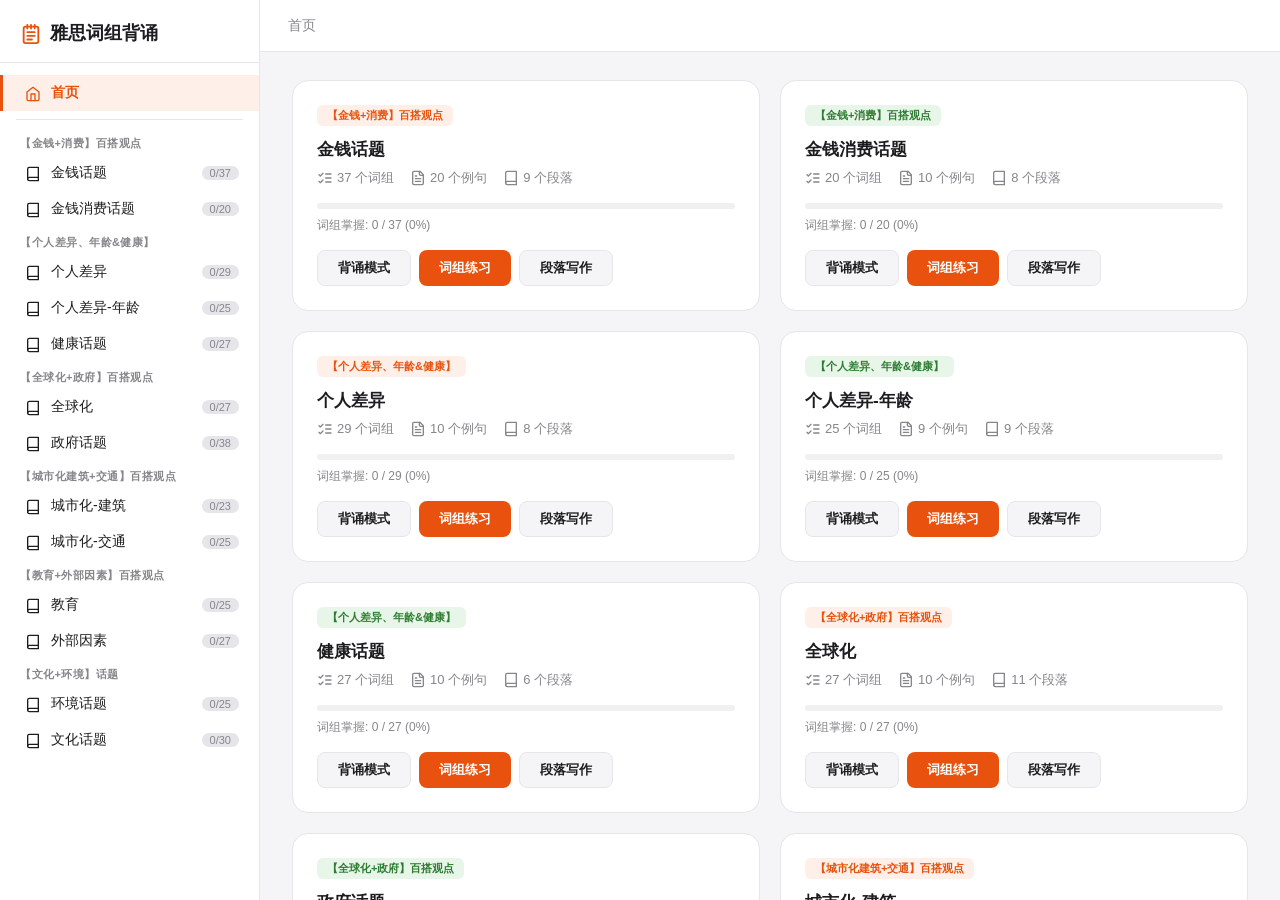
<file: index.html>
<!DOCTYPE html>
<html lang="zh-CN">
<head>
<meta charset="UTF-8">
<meta name="viewport" content="width=device-width, initial-scale=1.0">
<title>雅思词组背诵</title>
<style>
*{margin:0;padding:0;box-sizing:border-box}
html,body{height:100%;font-family:-apple-system,BlinkMacSystemFont,"PingFang SC","Hiragino Sans GB","Microsoft YaHei",sans-serif;background:#f5f5f7;color:#1d1d1f;overflow:hidden}
::selection{background:#e8520e33}
::-webkit-scrollbar{width:6px;height:6px}
::-webkit-scrollbar-track{background:transparent}
::-webkit-scrollbar-thumb{background:#d1d1d6;border-radius:3px}
::-webkit-scrollbar-thumb:hover{background:#a1a1a6}

.app{display:flex;height:100vh}

/* Sidebar */
.sidebar{width:260px;min-width:260px;background:#fff;border-right:1px solid #e5e5ea;display:flex;flex-direction:column;overflow:hidden}
.sidebar-header{padding:20px 20px 16px;border-bottom:1px solid #e5e5ea}
.sidebar-header h1{font-size:18px;font-weight:700;color:#1d1d1f;display:flex;align-items:center;gap:8px}
.sidebar-header h1 .logo{color:#e8520e;font-size:22px}
.sidebar-nav{flex:1;overflow-y:auto;padding:12px 0}
.nav-section{margin-bottom:4px}
.nav-section-title{padding:8px 20px 4px;font-size:11px;font-weight:600;color:#86868b;text-transform:uppercase;letter-spacing:.5px}
.nav-item{display:flex;align-items:center;padding:9px 20px;cursor:pointer;color:#1d1d1f;font-size:14px;transition:all .15s;border-left:3px solid transparent;gap:8px}
.nav-item:hover{background:#f5f5f7}
.nav-item.active{background:#fef0e8;color:#e8520e;border-left-color:#e8520e;font-weight:600}
.nav-item .nav-icon{font-size:16px;width:20px;text-align:center;flex-shrink:0}
.nav-item .nav-label{flex:1;overflow:hidden;text-overflow:ellipsis;white-space:nowrap}
.nav-item .nav-badge{font-size:11px;background:#e5e5ea;color:#86868b;padding:1px 8px;border-radius:10px;font-weight:500}
.nav-item.active .nav-badge{background:#e8520e;color:#fff}
.nav-sub{padding-left:16px}
.nav-sub .nav-item{font-size:13px;padding:7px 20px}
.nav-divider{height:1px;background:#e5e5ea;margin:8px 16px}

/* Main */
.main{flex:1;display:flex;flex-direction:column;overflow:hidden}
.topbar{display:flex;align-items:center;justify-content:space-between;padding:14px 28px;border-bottom:1px solid #e5e5ea;background:#fff;min-height:52px}
.breadcrumb{font-size:14px;color:#86868b}
.breadcrumb span{color:#1d1d1f;font-weight:600}
.topbar-actions{display:flex;gap:8px}
.topbar-actions button{padding:6px 16px;border-radius:8px;font-size:13px;cursor:pointer;transition:all .2s;border:1px solid #e5e5ea;background:#fff;color:#1d1d1f;font-weight:500}
.topbar-actions button:hover{background:#f5f5f7;border-color:#d1d1d6}
.content{flex:1;overflow-y:auto;padding:28px 32px}

/* Dashboard */
.dashboard-title{font-size:26px;font-weight:700;margin-bottom:8px}
.dashboard-subtitle{font-size:15px;color:#86868b;margin-bottom:28px}
.topic-grid{display:grid;grid-template-columns:repeat(auto-fill,minmax(320px,1fr));gap:20px}
.topic-card{background:#fff;border-radius:16px;padding:24px;border:1px solid #e5e5ea;transition:all .25s;cursor:pointer;position:relative;overflow:hidden}
.topic-card:hover{box-shadow:0 4px 20px rgba(0,0,0,.08);transform:translateY(-2px)}
.topic-card .card-tag{display:inline-block;padding:3px 10px;border-radius:6px;font-size:11px;font-weight:600;margin-bottom:12px}
.topic-card .card-tag.money{background:#fef0e8;color:#e8520e}
.topic-card .card-tag.consume{background:#e8f5e9;color:#2e7d32}
.topic-card h3{font-size:17px;font-weight:700;margin-bottom:8px}
.topic-card .card-stats{display:flex;gap:16px;font-size:13px;color:#86868b;margin-bottom:16px}
.topic-card .card-stats span{display:flex;align-items:center;gap:4px}
.progress-bar{width:100%;height:6px;background:#f0f0f0;border-radius:3px;overflow:hidden;margin-bottom:8px}
.progress-fill{height:100%;background:linear-gradient(90deg,#e8520e,#ff8a50);border-radius:3px;transition:width .4s ease}
.progress-text{font-size:12px;color:#86868b}
.card-actions{display:flex;gap:8px;margin-top:16px}
.btn{padding:8px 20px;border-radius:8px;font-size:13px;cursor:pointer;transition:all .2s;border:none;font-weight:600;display:inline-flex;align-items:center;gap:6px}
.btn-primary{background:#e8520e;color:#fff}
.btn-primary:hover{background:#d04a0c}
.btn-secondary{background:#f5f5f7;color:#1d1d1f;border:1px solid #e5e5ea}
.btn-secondary:hover{background:#e5e5ea}
.btn-success{background:#22c55e;color:#fff}
.btn-success:hover{background:#16a34a}
.btn-ghost{background:transparent;color:#86868b;padding:8px 12px}
.btn-ghost:hover{color:#1d1d1f;background:#f5f5f7}
.btn-lg{padding:12px 28px;font-size:15px;border-radius:10px}

/* Practice Container */
.practice-wrap{display:flex;flex-direction:column;align-items:center;justify-content:center;min-height:calc(100vh - 120px);padding:20px}
.practice-card{width:100%;max-width:640px;text-align:center}
.practice-group-label{font-size:13px;color:#86868b;margin-bottom:32px;font-weight:500}
.practice-chinese{font-size:28px;font-weight:700;color:#1d1d1f;margin-bottom:40px;line-height:1.5}
.practice-answer-reveal{font-size:22px;color:#e8520e;font-weight:600;margin-bottom:24px;padding:16px 24px;background:#fef0e8;border-radius:12px;opacity:0;transition:opacity .3s;line-height:1.5}
.practice-answer-reveal.show{opacity:1}
.practice-input-wrap{display:flex;align-items:center;gap:12px;margin-bottom:20px;max-width:500px;margin-left:auto;margin-right:auto}
.practice-input{flex:1;padding:14px 18px;border:2px solid #e5e5ea;border-radius:12px;font-size:17px;outline:none;transition:border-color .2s;color:#1d1d1f;background:#fff;font-family:inherit}
.practice-input:focus{border-color:#e8520e}
.practice-input.correct{border-color:#22c55e;background:#f0fdf4}
.practice-input.wrong{border-color:#ef4444;background:#fef2f2}
.practice-input:disabled{opacity:.5;cursor:not-allowed}
.hint-btn{width:48px;height:48px;border-radius:50%;border:2px solid #e5e5ea;background:#fff;cursor:pointer;display:flex;align-items:center;justify-content:center;transition:all .2s;flex-shrink:0;font-size:20px}
.hint-btn:hover{border-color:#e8520e;background:#fef0e8}
.hint-btn.playing{border-color:#e8520e;background:#fef0e8;animation:pulse .8s ease-in-out infinite}
@keyframes pulse{0%,100%{transform:scale(1)}50%{transform:scale(1.08)}}
.practice-feedback{min-height:32px;font-size:15px;font-weight:600;margin-bottom:8px}
.practice-feedback.correct{color:#22c55e}
.practice-feedback.wrong{color:#ef4444}
.practice-progress-wrap{position:fixed;bottom:0;left:260px;right:0;padding:16px 32px;background:#fff;border-top:1px solid #e5e5ea;display:flex;align-items:center;gap:16px}
.practice-progress-wrap .progress-bar{flex:1;height:4px}
.practice-progress-wrap .progress-text{font-size:13px;color:#86868b;min-width:60px;text-align:right}
.practice-skip{font-size:13px;color:#86868b;cursor:pointer;text-decoration:underline;margin-top:8px}
.practice-skip:hover{color:#1d1d1f}

/* Sentence / Paragraph Writing */
.writing-wrap{max-width:800px;margin:0 auto}
.writing-title{font-size:20px;font-weight:700;margin-bottom:8px}
.writing-subtitle{font-size:14px;color:#86868b;margin-bottom:24px}
.writing-chinese-box{background:#fff;border:1px solid #e5e5ea;border-radius:12px;padding:20px 24px;font-size:16px;line-height:1.8;color:#1d1d1f;margin-bottom:20px}
.writing-textarea{width:100%;min-height:150px;padding:16px 20px;border:2px solid #e5e5ea;border-radius:12px;font-size:16px;line-height:1.8;outline:none;transition:border-color .2s;resize:vertical;font-family:inherit;color:#1d1d1f}
.writing-textarea:focus{border-color:#e8520e}
.writing-actions{display:flex;gap:12px;margin-top:16px;justify-content:center}

/* Diff Result */
.result-wrap{max-width:800px;margin:0 auto}
.result-section{background:#fff;border:1px solid #e5e5ea;border-radius:12px;padding:20px 24px;margin-bottom:16px}
.result-section h3{font-size:14px;font-weight:600;color:#86868b;margin-bottom:12px;text-transform:uppercase;letter-spacing:.5px}
.result-text{font-size:16px;line-height:2;word-wrap:break-word}
.result-text .word-correct{color:#22c55e}
.result-text .word-wrong{color:#ef4444;text-decoration:line-through;background:#fef2f2;padding:1px 3px;border-radius:3px}
.result-text .word-missing{color:#e8520e;background:#fef0e8;padding:1px 3px;border-radius:3px;font-style:italic}
.result-text .word-extra{color:#ef4444;background:#fef2f2;padding:1px 3px;border-radius:3px}
.result-score{text-align:center;margin:24px 0}
.result-score .score-num{font-size:48px;font-weight:700;color:#e8520e}
.result-score .score-label{font-size:14px;color:#86868b;margin-top:4px}
.result-actions{display:flex;gap:12px;justify-content:center;margin-top:20px}

/* Paragraph List */
.para-list{max-width:800px;margin:0 auto}
.para-item{background:#fff;border:1px solid #e5e5ea;border-radius:12px;padding:18px 24px;margin-bottom:12px;cursor:pointer;transition:all .2s;display:flex;align-items:center;gap:16px}
.para-item:hover{box-shadow:0 2px 12px rgba(0,0,0,.06);transform:translateY(-1px)}
.para-item .para-icon{font-size:20px;flex-shrink:0}
.para-item .para-info{flex:1}
.para-item .para-title{font-size:15px;font-weight:600;margin-bottom:4px}
.para-item .para-meta{font-size:12px;color:#86868b}
.para-item .para-status{font-size:12px;font-weight:600;padding:3px 10px;border-radius:6px;flex-shrink:0}
.para-item .para-status.done{background:#f0fdf4;color:#22c55e}
.para-item .para-status.todo{background:#f5f5f7;color:#86868b}

/* Completion Screen */
.completion-wrap{display:flex;flex-direction:column;align-items:center;justify-content:center;min-height:calc(100vh - 120px);text-align:center}
.completion-icon{font-size:64px;margin-bottom:16px}
.completion-title{font-size:24px;font-weight:700;margin-bottom:8px}
.completion-subtitle{font-size:15px;color:#86868b;margin-bottom:24px;max-width:400px;line-height:1.6}
.completion-stats{display:flex;gap:24px;margin-bottom:32px}
.stat-box{background:#fff;border:1px solid #e5e5ea;border-radius:12px;padding:16px 24px;text-align:center}
.stat-box .stat-num{font-size:28px;font-weight:700;color:#e8520e}
.stat-box .stat-label{font-size:12px;color:#86868b;margin-top:4px}

/* Toast */
.toast{position:fixed;bottom:80px;left:50%;transform:translateX(-50%) translateY(20px);background:#1d1d1f;color:#fff;padding:10px 24px;border-radius:10px;font-size:14px;z-index:9999;opacity:0;transition:all .3s;pointer-events:none}
.toast.show{opacity:1;transform:translateX(-50%) translateY(0)}

/* Empty state */
.empty-state{display:flex;flex-direction:column;align-items:center;justify-content:center;height:100%;text-align:center;color:#86868b;padding:40px}
.empty-state .empty-icon{font-size:48px;margin-bottom:16px;opacity:.5}
.empty-state h3{font-size:18px;color:#1d1d1f;margin-bottom:8px}
.empty-state p{font-size:14px;max-width:360px;line-height:1.6}

/* SVG Icon */
.icon-svg{display:inline-block;vertical-align:middle;flex-shrink:0}

/* Memorize Mode */
.memorize-wrap{margin:0 auto;padding:0 8px}
.memo-section-title{font-size:20px;font-weight:700;margin-bottom:20px;padding-bottom:10px;border-bottom:2px solid #e5e5ea}
.memo-group{background:#fff;border:1px solid #e5e5ea;border-radius:16px;padding:32px 40px;margin-bottom:20px}
.memo-group-label{font-size:13px;font-weight:600;color:#86868b;margin-bottom:16px;text-transform:uppercase;letter-spacing:.5px}
.memo-phrase-row{display:flex;align-items:baseline;gap:24px;padding:10px 0;border-bottom:1px solid #f0f0f0}
.memo-phrase-row:last-child{border-bottom:none}
.memo-phrase-cn{flex:1;font-size:20px;color:#1d1d1f;font-weight:600}
.memo-phrase-en{flex:1;font-size:20px;color:#e8520e;font-weight:500}
.memo-sentence{margin-top:20px;padding-top:20px;border-top:1px dashed #e5e5ea}
.memo-sentence-label{font-size:13px;font-weight:600;color:#86868b;margin-bottom:10px;text-transform:uppercase;letter-spacing:.5px}
.memo-sentence-cn{font-size:17px;color:#1d1d1f;line-height:1.8;margin-bottom:6px}
.memo-sentence-en{font-size:17px;color:#555;line-height:1.8;font-style:italic}
.memo-para{background:#fff;border:1px solid #e5e5ea;border-radius:16px;padding:32px 40px;margin-bottom:20px}
.memo-para-title{font-size:18px;font-weight:700;color:#1d1d1f;margin-bottom:6px}
.memo-para-type{font-size:13px;font-weight:600;color:#86868b;margin-bottom:16px}
.memo-para-cn{font-size:17px;color:#1d1d1f;line-height:1.9;margin-bottom:16px;padding:16px 20px;background:#fafafa;border-radius:10px}
.memo-para-en{font-size:17px;color:#333;line-height:2.1}
.memo-nav{display:flex;align-items:center;justify-content:center;gap:24px;margin-bottom:24px}
.memo-nav-btn{width:44px;height:44px;border-radius:50%;border:1px solid #e5e5ea;background:#fff;cursor:pointer;display:flex;align-items:center;justify-content:center;transition:all .15s;color:#1d1d1f;flex-shrink:0}
.memo-nav-btn:first-child svg{transform:rotate(180deg)}
.memo-nav-btn:hover:not(:disabled){background:#fef0e8;border-color:#e8520e;color:#e8520e}
.memo-nav-btn:disabled{opacity:.3;cursor:not-allowed}
.memo-nav-label{font-size:17px;font-weight:600;color:#1d1d1f;min-width:120px;text-align:center}
.phrase-hl{background:#fef0e8;border-bottom:2px solid #e8520e;padding:1px 2px;border-radius:2px}
.user-hl{background:#fff3b0;border-bottom:2px solid #e6c200;padding:1px 2px;border-radius:2px;cursor:pointer}
.user-hl:hover{background:#ffe566}
.hl-popup{position:fixed;display:none;background:#1d1d1f;color:#fff;border-radius:8px;padding:4px 6px;z-index:9999;box-shadow:0 4px 16px rgba(0,0,0,.25);cursor:pointer;font-size:13px;font-weight:500;line-height:1;white-space:nowrap;user-select:none}
.hl-popup::after{content:'';position:absolute;left:50%;bottom:-5px;transform:translateX(-50%);border-left:5px solid transparent;border-right:5px solid transparent;border-top:5px solid #1d1d1f}
.hl-popup svg{vertical-align:middle;margin-right:4px}

/* Marked Words */
.mw-topbar{display:flex;align-items:center;justify-content:space-between;margin-bottom:20px;gap:12px;flex-wrap:wrap}
.mw-group-tabs{display:flex;gap:6px;flex-wrap:wrap;flex:1}
.mw-group-tab{padding:6px 16px;border-radius:8px;font-size:13px;cursor:pointer;border:1px solid #e5e5ea;background:#fff;color:#1d1d1f;font-weight:500;transition:all .15s;white-space:nowrap}
.mw-group-tab:hover{background:#f5f5f7}
.mw-group-tab.active{background:#e8520e;color:#fff;border-color:#e8520e}
.mw-group-tab.add-grp{border-style:dashed;color:#86868b}
.mw-group-tab.add-grp:hover{border-color:#e8520e;color:#e8520e}
.mw-actions{display:flex;align-items:center;gap:8px;flex-shrink:0}
.mw-actions label{font-size:13px;color:#86868b;display:flex;align-items:center;gap:4px;cursor:pointer;user-select:none}
.mw-grid{display:grid;grid-template-columns:repeat(4,1fr);gap:14px}
@media(max-width:1100px){.mw-grid{grid-template-columns:repeat(3,1fr)}}
@media(max-width:800px){.mw-grid{grid-template-columns:repeat(2,1fr)}}
.mw-card{background:#fff;border:1px solid #e5e5ea;border-radius:12px;padding:16px 18px;position:relative;transition:all .15s}
.mw-card:hover{box-shadow:0 2px 12px rgba(0,0,0,.06)}
.mw-card.selected{border-color:#e8520e;background:#fef8f4}
.mw-card-top{display:flex;align-items:flex-start;justify-content:space-between;margin-bottom:8px}
.mw-card-check{width:18px;height:18px;accent-color:#e8520e;cursor:pointer;margin-top:2px;flex-shrink:0}
.mw-card-menu{background:none;border:none;cursor:pointer;padding:2px 4px;color:#86868b;border-radius:4px;transition:all .15s;flex-shrink:0}
.mw-card-menu:hover{background:#f0f0f0;color:#1d1d1f}
.mw-card-en{font-size:16px;font-weight:700;color:#1d1d1f;margin-bottom:6px;line-height:1.4;word-break:break-word}
.mw-card-cn{font-size:13px;color:#e8520e;cursor:pointer;min-height:20px;line-height:1.4;word-break:break-word}
.mw-card-cn:hover{text-decoration:underline}
.mw-card-cn-input{width:100%;padding:4px 8px;border:1px solid #e8520e;border-radius:6px;font-size:13px;color:#e8520e;outline:none;font-family:inherit}
.mw-card-cn-empty{font-style:italic;color:#ccc}
.mw-dropdown{position:absolute;right:8px;top:36px;background:#fff;border:1px solid #e5e5ea;border-radius:10px;box-shadow:0 8px 24px rgba(0,0,0,.12);z-index:100;min-width:140px;overflow:hidden;animation:fadeIn .12s}
@keyframes fadeIn{from{opacity:0;transform:translateY(-4px)}to{opacity:1;transform:translateY(0)}}
.mw-dropdown-item{padding:9px 16px;font-size:13px;cursor:pointer;display:flex;align-items:center;gap:8px;color:#1d1d1f;transition:background .1s}
.mw-dropdown-item:hover{background:#f5f5f7}
.mw-dropdown-item.danger{color:#ef4444}
.mw-dropdown-item.danger:hover{background:#fef2f2}
.mw-dropdown-divider{height:1px;background:#e5e5ea;margin:2px 0}
.mw-empty{text-align:center;padding:60px 20px;color:#86868b}
.mw-empty-icon{font-size:40px;margin-bottom:12px;opacity:.4}
.mw-empty h3{font-size:16px;color:#1d1d1f;margin-bottom:6px;font-weight:600}
.mw-empty p{font-size:13px;max-width:300px;margin:0 auto;line-height:1.5}
.mw-tab-bar{display:flex;gap:0;margin-bottom:24px;border-bottom:2px solid #e5e5ea}
.mw-tab{padding:10px 20px;font-size:14px;font-weight:500;cursor:pointer;color:#86868b;border-bottom:2px solid transparent;margin-bottom:-2px;transition:all .15s}
.mw-tab:hover{color:#1d1d1f}
.mw-tab.active{color:#e8520e;border-bottom-color:#e8520e;font-weight:600}
.mw-record-table{width:100%;border-collapse:collapse;background:#fff;border-radius:12px;overflow:hidden;border:1px solid #e5e5ea}
.mw-record-table th{background:#fafafa;padding:12px 16px;font-size:12px;font-weight:600;color:#86868b;text-align:left;text-transform:uppercase;letter-spacing:.3px;border-bottom:1px solid #e5e5ea}
.mw-record-table td{padding:12px 16px;font-size:14px;border-bottom:1px solid #f0f0f0;vertical-align:top}
.mw-record-table tr:last-child td{border-bottom:none}
.mw-record-table .wrong-list{display:flex;flex-wrap:wrap;gap:4px}
.mw-record-table .wrong-tag{background:#fef2f2;color:#ef4444;padding:2px 8px;border-radius:4px;font-size:12px}
.mw-record-table .btn-sm{padding:4px 12px;font-size:12px;border-radius:6px}
.mw-record-empty{text-align:center;padding:32px;color:#86868b;font-size:14px}
</style>
</head>
<body>

<div class="app">
  <div class="sidebar">
    <div class="sidebar-header">
      <h1><span class="logo"><svg class="icon-svg" width="22" height="22" viewBox="0 0 24 24" fill="none" stroke="currentColor" stroke-width="2" stroke-linecap="round" stroke-linejoin="round"><path d="M8 2v4"/><path d="M12 2v4"/><path d="M16 2v4"/><rect x="4" y="4" width="16" height="18" rx="2"/><path d="M8 10h8"/><path d="M8 14h8"/><path d="M8 18h5"/></svg></span> 雅思词组背诵</h1>
    </div>
    <div class="sidebar-nav" id="sidebarNav"></div>
  </div>
  <div class="main">
    <div class="topbar" id="topbar">
      <div class="breadcrumb" id="breadcrumb">首页</div>
      <div class="topbar-actions" id="topbarActions"></div>
    </div>
    <div class="content" id="content"></div>
  </div>
</div>
<div class="toast" id="toast"></div>
<div class="hl-popup" id="hlPopup"><svg width="14" height="14" viewBox="0 0 24 24" fill="none" stroke="currentColor" stroke-width="2" stroke-linecap="round" stroke-linejoin="round"><path d="M12 20h9"/><path d="M16.5 3.5a2.12 2.12 0 0 1 3 3L7 19l-4 1 1-4Z"/></svg>高亮</div>

<script>
// ===== SVG ICON SYSTEM =====
const ICONS = {
  home:'<path d="M3 9l9-7 9 7v11a2 2 0 0 1-2 2H5a2 2 0 0 1-2-2z"/><polyline points="9 22 9 12 15 12 15 22"/>',
  book:'<path d="M4 19.5A2.5 2.5 0 0 1 6.5 17H20"/><path d="M6.5 2H20v20H6.5A2.5 2.5 0 0 1 4 19.5v-15A2.5 2.5 0 0 1 6.5 2z"/>',
  pencil:'<path d="M17 3a2.85 2.83 0 1 1 4 4L7.5 20.5 2 22l1.5-5.5Z"/><path d="m15 5 4 4"/>',
  fileText:'<path d="M15 2H6a2 2 0 0 0-2 2v16a2 2 0 0 0 2 2h12a2 2 0 0 0 2-2V7Z"/><path d="M14 2v4a2 2 0 0 0 2 2h4"/><path d="M10 9H8"/><path d="M16 13H8"/><path d="M16 17H8"/>',
  listChecks:'<path d="m3 17 2 2 4-4"/><path d="m3 7 2 2 4-4"/><path d="M13 6h8"/><path d="M13 12h8"/><path d="M13 18h8"/>',
  volume:'<polygon points="11 5 6 9 2 9 2 15 6 15 11 19 11 5"/><path d="M15.54 8.46a5 5 0 0 1 0 7.07"/><path d="M19.07 4.93a10 10 0 0 1 0 14.14"/>',
  circleCheck:'<path d="M22 11.08V12a10 10 0 1 1-5.93-9.14"/><path d="m9 11 3 3L22 4"/>',
  circle:'<circle cx="12" cy="12" r="10"/>',
  trophy:'<path d="M6 9H4.5a2.5 2.5 0 0 1 0-5H6"/><path d="M18 9h1.5a2.5 2.5 0 0 0 0-5H18"/><path d="M4 22h16"/><path d="M10 14.66V17c0 .55-.47.98-.97 1.21C7.85 18.75 7 20 7 22"/><path d="M14 14.66V17c0 .55.47.98.97 1.21C16.15 18.75 17 20 17 22"/><path d="M18 2H6v7a6 6 0 0 0 12 0V2Z"/>',
  mic:'<path d="M12 2a3 3 0 0 0-3 3v7a3 3 0 0 0 6 0V5a3 3 0 0 0-3-3Z"/><path d="M19 10v2a7 7 0 0 1-14 0v-2"/><line x1="12" x2="12" y1="19" y2="22"/>',
  penLine:'<path d="M12 20h9"/><path d="M16.5 3.5a2.12 2.12 0 0 1 3 3L7 19l-4 1 1-4Z"/>',
  eye:'<path d="M2 12s3-7 10-7 10 7 10 7-3 7-10 7-10-7-10-7Z"/><circle cx="12" cy="12" r="3"/>',
  fileEdit:'<path d="M4 13.5V4a2 2 0 0 1 2-2h8.5L20 7.5V20a2 2 0 0 1-2 2h-5.5"/><polyline points="14 2 14 8 20 8"/><path d="M10.42 12.61a2.1 2.1 0 1 1 2.97 2.97L8 21l-4 1 1-4Z"/>',
  tag:'<path d="M12 2H2v10l9.29 9.29c.94.94 2.48.94 3.42 0l6.58-6.58c.94-.94.94-2.48 0-3.42L12 2Z"/><path d="M7 7h.01"/>',
  trash:'<path d="M3 6h18"/><path d="M19 6v14c0 1-1 2-2 2H7c-1 0-2-1-2-2V6"/><path d="M8 6V4c0-1 1-2 2-2h4c1 0 2 1 2 2v2"/><line x1="10" x2="10" y1="11" y2="17"/><line x1="14" x2="14" y1="11" y2="17"/>',
  moreV:'<circle cx="12" cy="12" r="1"/><circle cx="12" cy="5" r="1"/><circle cx="12" cy="19" r="1"/>',
  arrowRight:'<path d="M5 12h14"/><path d="m12 5 7 7-7 7"/>'
};
function icon(name, size) {
  size = size || 16;
  return '<svg class="icon-svg" width="'+size+'" height="'+size+'" viewBox="0 0 24 24" fill="none" stroke="currentColor" stroke-width="2" stroke-linecap="round" stroke-linejoin="round">'+(ICONS[name]||'')+'</svg>';
}

// =====================================================================
// DATA SECTION
// To add content from a new PDF, append a new object to the BOOKS array.
// Each book: { id, title, topics: [{ id, title, groups: [...], paragraphs: [...] }] }
// Each group: { phrases: [{cn, en}], sentenceCn, sentenceEn }
// Each paragraph: { title, type:'part3'|'essay', cn, en }
// =====================================================================
const BOOKS = [
{
  id: "mc",
  title: "【金钱+消费】百搭观点",
  topics: [
  {
    id: "money",
    title: "金钱话题",
    groups: [
      {phrases:[{cn:"生活在经济困难时期",en:"Living in tough economic times"},{cn:"确保找到工作",en:"Secure employment"}],sentenceCn:"人们发现，在经济困难时期，找到工作特别困难。",sentenceEn:"People find it difficult to secure employment, especially during tough economic times."},
      {phrases:[{cn:"生活在经济不稳的时代",en:"Living in times of economic uncertainty"},{cn:"竞争非常激烈",en:"Competition is fierce"}],sentenceCn:"就业市场的竞争变得异常激烈，尤其是在经济不稳的时期。",sentenceEn:"The competition in the job market has become extremely fierce, particularly in periods of economic uncertainty."},
      {phrases:[{cn:"生活在一个高度竞争的世界中",en:"Live in a highly competitive world"},{cn:"找到高薪工作",en:"Land a well-paying job"}],sentenceCn:"在如此竞争激烈的世界中，找到一份高薪工作并不容易。",sentenceEn:"In such a highly competitive world, it's not easy to land a well-paying job."},
      {phrases:[{cn:"提高工作保障",en:"enhance job security"},{cn:"获得高薪",en:"Earn a high salary"}],sentenceCn:"通过努力工作，人们希望提高工作保障并获得高薪。",sentenceEn:"By working hard, people hope to enhance their job security and earn a high salary."},
      {phrases:[{cn:"提高就业前景",en:"Improve job prospects"},{cn:"被顶尖大学录取",en:"Get admitted to a top university"}],sentenceCn:"进入顶尖大学可以显著提高一个人的就业前景。",sentenceEn:"Getting admitted to a top university can significantly improve one's job prospects."},
      {phrases:[{cn:"脱颖而出",en:"Stand out"}],sentenceCn:"在竞争激烈的世界中，脱颖而出变得越来越困难。",sentenceEn:"It's increasingly difficult to stand out in a highly competitive world."},
      {phrases:[{cn:"加班工作",en:"Work overtime"}],sentenceCn:"加班已成为职场的常态。",sentenceEn:"Working overtime has become the norm in the workplace."},
      {phrases:[{cn:"工作到深夜",en:"Work late into the night"},{cn:"满足客户的期望",en:"Meet the expectations of clients"}],sentenceCn:"人们为了满足客户的期望，熬夜工作很常见。",sentenceEn:"It is not unusual for people to work late into the night to meet the expectations of clients."},
      {phrases:[{cn:"接受培训",en:"Receive training"},{cn:"促进个人发展",en:"Foster personal growth"}],sentenceCn:"接受职业培训可以促进个人发展。",sentenceEn:"Receiving job training can foster personal growth."},
      {phrases:[{cn:"实现工作与生活的平衡",en:"Strike a work-life balance"}],sentenceCn:"人们在实现工作与生活的平衡方面越来越困难。",sentenceEn:"It's becoming increasingly challenging for people to strike a work-life balance."},
      {phrases:[{cn:"熬夜学习",en:"Study late into the night"},{cn:"专注于学习",en:"Focus on studies"}],sentenceCn:"学生熬夜学习很常见，他们的父母鼓励他们专注于学习。",sentenceEn:"It is not unusual for students to study late into the night. Their parents encourage them to focus on their studies."},
      {phrases:[{cn:"做作业",en:"Do homework"},{cn:"提高考试成绩",en:"Improve exam grades"}],sentenceCn:"学生感到有必要阅读额外的书籍并完成额外的作业，这可以帮助他们提高考试成绩。",sentenceEn:"Students feel compelled to read extra books and do extra homework. This can help them improve exam grades."},
      {phrases:[{cn:"节省时间",en:"Save time"},{cn:"不吃饭",en:"Skip meals"}],sentenceCn:"有时人们选择不吃饭来节省时间。",sentenceEn:"Sometimes people choose to skip meals in order to save time."},
      {phrases:[{cn:"获得加薪",en:"get a pay rise"},{cn:"提高生活水平",en:"Improve the standard of living"}],sentenceCn:"许多人通过努力工作来争取加薪。这有助于提高生活水平。",sentenceEn:"Many people try to get a pay rise by working hard. This can help improve the standard of living."},
      {phrases:[{cn:"提高工资",en:"Raising one's salary"},{cn:"提升工作满意度",en:"Improve job satisfaction"}],sentenceCn:"提高工资无疑可以帮助提升工作满意度。",sentenceEn:"Raising one's salary can definitely help improve job satisfaction."},
      {phrases:[{cn:"给雇主留下深刻印象",en:"Impress employers"},{cn:"获得晋升",en:"Gain a promotion"}],sentenceCn:"许多人努力工作是为了给雇主留下深刻印象，这样他们更有可能获得晋升。",sentenceEn:"Many people work diligently in order to impress employers so they are likely to gain a promotion."},
      {phrases:[{cn:"事业成功",en:"Have a successful career"},{cn:"让人生有意义",en:"Lead a rewarding life"}],sentenceCn:"许多人希望事业成功，这无疑可以让他们人生有意义。",sentenceEn:"Many people want to have a successful career. This can definitely help them lead a rewarding life."},
      {phrases:[{cn:"过着忙碌的生活",en:"Lead a busy life"},{cn:"保持健康的睡眠习惯",en:"Maintain a healthy sleep routine"}],sentenceCn:"许多勤奋工作的人很难维持健康的睡眠规律。可以说，忙碌的生活会导致健康问题。",sentenceEn:"Many hard-working people struggle to maintain a healthy sleep routine. It is fair to say that leading a busy life can cause health problems."},
      {phrases:[{cn:"过着繁忙的生活",en:"Lead a hectic life"},{cn:"忽视生活的其他方面",en:"Ignore other aspects of life"}],sentenceCn:"如今，人们过着忙碌的生活很常见。他们往往忽视生活的其他方面。",sentenceEn:"It is not unusual for people to lead a hectic life nowadays. They tend to ignore other aspects of life."},
      {phrases:[{cn:"适应快节奏的世界",en:"Adapt to a fast-paced world"},{cn:"平衡工作与个人生活",en:"Balance work and personal life"}],sentenceCn:"人们几乎不可能平衡工作和个人生活。他们努力适应快节奏的世界。",sentenceEn:"It is virtually impossible for people to balance work and personal life. They struggle to adapt to a fast-paced world."}
    ],
    paragraphs: [
      {title:"Do people who can manage time become successful more easily?",type:"part3",cn:"熟悉并适应了节省时间技能的人拥有竞争优势，可以在学习或工作中取得成功。在当今竞争激烈的世界里，生活节奏加快，个人每天都要处理大量任务。高效的时间管理使他们能够比其他人更快地完成任务，从而提供竞争优势。例如，比竞争对手更快地回应客户的询问和投诉可以显著提高客户满意度，有助于获得更多的合同。这肯定能够帮助他们在职业生涯中取得成功，并使他们能够获得更高的收入。",en:"People who are familiar with and have adapted time-saving skills possess competitive advantages that can lead to success in their studies or work. In today's highly competitive world, the pace of life has accelerated, and individuals are overwhelmed with numerous tasks daily. Efficient time management allows them to complete tasks faster than others, providing a competitive edge. For instance, responding to customers' inquiries and complaints more quickly than competitors can significantly improve customer satisfaction, helping to secure more contracts. This can definitely help them achieve success in their professional lives and enable them to earn a higher income."},
      {title:"Are you often busy?",type:"part3",cn:"是的，我每天都非常忙碌。我想在中国，大多数人也都是这样。正如你所知，我们生活在一个竞争激烈的世界，技术创新不断推动着各行各业的变化。人们必须非常努力地工作才能保住工作，并跟上这些变化。每天努力工作以在竞争中生存是很常见的。例如，即使是管理人员也必须工作到深夜、长时间工作、出差、参加研讨会或接受额外培训，以了解行业趋势并及时满足雇主或客户的需求。这大大减少了用于生活其他方面的时间，例如花时间陪伴家人或定期锻炼。",en:"Yes, I'm extremely busy every day, and I think it's the same for most people in China. As you know, we live in a highly competitive world where technological innovations constantly drive changes across various industries. People have to work very hard to secure employment and stay up to date with these changes. It's common for individuals to work hard every day to survive competition. For example, even managers have to work late into the night, work long hours, go on business trips, attend workshops, or receive extra training to keep up with industry trends and promptly meet the demands of employers or clients. This has significantly reduced the time available for other aspects of life, such as spending quality time with family or exercising regularly."},
      {title:"What kind of pressure do people may experience at work?",type:"part3",cn:"人们在工作中面临的主要压力是表现出色并满足客户、上级、同事以及其他的期望。在当今竞争激烈的世界中，企业努力在市场中生存。这迫使员工极其努力地工作，以最大限度地提高生产并及时满足需求。例如，人们经常工作到深夜以完成客户订单并确保回头生意，因为客户满意度至关重要。然而，这种压力往往会导致其他形式的压力，例如维持健康工作与生活平衡的挑战。",en:"The primary pressure people face in the workplace is the pressure to perform well and meet the expectations of clients, superiors, colleagues, and others. In today's highly competitive world, businesses strive to survive in the market. This pushes employees to work extremely hard to maximize productivity and meet demands promptly. For instance, it's common for people to work late into the night to fulfill client orders and ensure repeat business, as customer satisfaction is crucial. However, this pressure often leads to other forms of stress, such as the challenge of maintaining a healthy work-life balance."},
      {title:"Why do people have a competitive mindset nowadays?",type:"part3",cn:"人们之所以有竞争心态，主要是因为在竞争激烈的世界中生存极为困难。如今，人口增长、快速的技术变革和经济衰退等多种因素导致了竞争水平的提高。人们很难过上体面的生活并找到一份薪水不错的工作。人们必须非常努力地工作，以建立竞争优势，从而超越他人、脱颖而出。例如，现在很多年轻人晚上参加在线课程来提升学历和保持与技术进步同步的情况并不少见。这使他们能够将先进技术融入到工作中，从而比同龄人工作得更快、效率更高。只有这样，他们才能赚到足够的钱来支付生活开支，追求体面的生活质量。",en:"People have a competitive mentality primarily because it is extremely difficult for them to survive in a competitive world. It is true that nowadays, many factors such as population growth, rapid technological change, and economic recessions have led to a higher level of competition. It has become hard for people to make a decent living and secure a well-paying job. People have to work extremely hard to build competitive advantages so that they can outperform others and stand out. For example, it is not unusual for many young people nowadays to attend online courses at night to improve their academic qualifications and stay updated with technological advancements. This allows them to integrate advanced technology into their work, enabling them to work faster and achieve higher productivity than their peers. Only in this way can they earn enough money to cover living expenses and pursue a decent quality of life."},
      {title:"What benefits are there when working for big companies?",type:"part3",cn:"在大公司工作的主要好处是有可能保证收入稳定，尤其是在经济困难时期，由于高失业率和不断上涨的生活成本，获得工作机会可能很困难。然而，大公司通常拥有强大的品牌、相当大的市场份额和雄厚的财力。这些优势使它们能够开发新产品、改进服务并保持其竞争优势。因此，大公司有可能留住员工并为员工提供更高的薪水。例如，许多著名的电子商务巨头都以每年向其员工支付极高的收入而闻名。一份体面的薪水不仅有助于个人维持和提高他们的生活水平，还可以提高他们的生活满意度。",en:"The main benefit of working for large companies is the potential for job security and financial stability—especially in today's tough economic times, where securing employment can be difficult due to high unemployment rates and the ever-rising cost of living. Large companies, however, often have strong brands, large market shares, and significant financial resources. These advantages enable them to develop new products, improve services, and maintain their competitive edge. As a result, large companies are more likely to retain employees and offer them higher salaries. For instance, many well-known e-commerce giants are renowned for paying their employees extremely high incomes annually. A decent salary not only helps individuals sustain and improve their standard of living but also raises their life satisfaction."},
      {title:"Pressure on school and university students (Body A)",type:"essay",cn:"迫使学生努力学习是一种积极的发展，因为学生可以获取更多的知识并在就业市场中获得一些竞争优势。在工作的世界里竞争是激烈的，只有受过良好教育的人才有机会在未来找到工作。如果他们从小就被迫长时间学习，做作业，参加辅导和做模拟测试，他们就会加深对不同学科的理解并获得优异的成绩。他们的学业表现为更高层次的教育铺平了道路，并改善了就业前景，从而获得经济保障和体面的生活质量。",en:"Pushing students to study harder is a positive development since students can acquire more knowledge and gain some competitive advantages in the job market. The competition is intense in the world of work and only well-educated people have a good chance of securing a job in the future, as they have knowledge and skills to handle a great variety of tasks. If they are pressured to study long hours from a young age, including doing homework, attending tutorials and doing practice tests, they deepen their understanding of different subjects and gain impressive grades. Their academic performance paves way for higher levels of education and improves job prospects, leading to financial security and a decent quality of life."},
      {title:"Pressure on school and university students (Body B)",type:"essay",cn:"另一方面，迫使学生努力学习可能会阻碍他们的全面发展，因为他们可能无法培养出有益于生活各个方面的艺术技能。当学生把所有的时间和精力都花在实现学业目标上，而忽视了其他生活领域时，就会发生这种情况。因此，他们可能没有时间进行体育活动，从而导致视力受损、肥胖和背痛等健康问题。此外，缺乏对音乐和艺术等课外活动的参与会限制他们积极引导负面情绪的能力，影响他们的心理和情绪健康。对学术任务的强调也会减少他们对社交活动和小组工作的参与，损害他们的社交技能，并可能导致孤立感。不培养多种技能的人可能难以独立应对现代世界的需求。",en:"On the other hand, pressuring students to study hard can hinder their holistic development, as they may fail to develop artistic skills that benefit various aspects of life. This occurs when students devote all their time and energy to achieving academic goals, neglecting other life areas. Consequently, they may not have time for physical activities, leading to health issues such as impaired vision, obesity, and back pain. Additionally, a lack of engagement in extracurricular activities like music and art can limit their ability to channel negative emotions positively, affecting their mental and emotional well-being. The emphasis on academic tasks can also reduce their participation in social activities and group work, impairing their social skills and potentially leading to feelings of isolation. Individuals who do not cultivate a diverse range of skills may struggle to cope with the demands of the modern world independently."},
      {title:"Many people fail to achieve a balance (Causes)",type:"essay",cn:"人们发现很难实现工作与生活的平衡，主要是因为他们试图在一个竞争激烈的世界中生存。人口增长、经济衰退和快速的技术变革导致就业市场竞争加剧，使个人难以获得长期就业。因此，许多人长时间工作以满足雇主和客户的期望，确保他们能够保住自己的职位。例如，员工经常每天参加大量的商务会议讨论工作相关事务，并工作到深夜以处理订单和满足客户需求。此外，许多人参加额外的课程、研讨会和培训以磨练技能和建立专业知识，使他们能够更高效地工作。这些活动非常耗时，几乎没有时间用于生活的其他重要方面，如休闲、家庭和社交。",en:"People find it difficult to achieve a work-life balance primarily because they try to survive in a highly competitive world. Population growth, economic downturns, and rapid technological changes have led to increased competition in the job market, making it challenging for individuals to secure long-term employment. As a result, many people work long hours to meet the expectations of employers and clients, ensuring they can retain their positions. For example, employees often attend numerous business meetings daily to discuss work-related matters, and work late into the night to address orders and satisfy customer demands. Additionally, many individuals take extra courses, attend workshops, and undergo training to sharpen their skills and build expertise, enabling them to work more efficiently and effectively. These activities are highly time-consuming, leaving little time for other important aspects of life, such as leisure, family, and socialization."},
      {title:"Many people fail to achieve a balance (Solutions)",type:"essay",cn:"为了解决这个问题，个人有必要明确自己的优先事项，并拓宽对实现生活幸福的视野。许多人过度投入工作，因为他们的动力是赚取高薪和追求物质财富，这往往需要过度工作。然而，他们应该认识到，幸福可以来自多种来源，例如过更简单的生活、与家人共度美好时光，或参加社区志愿活动帮助有需要的人。参与这些活动可以培养成就感、社会认可和肯定。这种关注点的转变可以减少对物质财富的需求，帮助人们避免因忙碌、过度工作的生活方式而常常产生的健康问题、压力和孤立感。",en:"To address this issue, it is necessary for individuals to set their priorities straight and broaden their perspective on achieving happiness in life. Many people overcommit to their work lives because they are motivated by the goal of earning a high salary and pursuing material wealth, which often requires overworking. However, they should recognize that happiness can be derived from diverse sources, such as leading a simpler life, spending quality time with family, or volunteering in community activities to help those in need. Engaging in such activities can foster a sense of fulfillment, social recognition, and validation. This shift in focus can reduce the demand for material wealth, helping people avoid the health problems, stress, and feelings of isolation that often arise from a busy, overworked lifestyle."}
    ]
  },
  {
    id: "consume",
    title: "金钱消费话题",
    groups: [
      {phrases:[{cn:"做出明智的购买决策",en:"Make well-informed buying decisions"}],sentenceCn:"广告使消费者能够做出明智的购买决定。",sentenceEn:"Advertising enables consumers to make well-informed buying decisions."},
      {phrases:[{cn:"变得在意成本",en:"Become cost-conscious"},{cn:"提供性价比高的产品",en:"Offer good value for money"}],sentenceCn:"人们对价格变得敏感。他们更喜欢购买性价比高的产品。",sentenceEn:"People have become cost-conscious. They prefer to buy products that offer good value for money."},
      {phrases:[{cn:"精打细算过日子",en:"Live on tight budgets"},{cn:"最能满足需求",en:"Best meet needs"}],sentenceCn:"人们精打细算过日子。他们倾向于购买最能满足自己需求的产品。",sentenceEn:"People live on tight budgets. They tend to buy products that best meet their needs."},
      {phrases:[{cn:"提高销售额",en:"Increase sales"},{cn:"赚取利润",en:"Make profits"}],sentenceCn:"广告可能会提高销售额。这有助于公司赚取更多的利润。",sentenceEn:"Advertising is likely to increase sales. This helps companies make more profits."},
      {phrases:[{cn:"增加消费者支出",en:"Increase consumer spending"},{cn:"推动经济增长",en:"Drive economic growth"}],sentenceCn:"增加的消费者支出在推动经济增长方面起着重要作用。",sentenceEn:"Increased consumer spending plays a significant role in driving economic growth."},
      {phrases:[{cn:"接触广告",en:"Exposed to advertising"},{cn:"影响对美的看法",en:"Affect the perception of beauty"}],sentenceCn:"人们每天都在接触广告。这对他们的审美观有直接影响。",sentenceEn:"People are exposed to advertising every day. This has a direct impact on their perception of beauty."},
      {phrases:[{cn:"在美容产品上大笔消费",en:"Spend heavily on beauty products"},{cn:"进行整容手术",en:"Have plastic surgeries"},{cn:"让自己更漂亮",en:"improve appearance"}],sentenceCn:"人们在美容产品、化妆品甚至整形手术上大笔消费。这些方法可能有助于改善外貌。",sentenceEn:"People spend heavily on beauty products, cosmetics or even plastic surgeries. These methods may help improve appearance."},
      {phrases:[{cn:"生活在消费驱动的社会",en:"Live in a consumer-driven society"},{cn:"进行不必要的消费",en:"Make unnecessary purchases"}],sentenceCn:"当今的年轻人生活在消费驱动的社会。他们往往会进行不必要的消费。",sentenceEn:"Young people today live in a consumer-driven society. They tend to make unnecessary purchases."},
      {phrases:[{cn:"变得物质化",en:"Become materialistic"},{cn:"财富最大化",en:"Maximise wealth"}],sentenceCn:"如今，许多人变得越来越物质化。他们努力将自己的财富最大化。",sentenceEn:"Many people have become materialistic nowadays. They try to maximise their wealth."},
      {phrases:[{cn:"推广奢侈品",en:"Promote luxury items"},{cn:"在象征地位的物品上过度消费",en:"Overspend on status symbols"}],sentenceCn:"名人在推广奢侈品方面起着关键作用。他们影响着年轻人，在象征地位的物品上过度消费。",sentenceEn:"Celebrities play a critical role in promoting luxury items. They influence young people to overspend on status symbols."}
    ],
    paragraphs: [
      {title:"How do advertisements influence children?",type:"part3",cn:"广告对儿童的世界观有着显著的影响。商家通常每天用广告轰炸他们，以此作为促使人们重复购买的策略。广告经常将某些产品描绘成年轻人应该遵循的社会规范。孩子们可能会觉得，如果不购买广告宣传的产品，他们会感到有缺憾，或者难以融入同龄人。例如，广告可能会将某些游戏描绘成在孩子们中很受欢迎，这使得孩子们觉得有必要购买这些游戏，以便与朋友们有共同的谈资。这给孩子们造成了巨大的商业压力。随着时间的推移，这可能会导致一种日益物质主义的心态，因为孩子们会将开心与购买物品联系起来。",en:"Advertisements have a significant influence on children's perceptions of the world. Businesses often bombard them with ads daily as part of their strategy to promote repeated purchases. Advertisements often portray certain products as social norms that young people should conform to. Children may feel that if they don't buy the advertised products, they will feel inadequate or struggle to fit in with their peers. For example, advertisements might depict certain games as being popular among kids, making children feel compelled to buy those games to have common talking points with their friends. This creates enormous commercial pressure on children. Over time, this could lead to an increasingly materialistic mindset, as children associate happiness with purchasing items."},
      {title:"Should advertising aimed at kids be prohibited?",type:"part3",cn:"我不认为禁止所有针对儿童的广告是合适的。确实，市场上充斥着各种品牌，以满足不同的消费者需求。人们生活繁忙，往往缺乏时间去彻底研究所有可用的选项。广告可以提供有价值的信息，帮助消费者做出明智的决定。例如，如果孩子们想学习外语，市面上就有无数的材料和书籍可供选择。广告可以帮助家长们辨别出最适合孩子水平和特定需求的资源。这可以帮助避免做出错误决定造成的经济损失和挫败感。",en:"I don't think it is appropriate to ban all advertisements targeted at children. It is true that the market is flooded with various brands catering to different consumer needs. People lead busy lives and often lack the time to research all the available options thoroughly. Advertising can provide valuable information, allowing consumers to make well-informed decisions. For example, if children want to learn a foreign language, there are countless materials and books available on the market. Advertisements can help parents identify the resources that best match their children's levels and specific needs. This can help avoid the financial losses and frustration of making the wrong decisions."},
      {title:"How does social media affect people's buying decisions?",type:"part3",cn:"是的，我认为社交媒体对人们的购买决策确实有很强的影响。社交媒体每天向用户狂轰滥炸般地推送无数的商业信息和图片，这会塑造他们对美丽、成功和幸福的观念。人们常常感到不得不购买产品，试图遵守这些标准。例如，在社交媒体上，用户不断接触到名人甚至朋友使用美容产品、化妆品或进行整容手术来提升外貌的图片。接触这种信息会产生购买相同产品的愿望，希望以此达到类似的效果。否则，人们可能会感到自己有缺憾或者落后于别人。",en:"Yes, I think social media definitely have a strong influence on people's buying decisions. Social media bombards users with countless commercial messages and images every day, which can shape their perceptions of beauty, success, and happiness. People often feel compelled to purchase products in an attempt to follow these standards. For example, on social media, users are constantly exposed to images of celebrities or even their friends using beauty products, cosmetics, or undergoing plastic surgeries to enhance their appearance. This exposure can create a desire to purchase the same products in hopes of achieving similar results. Otherwise, people may feel inadequate or left behind."},
      {title:"Why do people always want to buy new things to replace old ones?",type:"part3",cn:"我认为这主要是因为我们生活在一个消费驱动型社会。以盈利为导向的企业不断采取各种营销策略来鼓励人们购物，以提高利润。一种常见的方法是将购买新产品描绘成一种社会规范。如果人们不遵守这种规范，就会感到被排斥或有缺憾。例如，服装品牌经常在广告上投入巨资。人们认为他们应该像同龄人一样，通过购买最新款的服装来追赶时尚潮流。同样，家用电器和电子产品的生产商也经常每年发布新一代产品。因此，人们被迫升级和购买最新版本，即使他们目前的电器或衣服仍然状况良好。",en:"I think this is mainly because we live in a consumer-driven society. Profit-oriented businesses constantly adopt various marketing tactics to encourage people to make purchases, in order to boost profits. A common approach is to portray buying a new product as a social norm. People feel excluded or inadequate if they don't conform to it. For instance, garment brands often invest heavily in advertisements. People believe that they should follow fashion trends by purchasing the latest styles, just like their peers do. Similarly, producers of household appliances and electronic products frequently release new generations of products every year. As a result, people are compelled to upgrade and buy the latest versions, even if their current appliances or clothes are still in good condition."},
      {title:"More and more people buy household goods (Benefits)",type:"essay",cn:"购买各种家居用品，如电视、微波炉和电饭煲，可以提高生产率，节省时间。这些电器在当今世界非常重要，由于激烈的竞争、更高的生活成本和快速的技术进步，人们的生活节奏更快，每天工作时间长。机器让他们的生活更轻松，因为炊具、微波炉、洗衣机和吸尘器等家用电器高度智能，被程序指导自动完成家务。他们还可以在家里通过电视观看关于世界多元文化的音乐会、电影和纪录片，这样就不必离开家去休闲了。那些拥有和使用这些物品的人可以在学习和工作上投入更多时间。这不仅提高了他们在工作场所的竞争力，显著提高了他们的收入，还使他们能够与家人共度更多美好时光。",en:"Purchasing a variety of household items, such as televisions, microwaves, and rice cookers, can improve productivity as it saves time. These appliances are important in a world where people have a fast pace of life and work long hours every day due to stiff competition, higher costs of living and rapid technological advancements. They turn to machines to make their lives easier, because household appliances such as cookers, microwave ovens, washing machines and vacuum cleaners are highly intelligent and programmed to automatically complete household chores. They can also watch concerts, movies and documentaries about the world's diverse cultures on TV at home, which eliminates the need for leaving their home for leisure purposes. Those who own and use these items can invest more time in studying and working. This not only improves their competitiveness in the workplace and raise their income significantly but also allows them to spend more quality time with their family."},
      {title:"More and more people buy household goods (Drawbacks)",type:"essay",cn:"一个主要的缺点是，对家用电器的需求不断增加，导致了垃圾堆积和环境危害。消费文化加剧了这一问题，因为人们经常在广告的推动下购买超过他们需要的东西。许多消费者被各种电器的好处所吸引，却很少使用它们。广告还鼓励频繁升级到最新型号，导致大家大量扔弃旧的电器，扔到垃圾堆里。这些由金属和塑料组成的物品需要几十年的时间才能降解并造成各种污染。这些污染物通过破坏野生动物栖息地和污染人类生存所必需的水、土壤和空气等重要资源，导致环境破坏。",en:"One major disadvantage is that the increasing demand for household appliances contributes to waste accumulation and environmental harm. Consumer culture exacerbates this issue, as people often purchase more than they need, driven by advertising. Many consumers are enticed by the perceived benefits of a vast array of appliances, only to rarely use them. Advertising also encourages frequent upgrades to the latest models, resulting in discarded appliances that end up in landfills. These items, composed of metals and plastics, take decades to degrade and cause various types of pollution. Such pollutants lead to environmental destruction by damaging wildlife habitats and contaminating vital resources like water, soil, and air essential for human survival."},
      {title:"People are surrounded by advertising (Negative effects)",type:"essay",cn:"广告的流行会导致不必要的开支，从而对整体生活质量产生负面影响。这发生在数字技术，特别是社交媒体的发展增加了消费者对广告的接触的时代。广告通过强调产品的好处来吸引人们购买各种产品。例如，一些家用电器，如寿司机或制冰机，被宣传为可用于做饭，但人们很少使用它们。同样，名牌服装和配饰被当作地位的象征进行营销，但普通人很少有机会穿这些东西。冲动购买和过度消费可能导致更高的生活成本，从而可能给消费者带来财务困难。",en:"The prevalence of advertisements can negatively affect the overall quality of life by leading to unnecessary expenses. This occurs at a time when the development of digital technology, especially social media, has increased consumers' exposure to advertising. Advertisements entice people into purchasing various products by highlighting their perceived benefits. For example, some household appliances, such as sushi makers or ice makers, are promoted as useful for meal preparation, but people rarely use them. Similarly, designer outfits and accessories are marketed as status symbols, yet average people seldom have opportunities to wear these items. Impulse buying and overspending can lead to a higher cost of living, potentially resulting in financial difficulties for consumers."},
      {title:"People are surrounded by advertising (Positive effects)",type:"essay",cn:"另一方面，广告可以使消费者在购买决策中更加明智和谨慎，从而使他们更清楚地了解市场上的不同选择。广告使他们能够比较不同产品的质量、性能、功能和价格。例如，广告提供有关智能手机关键功能的信息，以及与其他品牌相比的优势。他们可以很容易地找到物超所值的产品，并可以选择忽略那些使用心理技巧说服他们购买高价商品的广告。这实际上可以帮助他们成为聪明的买家，避免不必要的开支，节省资金。",en:"On the other hand, advertising can benefit consumers by making them more knowledgeable and prudent in their purchasing decisions. This is evident in an era where people have access to vast amounts of information on the internet. Advertising allows them to compare different offerings in terms of quality, performance, features, and prices. Examples include advertisements that provide information about the key features of smartphones, as well as their advantages compared to other brands. They can easily find products that offer great value for their money and can choose to ignore advertisements that use psychological tricks to persuade them into buying overpriced items. This can actually help them become intelligent buyers, avoid unnecessary expenses, and save money."}
    ]
  }
  ]
},
{
  id: "pah",
  title: "【个人差异、年龄&健康】",
  topics: [
  {
    id: "personal",
    title: "个人差异",
    groups: [
      {phrases:[{cn:"经济条件不同",en:"have different financial situations"},{cn:"谋生",en:"make a decent living"}],sentenceCn:"人们在经济条件上有所不同。有些人倾向于花大部分时间在工作谋生上面。",sentenceEn:"People differ in financial situations. Some people tend to spend most of their time working to make a decent living."},
      {phrases:[{cn:"注重事业",en:"become career-oriented"},{cn:"追求个人目标",en:"pursue personal targets"}],sentenceCn:"许多人已经变得以事业为重。他们倾向于将个人目标放在家庭生活之上。",sentenceEn:"Many people have become career-oriented. They tend to prioritise their personal targets over family life."},
      {phrases:[{cn:"定义幸福",en:"define happiness"},{cn:"做义工",en:"do unpaid work"},{cn:"获得成就感",en:"gain a sense of achievement"}],sentenceCn:"人们对幸福的定义不同。一些人选择做义务工，在帮助他人中获得成就感。",sentenceEn:"People tend to define happiness differently. Some people choose to do unpaid work and gain a sense of achievement in helping others."},
      {phrases:[{cn:"离开家乡",en:"leave hometown"},{cn:"搬到其他城市",en:"move to other cities"},{cn:"赚取更高的收入",en:"earn a higher income"},{cn:"发掘天赋才能",en:"explore talents"}],sentenceCn:"有些人离开家乡搬到其他城市寻找工作并不少见。他们希望赚取更高的收入并发掘自己的天赋才能。",sentenceEn:"It is not uncommon for some people to leave their hometown and move to other cities in search of work. They seek to earn a higher income and explore talents."},
      {phrases:[{cn:"实现财务自由",en:"achieve financial freedom"},{cn:"收入有保障",en:"achieve financial security"},{cn:"关注生活的其他方面",en:"focus on other aspects of life"}],sentenceCn:"随着年龄增长，许多人实现了财务自由。他们的关注点从收入有保障转向生活的其他方面。",sentenceEn:"With age, many people achieve financial freedom. They tend to shift focus from financial security to other aspects of life."},
      {phrases:[{cn:"追求公务员岗位",en:"pursue civil service positions"},{cn:"获得稳定收入",en:"secure a stable income"},{cn:"创业",en:"start their own businesses"},{cn:"物质财富最大化",en:"maximise material wealth"},{cn:"实现抱负",en:"fulfil ambitions"}],sentenceCn:"一些人选择追求公务员岗位以获得稳定收入。一些人选择创业，希望物质财富最大化并实现抱负。",sentenceEn:"Some people choose to pursue civil service positions in order to secure a stable income. Some people choose to start their own businesses in order to maximise material wealth and fulfil ambitions."},
      {phrases:[{cn:"提供金钱奖励",en:"offer financial rewards"},{cn:"加薪",en:"offer a pay rise"},{cn:"提高工作满意度",en:"boost job satisfaction"},{cn:"增强动作动力",en:"enhance motivation"}],sentenceCn:"为优秀员工提供金钱奖励（如加薪）是个好主意。这有助于提高他们的工作满意度和动力。",sentenceEn:"It is a good idea for employers to offer financial rewards for excellent employees, such as a pay rise. This can help boost their job satisfaction and motivation."},
      {phrases:[{cn:"提拔员工到管理岗位",en:"promote employees to management positions"},{cn:"留住有经验的员工",en:"retain experienced employees"}],sentenceCn:"有时，提拔努力工作的员工到管理岗位很重要。这有助于留住这些有经验的员工。",sentenceEn:"Sometimes, it is important to promote hardworking employees to management positions. This helps retain these experienced employees."},
      {phrases:[{cn:"身体能力",en:"physical capabilities"},{cn:"做对体力要求很高的工作",en:"perform physically demanding tasks"}],sentenceCn:"人们在身体能力上有很大差异。有些人很难完成对体力要求很高的工作。",sentenceEn:"People vary in their physical capabilities. Some people struggle to perform physically demanding tasks."},
      {phrases:[{cn:"天赋",en:"innate talents"},{cn:"选择职业道路",en:"choose career paths"}],sentenceCn:"人们在天赋上存在显著差异。这直接影响了他们的职业道路选择。",sentenceEn:"People differ significantly in their innate talents. This has a direct impact on their career paths."}
    ],
    paragraphs: [
      {title:"Why do people move from one place to another?",type:"part3",cn:"我相信这样的决定是个人的，取决于各种情境因素。人们在经济状况、教育背景、婚姻状况、身体状况和年龄等方面存在差异，这些都影响着他们的生活决策、生活重点和生活方式。一些人选择搬到特定地方，以追求更好的职业机会或经济有保障，优先考虑稳定的收入和体面的生活。例如，在小城镇和农村地区，很多人搬迁到中国北京和深圳这样的大城市是很常见的，因为在那里他们通常能找到薪水更高的工作。相反，其他人可能会为了实现更平衡的生活方式而搬迁，重视更慢的生活节奏或者考虑家庭的需求。",en:"I believe that such decisions are personal and depend on various situational factors. People differ in terms of financial situations, educational backgrounds, marital status, physical condition, and age, all of which influence their life decisions, priorities, and ways of living. Some individuals choose to move to a specific place in pursuit of better career opportunities or financial security, prioritizing a stable income and a decent living. For example, it is not uncommon for many people in small towns and rural areas to relocate to larger cities such as Beijing and Shenzhen in China, where usually they can find better-paid jobs. In contrast, others may relocate to achieve a more balanced lifestyle, valuing a slower pace of life or considering the needs of their family."},
      {title:"Why do some people quit and change jobs?",type:"part3",cn:"个人决策往往受到各种个人情况的影响。由于财务状况、家庭背景、教育水平以及天赋和才华等因素的不同，人们的想法也大相径庭。这些因素反过来又影响他们的生活方式、生活重点、人生决策、价值观和态度。有些人更换工作主要是为了赚取更高的薪水，因为他们对目前的薪资不满意。例如，有些人可能会离开公务员职位，加入提供更具吸引力报酬的国际企业。这可以提高工作满意度和积极性，因为这让他们能够实现更高的生活水平。有些人寻求压力较小的工作，以更好地平衡工作和个人生活。",en:"Personal decisions are often influenced by a variety of personal circumstances. For instance, financial situations, family backgrounds, educational levels, and natural abilities and talents. Some people change jobs primarily to earn a higher income because they are dissatisfied with their current pay. For instance, some may leave civil service positions to join international companies, which offer more attractive remuneration. This can enhance job satisfaction and motivation, as this allows them to achieve a better standard of living. Some individuals seek less demanding jobs to better balance their work and personal lives."},
      {title:"How can people be happy?",type:"part3",cn:"我相信人们获得幸福的方式千差万别。诚然，人们在天生的身体、家庭、教育程度、家庭状况和背景等方面存在显著差异，这些因素反过来又塑造了他们的一生重点、偏好、生活方式和习惯。有些人可能从物质成功中获得幸福，因为收入稳定可以极大地影响他们的整体满意度和成就感。例如，许多人将大部分时间和精力投入到努力工作以获得晋升或高薪。这让他们感到深深的满足，因为他们不再需要担心经济问题。相反，另一些人可能更关注工作的非物质方面，例如，私生活平衡的机会或参与社区工作的工作。这些人发现人生的意义和幸福在于以超越物质财富的方式过上充实而有意义的生活。",en:"I believe people achieve happiness in very different ways. It\\'s true that people differ significantly in innate talents, physical capabilities, educational levels, family situation, and backgrounds. These factors, in turn, shape their priorities, preferences, lifestyles, and habits. For some people may derive happiness from material success, as financial stability can greatly influence their overall satisfaction and sense of fulfilment. For instance, many individuals dedicate most of their time and energy to working hard to earn promotions or high salaries. This gives them a deep sense of contentment, as they no longer have to worry about financial problems. In contrast, others may focus more on non-material aspects of jobs, such as the opportunity to maintain a balanced life or volunteer for community work. These individuals also find meaning and happiness in leading a rewarding and fulfilling life in ways that go beyond material wealth."},
      {title:"Is leisure time important to everyone? Why?",type:"part3",cn:"休闲时间的重要性因人而异。人们在天赋、身体能力、经济状况、家庭背景和教育程度方面存在显著差异，这些差异塑造了他们的偏好、认知、生活重心、价值观和习惯。对于一些人来说，休闲时间可能并不是很重要，因为他们以事业为导向。他们选择长时间工作以尽可能多地赚钱，从而提高他们的生活水平。例如，一些大学毕业生愿意在周末工作或轮班工作以获得加班工资、赚取知识，并获得专业知识，从而帮助他们提升职业生涯。这些人从获得更高的收入中找到快乐，这提高了他们的积极性和工作满意度。相比之下，休闲时间对于30多岁和40多岁的人来说变得更加重要，尤其是当他们有了家庭或变得更加注重健康时。在这个阶段，他们通常优先考虑拥有平衡的生活，他们认为这对他们的整体生活满意度至关重要。",en:"The importance of leisure time varies from person to person. People differ significantly in their innate talents, physical capabilities, financial situations, family backgrounds, and educational levels, all of which shape their preferences, perceptions, priorities, values, and habits. For some, leisure time may not seem very important because they are career-oriented. They choose to work long hours to earn as much income as possible, thus raising their standard of living. For instance, some university graduates are willing to work on weekends or take extra shifts to earn overtime pay and gain expertise, helping them advance their careers. These individuals find happiness in achieving a higher income, which boosts their motivation and job satisfaction. In contrast, leisure time becomes more important for people in their 30s and 40s, especially when they have families or become more health-conscious. At this stage, they often prioritize having a balanced life, which they see as essential to their overall life satisfaction."},
      {title:"Working or not to choose between a life without work and working, people would always choose not to work. Do you agree or disagree?",type:"essay",cn:"大多数人选择继续工作，因为生活成本高，很难达到理想的生活水平。这通常是由于人口增长和服务竞争，促使人们追求更昂贵的物质商品。人们很难支付生活开支，更不用说过上理想的生活，尤其是如果他们没有高薪工作。他们选择勤奋工作，因为努力工作可以提高生产力，为雇主创造收入，并有可能获得加薪。另一方面，一些人在实现财务自由后选择不工作，追求更轻松的生活方式。",en:"Some people hold the view that living without the need to work would be the chosen option for individuals. While I disagree with this assertion, I believe it may not universally apply to everyone. Most people choose to stay in the workforce because of the high cost of living and the difficulty in achieving an ideal standard of living. This is often due to population growth and service competition, which encourage the pursuit of more expensive material goods. People struggle to cover living expenses, let alone lead the life they desire, especially if they do not have well-paid jobs. They choose to work diligently because hard work can boost productivity, generate revenue for employers and potentially lead to a pay raise. This can elevate life satisfaction as they live without financial worries, afford what they like, and enjoy various life options, particularly if they live in poverty without financial support or savings. On the other hand, some people choose not to work when they reach a stage where they seek a vibrant life and have sufficient time for personal plans. This is understandable when they are financially secure. They might withdraw from work to pursue less demanding jobs, giving them time to pursue interests. For example, they can dedicate time to developing hobbies, volunteering, travelling, and other activities that lead to a fulfilling life. This lifestyle can enhance well-being, allow for exploration of personal potential, and foster a sense of achievement, thereby increasing life satisfaction. Conversely, devoting all their time to work-life can result in a monotonous life. In conclusion, I would argue that most people will choose to participate in work, though this may not hold true for those who have achieved financial security."},
      {title:"The only reason for people to work hard is to earn money. To what extent do you agree or disagree?",type:"essay",cn:"对许多人来说，努力工作的主要原因是赚更多的钱，因为它直接影响生活质量。鉴于当前的经济不确定性，他们的重点放在财务考量上。另一方面，没有紧迫物质需求的人可能会优先考虑非财务方面作为追求替代职业目标的动力。",en:"I strongly believe that there is only one motivator for working diligently. I partly agree with this view, although it may not be the case in some circumstances. For many people, the primary reason for working hard is the desire to earn more money, as it directly impacts the quality of life. Given the current economic uncertainty, their focus is on financial considerations. With the constantly rising costs of living, present challenges in achieving financial security. By working diligently, individuals can develop expertise, hone their problem-solving skills, impress their employers and clients, which often results in promotion and accompanying pay raises. A higher income not only covers basic expenses such as rent and food but also affords a better quality of life, provides options for travelling abroad, purchasing a comfortable home that offers an ideal living environment for their families. These financial aspirations are particularly relevant for individuals facing various financial responsibilities such as raising a family. On the other hand, individuals with no urgent material needs may prioritize non-financial aspects as a motivator to their pursuit of alternative career objectives in life. People vary greatly in terms of their personal talents, natural abilities, and aspirations. Some seek a sense of accomplishment by leveraging their skills to make meaningful contributions to their industry or society, which fully taps into their talents and leads to social approval and recognition from others. This is the case for individuals such as renowned athletes engaging in activities to promote progress within their specific sport or renowned scientists dedicating their careers regardless of financial rewards. Their devotion to their craft transcends financial incentives. In conclusion, I partially agree with the idea that it is money that motivates people to work hard in numerous cases, although I meanwhile acknowledge that the opposite can be true in some other cases."},
      {title:"In modern employment, some people work much harder than others. What makes people work harder than others? Is it always a good thing to work harder?",type:"essay",cn:"有些人追求不同，需要付出努力才可以达到目标，所以工作勤奋。但是过度工作可能会降低生活满意度，因为他们过分强调职业成就而忽视生活的其他方面。",en:"It has been found that both schools and offices have seen some people dedicating more time towards studies or work than others. It is intriguing to explore the reasons behind this and discuss its effects. Some people work diligently because they set targets in their lives and devote energy to attaining these objectives. It is true that people differ from each other in terms of life experiences, financial situations, family backgrounds and natural capabilities, which lead to differences in pursuits, values and life attitudes. People living in poverty tend to work tirelessly in order to pursue a comfortable or luxurious life, such as buying a spacious house or affording a foreign holiday, considering that they can raise customer satisfaction and win recognition of employers. Meanwhile, some people devote effort to exploring their talents and helping others improve the standard of living for the simple reason that they intend to gain a sense of achievement and lead a meaningful life. For example, they may choose to set up their own business to realise their dreams of providing products and services that benefit communities, which require tremendous hard work to succeed. By comparison, others are less hardworking as they tend to lead an ordinary life without holding ambitions. Working hard may lower life satisfaction since they overemphasise career achievements and ignore other aspects of life. This arises from the fact that it is difficult to succeed nowadays in a competitive world. working long hours reduces time for physical exercise, eating healthily, and maintaining a regular sleeping routine, thereby causing health problems, including obesity, heart disease, stomachache and eating disorders. Moreover, overworking can also make it impossible for them to spend quality time with family and friends to foster bonds, such as dining out, holding parties, going for a picnic and travelling together, which may lead to feelings of isolation and loneliness. They are unable to lead a healthy and happy life, meaning that working hard to have a successful career may not be worthwhile. In conclusion, some people\\'s tendency to work harder than their peers is attributed primarily to the fact that they intend to attain their own targets. This can be perceived as a negative change."},
      {title:"Many young people change their jobs or career every few years. What are the reasons for this? Do the advantages of this outweigh the disadvantages?",type:"essay",cn:"年轻人不断求职，因为他们有多样化的需求，渴望找到完全符合期望的工作。频繁跳槽可能导致挫败感，因为人们发现很难实现目标。",en:"It has been found that switching jobs or even making career changes regularly has become a clear trend among younger generations. It is intriguing to explore the reasons behind this and discuss its effects. Young people constantly engage in job-hunt because they have diverse needs and aspire to find jobs that match their expectations perfectly. It is true that people differ from each other in terms of life experiences, financial situations, family backgrounds and natural capabilities, which lead to differences in pursuits, values and life attitudes. Some young people are eager to find high-paying jobs or work in lucrative industries, considering that they either struggle with financial constraints or pursue material wealth. Meanwhile, they explore different career paths or job opportunities for the simple reason that they are motivated by opportunities to showcase talents and achieve personal ambitions, such as working for companies where they can acquire new skills, take on challenges and have possibility of filling management positions. In contrast, people in other age groups prioritise financial security since they have numerous obligations to meet. Frequent job hopping may lead to feelings of frustration since people find it difficult to attain their objectives. This arises from the fact that it is difficult to succeed nowadays in a competitive world. They struggle to build expertise in a specific role and build strong social connections in an industry, thereby failing to achieve targets of raising earnings and obtaining a promotion. Meanwhile, they dedicate their time to pursuing a successful career and personal achievements, which lead to a lack of time for other aspects of life, such as engaging in physical exercise and fostering bonds with family and friends. They are likely to lead an unhappy life, meaning that they suffer from emotional and physical health issues. By comparison, if they stay in the same job and stick to a specific career path, they may enjoy better chances of success. In conclusion, young people\\'s tendency to search for an ideal job is attributed primarily to the fact that they intend to attain their own targets. This can be perceived as a negative change."}
    ]
  },
  {
    id: "age",
    title: "个人差异-年龄",
    groups: [
      {phrases:[{cn:"在人生的不同阶段",en:"at different stages of life"},{cn:"身体能力不同",en:"differ in physical abilities"},{cn:"认知能力各异",en:"vary in cognitive skills"},{cn:"有体力和脑力",en:"physically and mentally capable"}],sentenceCn:"人生不同阶段的人在身体能力和认知方面有所不同。年轻人在体力和脑力上更能够适应变化，比其他年龄段更有优势。",sentenceEn:"People at different stages of life differ in physical abilities and cognitive skills. Young people are more physically and mentally capable of embracing changes than other age groups."},
      {phrases:[{cn:"记忆力差",en:"suffer from poor memory"},{cn:"视力下降",en:"struggle with declining vision"},{cn:"身体能力下降",en:"experience a drop in physical capabilities"}],sentenceCn:"老年人可能面临记忆力差和视力下降等挑战。由于身体能力下降，他们很难找到工作。",sentenceEn:"Elderly people are likely to face challenges such as poor memory and declining vision. They struggle to find work, due to a drop in physical capabilities."},
      {phrases:[{cn:"随着年龄增长",en:"with age"},{cn:"容易出现健康问题",en:"become prone to health problems"},{cn:"应对高强度工作",en:"handle high-stress jobs"}],sentenceCn:"随着年龄增长，人们更容易出现健康问题。他们应对高压工作的能力也会下降。",sentenceEn:"With age, people are prone to health problems. They are less able to handle high-stress jobs."},
      {phrases:[{cn:"技术上与时俱进",en:"keep up with technological changes"},{cn:"减少收入能力",en:"reduce earning capacity"}],sentenceCn:"对于老年人来说，跟上技术变化并不容易。技术进步导致了他们收入能力的下降。",sentenceEn:"It is not easy for elderly people to keep up with technological changes. Technological advancements have led to a drop in their earning capacity."},
      {phrases:[{cn:"冒险",en:"take risks"},{cn:"承受挫折，从挫折中恢复",en:"recover from setbacks"}],sentenceCn:"年轻人更愿意冒险。他们更可能接受挫折。",sentenceEn:"Young people are more willing to take risks. They are more likely to recover from setbacks."},
      {phrases:[{cn:"变得不敢冒险",en:"become risk-averse"},{cn:"年龄大了",en:"are advanced in age"},{cn:"承受损失，从损失中恢复",en:"recover from the losses"}],sentenceCn:"老年人往往厌倦风险。他们年事已高，很难承受犯错带来的损失。",sentenceEn:"Elderly people tend to be risk-averse. They are advanced in age and it\\'s difficult for them to recover from the losses caused by mistakes."},
      {phrases:[{cn:"随着年龄增长而智慧增长",en:"with age comes wisdom"},{cn:"决策时谨慎",en:"adopt a prudent approach to decision making"}],sentenceCn:"随着年龄的增长而智慧增长。老年人在决策时往往会采取更为谨慎的方法。",sentenceEn:"With age comes wisdom. Elderly people tend to adopt a more prudent approach to decision making."},
      {phrases:[{cn:"低估风险",en:"underestimate risks"},{cn:"高估能力",en:"overestimate abilities"},{cn:"做出仓促的决定",en:"make hasty decisions"}],sentenceCn:"年轻人往往低估风险并高估自己的能力。他们更容易做出仓促的决定。",sentenceEn:"Young people tend to underestimate risks and overestimate their own abilities. They are often more prone to making hasty decisions."},
      {phrases:[{cn:"咨询长辈",en:"consult seniors"},{cn:"借鉴生活经验",en:"draw upon life experiences"},{cn:"避免错误",en:"avoid mistakes"}],sentenceCn:"对年轻人来说，咨询长辈是很重要的。年轻人借鉴老年人的生活经验以避免错误也很重要。",sentenceEn:"It is important for young people to consult seniors. It is important for young people to draw upon elderly people\\'s life experiences to avoid mistakes."}
    ],
    paragraphs: [
      {title:"Who do you think would prefer to try new things, young people or old people?",type:"part3",cn:"我认为年轻人肯定更倾向于接受新技术。处于不同人生阶段的人在身体能力、认知能力、生活经验、家庭状况和收入方面都存在差异，所有这些都会影响他们的生活方式、选择、态度和生活重点。年轻人精力充沛，这意味着他们有更多的精力去获取适应变化所需的知识和技能，这也意味着他们有足够的信心去处理适应变化可能带来的负面结果。例如，换工作往往需要付出脑力和体力，学习新技能和知识，因此年轻人通常更能应对此类挑战。相比之下，老年人往往不太愿意接受改变，因为他们可能会面临记忆力、身体能力、精力和认知能力的下降。",en:"I think young people are definitely more likely to adopt new technologies. People at different stages of life differ in physical abilities, cognitive skills, life experiences, family situations, and income, all of which influence their lifestyle choices, attitudes, and priorities. Young people are energetic, which means they have more energy to acquire the knowledge and skills required to adapt to changes. They are also more confident in their ability to handle the potential negative consequences of adapting to changes. For example, changing jobs often demands mental energy and physical energy. It takes hard work to learn new skills and knowledge to adjust to the changes. As a result, young people are generally better equipped to handle such challenges. In contrast, older people are often less willing to embrace change due to a decline in cognitive skills, physical abilities, stamina, and resilience. They may also be less psychologically prepared to face the challenges associated with major life changes, such as changing jobs, moving to a new city, or starting their own business."},
      {title:"Who do you think would make changes more often, young people or old people?",type:"part3",cn:"我认为年轻人无疑是最容易接受改变的。处于不同人生阶段的人在身体能力、认知能力、生活经验、家庭状况和收入方面都存在差异，所有这些都会影响他们的生活方式、选择、态度和生活重点。年轻人精力充沛，这意味着他们有更多的精力去获取适应变化所需的知识和技能。例如，换工作往往需要付出脑力和体力。相比之下，老年人往往不太愿意接受改变，因为他们可能会面临记忆力、身体能力、精力和认知能力的下降。",en:"I think it\\'s definitely young people who are most likely to embrace change. People at different stages of life vary in physical abilities, cognitive skills, life experiences, family situations, and income—all of which influence their lifestyle choices, attitudes, and priorities. Young people are energetic, knowledgeable, and have the stamina required to adapt to changes. They are also more confident in their ability to handle the potential negative consequences of adapting to changes. For example, changing jobs often demands mental energy and physical energy. It takes hard work to learn new skills and knowledge to adjust to the changes. As a result, young people are generally better equipped to handle such challenges. In contrast, older people are often less willing to embrace change due to a decline in cognitive skills, physical abilities, stamina, and resilience. They may also be less psychologically prepared to face the challenges associated with major life changes, such as changing jobs, moving to a new city, or starting their own business."},
      {title:"What are the differences between young people and older people in using a mobile phone?",type:"part3",cn:"我认为年轻人和老年人使用手机的目的非常不同。处于不同人生阶段的人在身体能力、认知能力、生活经验、家庭状况和收入方面都存在差异。老年人可能已经退休，因为他们不再有足够的身体或认知能力来胜任高压力的工作。在这种情况下，他们通常使用手机与朋友、家人保持联系。相比之下，年轻人通常还在工作，他们更倾向于将手机用于与工作相关的目的。",en:"I think young people and elderly people use cell phones for very different purposes. It is true that people at different stages of life vary in physical abilities, cognitive skills, life experiences, family situations, and income—all of which influence their lifestyle choices, attitudes, and priorities. Elderly people may have already retired, because they are no longer physically or mentally capable of handling high-stress jobs. In these circumstances, they usually use their cell phones to stay in touch with friends, family, co-workers or other people when needed. For example, if they experience a fall or have an accident, they need to make an emergency call to ask for assistance. In such situations, cell phones provide crucial support for their lives. In contrast, young people are usually still in the workforce. They tend to use their phones more frequently for work-related purposes, such as making phone calls, exchanging messages with colleagues, supervisors, or clients, or arranging meetings with colleagues, supervisors, or clients."},
      {title:"Who should receive a higher salary, young people or older people?",type:"part3",cn:"通常来说，在工作场所，随着年龄的增长，工资也会增加。这主要是因为老年人带来了智慧和宝贵的生活经验。随着年龄的增长，个人有更多的时间来获取经验，这使他们更能够做出明智的决定。这种谨慎的方法可以减少风险，最大化利润，并防止潜在的问题。这种品质在年轻员工中往往较为缺乏，他们更容易做出草率的决定。",en:"Typically, salaries tend to increase with age for those still in the workforce. This is largely because older individuals have valuable life experience. Over time, the individual have gained more life experience. This makes them more capable of making sensible decisions. For example, they are more likely to take a thoughtful approach by assessing the situation, gathering information, considering the options, and weighing the risks before identifying the best course of action. This cautious approach can reduce risks, maximise profits and prevent potential problems. They are also more likely to avoid negative outcomes. Such qualities are less common among younger employees, who are often more prone to making hasty decisions."},
      {title:"What can older people teach young people?",type:"part3",cn:"我认为老年人可以向年轻人分享他们的现实生活经验。随着年龄的增长，智慧也会随之而来。在不同情况下解决问题的能力、决策能力和其他专业知识也会随着年龄的增长而增长。老年人可以教年轻人如何分析挑战、收集信息、权衡风险，并在得出结论之前考虑各种选择。这个过程可以帮助年轻人做出明智的决定，避免潜在的错误。",en:"I think older people can share their real-life experiences with young people. As I mentioned earlier, with age comes wisdom, and the ability to solve problems in different situations, decision-making skills and other professional knowledge also grow with age. They often have a deeper understanding of general issues. For example, they may teach young people how to handle difficult clients, demanding supervisors, or colleagues when things get tough. You young people may face various challenges in the workplace, and older people can navigate such situations. In contrast, young people, due to their limited life experience, may sometimes result in making hasty decisions and suffer undesirable consequences as a result."},
      {title:"In many countries, the proportion of older people is steadily increasing. Does this trend have positive or negative effects on society?",type:"essay",cn:"随着年龄增长，许多人身体能力下降，很难留在劳动力市场。政府必须在退休后为他们分配更多资金。另一方面，人口老龄化在某些情况下可以有益于国家，因为老年人可以贡献他们的智慧。",en:"Is it clear that many countries have seen their elderly population grow rapidly in recent years. This trend offers certain advantages. Older people primarily become a problem if the country does not have sufficient resources to support them, mainly because it does not have enough taxpayers. It is worth noting that with age, many individuals experience a decline in physical abilities. They struggle to remain in the workforce since they can no longer meet the demands of modern workplaces. As a result, governments must allocate longer funds after retirement age for them, especially as they live longer lives after retirement. For instance, increased spending is required for pension, health care services, and retirement communities, which can impose a heavy financial burden. Less funding is available for other critical projects, such as education, scientific research and infrastructure development, which can hinder economic growth and social progress. On the other hand, population aging can benefit a country in certain circumstances, best because elderly people can contribute their wisdom, as older individuals have gained valuable lessons from decades of working and life experience. When life expectancy increases significantly, countries usually benefit from their expertise constantly. Examples include volunteers for non-profit organizations and charities, working as consultants for companies, providing training, or serving as advisors for institutions. Their practical experience enables them to direct companies away from arriving at incorrect conclusions or making hasty decisions. In conclusion, a significant rise in the proportion of elderly people tends to have negative effects on society, even though their positive contributions and impacts cannot be ignored."},
      {title:"Some countries have an ever-increasing proportion of population who are aged 15 and younger. What is your opinion of the current and future effects it may have in those countries?",type:"essay",cn:"年轻人口比例增大可以在未来有益于国家，因为他们通常具备生产力、创造潜力和其他对国家发展至关重要的优势。另一方面，不断扩大的年轻一代可能会对社会构成挑战，特别是在短期内，因为他们可能会给国家的设施和资源带来压力。",en:"It is clear that some countries have experienced a constant and rapid expansion of their younger generation. This trend undoubtedly has its positive effects, although it also comes with certain disadvantages. A larger proportion of people aged fifteen or younger can benefit a country in the future primarily because they typically possess productivity, creative potential, and other advantages crucial for a nation\\'s development. It is worth noting that young people often have ambitions and aspirations. They are willing to take risks and put their creative ideas into practice since they are more resilient to failures and willing to start over. They work long hours to pursue their dreams and study diligently to acquire knowledge as they have stamina and cognitive skills required for these activities. For example, young people are more willing to spend time learning how to use ChatGPT and other artificial tools and integrate such technology in their work, which can free them from repetitive tasks. Their presence in the workforce can enhance productivity and foster innovation, thereby contributing to social progress. In contrast, elderly people often experience declines in energy levels, cognitive skills, and physical abilities, which can limit their contributions to the workforce. On the other hand, an expanding younger generation can potentially pose challenges to society, particularly in the short term, because they may place a strain on a country\\'s facilities and resources. It is important to note that young people often lack the physical strength, knowledge, and skills needed to enter the labor market, as they remain in the education system. The government is required to increase spending on schools and childcare facilities, which can place a strain on financial resources for those economically significant projects, such as transport infrastructure improvement. Moreover, families and taxpayers must dedicate a significant portion of their income to financially support children, which limits their ability to contribute to broader economic activity. Slow economic growth, in turn, weaken people\\'s purchasing power, ultimately having a negative impact on the overall quality of life. In conclusion, a significant rise in the proportion of young people has positive effects in the long run, even though its short-term negative impacts cannot be overlooked."},
      {title:"Some people think getting old is bad for them in the modern world, while others think older people today live better lives than in the past. Discuss both opinions and give your view.",type:"essay",cn:"在一些国家，老年人可能面临许多挑战，因为他们没有得到社区或家庭的足够支持。在一些国家，老一辈人享有更好的生活质量，因为他们可以过上更健康、更长寿的生活，同时仍然是社会中有贡献的成员。",en:"The standard of living for elderly people today has been argued to be significantly better than that of previous generations. I agree with this perspective, although some people argue the opposite. Elderly people can face numerous challenges in some countries because they do not receive sufficient support from their communities or families. This often occurs in countries where policymakers lack the financial means to support an ever-growing aging population. In response to this demographic change, governments may raise the pension eligibility age, forcing many elderly people to continue working even as they experience declines in cognitive and physical abilities, making it difficult for them to meet workforce demands. Engaging in physically or mentally demanding jobs can increase their susceptibility to health problems because they lack the time to recover from hard work. Alternatively, if they choose to leave their jobs, they may not have sufficient savings to support a comfortable retirement, thereby struggling with financial problems, health issues, and emotional distress. In some countries, older generations enjoy a better quality of life because they can live healthier and longer lives while remaining productive members of society. This often occurs in places where people have access to social benefits and medical services without financial concerns or worries about health problems. The availability of these resources, including regular physical check-ups that prevent health conditions, can help slow the aging process. They can stay in the workforce and engage in other activities that contribute to society or family, such as doing unpaid work and looking after grandchildren. They can maintain a physically and socially active lifestyle, which offers them a sense of worthiness and well-being in old age. In my opinion, whether people can lead a happy life in their older age heavily depends on whether a country has the resources to meet their needs. This includes ensuring financial security and minimizing the effects of health problems on their well-being."},
      {title:"In some cultures it is argued that the old age should be valued, while in some cultures youth is more valued. Discuss both views and give your opinion.",type:"essay",cn:"一些社会重视老年人，因为普遍认为这些人可以为社会的运作做出重大贡献。相反，在某些文化中，年轻人受到重视，因为他们被认为有能力挑战现状，帮助社会进步。",en:"In some cultures, elderly people are appreciated and held in high regard. This is understandable although in other societies, young people are also appreciated. Some societies value elderly people because of the prevailing belief that these individuals can significantly contribute to the functioning of society. This is particularly true in risk-averse societies where the priority is to avoid financial losses from making wrong decisions, such as implementing radical changes. Elderly people are often seen as prudent individuals with extensive life experience, enabling them to make sensible decisions in challenging situations. They are capable of comparing different choices, weighing the pros and cons before arriving at a conclusion, and usually avoiding high-risk and unpredictable decisions. This is why they often assume decision-making roles in both the corporate world and families, where they decide how to utilize financial resources to satisfy different stakeholders and achieve progress. Conversely, young people are valued in some cultures because they are seen as capable of challenging the status quo and helping society advance. This is particularly valid in highly competitive environments where standing out is essential. Young people often have the energy and cognitive skills needed to adopt advanced technology, experiment with creative ideas, and embrace reforms. They have the courage to pursue their ambitions and incorporate innovations, as they are young enough to recover from failures. Their willingness to take risks and pursue radical changes can lead to breakthroughs in various fields and industries. Young entrepreneurs, who proactively launch businesses, can act as game-changers by introducing unprecedented products with unique features to global markets, generating substantial revenue for their countries. From my perspective, it is important to acknowledge the value of young people in a fast-changing world, although it is the older generation in other cultures whose wisdom and experience."}
    ]
  },
  {
    id: "health",
    title: "健康话题",
    groups: [
      {phrases:[{cn:"更加注重健康",en:"become more health-conscious"},{cn:"健康的生活方式",en:"lead a healthy lifestyle"}],sentenceCn:"许多人变得更加注重健康。健康的生活方式对他们的幸福感有直接影响。",sentenceEn:"Many people have become more health-conscious. Leading a healthy lifestyle has a direct impact on their well-being."},
      {phrases:[{cn:"培养兴趣爱好",en:"pursue hobbies"},{cn:"管理情绪",en:"manage emotions"},{cn:"对抗抑郁",en:"combat depression"}],sentenceCn:"孩子们培养兴趣爱好总是有益的。比如画画或阅读可以帮助他们管理情绪并对抗抑郁。",sentenceEn:"It\\'s always beneficial for children to pursue hobbies. Activities like drawing or reading can help them manage emotions and combat depression."},
      {phrases:[{cn:"限制工作时间",en:"limit working hours"},{cn:"改善公众整体幸福感",en:"improve overall public well-being"}],sentenceCn:"有时有必要限制工作时间。这可以帮助改善公众的整体幸福感。",sentenceEn:"Sometimes it is necessary to limit working hours. This can help to improve overall public well-being."},
      {phrases:[{cn:"定期进行体检",en:"undergo regular physical check-ups"},{cn:"发现健康问题",en:"detect health problems"},{cn:"提供及时的治疗",en:"provide timely treatment"}],sentenceCn:"健康专业人士建议人们定期进行体检。这有助于及早发现健康问题并提供及时的治疗。",sentenceEn:"Health professionals advise people to undergo regular physical check-ups. This can help detect health problems early and provide timely treatment."},
      {phrases:[{cn:"去度假",en:"go on holiday"},{cn:"恢复精力",en:"recharge batteries"},{cn:"减轻压力",en:"reduce stress levels"}],sentenceCn:"去度假总是有好处的。这可以帮助我们恢复精力并减轻压力。",sentenceEn:"It\\'s always beneficial to go on holiday. This can help us recharge batteries and reduce stress levels."},
      {phrases:[{cn:"经常运动",en:"play sport regularly"},{cn:"保持身材",en:"stay fit"}],sentenceCn:"经常运动是必要的。这可以帮助我们保持健康。",sentenceEn:"It is necessary to play sport regularly. It can help us stay fit."},
      {phrases:[{cn:"定期锻炼",en:"exercise regularly"},{cn:"去健身房",en:"go to the gym"},{cn:"保持健康的体重",en:"maintain a healthy weight"}],sentenceCn:"定期锻炼很重要，比如去健身房。这可以帮助我们保持健康的体重。",sentenceEn:"It is always important to exercise regularly, such as going to the gym. This can help us maintain a healthy weight."},
      {phrases:[{cn:"吃家常菜",en:"eat a home-cooked meal"},{cn:"高糖",en:"high in sugar"},{cn:"高盐",en:"high in salt"}],sentenceCn:"吃家常菜总是好的。快餐通常含有高糖或高盐。",sentenceEn:"It\\'s always good to eat a home-cooked meal. Fast food is usually high in sugar or high in salt."},
      {phrases:[{cn:"去看电影",en:"go to the cinema"},{cn:"参加音乐会",en:"attend a concert"},{cn:"改善情绪",en:"lift our spirits"}],sentenceCn:"偶尔去看电影或参加音乐会总是好的。这可以改善情绪。",sentenceEn:"It\\'s always good to go to the cinema or attend a concert from time to time. This can lift our spirits."},
      {phrases:[{cn:"参加户外活动",en:"engage in outdoor activities"},{cn:"在自然环境中",en:"in natural settings"},{cn:"摆脱日常生活的单调",en:"provide a break from the monotony of everyday life"}],sentenceCn:"许多人今天更喜欢徒步旅行或在自然环境中参加户外活动。这有助于他们放松，并摆脱日常生活的单调。",sentenceEn:"Many people today prefer hiking or engaging in outdoor activities in natural settings. This helps them relax and provides a break from the monotony of everyday life."}
    ],
    paragraphs: [
      {title:"Is leisure time important?",type:"part3",cn:"是的，我认为休闲时间非常重要。现代生活压力巨大，许多人因此遭遇健康问题。拥有更多休闲时间能与他人社交，这些活动有助于降低压力、促进放松，并降低健康问题的风险。例如，人们可以去游泳、徒步旅行或参与其他体育活动，这些活动有助于保持健康的体重，并预防与肥胖相关的健康问题。这些活动不仅能改善身体健康，还能提高整体幸福感，使人们能够过上更健康、更长寿的生活。",en:"Yes, I believe leisure time is very important. Modern life is highly stressful, and many people suffer from poor health as a result. Having free time allows individuals to engage in various leisure activities and spend quality time with their family or socialize with others. These activities can help reduce stress levels, promote relaxation, and lower the risk of health problems. For example, one can go swimming or engage in other physical activities that help maintain a healthy weight and protect against health conditions associated with obesity. Such activities not only improve physical health but also enhance overall well-being, allowing individuals to lead healthier and longer lives."},
      {title:"Is sport important for children?",type:"part3",cn:"体育对儿童来说绝对重要。如今，许多儿童由于课业负担重和学校生活的压力而健康状况不佳。参加体育运动可以帮助他们提高身体素质，通过燃烧脂肪来保持健康，并增强他们的免疫系统。体育运动也提供了一个摆脱传统教育环境的机会，让孩子们有机会放松身心，释放负面情绪。这不仅增强了他们的身体健康，也提升了他们的情绪健康。",en:"Sports is definitely important for children. Nowadays, many children suffer from poor health due to their heavy workload and the stress of school life, where they are constantly under pressure to perform well. Engaging in sports can help them improve their fitness, stay healthy by burning fat, and strengthening their immune systems. Sports also provide an escape from the conventional educational setting, offering children a chance to relax and release negative emotions. For example, they can laugh and yell on the football field when they score, which allows them to let go of stress. They also feel happy and motivated when they receive encouragement and praise from their teammates. This not only enhances their physical health but also boosts their emotional well-being."},
      {title:"Why do people like parties?",type:"part3",cn:"我认为主要原因是参加聚会有益于整体健康。在当今忙碌的世界里，人们常常面对繁重的工作量，并且很难保持健康的工作与生活平衡。参加聚会可以提供一个盼望已久的休息机会，摆脱单调的日常生活，帮助个人放松身心，降低压力。同时，聚会也提供了社交互动的机会，人们可以结识新朋友。",en:"I think the major reason is that they are good for overall health. In today\\'s hectic world, people often struggle with heavy workloads and find it difficult to maintain a healthy work-life balance. Attending a party can provide a much-needed break from the monotony of daily life, helping individuals relax and reduce stress levels. It allows them to temporarily forget about work and other responsibilities. At the same time, parties also offer opportunities to socialize. People can meet new friends who may provide advice or share useful information. For example, someone at a party might give advice on managing finances or addressing financial difficulties, which can help reduce stress. People tend to feel relaxed and calm in the face of difficulties. This has a positive impact on overall well-being."},
      {title:"How do people in your country stay healthy?",type:"part3",cn:"在中国，很多人都用常见的方式来保持健康，比如运动和努力保持身体活跃，以及养成健康的生活习惯。虽然现代生活常常忙碌，但人们的健康意识日益增强。他们意识到久坐不动的生活方式带来的健康风险，因此努力将体育活动融入到日常生活中。这些习惯帮助他们保持健康的体重，燃烧卡路里，并预防与肥胖相关的健康问题。",en:"Many people in China maintain their health in common ways, such as playing sports and making an effort to stay physically active. And also by developing healthy living habits. Although modern life is often busy, people are becoming increasingly health-conscious. They are aware of the health risks associated with a sedentary lifestyle, and therefore try to incorporate physical activity into their daily routines. For example, many people choose to walk from subway stations to their homes or opt to take the stairs instead of the elevator. Some individuals also take a walk after dinner each day. Others engage in various activities such as jogging or running. These habits help them maintain a healthy weight, burn calories, and protect against health conditions linked to obesity."},
      {title:"Scientists tell us some activities are good for our health and there are some unhealthy activities. But millions of people still do those unhealthy activities. Why? What can we do to change this situation?",type:"essay",cn:"人们从事不健康活动的主要原因是社会变化导致他们忽视了保持健康的重要性。技术进步和经济不确定性等因素减少了工作机会，导致就业市场竞争激烈。为解决这个问题，社区需要实施政策来帮助人们平衡工作和生活。",en:"It has been observed that unhealthy lifestyles have become increasingly common, even though people are aware of the differences between healthy activities and unhealthy ones. To effectively tackle this problem, it is crucial to delve into the underlying reasons driving this trend. The main reason why people engage in numerous unhealthy activities is that societal changes have caused them to ignore the importance of maintaining their health. Technological advancements, together with some other factors, such as economic uncertainty, has reduced the number of job opportunities, resulting in cut-throat competition in the job market. People have to work overtime, primarily because they struggle with financial strain and find it challenging to secure employment. This inactive lifestyle requires people to work late at night, eat fast food, lead a sedentary lives, and sacrifice quality time with family and friends to gain emotional support from their social connections, for the simple reason that they do not have time for other aspects of life, including preparing home-cooked meals, playing sports, catching up with their friends, and maintaining a regular sleep schedule. They are prone to numerous health problems because of the unhealthy lifestyles, which can impair their abilities to pursue their favorite lifestyles and lower their life satisfaction. To address this issue, it is necessary for communities to implement policies to help people strike a balance between work and life. Government action is critical and necessary, as individuals often do not have the resources and authority to change the external world, but have to adapt. The government can implement laws, such as legislation that limits daily working hours, ensure people can leave work on time and dedicate sufficient time to other aspects of their lives, and introduce flexible working policies, which can enable individuals to incorporate healthy activities into their routines. Furthermore, funding can be allocated to increase access to fitness equipment and facilitate connectivity and access, thereby enabling people to engage in physical activities. Subsidies can be used to lower the cost of using some public facilities, such as hospitals and public transport, which can reduce the cost of living for the general public, ease financial strain, and encourage people to devote more energy to a healthy lifestyle. In conclusion, unhealthy lifestyles have become a growing problem in large part because external changes have left people few options. This situation can be improved if the government takes active measures."},
      {title:"Many people like to eat unhealthy food even though they know it is bad for them. Why? What are the most effective ways to improve people\\'s eating habits?",type:"essay",cn:"许多人继续吃不健康的食物，因为现代生活方式使他们很难养成和保持健康的饮食习惯。为了阻止人们吃不健康食物，最有效的策略之一是施加限制并使此类食物更加昂贵。",en:"It can be seen that people continue to consume unhealthy food, regardless of its negative consequences. The cause of this issue, as well as potential solutions, are worthy of discussion. Many people continue to eat unhealthy food because modern lifestyles have made it difficult for them to adopt and maintain healthy eating habits. Technological advancements and factors such as economic uncertainty have reduced job opportunities, resulting in people having to work under great pressure to secure their jobs. This demanding lifestyle often requires people to work late into the night, rely on fast food, lead sedentary lives, and sacrifice quality time with family and friends, which are essential for emotional support. Due to this, they are unable to tend to important aspects of life, such as preparing home-cooked meals, and maintaining a regular eating schedule. In addition, unhealthy food is often a delicious source of happiness. It is extremely difficult for people to resist the temptation of these foods, which can lead to food addiction, increasing their salt, fat, or sugar content to cater to consumer preferences. To discourage people from eating unhealthy food, one of the most effective strategies is to impose restrictions and make such food more expensive. This approach works, particularly when combined with policies to encourage people to change their lifestyles. Regulating unhealthy food by making it less accessible and expensive, regulations like levying extra taxes on such items can raise prices to cover additional expenses, making home-cooked meals a more cost-effective option. Higher prices for snacks, drinks, and sugary foods can encourage people to reduce their consumption, as they contribute to increased costs of living. Furthermore, the impact of advertising unhealthy eating habits can be minimized. Advertising can be used to provide information about the harmful effects of consuming such food. In conclusion, the fast pace of modern life is a major factor contributing to the excessive consumption of unhealthy food. However, this problem can be mitigated or even prevented with government intervention through regulations and public awareness campaigns."}
    ]
  }
  ]
},
{
  id: "gg",
  title: "【全球化+政府】百搭观点",
  topics: [
  {
    id: "global",
    title: "全球化",
    groups: [
      {phrases:[{cn:"发展阶段",en:"stages of development"},{cn:"获得启发",en:"draw inspiration"}],sentenceCn:"各国在发展阶段上存在很大差异。从其他国家的发展中获得启发非常重要。",sentenceEn:"Countries vary greatly in terms of their stages of development. It is important to draw inspiration from the development of other countries."},
      {phrases:[{cn:"相对优势",en:"comparative advantages"},{cn:"整合资源",en:"pool resources"},{cn:"应对国际挑战",en:"address international challenges"}],sentenceCn:"各国的相对优势不同。整合资源以应对国际挑战非常重要。",sentenceEn:"Countries differ in comparative advantages. It is important to pool resources to address international challenges."},
      {phrases:[{cn:"文化习俗",en:"cultural norms"},{cn:"因国家而异",en:"vary from country to country"},{cn:"尊重文化差异",en:"respect cultural differences"}],sentenceCn:"文化习俗因国家而异。理解并尊重文化差异非常重要。",sentenceEn:"Cultural norms vary from country to country. It is important to realise and respect cultural differences."},
      {phrases:[{cn:"生活在全球化的世界中",en:"live in a globalized world"},{cn:"进口商品",en:"import goods"},{cn:"来自世界各地",en:"from different parts of the world"}],sentenceCn:"我们生活在一个全球化的世界中。从世界各地进口商品已变得很常见。",sentenceEn:"We live in a globalized world. It has become common to import goods from different parts of the world."},
      {phrases:[{cn:"生活在全球化的时代",en:"live in the era of globalization"},{cn:"跨国公司",en:"transnational corporations"},{cn:"进入各国",en:"enter countries"}],sentenceCn:"我们生活在全球化的时代。跨国公司现在能够进入各国市场，并在当地市场创造收入。",sentenceEn:"We live in the era of globalization. Transnational corporations are now able to enter different countries and generate revenue in the local market."},
      {phrases:[{cn:"探索文化",en:"explore cultures"},{cn:"开阔视野",en:"broaden perspectives"}],sentenceCn:"如今，许多人选择去不同的国家，探索不同的文化。这让他们能够开阔视野。",sentenceEn:"Many people nowadays choose to visit different countries and explore different cultures. This enables them to broaden perspectives."},
      {phrases:[{cn:"变得包容",en:"become inclusive"},{cn:"来自不同背景的人",en:"people from diverse backgrounds"}],sentenceCn:"许多国家已经变得高度包容。他们能够利用来自不同背景的人的才能和天赋。",sentenceEn:"Many countries have become highly inclusive. They are able to tap into the talent of people from diverse backgrounds."},
      {phrases:[{cn:"掌握一门国际语言",en:"acquire an international language"},{cn:"处理跨文化交流",en:"handle cross-cultural communication"},{cn:"抓住机遇",en:"seize opportunities"}],sentenceCn:"掌握一门国际语言非常重要。这让人们能够处理跨文化交流并抓住更多的机遇。",sentenceEn:"It is important to acquire an international language. This enables people to handle cross-cultural communication and seize more opportunities."},
      {phrases:[{cn:"精通英语",en:"have a good command of English"},{cn:"进入世界知名大学",en:"enter world-famous universities"},{cn:"英语国家",en:"English-speaking countries"}],sentenceCn:"精通英语非常重要。这让人们能够进入英语国家的世界知名大学。",sentenceEn:"It is important to have a good command of English. It enables people to enter world-famous universities in English-speaking countries."},
      {phrases:[{cn:"在跨国企业工作",en:"work in multinational enterprises"},{cn:"学习先进的实践操作",en:"learn advanced practices"},{cn:"将先进的做法融入工作",en:"integrate advanced practices into work"}],sentenceCn:"如今，许多人更愿意在跨国企业工作。他们能够学习先进的做法，并将其融入到自己的工作中。",sentenceEn:"Many people nowadays prefer to work in multinational enterprises. They are able to learn advanced practices and integrate them into their work."}
    ],
    paragraphs: [
      {title:"How does tourism benefit a country or a city?",type:"part3",cn:"旅游业能够极大地惠及一个城市或国家。各个城市和国家在经济发展阶段、资源可用性、竞争优势等方面差异很大。一些城市或国家缺乏发展其他产业的基础设施或资源。但旅游业仍然可以为它们创造可观的额外收入，因为游客在旅行期间很可能会在商品和服务上消费。",en:"Tourism can benefit a city or country tremendously. It is true that cities and countries vary greatly in terms of their stage of development, availability of resources, comparative advantages, and so on. Some cities or countries lack the infrastructure or resources to develop other industries, such as technology, commerce, or finance. Tourism can still generate significant extra revenue for them, because tourists are likely to spend money on goods and services during their trip. For example, local families in the host community can provide food and catering services for tourists through restaurants, eateries, food courts, cafes, and more. This not only increases household income but also improves the standard of living."},
      {title:"Do you think language learning is important? Why?",type:"part3",cn:"学习一门外语无疑是非常重要的。这是因为各国在发展阶段、竞争优势、文化习俗等方面都存在显著差异。学习外语使我们能够与来自世界各地的人们交流，并从他们的优势、生活方式、价值观和信仰中学习。",en:"Learning a foreign language is undoubtedly important. This is because countries differ significantly in terms of their stages of development, comparative advantages, cultural norms, and more. Learning a foreign language enables us to communicate with people from different parts of the world and learn from their strengths, ways of living, values, and beliefs. This allows us to draw inspiration from other cultures and broaden our perspectives. For example, having a good command of English allows many young people to study in English-speaking countries like the United States or the United Kingdom, which are home to some of the world\\'s most prestigious universities. Acquiring knowledge and skills from these renowned institutions can greatly benefit an individual\\'s career by enabling them to integrate advanced practices into their work."},
      {title:"Do Chinese people prefer to watch domestic movies or foreign movies?",type:"part3",cn:"如今，许多人喜欢观看外国电影。这主要是因为各国在发展阶段、文化习俗和竞争优势方面存在显著差异。在当今全球化的世界中，人们从世界各地寻求灵感，看看是否可以将有价值的做法融入到自己的生活中。",en:"Many people today enjoy watching foreign movies. This is primarily because countries differ significantly in terms of their stages of development, cultural norms, and comparative advantages. In today\\'s globalized world, people seek inspiration from different parts of the world to see if they can incorporate valuable practices into their own lives. For example, watching films from Asian countries can teach viewers the importance of collective effort, teamwork, and collaboration. On the other hand, movies from English-speaking countries often highlight the value of independent thinking and encourage people to express their views freely. These cultural differences can inspire individuals to explore different perspectives, broaden their horizons, and become more inclusive in their thinking."},
      {title:"What are the advantages of working in an international company?",type:"part3",cn:"在国际公司工作的主要优势是有机会获得新的技能和知识，从而促进职业生涯发展。跨国企业通常已在本国取得成功，并建立了强大的国际影响力。通过在这些跨国公司工作，员工可以熟悉各自全球行业中领先企业的实践和方法。",en:"The main advantage of working for an international company is the opportunity to acquire new skills and knowledge to advance your career. It is true that countries differ significantly in terms of their stages of development, cultural norms, and comparative advantages. Multinational enterprises have usually achieved success in their home countries and established a strong international presence. By working for these transnational corporations, employees can familiarize themselves with the practices and methods of leading firms in their respective global industries. For example, by working for international carmakers like Tesla and Toyota, workers in developing countries can learn about the importance of adopting advanced technologies in the manufacturing industry, such as industrial robotics and automation. In the future, employees can benefit from this experience when they work for other companies or even set up their own businesses."},
      {title:"What kinds of foreign food are popular in your country?",type:"part3",cn:"中国的消费者可以购买到来自世界各地种类繁多的食品。各个国家在自然资源、竞争优势和发展阶段方面差异巨大。中国一直致力于进口那些在国内生产成本高昂或不易获得的食品。",en:"Consumers in China have access to a wide variety of food from different parts of the world. Countries differ greatly in terms of their natural resources, competitive advantages, and stages of development. China has made significant efforts to import food products that are either expensive to produce domestically or not readily available. For example, China has been a major importer of cherries from South American countries, dairy products from New Zealand, and certain meat products from Australia and the United States. As a populous country, China lacks some natural resources, such as extensive pastures required for raising livestock. By importing these products from other countries, Chinese consumers are able to enjoy a nutritionally diverse diet at a relatively low cost."},
      {title:"Many of today\\'s urgent problems can only be solved by international cooperation. To what extent do you agree or disagree?",type:"essay",cn:"合作努力对于解决某些问题很重要，主要是因为它需要各国之间达成共识和采取协调行动。另一方面，各国应主动解决一些紧迫问题，特别是那些影响仅限于本国境内的问题。",en:"International cooperation is often believed to be the only way to tackle some of the world\\'s urgent problems. I partly agree with this view, although I think that in some cases, countries can take action on their own to address their own challenges. A collaborative effort is important for addressing certain issues, primarily because it requires consensus and coordinated action among different countries. This is particularly true for problems with extensive global influence, where countries must communicate and negotiate to reach agreements on how to handle such crises. Examples include global warming, which has evolved into a worldwide issue, demanding the implementation of international protocols to alleviate or reverse its effects. Other urgent issues, such as military conflicts, pandemics, refugee crises, nuclear weapons proliferation, and nuclear waste disposal, have the potential to impact the world as a whole. In these circumstances, efforts by individual countries may not significantly alter the situation, thereby necessitating orchestrated efforts from different nations. On the other hand, countries should proactively tackle some urgent problems themselves, especially those whose effects are confined within their borders, so as to mitigate and prevent them from escalating. This principle applies to situations where problems originate domestically, and countries have the resources and expertise to address them without external support. These nations can draw inspiration from historical precedents and take immediate action to improve the situation. For instance, they can strengthen their medical resources and capabilities to prevent the spread of diseases, ensuring they do not reach other countries. Similarly, they can launch cleanup operations to remove oil spills from stranded tankers, preventing them from developing into environmental disasters that cause serious pollution to the world\\'s marine environments. Such actions can lead to better and faster outcomes than international coordination, which often results in delays due to political, cultural, and economic differences. In conclusion, I agree that for some universal issues affecting multiple parts of the world, a collaborative approach is suitable. However, in other cases, countries should devise solutions independently before urgent issues develop into global challenges."},
      {title:"Environmental problems are too big for individual countries and individual persons to address. To what extent do you agree or disagree?",type:"essay",cn:"国际伙伴关系对于应对环境挑战至关重要，因为这些问题往往超出了单个国家单独处理的能力。另一方面，一些问题可以通过各国单独采取行动来解决。",en:"A collaborative global approach is often believed to be the only solution to the world\\'s environmental issues. I partly agree with this view, although I also believe that countries can make significant contributions to environmental protection on an individual basis. International partnerships are crucial for addressing environmental challenges because these issues often surpass the capacity of individual countries to manage them alone. No single nation has the technical expertise or financial resources to address them independently. This underscores the need for global cooperation, which involves pooling resources, sharing knowledge, and enforcing international laws to ensure that countries collectively work to prevent these challenges from worsening. A prime example of the importance of global cooperation is the fight against climate change, which requires the adoption of clean energy solutions and a commitment from all countries to reduce carbon emissions. Even the wealthiest nations, despite having internal measures in place to mitigate global warming, struggle to overcome this challenge if other countries continue to produce significant greenhouse gas emissions. On the other hand, some problems can be addressed by countries taking action individually, as these issues do not require substantial investment, expenditure, or global coordination. This is often the case when countries have the capability to take concrete steps to deal with environmental issues promptly, rather than waiting for global measures. Many environmental problems are linked to modern lifestyles, which can be changed if a country implements laws or provides incentives to promote lifestyle changes. Examples include imposing a carbon tax to discourage private car usage and offering subsidies to encourage the public to purchase energy-efficient appliances, which can reduce energy consumption and greenhouse gas emissions. Additionally, imposing taxes on disposable items such as plastic food packaging can help alleviate waste generation problems. These initiatives can have an immediate impact on environmental protection efforts. In contrast, seeking a universally applicable standard is sometimes not politically or financially feasible. In conclusion, I would argue that it is reasonable for the world to work closely together to achieve environmental objectives by pooling resources and expertise, although individual countries can also take the initiative to make a difference in certain situations."},
      {title:"In many different countries, most shops and products have become the same. Some people think it\\'s a positive development, while others think it\\'s a negative development. Discuss both views and give your own opinion.",type:"essay",cn:"支持者认为，获得相同产品以及相同商店在全球的普及可以保证消费者获得世界知名品牌并使各地居民受益。反对者认为，相同品牌在全球的主导地位可能对一些国家有害，因为全球品牌的涌入可能对本土品牌构成挑战。",en:"It is sometimes interesting to discuss whether the popularity of similar products and shops around the world is a positive or negative change. I personally believe that this may benefit some communities, although the opposing view can be true in some cases. Proponents argue that the access to the same products as well as the prevalence of the same shops across the group can guarantee consumers access to world famous brands and benefit locals in different corners of the world. This is evident in cases where the discrepancies and disparities between countries exist in terms of experience, know-how, infrastructure and manpower that can develop their respective economies and meet the needs of their citizens. The products and services of multinational enterprises are usually reliable and of better quality than those of local companies, considering that these global leaders possess advantages in technology, management expertise and operational systems. The presence of international businesses-including restaurant chains, supermarkets, convenience stores, clothing stores- can also create jobs and benefit the local economy since they usually hire local workers, technicians and managers. This can improve the standard of living of communities of some underdeveloped countries, thereby raising life satisfaction of these countries. On the other hand, opponents hold view that the dominance of the same brands across the group can be harmful to some countries since the arrival/influx of this global brand can present some challenges to domestic ones. This is due to the fact that developing countries are at a disadvantage as well as their homegrown brands because they are possibly in the initial stage of economic growth. Transnational enterprises have financial means of launching aggressive marketing campaigns, offer massive price cuts and take other steps to enter and occupy the global market, which can lead to the bankruptcy of small local firms. Life can be mundane and monotonous for the simple reason that local varieties disappear and people have a narrow range of options in their daily lives. It is increasingly difficult to preserve some traditions, culture norms, ways of living of different communities, such as those related with the preparation of regional food, making local crafts and the production of some locally distinctive products, which can erode the cultural identity and pride. In my opinion, I agree that some countries can benefit from the availability of the same brands in their domestic markets, although it is important to recognise that homogeneous brands may be a challenge."},
      {title:"Some people say that the increasing business and cultural contact between countries has positive effects. Others say it would lead to the loss of national identities. Discuss both views and give your opinion.",type:"essay",cn:"加强国家之间的联系可以通过促进相互理解和形成共同优势的伙伴关系来使各方受益。另一方面，全球范围内的经济一体化和文化同化不可避免地导致某些国家独特属性的丧失。",en:"It is argued that countries can benefit from stronger economic and cultural relations among nations around the world. I partly agree with this view, although I am concerned about the preservation of national identities. Strong bonds between countries can benefit all parties involved to some extent by fostering mutual understanding and forming partnerships for shared advantages. Countries often differ significantly in terms of resources, technological development, labor, and financial capabilities. By understanding each other\\'s customs, practices, norms, and values, they can avoid cultural taboos, respect social norms, and align with historical goals. This mutual respect and understanding enable them to pool resources and collaborate on projects to achieve various objectives. For example, transnational enterprises from economically developed countries can open factories, stores, or other ventures in underdeveloped nations, creating jobs, building infrastructure, and facilitating the transfer of knowledge and expertise in exchange for fresh opportunities to earn income and access larger markets. These joint ventures not only promote the development of underdeveloped countries, helping to alleviate poverty, but also allow wealthier nations to sustain their economic growth. On the other hand, economic integration and cultural assimilation around the world can inevitably lead to the loss of some distinctive attributes of certain countries because some cultural norms and values may eventually prevail globally. This phenomenon arises from wealth discrepancies between nations, where some countries lag behind others in terms of economic strength and financial resources. Stronger business and cultural interactions tend to benefit wealthier countries, enabling them to enter overseas markets through various means such as direct investment, joint ventures, or partnerships. Less-developed countries often look up to these global leaders and gradually adopt their practices, norms, and values as their citizens are increasingly exposed to such influences in different aspects of life. For instance, people may adopt Western styles of dressing, as these are often the dress codes imposed by international companies or promoted by media outlets from western countries. Additionally, apparel available in supermarkets and clothing stores from foreign producers further reinforces this shift. As a result, individuals may feel less compelled to preserve their own traditions and cultures, instead striving to integrate into the global community and seize opportunities to earn higher income. In conclusion, I agree that strong bonds between countries can bring benefits to these nations to some extent, although it is also true that such connections may undermine the cultural identity of certain countries."},
      {title:"In many countries, more and more people choose to buy imported food rather than food produced locally. Why people buy imported food? What could be done to encourage people to buy local food?",type:"essay",cn:"这一趋势的主要原因是本地食品缺乏竞争力，消费者转向全球市场寻找更好的选择。为解决这个问题，政府有必要采取综合措施来提高本地食品的竞争力。",en:"It has been a clear trend when a growing amount of food has been imported from other countries to match consumers\\' needs and preferences. It is interesting to understand the main factor driving this trend, and identify solutions. The main reason why this trend has become evident is that local food is not competitive and consumers turn to the global market to look for better choices. This is commonly observed in cases where local food fails to satisfy consumers in terms of variety, production and quality because of a number of factors, natural resources, climate, technology, management expertise and economic strength. International trade has expanded/surged, because technological advances have facilitated transportation and communication. Imported food can be delivered to different markets promptly, which can be found in supermarkets. For example, consumers in some countries can have access to seafood from island countries, fruits from tropical regions and dairy products from those countries rich in pastures. They can have a balanced diet, which can improve the quality of life. To address this issue, it is necessary for the government to adopt a holistic approach to increase the competitiveness of local food. This approach can achieve outcomes considering the fact that individuals and businesses do not have the resources and power to help locally-sourced food win over consumers compared with options from overseas. The government can subsidise local food production to ensure that it is available at a competitive price, impose duties and tariffs on imported produce, provide food producers with financial resources to upgrade techniques to increase output, cultivate new species and improve quality, thereby attracting local buyers. Home-grown food will grow in popularity primarily because they have desirable attributes. The growing demand for local food can generate revenue and promote economic growth, which can provide extra financial support for the food industry. In conclusion, the strong demand for imported food arises from the fact that locally-sourced options have drawbacks. This problem can be mitigated if the government can take action to improve the appeal of local food."},
      {title:"Demand for food is increasing worldwide. Why has it happened? What measures could the international community take to improve the situation?",type:"essay",cn:"全球食品需求增长主要是因为经济扩张和食品消费激增。国际社会可以制定和执行政策来改善这一状况。",en:"It has been found that the entire world has seen the appetite for food growing rapidly. Identifying the root cause of this problem is a key step towards finding solutions. The demand has been rising around the world primarily because the economy has been expanding and food consumption has surged. This is true at a time when technological changes have improved productivity worldwide and globalisation has promoted the movement of skilled labour, flow of capital, and transfer of knowledge to promote economic progress. More food should be produced to cater to the needs of some countries, considering that economic progress has improved life expectancy and led to population growth. Meanwhile, more food should be made available in some countries since consumers in wealthy countries are increasingly sensitive to the variety and quality of food. For example, in emerging economies such as China, food supply has been growing remarkably due to the fact that consumers pursue a nutritionally balanced diet, favour well-packaged snacks and fruits, and discard food products passing the expiration date or blemished but still edible food. To address these issues, the international community can formulate and enforce policies. This is understandable in situations where countries need to collaborate with each other as they differ greatly in terms of resources, capabilities, expertise and stage of development. International organisations can promote advanced farming methods and food storage techniques, thereby preventing food waste and improving food production. Moreover, some standards can be enacted with a binding effect. In conclusion, the demand for food has been soaring in large part because technological progress and globalisation have stimulated economic growth worldwide. This situation can be improved if different countries take some steps."}
    ]
  },
  {
    id: "gov",
    title: "政府话题",
    groups: [
      {phrases:[{cn:"难以自律",en:"struggle with self-discipline"},{cn:"抗拒容易上瘾的活动",en:"resist highly addictive activities"}],sentenceCn:"许多人似乎难以自律。他们常常发现自己很难抗拒容易上瘾的活动，例如喝酒、吸烟、玩电子游戏或吃不健康的食物。",sentenceEn:"Many people seem to struggle with self-discipline. They often find it difficult to resist highly addictive activities, such as drinking, smoking, playing video games, or eating unhealthy foods."},
      {phrases:[{cn:"优先考虑自己的利益",en:"prioritize personal interests"},{cn:"实施法律",en:"enforce laws"},{cn:"处以重罚",en:"impose heavy fines"},{cn:"改变行为",en:"change behavior"}],sentenceCn:"个人倾向于优先考虑自己的利益而不是他人的福祉。政府有必要通过实施法律，例如处以重罚，来改变人们的行为。",sentenceEn:"Individuals tend to prioritize their personal interests over the well-being of others. It is necessary for the government to enforce laws, such as imposing heavy fines, to change people\\'s behavior."},
      {phrases:[{cn:"随心所欲行事",en:"act according to their desires"},{cn:"施加惩罚",en:"enforce punishments"},{cn:"维持有秩序的社会",en:"maintain an orderly society"}],sentenceCn:"人们有时倾向于随心所欲行事，而不顾社会后果。施加惩罚对于维持有序的社会是十分重要的。",sentenceEn:"People sometimes tend to act according to their desires, regardless of social consequences. It\\'s important to enforce punishments to maintain an orderly society."},
      {phrases:[{cn:"以利润为导向的企业",en:"profit-driven businesses"},{cn:"参与不道德的做法",en:"engage in unethical practices"},{cn:"财富最大化",en:"maximise wealth"},{cn:"监管行业",en:"regulate industries"},{cn:"保护公众利益",en:"protect public interests"},{cn:"实施法律",en:"implement laws"}],sentenceCn:"以利润为导向的企业有时倾向于通过不道德的操作将他们的财富最大化。政府需要通过实施法律监管行业，以保护公众利益。",sentenceEn:"Profit-driven businesses sometimes tend to engage in unethical practices to maximise their wealth. It is important for the government to regulate industries by implementing laws to protect public interests."},
      {phrases:[{cn:"执行项目",en:"execute projects"},{cn:"太空任务",en:"space missions"},{cn:"清理行动",en:"clean-up operations"},{cn:"整合资源",en:"pool resources"},{cn:"实现目标",en:"achieve goals"}],sentenceCn:"个人或企业没有财力无法执行大型项目，例如太空任务和清理行动。政府有能力整合资源来实现特定目标。",sentenceEn:"Individuals or businesses are not financially capable of executing large projects, such as space missions and clean-up operations. The government is capable of pooling resources to achieve a specific goal."},
      {phrases:[{cn:"难以应对预算赤字",en:"struggle with budget deficits"},{cn:"提供免费教育",en:"provide free education"},{cn:"提供全民医疗",en:"provide universal healthcare"}],sentenceCn:"一些国家难以应对预算赤字。政府无法提供免费教育和全民医疗服务。",sentenceEn:"Some countries struggle with budget deficits. It\\'s impossible for the government to provide free education and universal healthcare."},
      {phrases:[{cn:"缺乏管理能力",en:"lack management expertise"},{cn:"私营企业",en:"private businesses"},{cn:"以最低成本完成项目",en:"complete projects at minimal cost"}],sentenceCn:"由于缺乏管理能力，政府有时无法有效解决一些问题。私营企业更有能力以高效和最低成本完成一些项目。",sentenceEn:"The government is sometimes ill-equipped to address some issues effectively due to a lack of management expertise. Private businesses are more capable of completing some projects efficiently and at minimal cost."},
      {phrases:[{cn:"商业行为",en:"business practices"},{cn:"危害公众",en:"harm the public"},{cn:"政府监管",en:"government oversight"},{cn:"保护公众免受不道德商业行为的侵害",en:"protect the public from unethical business practices"}],sentenceCn:"某些商业行为可能危害公众。政府监管在保护公众免受不道德商业行为的侵害方面起着关键作用。",sentenceEn:"Certain business practices are likely to harm the public. Government oversight plays a key role in protecting the public from unethical business practices."},
      {phrases:[{cn:"以利润为导向的公司",en:"profit-oriented companies"},{cn:"专注于短期经济收益",en:"focus on short-term financial gains"},{cn:"资助项目",en:"fund projects"},{cn:"改善公众福祉",en:"improve public well-being"}],sentenceCn:"以利润为导向的公司往往专注于短期经济收益。政府资助昂贵的公共项目对改善公众福祉至关重要。",sentenceEn:"Profit-oriented companies tend to focus on short-term financial gains. It is essential for the government to fund costly projects for public well-being."},
      {phrases:[{cn:"享用公共服务",en:"access to public services"},{cn:"降低生活成本",en:"reduce the cost of living"},{cn:"缩小贫富差距",en:"narrow the wealth gap"},{cn:"促进社会稳定",en:"foster social stability"}],sentenceCn:"使用便宜的公共服务和设施有助于降低每个人的生活成本。缩小贫富差距有助于促进社会稳定。",sentenceEn:"Access to affordable public services and facilities can help reduce the cost of living for everyone. Narrowing the wealth gap can help foster social stability."}
    ],
    paragraphs: [
      {title:"What kinds of free services should be provided by the government?",type:"part3",cn:"我认为政府应该提供直接影响民众生活成本的免费服务。众所周知，生活成本一直在持续上涨，许多人都在为支付生活开销而苦苦挣扎。人们期望政府能够利用社会上可用的财政资源来实现基本目标，例如改善公众福祉和促进社会进步。例如，政府可以在全国范围内提供免费的义务教育。",en:"I believe the government should provide free services that directly impact people\\'s cost of living. As we know, the cost of living has been rising constantly, and many people struggle to cover living expenses and pay bills. The government is expected to utilize the financial resources available in society to achieve basic objectives, such as improving public well-being and promoting social progress. Reducing the cost of living can effectively achieve these goals, as it allows people to have more disposable income, thus improving their standard of living. For instance, the government can provide free compulsory education nationwide, which would significantly ease the financial burden of paying tuition fees for most families. As a result, families could allocate their savings toward other essential aspects of life, such as purchasing nutritious food for their children or paying off mortgages to ensure a secure and comfortable living environment. By doing this, the government can help improve the quality of life for younger generations and foster greater social progress."},
      {title:"Do you think a country can benefit from hosting international events?",type:"part3",cn:"我认为举办国际活动的主要好处在于提高一个国家在国际社会中的知名度，并创造发展机遇。政府有权调配公共资源以促进社会稳定和进步。成功举办国际活动可以展示一个国家的经济、技术和政治实力，为国内企业与外国公司合作提供宝贵的机会。",en:"I think the main benefits of hosting international events are increasing a country\\'s visibility in the international community and creating development opportunities. The government has the authority to allocate public resources to promote social stability and progress. It can hire professionals, build facilities, and coordinate among various departments to organize these events. Successfully hosting international events can demonstrate a country\\'s financial, technological, and political capabilities, offering valuable opportunities for domestic businesses to collaborate with foreign companies. For example, China has a history of hosting international trade fairs in various cities. Businesses from around the world can exchange up-to-date information about products in the manufacturing industry. These international events generate business opportunities, help Chinese companies enter new markets, and contribute to higher national revenue."},
      {title:"Many people believe that scientific research should be carried out and controlled by the government rather than by private companies. To what extent do you agree or disagree?",type:"essay",cn:"政府监管是必要的，因为政府意识到公共利益并采取措施确保所有项目符合公众期望。另一方面，有时建议科学研究应接受私人投资，因为私营企业能够最大化此类项目的价值。",en:"There are some people holding the view that the government should oversee and execute scientific research projects. I would agree with this perspective, although there are some exceptional cases. I believe that government oversight is necessary because the government is conscious of public interests and takes steps to ensure all projects meet public expectations. This is understandable considering that government departments operate with taxpayers\\' money and cannot obtain broad support without implementing policies and utilizing public funds effectively and responsibly. Government-funded research projects can promote social progress considering that authorities assess each project closely to ensure that discoveries and findings can benefit citizens greatly, such as those related to afforestation, development of high-yield crops as well as invention of vaccines. Meanwhile, these projects usually pose no harm to the masses since state-owned institutions usually comply with laws and accept public scrutiny by providing access to data and results. For example, government-funded medical studies have to examine their findings closely to prevent misunderstandings or negative outcomes, such as the development of medicines as well as treatments that have significant side effects on patients; otherwise, government officials may face challenges to their political career. In contrast, privately-funded projects may be against public interests for the simple reason that profit-oriented businesses make overstatements about the benefits of their projects, conceal information about drawbacks and flaws, and charge high prices. On the other hand, it is sometimes reasonable to suggest that scientific research should embrace/accept private investment since private companies are capable of maximizing values of such projects. This happens when these businesses feel compelled to optimize management models constantly to survive in a highly competitive market. Investors analyze market demands and calculate the possibility of making profits, thereby increasing the possibility of recouping investment promptly. Furthermore, these private institutions can adopt advanced management methods improve efficiency or productivity and save time, which can help minimise the cost and maximise financial gain. Conversely, government-controlled projects are characterized with slow progress, delays, bureaucratic problems, and failure to stick to the budget, as they follow strict and sometimes excessive monitoring and evaluation procedures. In conclusion, it is my personal view that government regulation in scientific research is necessary, although this may not be true in other cases."},
      {title:"In some countries, students pay their college or university fees, while in some others, the government pays for them. Discuss both views and give your own opinion.",type:"essay",cn:"一些人认为大学生应该自己支付学费，因为这一政策可以防止许多问题，例如免费教育的滥用。另一方面，一些人支持在某些情况下提供免费教育，因为他们认为政府在财力上有能力为公共利益这样做。",en:"It is sometimes argued that university students should bear the cost of their education. I partly agree with this view, although I also see merit in the opposing argument. Some people hold the view that university students should pay tuition themselves because this policy can prevent numerous problems, such as the exploitation of free education. This is understandable in situations where some individuals may abuse their rights as a result of selfishness and a lack of self-discipline. For example, they may intentionally delay employment to avoid the challenges of entering the workforce, especially if they do not commit to their studies, such as skipping lectures and failing exams. Additionally, some people attend university purely out of personal interest, choosing subjects that are unlikely to lead to employment but align with their passions or personal objectives. For instance, some retired individuals may choose to pursue an art degree for personal pleasure, even though it is difficult to find a job in the creative sector. Charging tuition fees can help prevent these issues, as people are less likely to use their personal savings for non-essential university courses that do not contribute to future employment. On the other hand, some people support the idea of providing free education in certain circumstances because they believe the government is financially capable of doing so to serve the public interest. This idea arises from the fact that young people often struggle to afford college due to limited savings and a lack of work experience, which results in only entry-level salaries. Free education encourages individuals from disadvantaged backgrounds to pursue university degrees, find well-paying jobs upon graduation, and, as a result, break the cycle of poverty and reduce poverty-related crime. Additionally, students can be exempted from tuition fees in fields experiencing labor shortages. This means that more people can gain the skills and knowledge needed to work in these industries, helping to address labor shortages and contribute to economic progress. In my view, I partly agree with the view that the majority of university students should pay tuition fees although in some cases, it is also true that education should be provided for free."},
      {title:"Some people think health care should be free for everyone, while others think people should pay for their medical costs themselves. Discuss both views and give your own opinion.",type:"essay",cn:"一些人认为医疗保健应该免费提供，因为政府有责任确保公众福祉。另一方面，一些人认为个人应该为自己的医疗费用买单，因为免费服务可能被滥用。",en:"It is sometimes argued that everyone should have access to free medical services. I partly agree with this view, although I recognize that there are valid arguments on both sides. Some believe that healthcare should be freely accessible because governments have a responsibility to ensure public well-being. This argument is particularly convincing given the rising cost of living and economic uncertainty, which can make it difficult for individuals to afford medical care. Governments are able to allocate resources for the construction of hospitals, recruitment of healthcare professionals, and acquisition of equipment, as they are entrusted with managing public resources for the greater good. Free public healthcare is also financially viable when costs are distributed across a large population, as seen with vaccination programs, which are usually provided at little cost to citizens and can prevent widespread illness. Universal healthcare helps to promote general well-being and can prevent social problems such as low productivity, reduced life satisfaction, and social unrest linked to widespread health issues. On the other hand, some argue that individuals should pay for their own medical expenses because free services may be abused, leading to negative consequences. This view is understandable in cases where people, lacking self-discipline, might develop health issues from habits such as smoking or excessive drinking and thereby place an undue burden on the healthcare system. Furthermore, some may use public healthcare to seek non-essential treatments, such as cosmetic procedures, thereby misusing taxpayer funds. For example, when people request free skincare treatments, cosmetic surgery, or hair transplants, it becomes difficult to justify these expenses as necessary public healthcare, and requiring individuals to pay for these can help prevent unnecessary strain on resources and reduce social division. In conclusion, I partly agree that some essential medical services should be provided free of charge, especially those that protect public health. However, for non-essential or self-inflicted health issues, individuals should bear some or all of the associated costs."}
    ]
  }
  ]
},
{
  id: "ct",
  title: "【城市化建筑+交通】百搭观点",
  topics: [
  {
    id: "building",
    title: "城市化-建筑",
    groups: [
      {phrases:[{cn:"搬到大城市",en:"move to larger cities"},{cn:"导致人口激增",en:"lead to population explosion"}],sentenceCn:"许多人选择搬到大城市寻求高薪工作。这导致了人口激增。",sentenceEn:"Many people have chosen to move to larger cities in search of better-pay jobs. This has led to population explosion."},
      {phrases:[{cn:"建造高层建筑",en:"construct high-rise buildings"},{cn:"容纳增长的人口",en:"accommodate the growing population"}],sentenceCn:"建造高层建筑是必要的，要容纳增长的人口。",sentenceEn:"It is necessary to construct high-rise buildings to accommodate the growing population."},
      {phrases:[{cn:"稳定房价",en:"stabilise housing prices"}],sentenceCn:"这可以帮助稳定房价。",sentenceEn:"This can help stabilise housing prices."},
      {phrases:[{cn:"房地产开发商",en:"property developers"},{cn:"复制建筑设计",en:"replicate architectural designs"},{cn:"降低建筑成本",en:"reduce building costs"}],sentenceCn:"房地产开发商倾向于复制建筑设计以降低建筑成本。",sentenceEn:"Property developers tend to replicate architectural designs to reduce building costs."},
      {phrases:[{cn:"节省首付款和贷款支付",en:"save on down payments and mortgage payments"}],sentenceCn:"这可以帮助购房者节省首付款和贷款。",sentenceEn:"This can help homebuyers save on down payments and mortgage payments."},
      {phrases:[{cn:"到处都是摩天大楼",en:"filled with skyscrapers"}],sentenceCn:"很难区分一个城市与另一个城市。它们到处都是摩天大楼。",sentenceEn:"It is difficult to distinguish one city from another. They are filled with skyscrapers."},
      {phrases:[{cn:"拆除旧建筑",en:"demolish old buildings"},{cn:"低层建筑",en:"low-rise structures"}],sentenceCn:"一些城市决定拆除旧的低层建筑。",sentenceEn:"Some cities have decided to demolish old, low-rise structures."},
      {phrases:[{cn:"迎合各种需求",en:"cater to the diverse needs"}],sentenceCn:"现代建筑更有可能迎合当今居民的多样化需求。",sentenceEn:"Modern buildings are more likely to cater to the diverse needs of today\\'s residents."},
      {phrases:[{cn:"修复旧建筑",en:"restore old buildings"},{cn:"阻碍发展",en:"hinder the development"}],sentenceCn:"花钱修复某些旧建筑是不明智的。它们可能会阻碍城市的发展。",sentenceEn:"It is insensible to spend money on restoring certain old buildings. They are likely to hinder the development of a city."},
      {phrases:[{cn:"具有历史意义的建筑",en:"buildings of historical interest"},{cn:"保护文化遗产",en:"preserve cultural heritage"}],sentenceCn:"一些旧建筑具有历史意义。保护这些建筑以保存文化遗产是必要的。",sentenceEn:"Some old buildings are of historical interest. It is necessary to protect these buildings to preserve cultural heritage."},
      {phrases:[{cn:"保护历史建筑",en:"protect historical buildings"},{cn:"保存多样的建筑风格",en:"preserve diverse architectural styles"}],sentenceCn:"保护历史建筑很重要。这可以帮助保存丰富的建筑风格。",sentenceEn:"It is important to protect historical buildings. It can help preserve diverse architectural styles."},
      {phrases:[{cn:"吸引游客",en:"draw tourists"},{cn:"文化景点",en:"cultural attractions"}],sentenceCn:"保护历史建筑在经济上是合理的。它们作为文化景点可以吸引游客，为城市经济做出贡献。",sentenceEn:"It makes economic sense to protect historical buildings. They can contribute to a city\\'s economy by drawing tourists as cultural attractions."},
      {phrases:[{cn:"房地产开发",en:"housing development"},{cn:"显著减少绿色空间",en:"a significant loss of green spaces"}],sentenceCn:"住房开发导致了绿色空间的大量减少。缺乏绿化会对幸福感产生负面影响。",sentenceEn:"Housing development has led to a significant loss of green spaces. A lack of greenery can have a negative impact on wellbeing."}
    ],
    paragraphs: [
      {title:"What types of buildings are popular in your city?",type:"part3",cn:"摩天大楼是中国大多数城市中最受欢迎的建筑类型之一。如今，许多人搬到更大的城市，以寻求更高的工资、享受现代化的便利设施以及更高的生活水平。随着城市人口的不断增长，高层建筑已成为满足住房和商业空间需求的必要条件。",sentenceEn:"Skyscrapers are among the most popular types of buildings in most Chinese cities.",en:"Skyscrapers are among the most popular types of buildings in most Chinese cities. Today, many people have moved to larger cities in search of higher-paying jobs, access to modern amenities, and an overall higher standard of living. With increasing urban populations, high-rise buildings have become necessary to meet the growing demand for both housing and commercial space. Skyscrapers are more affordable. Many of their components are prefabricated in factories and then assembled on site, which significantly improves efficiency and reduces construction costs. They often serve multiple purposes, with lower floors dedicated to shops, convenience stores, restaurants, and other businesses. This meets the diverse needs of residents, offering convenience within apartment complexes. This is why skyscrapers have become an integral part of the urban landscape in China."},
      {title:"Is it worth spending a lot of money on the exterior design of a building?",type:"part3",cn:"我认为，在如今的大多数情况下，人们对建筑物的外观不太重视。这是因为城市人口日益增加，许多人为了寻找工作、商业和教育机会而迁移到城市。为了应对这一趋势，城市建造了大量高层建筑。",en:"I think that, in most cases nowadays, people are less concerned about the external appearance of buildings. This is because cities have become increasingly populated, with many people moving to urban areas in search of work, business, and educational opportunities. In response to this trend, cities have constructed numerous high-rise buildings. These buildings resemble each other in their facades and external designs, as their primary components are prefabricated in factories and then assembled on construction sites. This approach makes it efficient and reduces building costs. This also applies to both home buyers and investors, as it allows them to spend less on both the down payment and mortgage payments. Many buyers are not willing to pay extra for improving the appearance to make the buildings visually attractive, as they consider it unnecessary."},
      {title:"Is it necessary to have public parks in cities?",type:"part3",cn:"我相信在城市地区增加公园是非常必要的。如今，城市人口异常庞大，这使得他们不得不适应日益增长的人口，导致了绿地的显著减少。这种缺乏绿地的现象会对人们的生活质量产生负面影响。",en:"I believe it is definitely necessary to have more parks in urban areas. Cities now have increasingly large populations, leading to a significant loss of green spaces. This lack of greenery can negatively impact people\\'s quality of life. Governments should therefore preserve green spaces and create more outdoor spaces so that residents have access to areas for relaxation. For instance, some parks host weekend markets where people can buy second-hand goods, fresh produce, handicrafts, and plants. Such initiatives not only help cultivate a sense of community but also help alleviate feelings of loneliness by bringing neighbors together."},
      {title:"What are the differences between buildings in today\\'s world as well as those in the past?",type:"part3",cn:"主要区别在于高度以及现代便利设施。城市人口一直在增长，因为许多人搬到城市是为了薪水更高的工作、一系列的现代便利设施以及更高的生活水平。相比之下，老式住宅通常是低层、独立式房屋。",en:"The main differences lie in height and modern amenities. The urban population has been growing, as many people move to cities in search of better-paying jobs, access to modern amenities, and a higher standard of living. To make the most of their limited land, cities often construct high-rise buildings. For instance, they often include amenities like shops, restaurants, and cinemas on the lower floors to cater to urban lifestyles. In contrast, older residential buildings are typically low-rise, detached houses for individual families. These houses were often built based on the owners\\' preferences, resulting in diverse architectural styles."},
      {title:"Is it necessary to protect historical buildings?",type:"part3",cn:"是的，我确实认为保护历史建筑是非常必要的。在快速城市化的过程中，许多高层建筑应运而生，以容纳不断增长的人口，但生活在水泥森林中，导致了一种单调感。通过保护历史建筑，我们可以保存反映不同历史时期的建筑风格。",en:"Yes, I do think it is essential to protect historical buildings. With rapid urbanization, many high-rise buildings are being constructed to accommodate the growing population, but living in these \"concrete jungles\" often makes people feel disconnected from the past. By protecting historical buildings, we can preserve diverse architectural styles that reflect different historical periods, as these structures were designed by architects of that era, showing the architectural wisdom of that time. For example, in many Chinese cities, historical buildings often featured large courtyards, a design favored by extended families in the past, as multiple generations could live together. Protecting these buildings retains traditional building techniques, cultural heritage, and traditional lifestyles. Additionally, they often act as cultural attractions, drawing tourists and contributing to the local economy."},
      {title:"More and more people in the city live in homes with small space or without a garden. Do you think it is a positive or negative development?",type:"essay",cn:"越来越多的城市居民住在空间有限或没有花园的住房中。小型居住空间有好处，因为它们可以使房价保持在可承受范围内。另一方面，拥挤的环境往往对身心健康有害。",en:"A growing number of residents residing in properties with limited space or without a garden has become a prevalent trend among city dwellers. Although this trend may have some negative aspects, it also has certain positive effects. Small living spaces can be beneficial as they can keep property prices affordable and the standard of living can be improved significantly, especially in cities with a large population. Urban expansion has led to a shortage of housing, and thus living in small apartments is usually more affordable since open space can be used to construct residential buildings. Expenses—including land, building costs, taxation, and maintenance—can be reduced, making residential buildings with more floor space thereby accommodating a larger number of people. Lower housing expenditure means cost savings for people, encouraging them to invest more in other aspects of life, such as food, clothing, entertainment, or even education, expanding their horizons and preventing social issues by raising living standards, thereby preventing social issues arising from poverty. On the other hand, living in cramped conditions can often be physically and mentally harmful, as people have limited lifestyle choices. This is especially noticeable in densely populated cities where overcrowded, confined spaces lead to accelerating stress, rising rents, and unaffordable financial expenditure. A tiny living space can also contribute to physical inactivity or social isolation, as people are confined to their homes and miss out on outdoor activities like jogging or connecting with other members of the community. As a result, they may suffer from weight problems and experience heart disease, anxiety, and depression. In conclusion, a drop in living spaces can bring significant benefits to many individuals, despite its potential drawbacks."},
      {title:"There is little control over the design and construction of new homes and office buildings, and people can build in whatever style they like. Do the advantages outweigh the disadvantages?",type:"essay",cn:"允许人们自由选择建筑风格可以促进经济增长，因为它有助于创建一个包容的城市。另一方面，过度的自由和灵活性可能会损害建筑结构的经济价值。",en:"It has been observed that in some cities, residents are allowed to determine the styles of architecture for both residential and commercial buildings. This is generally regarded as a positive trend, although it does have some drawbacks. Granting freedom and liberty in choosing architectural styles can contribute to economic growth because it aids in creating an inclusive city. Nowadays, urban areas draw a large number of people from rural regions and small towns due to various advantages like access to amenities and diverse employment opportunities, who have different financial circumstances and cultural backgrounds. Allowing them to decide on architectural styles can meet a wide range of values, needs, and budgets. For example, some may prefer energy-efficient, self-contained houses that optimize natural lighting and ventilation, while others may like artistic designs in line with their ethnic group\\'s aesthetic values. Freedom in architectural design gives them a sense of ownership and respects their personal choices, which, in turn, helps retain talent and ensures the economy can continuously expand with the skills, labor, capital, and entrepreneurial spirit they bring. On the other hand, excessive freedom and flexibility can undermine the economic value of structures and architecture, mainly because such homes and office buildings might not be properly designed. It is true that cities have experienced a significant increase in population, making it challenging to provide sufficient residential and commercial space to accommodate the ever-growing population. Offering unlimited freedom in choosing building styles may result in unusual structures, which can compromise the functionality and practical use of buildings and constitute a wasteful use of valuable land resources. In conclusion, a laissez-faire approach to building styles can exert a beneficial influence on a city\\'s development; however, its drawbacks should not be disregarded."},
      {title:"The restoration of old buildings in major cities in the world costs enormous government expenditure. This money should be used in new housing and road development. To what extent do you agree or disagree?",type:"essay",cn:"新住房和道路建设项目的支出可以通过满足当前居民的需求来显著促进城市的发展。另一方面，在某些情况下，花钱保护特定建筑是值得的，因为这些建筑是文化遗产的提醒，也具有经济价值。",en:"Some people argue that the budget for renovating old buildings should be redirected toward the construction of new roads and buildings. I partly agree with this view, although there are cases where the opposite is also valid. The expenditure on new housing and road construction projects can significantly facilitate the development of a city by meeting the needs of its current inhabitants. In today\\'s era of rapid urbanization, cities have attracted numerous newcomers who flock to urban areas in search of work, education, and business opportunities. As a result, cities have experienced rapid population growth, making it increasingly challenging to meet the demand for housing and transportation, leading to numerous problems, such as soaring housing prices and severe traffic congestion. To prevent these issues from worsening, governments should channel funds toward projects like the creation of new residential areas, the launch of state housing initiatives, and the expansion and upgrading of road networks, which can improve living conditions for inhabitants. On the other hand, in certain circumstances, spending money on preserving specific structures is worthwhile because these buildings serve as reminders of cultural heritage and also possess economic value. It is true that urbanization has led to the loss of diversity and heritage, as the construction of high-rise buildings has transformed city skylines and replaced low-rise, locally distinctive structures. Protecting historically and architecturally valuable buildings can remind future generations of traditional building techniques, aesthetic values, and the unique architectural styles that once prevailed locally. Additionally, these visually appealing structures add variety to a city\\'s built environment and act as attractions for leisure and tourism purposes. The revenue generated from tourism can be reinvested into the renovation and maintenance of these structures, making it easier to sustain their upkeep. In conclusion, while I understand that some old buildings are worth preservation efforts, I generally agree that the majority of funding should be allocated to development projects that address the needs of current generations."}
    ]
  },
  {
    id: "transport",
    title: "城市化-交通",
    groups: [
      {phrases:[{cn:"住在非中心区域",en:"live in outer suburbs"},{cn:"买得起房子",en:"afford housing"}],sentenceCn:"越来越多的人选择住在郊区外。他们能够在这些社区买得起房子。",sentenceEn:"A growing number of people have chosen to live in outer suburbs. They are able to afford housing in these communities."},
      {phrases:[{cn:"升级公共交通系统",en:"upgrade public transport systems"},{cn:"乘坐公交",en:"take the bus"},{cn:"乘坐地铁",en:"take the metro"}],sentenceCn:"升级和扩展公共交通系统是很重要的。更多人会选择乘坐公交或地铁。",sentenceEn:"It is important to upgrade and expand public transport systems. More people will choose to take the bus or metro."},
      {phrases:[{cn:"开车",en:"drive cars"},{cn:"成为受欢迎的出行方式",en:"become a popular means of travel"},{cn:"使用公共交通",en:"use public transport"},{cn:"缺乏准时性",en:"lack punctuality"}],sentenceCn:"开车成为了一种受欢迎的出行方式。通勤者由于缺乏准时性等问题而不愿意使用公共交通。",sentenceEn:"Driving cars have become a popular means of travel. Commuters are unwilling to use public transport, due to problems such as a lack of punctuality."},
      {phrases:[{cn:"减轻空气污染",en:"alleviate air pollution"},{cn:"缓解交通拥堵",en:"alleviate traffic congestion"},{cn:"减少汽车使用",en:"reduce car usage"}],sentenceCn:"对汽车的依赖导致了空气污染和交通拥堵等问题。这促使城市采取措施减少汽车使用。",sentenceEn:"The reliance on cars has led to problems like air pollution and traffic congestion. This has prompted cities to take steps to reduce car usage."},
      {phrases:[{cn:"限制汽车使用",en:"imposing restrictions on car usage"},{cn:"乘坐公交车出行",en:"get around by bus"}],sentenceCn:"限制汽车使用会对人们的生活产生直接影响。有些人觉得乘坐公交或火车出行很困难。",sentenceEn:"Imposing restrictions on car usage can have a direct impact on people\\'s lives. Some people find it difficult to get around by bus or train."},
      {phrases:[{cn:"发展方便骑车的基础设施",en:"develop bike-friendly infrastructure"},{cn:"提供专用自行车道",en:"provide bike-exclusive lanes"}],sentenceCn:"一些城市尝试发展方便骑车的基础设施，比如提供专用自行车道。这种措施可以鼓励人们骑自行车。",sentenceEn:"Some cities have tried to develop bike-friendly infrastructure, such as providing bike-exclusive lanes. This measure can encourage people to cycle."},
      {phrases:[{cn:"提供免费公共交通",en:"offer free public transport"},{cn:"减少交通拥堵",en:"reduce traffic congestion"}],sentenceCn:"一些城市选择在市中心提供免费公共交通。这项政策可能有助于减少交通拥堵。",sentenceEn:"Some cities have chosen to offer free public transport in city centres. This policy may help reduce traffic congestion."},
      {phrases:[{cn:"提供免费公共交通",en:"provide free public transport"},{cn:"导致预算赤字",en:"cause budget deficit"}],sentenceCn:"提供免费公共交通是不明智的。这会导致预算赤字。",sentenceEn:"It is insensible to provide free public transport. It will cause budget deficits."},
      {phrases:[{cn:"堵车发生",en:"traffic jams occur"},{cn:"导致延误",en:"lead to delays"},{cn:"解决交通问题",en:"tackle traffic problems"}],sentenceCn:"堵车会导致延误和效率低下。解决交通问题能够对经济产生重大影响。",sentenceEn:"Traffic jams can lead to delays and inefficiency. Tackling traffic problems can have a major impact on the economy."},
      {phrases:[{cn:"收取费用",en:"charge fees"},{cn:"扩展交通系统",en:"expand transportation systems"}],sentenceCn:"公共交通收取费用是必要的。这些收入有助于为交通系统扩容提供资金。",sentenceEn:"It is necessary to charge fees for public transport. The revenue helps fund the expansion of transportation systems."}
    ],
    paragraphs: [
      {title:"How can we solve the traffic jam problem?",type:"part3",cn:"我认为解决交通拥堵的最佳方法是推广使用公共交通。交通问题的主要原因是城市扩张。随着城市不断发展，许多人搬到郊区，因为那里的住房更实惠。这些居民通常依赖汽车，因为公共交通系统普遍面临着诸如覆盖范围有限、缺乏准时性和服务班次少等问题。",en:"I believe the best way to address traffic congestion is to promote the use of public transport. The primary cause of traffic issues is urban expansion. As cities continue to grow, many people move to outer suburbs where housing is more affordable. These residents often rely on cars because public transport systems commonly face issues such as limited access, lack of punctuality, and infrequent service. If governments allocate sufficient funding to upgrade and expand public transport systems, they could make these means of travel more convenient and reliable. This would encourage people to opt for public transport instead of driving cars. For example, underground railway systems are especially useful for reducing traffic congestion since they operate independently from road traffic, avoiding competition for road space."},
      {title:"Will people use bikes more or less in cities in the future?",type:"part3",cn:"我认为，在未来，自行车出行很可能会在一些城市变得更加流行。这主要是因为许多城市已经认识到过度依赖汽车的弊端，包括空气污染、交通拥堵、交通事故以及其他相关问题。",en:"I think biking will likely become more popular in some cities in the future. This is primarily because many cities have recognized the drawbacks of heavily relying on cars, including air pollution, traffic congestion, car accidents, and other related issues. Governments have introduced various measures to discourage car usage such as increasing fuel taxes, raising the driving age, imposing congestion charges, expanding pedestrian streets, and making it more difficult to obtain a driver\\'s license. These policies have encouraged many people to seek alternative modes of transport. Biking is becoming an attractive option in these cities, as governments invest in creating bike-friendly infrastructure. For instance, some cities now provide bike-exclusive lanes, making cycling safe and more accessible for residents. Shared biking schemes have also gained popularity, as they provide an affordable and convenient way to travel shorter distances. For example, people often use bikes to travel between bus or train stations and their homes or offices."},
      {title:"Do you think offering free public transport will solve traffic problems in the city?",type:"part3",cn:"我认为提供免费公共交通并不能有效地缓解城市地区的交通拥堵。这主要是因为交通拥堵很大程度上是由城市扩张造成的。提供免费公共交通可能会给政府预算带来巨大的压力。一个更实际的解决方案是政府提供低价公共交通。",en:"I don\\'t think offering free public transport can effectively alleviate traffic congestion in urban areas. This is primarily because traffic jams are largely caused by urban expansion. Many people who live in outer suburbs often rely on driving cars every day because public transport is not readily available in these communities. Offering free public transport could significantly strain the government\\'s budget. Limited funding would make it challenging to expand public transport infrastructure to reach communities on the outskirts of cities. As a result, many people in these areas would still depend on private cars. A more practical solution would be for the government to provide low-cost public transport to encourage greater use of buses and trains. By charging a small fee, the government can generate revenue, which can then be reinvested into expanding public transportation systems. This approach not only helps reduce traffic congestion but is also financially sustainable in the long term."},
      {title:"Many cities have vehicle-free days. Do advantages of this outweigh disadvantages?",type:"essay",cn:"无车日帮助缓解与汽车相关的问题，鼓励居民探索替代交通方式。然而，无车日有时可能会因造成不便而对个人、日常生活和经济产生负面后果。",en:"In recent years, some cities have introduced vehicle-free days, requiring people to use alternative means of transportation. In my opinion, although this trend comes with both advantages and disadvantages, I believe that, overall, it is a positive development. Vehicle-free days help alleviate car-related problems by encouraging residents to explore alternative modes of transport. This is especially important as cities have expanded to accommodate growing populations, leading to increased dependence on cars. By enforcing vehicle-free days, cities prompt car users to switch to public transportation, cycling, or walking, with penalties such as fines, license revocations, and towing for noncompliance. This measure reduces carbon emissions and helps address pollution issues, as public transportation like buses and trains is often powered by electricity, and cycling requires no fuel consumption. Furthermore, with fewer private vehicles on the road, traffic becomes smoother, eliminating delays caused by congestion. However, vehicle-free days can sometimes have negative consequences for individuals, their daily routines, and the economy due to inconvenience caused. This is particularly true for urban residents with busy lifestyles who already struggle to navigate the fast-paced nature of city living. Alternative modes of transportation come with inherent drawbacks, such as limited routes, low frequency and punctuality of public transport, difficulties in hailing taxis, and the slower speed of cycling. These challenges make it harder for commuters to reach their destinations efficiently, particularly reducing productivity. In conclusion, while vehicle-free days are undeniably beneficial in terms of reducing environmental issues and improving urban life, they may pose challenges in certain cases. Nevertheless, I believe the overall advantages outweigh the drawbacks, making it a worthwhile initiative."},
      {title:"In some cities, governments have tried to reduce traffic congestion by imposing a congestion tax during rush hour. Do you think this development is positive or negative?",type:"essay",cn:"因为驾驶汽车的成本将上升，整个城市依赖汽车的人将免受依赖汽车带来的问题。另一方面，征收拥堵税可能对个人和整个社会产生负面影响。",en:"In recent years, it has been observed that congestion tax can be charged during rush hour to mitigate traffic problems. In my view, although this trend comes with its own set of advantages and disadvantages, I believe that, on the whole, it is a positive change. Because the cost of driving cars will rise, people in the entire city relying on cars will be safe from the problem caused by relying on cars. This is valuable at a time when cities have become increasingly crowded because their road systems are not well-developed to accommodate a large number of car users. Commuters will possibly choose to turn to public transport, which is more affordable, especially for people who can\\'t afford a substantial rise in the cost of using cars. Meanwhile, the air quality can be improved, as it cuts down vehicle emissions and decreases the carbon footprints of every resident. On the other hand, imposing a congestion tax can have a negative effect on individuals as well as society as a whole, because this problem emerges in cases where intense competition and population growth have accelerated the pace of life in urban areas, pushing people to value their time for making money to sustain their quality of life. Congestion tax can possibly increase the commuting time for people, especially those living on the edge of cities, for the simple reason that they have to use different means of travel and make multiple transfers to avoid the travel expenses. In conclusion, a congestion tax is certainly beneficial to many people in some cities, despite its potential effect."},
      {title:"Some people think the best way to improve road safety is to increase the minimum legal age for driving cars and motorcycles. To what extent do you agree or disagree?",type:"essay",cn:"提高驾驶年龄可以是提高道路安全的最佳方式，如果大多数交通事故是由年轻人的鲁莽驾驶行为造成的。另一方面，改善大型基础设施以及相关设施是更好的替代方案，如果确定安全问题与驾驶者年龄无关。",en:"Raising the driving age has been proposed by some as the best solution to road safety issues. I partly agree with this view, although in some circumstances, there are better alternatives. Raising the driving age can be the best way to make roads safer if the majority of road accidents are caused by the reckless driving behavior of young people. This is particularly relevant in cities where the local government has invested heavily in road infrastructure and public transport to ensure smooth traffic flow. The government also enforces stringent road regulations to punish irresponsible driving behaviors, such as running red lights, speeding, and drunk driving. The majority of road accidents are attributed to young drivers who have not yet reached the age where they can fully consider the economic, social, and emotional consequences of breaking regulations. The best solution to these traffic problems is to prohibit young people from driving cars and motorcycles until they grow older and reach maturity in terms of making sensible decisions. On the other hand, improving large infrastructure, as well as relevant facilities, is a better alternative, if it is determined that safety issues are not related to the age of drivers. This approach is most effective in cities where population explosions have led to traffic congestion with increasing numbers of commuters competing for limited road capacity. Traffic jams can lead to chaotic driving behavior, resulting in higher speeds and reckless driving. Considering that even experienced drivers can exhibit such behavior, the government should increase its spending on public transport, such as buses and trains. Law enforcement agencies can also upgrade their facilities, such as increasing the number of speed cameras, making road markings clear, and installing more traffic lights, which can help deter irresponsible behavior. In conclusion, raising the driving age can be crucial for road safety when accidents are primarily caused by young drivers. However, in other situations, improving infrastructure may be the most effective strategy."},
      {title:"The best way for governments to solve traffic congestion is to provide free public transport 24 hours a day, 7 days a week. To what extent do you agree or disagree?",type:"essay",cn:"提供免费、全天候公共交通服务可以成为缓解交通拥堵的最佳方式，当人们对交通费用敏感时。另一方面，一些替代策略，如升级大众运输系统，可以更有效。",en:"The provision of free, round-the-clock public transport is sometimes suggested as the best solution to traffic congestion. I partly agree with this view, although it may not be effective in all circumstances. Providing free, round-the-clock public transport services can be the best way to alleviate traffic congestion in cases where people are conscious of transportation costs. This is particularly relevant in cities with high living costs, where urban dwellers struggle to make ends meet. Public transport systems that do not charge any fees can attract commuters, especially when they are deterred by soaring fuel prices and the costs associated with driving cars. If individuals find it easier to get around by taking the bus, subway, or train compared to driving, they are likely to opt for the more cost-effective option. The shift towards public transport will undoubtedly result in a decrease in the number of vehicles on the roads, leading to smoother traffic flow. On the other hand, some alternative strategies, such as upgrading mass transportation systems, can be more effective, because cost may not be the primary consideration for people when choosing the best mode of transport. These approaches work best in cities where population explosion has prompted numerous urban inhabitants to reside in outer suburbs, where housing and food are more affordable. Public transport is not readily available in these parts of the city, forcing commuters to spend more time on daily commutes than if they were driving their own cars. In this scenario, time-conscious individuals may choose not to take the bus or train, even if it\\'s free. As such, a better option is to introduce some fees, allowing the government to secure funding to upgrade public transport systems and make such services accessible in various parts of the city. In conclusion, offering free, round-the-clock public transport can be an effective solution to traffic problems in certain contexts, although there may be better alternatives in other situations."}
    ]
  }
  ]
},
{
  id: "ee",
  title: "【教育+外部因素】百搭观点",
  topics: [
  {
    id: "edu",
    title: "教育",
    groups: [
      {phrases:[{cn:"掌握专业知识",en:"Acquire specialist knowledge"},{cn:"生活在知识驱动的世界中",en:"Live in a knowledge-driven world"}],sentenceCn:"年轻人掌握专业知识非常重要。他们生活在一个知识驱动的世界中。",sentenceEn:"Young people need to acquire specialized knowledge. They live in a knowledge-driven world."},
      {phrases:[{cn:"专注于主科",en:"Focus on core subjects"},{cn:"确保进入顶尖大学",en:"Ensure admission to top universities"}],sentenceCn:"老师通常希望学生专注于主科。这有助于他们确保进入顶尖大学。",sentenceEn:"Teachers usually expect students to focus on core subjects. This can help them secure admission to top universities."},
      {phrases:[{cn:"参加大学课程",en:"Attend university courses"},{cn:"使用先进工具",en:"Use advanced tools"},{cn:"拥有扎实的教育背景",en:"Have a strong educational background"},{cn:"解决复杂问题",en:"Solve complex problems"}],sentenceCn:"上大学的课程可以让人们更好地了解特定行业的先进工具和技术。这种教育背景使他们能够在工作中更有效地解决复杂问题。",sentenceEn:"Attending university courses enables people to gain a better understanding of advanced tools and techniques in a specific industry. This educational background enables them to solve complex problems in their workplace more effectively."},
      {phrases:[{cn:"完成大学作业",en:"Do university assignments"},{cn:"找资料",en:"Conduct research"},{cn:"提高解决问题的能力",en:"Improve problem-solving abilities"}],sentenceCn:"完成大学作业通常需要学生对不熟悉的话题找资料。这可以帮助他们提高解决问题的能力。",sentenceEn:"Conducting research on unfamiliar subjects is required for students to complete university assignments. This can help them improve their problem-solving abilities."},
      {phrases:[{cn:"提供全面的教育",en:"Provide a well-rounded education"},{cn:"成长为全面发展的人",en:"Grow into a well-rounded individual"}],sentenceCn:"许多学校如今致力于提供全面的教育。家长希望他们的孩子成长为全面发展的人。",sentenceEn:"Many schools nowadays aim to provide a well-rounded education. Parents want their children to grow into well-rounded individuals."},
      {phrases:[{cn:"参加课外活动",en:"Participate in extracurricular activities"},{cn:"培养丰富的技能",en:"Develop a broad range of skills"}],sentenceCn:"学生参加各种课外活动很重要。这有助于他们培养丰富的技能。",sentenceEn:"It\\'s important for students to participate in various extracurricular activities. This helps them develop a broad range of skills."},
      {phrases:[{cn:"培养非学术技能",en:"Develop non-academic skills"},{cn:"适应快速变化的世界",en:"Adapt to a fast-changing world"}],sentenceCn:"学生今天培养非学术技能非常重要。这使他们能够适应快速变化的世界。",sentenceEn:"It\\'s crucial for students to develop non-academic skills today. This enables them to adapt to a fast-changing world."},
      {phrases:[{cn:"实习",en:"Do internships"},{cn:"获得实践经验",en:"Gain hands-on experience"},{cn:"做义务工作",en:"Do unpaid work"}],sentenceCn:"学生实习和做义务工作是有益的。这可以帮助他们获得实践经验。",sentenceEn:"It\\'s beneficial for students to do internships as well as unpaid work. This helps them gain hands-on experience."},
      {phrases:[{cn:"根据需求和水平定制课程",en:"Tailor courses to the needs and levels"},{cn:"提高参与度",en:"Improve engagement"}],sentenceCn:"如今学校建议老师根据学生的需求和水平来定制课程。这有助于提高学生的参与度。",sentenceEn:"Schools nowadays advise teachers to tailor their courses to the needs and skill levels of their students. This helps improve student engagement."},
      {phrases:[{cn:"学习喜欢的科目",en:"Study favorite subjects"},{cn:"发现天赋",en:"Discover talents"},{cn:"开发天赋",en:"Develop talents"}],sentenceCn:"越来越多的家长允许孩子学习他们喜欢的科目。这有助于他们发现和开发自己的天赋。",sentenceEn:"More and more parents nowadays allow their children to study their favorite subjects. This helps them discover and develop their personal talents."}
    ],
    paragraphs: [
      {title:"What rules should children follow at school in your country?",type:"part3",cn:"我认为大多数学校的规章制度都与学生的学业表现相关。这主要是因为我们生活在一个知识驱动的世界。孩子们必须掌握专门的知识，才能进入名牌大学，并在未来找到好工作。因此，学校期望学生遵守规章制度，专注于学习。",en:"I believe most school rules are related to students\\' academic performance. It\\'s primarily because we live in a knowledge-driven world. It\\'s crucial for children to acquire specialized knowledge to gain admission to renowned universities and secure good jobs in the future. That is why schools expect students to follow rules and focus on their studies, ensuring they excel academically. For instance, students are expected to attend classes on time, complete their daily assignments, and listen to teachers\\' instructions without disrupting the class. Additionally, in some schools, students are not allowed to bring electronic devices into classrooms to minimize distractions. These rules help students dedicate their time and energy to studying. This enables them to consolidate their knowledge and perform well in exams."},
      {title:"Do you think it\\'s necessary for students to spend more time on extracurricular activities?",type:"part3",cn:"我认为学生积极参与各种课外活动非常重要。在今天高度复杂又瞬息万变的世界中，成为全面发展的人才至关重要。仅仅拥有学术知识，技能和知识可能不足以应对现代生活的挑战。",en:"I believe it is very important for students to participate in various extracurricular activities. Developing into well-rounded individuals is crucial in today\\'s highly complex and ever-changing world, and academic knowledge alone may not always be enough to handle the challenges of modern life. By taking part in extracurricular activities, students can acquire diverse range of skills and abilities, enabling them to show resilience in challenging circumstances. For instance, playing sports can help them develop a positive mental attitude when facing challenges. Similarly, team sports can enhance their ability to work collaboratively and manage with others. These skills are invaluable in preparing young people for the challenges of the future."},
      {title:"What are the benefits of gaining work experience while studying?",type:"part3",cn:"我认为学生获得工作经验的主要好处是它有助于他们成长为全面发展的人。在当今竞争激烈的世界中，雇主对员工的期望很高。因此，学生获得实践经验至关重要。",en:"I believe the main benefit of gaining work experience for students is that it helps them grow into well-rounded individuals. In today\\'s highly competitive world, it is expected employers to be job-ready without requiring additional trainings. Therefore, it is crucial for students to gain practical experience. For instance, internships provide opportunities to develop practical skills such as using office equipment, communicating politely with clients, collaborating with colleagues, and abiding good general workplace practices, such as being punctual. With hands-on experience, students can transition seamlessly into the workplace. This significantly enhances their job prospects."},
      {title:"In some countries, there has been an increase in the number of parents who educate their children themselves at home instead of sending them to school. Do the advantages of home education outweigh its disadvantages?",type:"essay",cn:"在家教育可以使一些具有独特个性和天赋的孩子受益。另一方面，在家教育有时可能限制孩子的全面发展。",en:"Home education has become increasingly popular. It offers distinct advantages as well as drawbacks. Home schooling can benefit the development of some particularly advantaged children with unique particularity and talents that differ from the majority of students. Children educated at home can receive learning support from parents with similar learning styles, strengths, and weaknesses. This familiarity allows parents to tailor lessons, materials, and educational activities to the child\\'s learning, thereby enhancing confidence and maximizing outcomes. For example, children who are not naturally inclined towards studying math can be guided across gradually increasing, less mathematically stressful, more time-consuming activities step by step until they are ready for more complex activities. This level of personalization is unlikely to follow a fixed standardized curriculum that teachers typically offer due to time constraints, where they may be unable to give special attention to individual students. On the other hand, home education can sometimes limit children\\'s holistic development, as students may not have opportunities to attend diverse courses that help develop a wide range of skills and abilities. This is because learning in today\\'s world, where competition is fierce, is conducive to individuals equipped with diverse skills, which is the standard to stand out and succeed in the workplace. Parents typically are not of such expertise in all subjects, which can lead to a narrow scope of knowledge and insufficient preparation for their children. In conclusion, while home education may benefit some children, it can have negative effects on the majority by limiting their exposure to diverse learning experiences."},
      {title:"Today, more and more full-time university students focus on other activities rather than spend a lot of time studying. Some people think it is essential for university students to be involved in other activities. To what extent do you agree or disagree?",type:"essay",cn:"参加课外活动可以帮助学生成为全面发展的毕业生。另一方面，有理由建议一些大学生应该优先考虑学术任务。",en:"Some argue that university students should spend part of their time on non-academic activities rather than focusing solely on academic work. I partly agree with this view, although it\\'s not universally applicable. Engaging in extracurricular activities can help students become well-rounded graduates because they are equipped with a diverse range of skills and abilities. This view arises from the fact that in today\\'s intensely competitive and rapidly changing world, academic qualifications alone no longer guarantee job security, and people are expected to undertake diverse roles to achieve cost-saving benefits for employers. Beyond the lecture hall, students can join clubs on campus or engage in internships, part-time jobs, and volunteer work. These activities can help them sharpen skills such as decision-making, problem-solving, teamwork, and interpersonal skills essential for handling complex work relationships. On the other hand, it is reasonable to suggest that some university students should prioritize their academic tasks, as credentials and academic records are crucial in a knowledge-driven economy. This is especially true when rapid technological change has increased specialization and an in-depth knowledge of relevant subjects has become increasingly important. Students in fields like law, medicine, engineering, and science are expected to dedicate their time to studying diligently. High grades can significantly enhance employability, considering that a large number of professions require specialized knowledge developed over years. In conclusion, while I partly agree that involvement in non-academic activities is beneficial for university students, this may not apply universally."},
      {title:"Schools should concentrate on teaching students the academic subjects that will be useful for their future careers. Subjects such as music and sports are not useful. To what extent do you agree or disagree?",type:"essay",cn:"专注于职业导向的教育是可以理解的。另一方面，在一些教育系统中，音乐和体育等非学术科目逐渐获得了重要性和普及性。",en:"It has been argued that subjects that improve job prospects should be prioritized at school and university, while other subjects, such as music and sports, are considered less useful. I partly agree with this view, although in some cases, this may not be entirely true. Focusing on career-oriented education is understandable, considering that young people today compete in a knowledge-based economy. Technological advancements have increased the specialization of many jobs, requiring a strong grasp of skills, techniques, and cutting-edge devices or equipment used in different industries. To secure employment, young people are expected to dedicate most of their study time to academic subjects such as mathematics, which lay a solid foundation for future studies and help them gain admission to universities. By comparison, non-academic subjects, such as music and sports, are often perceived as extracurricular activities that help students take a break from the rigour of their academic routines. On the other hand, in some educational systems, non-academic subjects such as music and sports have gradually gained importance and popularity, as educators recognize their value in helping young people develop diverse skills and resilience in a fast-changing world. This argument is based on the fact that technological innovations have accelerated the evolution of various industries worldwide, meaning that knowledge acquired at school does not necessarily guarantee a steady career throughout one\\'s lifetime. People are now expected to diversify their skill sets to prepare for different challenges and changes. In conclusion, I generally agree that prioritizing academic subjects and the relationship to career advancement is justified by technological progress. However, it is equally important to recognize the value of being well-rounded individuals."},
      {title:"Some people believe that a country benefits greatly with a high percentage of young people going to university, while others argue that it only leads to graduate unemployment. Discuss both views and give your opinion.",type:"essay",cn:"一些人持积极看法，认为受过良好教育的年轻人可以极大地促进国家进步。另一方面，越来越多的人上大学被认为是一种消极变化，因为它可能增加失业率。",en:"A high participation rate in tertiary education has been perceived by some people as the main cause of high youth unemployment. I partly agree with this view, although I think a large proportion of college-educated young people is also a positive change for a country\\'s development. Some people hold a positive view of this development, arguing that well-educated young people can greatly contribute to a country\\'s progress. The argument stems from the fact that countries now compete in a knowledge economy. Technological advancements have increased the specialization and complexity of each job. Young people who are educated at the university level can stay informed about the latest developments in their respective industries and integrate advanced techniques into their workplace. This can significantly improve productivity and offer their employers competitive advantages. On the other hand, the growing trend towards attending university has been perceived as a negative change because some people think it can increase unemployment. Their concern is rooted in the fact that universities have developed into diploma factories, with a main emphasis on acquiring theoretical knowledge rather than equipping young people with a diverse range of skills needed for their future careers. University graduates often discover a mismatch between the skills they possess and those demanded by employers, making it difficult for them to fit in. In conclusion, a country can benefit from a larger proportion of young people participating in tertiary education in terms of productivity and innovation. However, university courses may not always be well-designed to help young people overcome challenges in transitioning to the workforce."}
    ]
  },
  {
    id: "external",
    title: "外部因素",
    groups: [
      {phrases:[{cn:"外部世界",en:"external world"},{cn:"遵守规则",en:"follow rules"},{cn:"避免惩罚",en:"avoid punishment"}],sentenceCn:"外部世界对人的行为有着巨大的影响。人们倾向于小心翼翼地遵守规则以避免惩罚。",sentenceEn:"The external world has a huge influence on one\\'s behaviour. People tend to follow rules carefully to avoid punishment."},
      {phrases:[{cn:"学习社会规范",en:"learn social norms"},{cn:"观察行为",en:"observe behaviour"},{cn:"以特定方式行事",en:"behave in specific ways"}],sentenceCn:"人们试图通过观察他人的行为来学习社会规范。人们往往以特定方式行事以获得好的结果。",sentenceEn:"People try to learn social norms by observing other people\\'s behaviour. People tend to behave in specific ways to achieve positive outcomes."},
      {phrases:[{cn:"制定规则",en:"set rules"},{cn:"理解行为的界限",en:"understand the boundaries of behaviour"}],sentenceCn:"家长和老师会尝试制定规则。这些规则使孩子们能够理解行为的界限。",sentenceEn:"Parents and teachers attempt to set rules. These rules enable children to understand the boundaries of behaviour."},
      {phrases:[{cn:"表现好的行为",en:"behave well"},{cn:"获得正面认可",en:"receive positive recognition"},{cn:"获得奖励",en:"gain rewards"}],sentenceCn:"孩子们会表现好的行为并遵守规则。他们可能会获得正面认可并获得奖励。",sentenceEn:"Children tend to behave well and obey rules. They are likely to receive positive recognition and gain rewards."},
      {phrases:[{cn:"遵守校规",en:"follow school rules"},{cn:"取得优异成绩",en:"achieve high grades"}],sentenceCn:"对于学生来说，遵守校规是很重要的。这可以帮助他们取得优异成绩并赢得老师的表扬。",sentenceEn:"It is important for students to follow school rules. This can help them achieve high grades and earn praise from teachers."},
      {phrases:[{cn:"同伴压力",en:"peer pressure"},{cn:"遵守群体规范",en:"conform to group norms"},{cn:"获得社会认同",en:"gain social acceptance"}],sentenceCn:"同伴压力对孩子的行为有深远影响。孩子倾向于遵守群体规范以获得社会认同。",sentenceEn:"Peer pressure has a profound impact on children\\'s behaviour. Children tend to conform to group norms in order to gain social acceptance."},
      {phrases:[{cn:"树立好的榜样",en:"set positive examples"},{cn:"将他们视为榜样",en:"look up to them as role models"}],sentenceCn:"名人和父母为年轻一代树立好的榜样总是很重要的。孩子们会经常将他们视为榜样。",sentenceEn:"It is always important for celebrities and parents to set positive examples for younger generations. Children tend to look up to them as role models."},
      {phrases:[{cn:"奖励良好行为",en:"reward good behaviour"},{cn:"惩罚不良行为",en:"punish bad behaviour"},{cn:"培养适当的世界观",en:"develop appropriate worldviews"}],sentenceCn:"家长和老师奖励良好行为、惩罚不良行为是很重要的。这使孩子能够培养好习惯并形成适当的世界观。",sentenceEn:"It is important for parents and teachers to reward good behaviour and punish bad behaviour. This enables children to develop positive habits and form appropriate worldviews."},
      {phrases:[{cn:"违反规则",en:"break rules"},{cn:"出现行为问题",en:"behave poorly"},{cn:"进行管教",en:"impose discipline"},{cn:"让他们对自己的行为负责",en:"hold them accountable for their actions"}],sentenceCn:"有时孩子可能会违反规则并出现行为问题。有必要对他们进行管教，让他们对自己的行为负责。",sentenceEn:"Sometimes, children are likely to break rules and behave poorly. It is necessary to impose discipline and hold them accountable for their actions."},
      {phrases:[{cn:"在媒体露面",en:"appear in the media"},{cn:"模仿名人",en:"emulate celebrities"}],sentenceCn:"名人经常在媒体露面。孩子们经常试图模仿名人。",sentenceEn:"Celebrities often appear in the media frequently. Children often try to emulate celebrities."}
    ],
    paragraphs: [
      {title:"Who is most likely to influence young people\\'s decision-making?",type:"part3",cn:"我认为这很大程度上取决于年龄。人们的行为、习惯、生活方式和看法，很大程度上受到他们对特定行为或决定与其结果之间关系的理解的影响。年轻的时候，他们大部分时间都和父母在一起。他们倾向于遵循父母设定的规则以实现积极的结果。相比之下，随着年龄的增长，他们会受到老师、朋友、甚至媒体中的名人的影响。",en:"I think it really depends on age. People\\'s behavior, habits, lifestyles, and perceptions are heavily influenced by their understanding of the relationship between specific actions or decisions and their outcomes. When they are young, they spend most of their time with their parents. They tend to follow the rules set by their parents to achieve positive outcomes. For example, they may speak or behave in ways required by their parents in order to receive positive recognition or gain rewards, such as toys and games. Parents have significant influence on their decisions. In contrast, as they grow older, they are influenced by teachers, friends, or even charities and celebrities in the media. They tend to make decisions to gain social acceptance, such as earning praise from their peers."},
      {title:"Are the rules at school good or bad? Why?",type:"part3",cn:"我认为学校里的大部分规章制度都是有益的。人们的行为、习惯、生活方式和认知很大程度上受到他们对特定行为或决定与其结果之间关系的理解的影响。制定规则可以教导孩子们可接受行为的界限。",en:"I think the majority of rules in school are beneficial. People\\'s behavior, habits, lifestyles, and perceptions are heavily influenced by their understanding of the relationship between specific actions or decisions and their outcomes. Imposing rules can teach children the boundaries of acceptable behavior. They need to obey rules; otherwise, they have to face negative consequences. For example, if they are dishonest or not integrity, they will learn the value of honesty and integrity, as well as the importance of studying hard to achieve desirable grades and earn respect from others. By following these rules, they can develop good habits and establish appropriate worldviews. They are more likely to receive social recognition and acceptance in the future."},
      {title:"Is it important for children to have a role model?",type:"part3",cn:"是的，绝对重要。人们的行为、习惯、生活方式和认知很大程度上受到他们对特定行为或决定与其结果之间关系的理解的影响。他们通过观察他人的行为来获得这些知识。榜样人物教会年轻人向往的行为，并以类似的方式行事。",en:"Yes, it is definitely important to have a role model. People\\'s behavior, habits, lifestyles, and perceptions are heavily influenced by their understanding of the relationship between specific actions or decisions and their outcomes. They acquire this knowledge by observing other people\\'s actions. They tend to act in certain ways to achieve perceived positive outcomes while avoiding negative ones. Role models teach desirable behavior and highlight the long-term benefits of sticking to a particular course of action. This can motivate young people to behave similarly, increasing their chances of success. For example, many renowned athletes and celebrities exhibit such qualities, such as work ethic, perseverance, and positive thinking, all of which contribute to a successful career. Children can possibly achieve success in their own careers by emulating these celebrities."},
      {title:"Parents or teachers play an important role in children\\'s development, agree or not?",type:"part3",cn:"我认为父母和老师在孩子的成长过程中都发挥着至关重要的角色，只是侧重点会随着年龄而变化。当孩子年幼时，父母通过奖励和惩罚、树立榜样来影响和塑造孩子的行为。相比之下，随着孩子长大，老师往往变得更有影响力。",en:"I think both parents and teachers play a crucial role in children\\'s development, but their roles and emphasis change with age. People\\'s behavior, habits, lifestyles, and perceptions are heavily influenced by their understanding of the relationship between specific actions or decisions and their outcomes. When children are young, parents influence and shape their behavior by setting examples, enforcing rules, rewarding good behavior, and punishing bad behavior. For example, if parents often cook with their children, the children are likely to develop such habits from a young age. In contrast, as children grow older, teachers tend to become more influential because children spend a lot of time at school. They need to follow the rules set by teachers, such as attaining high grades, which can benefit their future."},
      {title:"Detailed description of crimes on newspapers and TV can have bad consequences on society, so this kind of information should be restricted on media. To what extent do you agree or disagree?",type:"essay",cn:"犯罪报道应在某些情况下受到限制或审查，因为它可能导致模仿犯罪。另一方面，对媒体报道施加限制并不总是有益的，因为它可以帮助人们防范犯罪。",en:"There are some people arguing that the report on crimes in the media should be curtailed due to the potential negative consequences for the entire society. I partly agree with this view, although there are cases where the opposite holds true. The coverage of crime should be restricted or even censored in certain cases, as it can lead to copycat crimes. This is mainly because the media serves as a primary source of information, showing viewers the outcomes of specific actions and influencing their decisions to imitate such behavior. A detailed account of a crime can provide individuals with criminal intent a step-by-step guide for breaking the law, increasing their confidence in succeeding without being caught. Additionally, such reports may even motivate individuals to commit illegal acts for perceived rewards, such as a sense of excitement, an outlet for negative emotions, or the prospect of gaining media attention. On the other hand, it is reasonable to suggest that imposing restrictions on media coverage is not always beneficial, as it can help people take precautions against crime. It is true that people nowadays lead hectic lives and are not fully aware of all the changes in the external world. Media coverage of certain crimes can raise awareness, as governments can use high-profile crimes as specific examples in their awareness campaigns to safeguard law-abiding citizens from harm. In conclusion, I agree with the perspective that restricting media reports on certain crimes is necessary, although I also acknowledge that this may not be the case in other circumstances."},
      {title:"Nowadays young people overly admire media and sports celebrities. Do you think it is a positive or negative development?",type:"essay",cn:"崇拜名人可以对孩子和年轻一代产生积极影响，因为他们将这些名人视为榜样并努力效仿。另一方面，崇拜名人可能对年轻人产生消极影响，因为他们可能模仿这些名人的一些消极习惯和行为。",en:"It is not unusual nowadays for many young people to be obsessed with celebrities, either famous actors or sport personalities. I think this trend can have its positive effects despite its drawback. Admiring famous entertainers and sports celebrities can have a positive effect on children and younger generations because they see these celebrities as role models and make an effort to emulate them. This stems from the frequent media appearances of celebrities, often due to their physical attractiveness and distinguished careers. As a result, young people are motivated by the idea that achieving similar success can gain them widespread attention and recognition, which can boost their self-esteem tremendously and allow them to lead fulfilling lives. Therefore, young people invest time and effort into analyzing the qualities that contribute to these celebrities\\' achievements. They strive to emulate similar qualities in their own lives, such as perseverance, hard work, punctuality, and optimism when facing challenges and adverse conditions, until they achieve their own success. On the other hand, admiring celebrities can have a negative effect on young people because they may copy some of the negative habits and behaviors of these celebrities. This tendency is rooted in the fact that young people often see celebrities as public idols and believe that whatever they do is acceptable social behavior that can win approval and admiration. They sometimes perceive inappropriate behavior by celebrities as a form of self-expression and mistakenly think that rebelling against social norms contributes to these celebrities\\' achievements. As a result, they may mimic harmful behaviors such as alcoholism, drug use, verbal abuse, and spending money lavishly, which can have devastating effects on their lives. In conclusion, I believe that viewing famous actors and athletes as role models can inspire positive behavior in young people, although it may have negative effects in certain cases."},
      {title:"A family has a great influence on children\\'s development, but the influence outside the home plays a bigger part in children\\'s life. To what extent do you agree or disagree?",type:"essay",cn:"对于大多数孩子来说，家庭仍然是对他们发展影响最大的因素。另一方面，随着孩子长大，家庭以外的影响，如同龄人和老师，往往对他们的发展产生越来越大的影响。",en:"It is sometimes believed that environmental factors outside the family have a greater impact on children\\'s development than the family itself. I disagree with this perspective, although it can be true in certain cases. For the majority of children, family remains the greatest influence on their development, primarily because children rely heavily on their parents for financial, physical, and emotional support, and they tend to follow their parents\\' examples and instructions closely. This argument is convincing, as children, particularly younger ones, have not yet reached an age where they can achieve financial independence or make significant life decisions. Spending the majority of their time at home, especially before attending school, children behave in ways that align with their parents\\' expectations to gain a sense of security and emotional attachment. Additionally, a family\\'s financial situation plays a critical role in shaping the opportunities available to children, which, in turn, influence their overall development. On the other hand, as children grow older, influences from outside the family, such as peers and teachers, tend to have a growing impact on their development, particularly in shaping their sense of identity. This point is valid because humans, as social creatures, place a high value on social recognition and the validation they receive from others. Adolescents, in particular, are susceptible to peer pressure and often exhibit behaviors aimed at gaining acceptance and avoiding social exclusion. In conclusion, I would argue that for most children, the family plays a more significant role in shaping their development. However, in certain contexts, particularly as children grow older, external factors beyond the home environment can have a stronger influence."}
    ]
  }
  ]
},
{
  id: "ce",
  title: "【文化+环境】话题",
  topics: [
  {
    id: "env",
    title: "环境话题",
    groups: [
      {phrases:[{cn:"经济变得繁荣",en:"become prosperous"},{cn:"保护环境",en:"protect the environment"}],sentenceCn:"各国已经变得富有，有足够的经济能力来保护环境。",sentenceEn:"Countries have become prosperous. They are financially capable of protecting the environment."},
      {phrases:[{cn:"优先发展经济",en:"prioritise economic growth"},{cn:"造成环境破坏",en:"cause environmental damage"}],sentenceCn:"一些国家选择优先发展经济。制造业等产业的发展会对环境造成破坏。",sentenceEn:"Some countries prioritise economic growth. The development of industries such as manufacturing can cause damage to the environment."},
      {phrases:[{cn:"采用环保技术",en:"adopt eco-friendly technology"},{cn:"使用可再生能源",en:"use renewable energy sources"},{cn:"减少温室气体排放",en:"reduce greenhouse gas emissions"}],sentenceCn:"采用环保技术非常重要。使用可再生能源有助于减少温室气体排放。",sentenceEn:"It is important to adopt eco-friendly technology. The use of renewable energy sources helps reduce greenhouse gas emissions."},
      {phrases:[{cn:"推广电动汽车",en:"promote electric cars"},{cn:"减少汽车尾气排放",en:"reduce car emissions"},{cn:"缓解空气污染",en:"mitigate air pollution"}],sentenceCn:"推广电动汽车非常重要。这有助于减少汽车尾气排放和缓解空气污染。",sentenceEn:"It is important to promote electric cars. This helps reduce car emissions and mitigate air pollution."},
      {phrases:[{cn:"全球变暖",en:"global warming"},{cn:"极端天气事件",en:"extreme weather events"}],sentenceCn:"全球变暖对世界造成了毁灭性的影响。极端天气事件变得更加频繁。",sentenceEn:"Global warming has a devastating effect on the world. Extreme weather events have become frequent."},
      {phrases:[{cn:"有环保意识",en:"become environmentally conscious"},{cn:"采用环保科技",en:"adopt green technology"}],sentenceCn:"人们已经变得更有环保意识，他们积极采用环保科技。",sentenceEn:"People have become environmentally conscious. They play an active role in adopting green technology."},
      {phrases:[{cn:"购买环保产品",en:"purchase environmentally-friendly products"},{cn:"购买节能电器",en:"purchase energy-efficient appliances"},{cn:"严格的环境法",en:"strict environmental laws"},{cn:"践行绿色生活",en:"go green"},{cn:"以环保方式处理废弃物",en:"dispose of waste in an environmentally responsible way"}],sentenceCn:"补贴鼓励消费者购买环保产品，如高效节能电器。严格的环保法律促使企业践行绿色生活，比如以环保方式处理废弃物。",sentenceEn:"Subsidies encourage consumers to purchase environmentally-friendly products, such as energy-efficient appliances. Strict environmental laws prompt businesses to go green, such as disposing of waste in an environmentally responsible way."},
      {phrases:[{cn:"保护生物多样性",en:"preserve biodiversity"},{cn:"保护野生动物",en:"protect wildlife"},{cn:"维持生态平衡",en:"maintain the ecological balance"}],sentenceCn:"许多国家现在认为保护生物多样性非常重要。保护野生动物有助于维持生态平衡。",sentenceEn:"Many countries now consider it important to preserve biodiversity. Protection of wildlife helps maintain the ecological balance."},
      {phrases:[{cn:"保护自然栖息地",en:"protect the natural habitat"},{cn:"造成栖息地破坏",en:"cause habitat destruction"}],sentenceCn:"保护野生动物的自然栖息地非常重要。人类活动（如住房开发和石油钻探）导致了栖息地破坏。",sentenceEn:"It is important to protect the natural habitat of wild species. Human activity such as housing development and oil drilling has led to habitat destruction."},
      {phrases:[{cn:"灭绝",en:"become extinct"}],sentenceCn:"动物在生态系统中起着关键作用。某些物种的灭绝会对某些植物的生存产生连锁影响。",sentenceEn:"Animals play a critical role in the ecosystem. The extinction of some species can have a knock-on effect on the survival of certain plants."}
    ],
    paragraphs: [
      {title:"Are wild animals easy to spot in your country?",type:"part3",cn:"在一些城市，现在比以往任何时候都更容易观察到野生动物。这主要是因为国家变得更加繁荣，许多城市和地区现在有财力来保护自然环境及其野生动物。人们也越来越意识到保护野生动物的重要性，并采取了各种措施来保护野生动物的自然栖息地。",en:"In some cities, it is now easier than ever to observe wildlife. This is mainly because the country has become more prosperous, and many cities and regions now have the financial resources to protect the natural environment and its wildlife. People have also become increasingly aware of the importance of conserving wildlife and have implemented various measures to protect the natural habitats of wild animals. As a result, the populations of some wild animals have been successfully restored. For example, many regions have established nature reserves and launched afforestation programs. They have also enacted laws to punish the trading and poaching of animals. That\\'s why many people visiting natural attractions can now easily spot wildlife, such as monkeys, snakes, boars, or even tigers."},
      {title:"Can technology help tackle some environmental problems?",type:"part3",cn:"是的，我认为科技能够帮助解决一些环境问题。科技公司有强烈的动机不断创新和升级他们的产品，以获得竞争优势、吸引用户、创造收入并在竞争激烈的市场中生存。这种创新动力通常基于科学突破，而科学突破对于应对长期存在的环境挑战至关重要。",en:"Yes, I think technology can help address some environmental issues. Technology companies have strong incentives to constantly innovate and upgrade their products to gain a competitive edge, attract users, generate income and survive in a competitive market. This drive for innovation is often based on scientific breakthroughs, which are essential for tackling persistent environmental challenges. For instance, renewable energy sources — such as water, tidal, wind, and solar power — have unlocked new ways to generate electricity. Scientists are constantly expanding our understanding of how to harness wind and tidal power to drive turbines, as well as how to collect and convert solar energy into electricity. This also involves advances in material science as researchers discover which materials are best for designing and manufacturing facilities, appliances, and devices that maximize energy output and minimize energy loss. All of this can ultimately reduce our reliance on traditional fossil fuels and help prevent the greenhouse gas emissions caused by burning coal, oil, and natural gas."},
      {title:"Individuals can do nothing to improve the environment. Only governments and large companies can make a difference. To what extent do you agree or disagree?",type:"essay",cn:"在某些情况下，环境保护超出了个人的能力，只有政府和公司才有财力和足够的手段来对局势产生重大影响。另一方面，个人有时可以通过实施生活方式的改变来践行绿色生活，在应对环境挑战方面发挥关键作用。",en:"It has been argued that environmental problems can be mitigated by government departments and larger corporations because such initiatives are beyond the capacity of individuals. I agree with this opinion in some cases, but this is not always true. On the one hand, there are circumstances in which the protection of the environment exceeds the capacity of individuals, so only governments and companies have the financial resources and sufficient means to make a significant impact on the situation. This is particularly true in cases where advancing environmental initiatives requires a substantial capital investment, such as developing environmentally friendly technologies to adopt possible environmental issues or drastically changing public behavior. Governments can allocate a significant portion of their budget toward implementing environmental policies like providing subsidies for electric vehicles to significantly decrease car emissions and combat global warming, or funding citizens responsible waste sorting and disposal practices. Likewise, established corporations have vast financial resources and are crucial in investing millions into developing innovative environmentally friendly products, devices, and technologies, such as energy-saving lighting devices, hybrid cars, which are typically beyond the means of individual citizens. On the other hand, individuals can sometimes play critical roles in addressing environmental challenges by implementing lifestyle changes to go green and minimize the environmental impacts of their daily lives. A significant proportion of pollution, such as waste generation and greenhouse gas emissions from energy and fuel consumption, can be linked to consumers\\' irresponsible behaviors. Environmental issues can be significantly alleviated when individuals take the initiative to adopt sustainable practices, like opting for public transport over private vehicles, incorporating water and electricity-saving measures, recycling household products, reducing waste, and cutting back on meat consumption to lessen the environmental burden of livestock farming. These measures do not necessitate significant expenses or time commitments, enabling individuals to effectively reduce their carbon footprint without the need for new green technologies or government intervention. In conclusion, some environmental issues can only be addressed by the government or well-established companies; however, this may not apply universally in all cases."},
      {title:"Some people think history has nothing or little to tell us, but others think that studying the past history can help us better understand the present. Discuss both views and give your own opinion.",type:"essay",cn:"支持第一种观点的人认为，在变革时期，现代与过去有着巨大的不同。另一方面，反对者认为历史加深了我们对当前时代的理解，因为人类的本性没有改变。",en:"It is sometimes interesting to discuss whether people gain an insight into the present by studying history. I personally believe that they can acquire no knowledge from the past, although the opposing view can be true in some cases. Proponents of the first view argue that in times of change, the modern age differs tremendously from the past. This is evident in cases where economic expansion, globalisation and technological progress-including automation, artificial intelligence, the advent of modern transportation, the development of digital technology- has constantly driven social changes. Work practices, economic structures, ways of living, values and social systems have undergone significant changes, such as a shift from a farming-based economy to a knowledge-driven one. The experience, knowledge, methods and ideas that held historical significance no longer apply in modern times, since these transformations have occurred. For example, gender discriminatory practices and labour exploitation are no longer introduced in the modern age, as technological innovations have led to economic restructuring, the increased presence of women in the workforce and a sharp rise in intellectual workers. On the other hand, opponents hold the view that history deepens our understanding of present times since human nature remains unchanged and some timeless rules exist. This is due to the fact that attributes, desires and natural tendencies have been passed on across generations as a result of the revolution of millions of years. Revolutions in human society do not change these innate features, which has led to the persistence of some habits, patterns and choices. Historical knowledge offers a glimpse on the contemporary world for the simple reason that people can learn about human nature deeply. Examples include prevalence of crime and wars, because some inherited traits such as greed, selfishness and aggression remain. People can develop an in-depth knowledge of the modern world, which leads to well-informed decisions and sound judgment. In my opinion, I agree that studying history does not teach any lesson about modern times, although it is important to recognise that learning from history can offer people some inspirations."}
    ]
  },
  {
    id: "culture",
    title: "文化话题",
    groups: [
      {phrases:[{cn:"保护传统",en:"preserve traditions"},{cn:"促进身份认同",en:"promote a sense of identity"},{cn:"区分不同文化",en:"distinguish one culture from another"}],sentenceCn:"保护传统能促进身份认同。传统有助于区分不同文化。",sentenceEn:"Preserving traditions promotes a sense of identity. Traditions help distinguish one culture from another."},
      {phrases:[{cn:"让传统保持活力",en:"keep traditions alive"},{cn:"社会变化",en:"societal changes"},{cn:"文化多样性",en:"cultural diversity"}],sentenceCn:"人们认为保持传统非常重要。全球化等社会变化对文化多样性产生了负面影响。",sentenceEn:"People consider it important to keep their traditions alive. Societal changes such as globalization have a negative effect on cultural diversity."},
      {phrases:[{cn:"遵循传统的做法",en:"follow traditions"},{cn:"提升社会凝聚力",en:"improve social cohesion"},{cn:"感受到强烈的归属感",en:"feel a strong sense of belonging"}],sentenceCn:"遵循传统的做法可以促进社会凝聚力。人们往往会对自己的文化社区感受到强烈的归属感。",sentenceEn:"Following traditions can contribute to social cohesion. People tend to feel a strong sense of belonging to their cultural community."},
      {phrases:[{cn:"因地而异",en:"vary from region to region"},{cn:"辨别一个民族群体",en:"identify an ethnic group"},{cn:"服饰风格",en:"clothing styles"},{cn:"宗教活动",en:"religious practices"}],sentenceCn:"文化习俗因地区而异。我们可以通过其服饰风格、饮食习惯、宗教活动来辨别一个民族群体。",sentenceEn:"Cultural norms vary from region to region. It is easy to identify an ethnic group by its clothing styles, dietary habits, and religious practices."},
      {phrases:[{cn:"穿传统服饰",en:"wear traditional clothing"},{cn:"重拾文化遗产",en:"reconnect with heritage"},{cn:"传统服装",en:"traditional attire"},{cn:"激发自豪感",en:"instil a sense of pride"}],sentenceCn:"穿着传统服饰可以让人们重拾文化遗产。传统服装可以帮助特定的民族群体激发自豪感。",sentenceEn:"Wearing traditional clothing allows people to reconnect with their heritage. Traditional attire can help instil a sense of pride within a specific ethnic group."},
      {phrases:[{cn:"遵守传统习俗",en:"follow traditional norms"},{cn:"遵守习俗",en:"conform to norms"}],sentenceCn:"许多人不愿意遵守传统习俗。遵守这些习俗既昂贵又耗时。",sentenceEn:"Many people are unwilling to follow traditional norms. It is expensive and time-consuming to conform to these norms."},
      {phrases:[{cn:"庆祝传统节日",en:"celebrate traditional festivals"},{cn:"演奏传统乐器",en:"play traditional musical instruments"},{cn:"欣赏传统表演",en:"enjoy traditional performances"}],sentenceCn:"人们仍然习惯于庆祝传统节日、演奏传统乐器和欣赏传统表演。这让他们能够从单调的现代生活中得到片刻放松。",sentenceEn:"It is still common for people to celebrate traditional festivals, play traditional musical instruments, and enjoy traditional performances. It allows them to take a break from the monotony of modern life."},
      {phrases:[{cn:"生活在快速变化的世界中",en:"live in a fast-changing world"},{cn:"挑战传统观念",en:"challenge traditional views"},{cn:"摒弃过时的做法",en:"abandon outdated practices"}],sentenceCn:"我们生活在一个快速变化的世界中。有必要挑战一些传统观念，摒弃过时的做法。",sentenceEn:"We live in a fast-changing world. It is necessary to challenge some traditional views and abandon outdated practices."},
      {phrases:[{cn:"从历史的教训中学习",en:"learn from past lessons"},{cn:"发现规律",en:"identify patterns"},{cn:"预测后果",en:"predict consequences"}],sentenceCn:"历史让人们从过去的教训中学习。它帮助人们发现规律并预测决策的后果。",sentenceEn:"History allows people to learn from past lessons. It helps people identify patterns and predict the consequences of decisions."},
      {phrases:[{cn:"学习历史",en:"study history"},{cn:"避免重复错误",en:"avoid repeating mistakes"}],sentenceCn:"历史往往会重演。学习历史帮助人们避免重复过去的错误。",sentenceEn:"History tends to repeat itself. Studying history helps people avoid repeating past mistakes."}
    ],
    paragraphs: [
      {title:"Do you think traditions are important for a country? Why?",type:"part3",cn:"我认为传统对于一个国家来说至关重要，因为它们能够提升归属感并有助于社会凝聚力。在当今现代世界，全球化、城市化和其他社会变革已经显著减少了文化多样性。保护传统有助于区分不同的文化，并提醒人们他们独特的文化遗产。",en:"I believe traditions are extremely important for a country because they promote a sense of identity and contribute to social cohesion. In today\\'s modern world, globalization, urbanization, and other societal changes have significantly reduced cultural diversity. Preserving traditions helps distinguish one culture from another and reminds people of the unique aspects of their heritage. For example, some ethnic minorities in China still keep their traditions alive, such as their distinctive clothing styles, food preferences, dietary habits, religious practices, and traditional costumes. These traditions foster a sense of unity, as people who follow them tend to develop a strong sense of belonging to their cultural community."},
      {title:"Do you like to celebrate important events? Why?",type:"part3",cn:"实际上，我不太喜欢庆祝重要的节日，因为这既费时又费钱。在当今这个现代社会，人们越来越注重预算和时间。保持某些传统或遵循传统习俗往往需要大量的花费和充分的准备。",en:"Actually, I don\\'t enjoy celebrating important events because it is time-consuming and expensive. In today\\'s modern world, people are increasingly budget-conscious and time-conscious. Preserving certain traditions or following traditional norms often requires significant expenses and substantial preparation, which can be both costly and cumbersome. For example, when celebrating Chinese New Year, we usually have to invest a lot of time and effort into preparing the New Year\\'s Eve dinner, decorating the house, and preparing lucky money in red envelopes for family and friends. Additionally, traditional celebrations like setting off firecrackers can also be quite expensive. Personally, I think there are alternative ways to celebrate—such as simply having a family dinner and sharing food—which are more than enough to strengthen family bonds."},
      {title:"Why do some people like to wear traditional clothes?",type:"part3",cn:"我认为很多人喜欢穿传统服饰，因为它有助于培养文化认同感和归属感。在当今世界，现代化、全球化和其他社会变革对文化多样性构成了重大挑战。穿着传统服饰可以追古溯今，并激发对自身文化遗产的自豪感。",en:"I think many people enjoy wearing traditional clothes because they help foster a sense of cultural identity and belonging. In today\\'s world, modernization, globalization, and other societal changes have posed significant challenges to cultural diversity. Therefore, many people view preserving traditional norms, including wearing traditional clothing, as a way to reconnect with their heritage and take a break from the monotony of modern life. Wearing traditional attire can create a connection to cultural roots and instil a sense of pride in one\\'s heritage. For example, many young people today choose to wear hanfu during traditional festivals, often taking photos in these outfits. Traditional attire not only reflects the aesthetic values of our ancestors but also showcases the remarkable craft of past generations. Moreover, wearing such clothing can also create a sense of unity by connecting individuals who share the same cultural background, thereby promoting cultural cohesion and pride."},
      {title:"Some people think museums should be enjoyable places to attract and entertain young people. Others think the purpose of museums is to educate, not to entertain. Discuss both views and give your own opinion.",type:"essay",cn:"一些人支持博物馆应设计为娱乐而非纯教育性质的观点，主要是因为这种策略更有可能在现代吸引年轻游客。另一方面，在某些情况下，优先考虑博物馆之旅的教育价值是至关重要的。",en:"There is a notion that the primary function of museums is to entertain visitors rather than educate them. I partially agree with this perspective, as it holds merit in certain cases. However, the opposite can also be true in other situations. Some people support the idea that museums should be designed to entertain rather than purely educational, primarily because this strategy is more likely to attract young visitors in the modern age. Young people grow up in a time when they are constantly bombarded with various forms of entertainment in the digital age, and they naturally crave entertaining activities during their leisure time as a form of escapism from the hustle and bustle of modern life. The provision of entertainment can help engage young visitors by allowing them to enjoy interactive games, virtual reality features, and other engaging activities, which can create a relevant experience and help pass on relevant knowledge to young generations in an entertaining manner. In contrast, placing sole emphasis on the educational purpose of museums can make a trip monotonous, tedious, and uninspiring, potentially dampening young people\\'s interest in cultural activities and discouraging them from visiting such attractions. On the other hand, in some cases, prioritizing the educational value of a museum trip is crucial, as it highlights the importance of transmitting culture-related knowledge to younger generations in modern times. This is especially significant in a world that has become increasingly focused on productivity, technological innovation, industrialization, and increased competition, which often motivates individuals to prioritize productivity and efficiency over diversity and cultural identity. Visiting museums such as war memorials or those exhibiting treasured artwork and relics of historical significance can be incorporated into school curricula as an educational activity. This approach can remind younger generations of the importance of learning from the past, preserving traditions, and understanding the historical roots of their cultural heritage. In conclusion, I agree that incorporating some forms of entertainment in museums can help generate interest among young visitors and impart knowledge in engaging ways. However, I am aware that making greater emphasis on the educational purpose may make more sense in certain circumstances."}
    ]
  }
  ]
}

];

// ===== STATE =====
let state = {
  view: "dashboard",
  bookId: null,
  topicId: null,
  groupIdx: 0,
  phraseIdx: 0,
  phase: "phrase",
  paraIdx: 0,
  showingAnswer: false,
  correctFirstTry: 0,
  totalAttempted: 0,
  currentGroupAttempts: {}
};

// ===== PROGRESS (localStorage) =====
const STORAGE_KEY = "ielts_phrase_progress";

function loadProgress() {
  try {
    const d = localStorage.getItem(STORAGE_KEY);
    return d ? JSON.parse(d) : {phrases:{},sentences:{},paragraphs:{}};
  } catch(e) { return {phrases:{},sentences:{},paragraphs:{}}; }
}

function saveProgress() {
  localStorage.setItem(STORAGE_KEY, JSON.stringify(progress));
}

let progress = loadProgress();

function phraseKey(topicId, groupIdx, phraseIdx) {
  return topicId + "-g" + groupIdx + "-p" + phraseIdx;
}
function sentenceKey(topicId, groupIdx) {
  return topicId + "-s" + groupIdx;
}
function paraKey(topicId, paraIdx) {
  return topicId + "-para" + paraIdx;
}

function getTopicPhraseCount(topic) {
  return topic.groups.reduce((a, g) => a + g.phrases.length, 0);
}

function getTopicMasteredCount(topic) {
  let count = 0;
  topic.groups.forEach((g, gi) => {
    g.phrases.forEach((_, pi) => {
      if (progress.phrases[phraseKey(topic.id, gi, pi)]) count++;
    });
  });
  return count;
}

function getTopicSentenceDone(topic) {
  let count = 0;
  topic.groups.forEach((_, gi) => {
    if (progress.sentences[sentenceKey(topic.id, gi)]) count++;
  });
  return count;
}

function getTopicParaDone(topic) {
  let count = 0;
  topic.paragraphs.forEach((_, pi) => {
    if (progress.paragraphs[paraKey(topic.id, pi)]) count++;
  });
  return count;
}

// ===== HELPERS =====
function getTopic(bookId, topicId) {
  const book = BOOKS.find(b => b.id === bookId);
  if (!book) return null;
  return book.topics.find(t => t.id === topicId);
}

function normalizeForCompare(s) {
  return s.trim().toLowerCase()
    .replace(/\u2019/g, "'").replace(/\u2018/g, "'")
    .replace(/\u201c/g, '"').replace(/\u201d/g, '"')
    .replace(/\u2014/g, "-").replace(/\u2013/g, "-")
    .replace(/\s*-\s*/g, "-")
    .replace(/\s+/g, " ");
}

function phrasesMatch(input, correct) {
  const a = normalizeForCompare(input);
  const b = normalizeForCompare(correct);
  return a === b;
}

function toast(msg) {
  const t = document.getElementById("toast");
  t.textContent = msg;
  t.classList.add("show");
  setTimeout(() => t.classList.remove("show"), 2000);
}

// ===== TTS =====
function speak(text) {
  if (!("speechSynthesis" in window)) return;
  speechSynthesis.cancel();
  const u = new SpeechSynthesisUtterance(text);
  u.lang = "en-US";
  u.rate = 0.85;
  const voices = speechSynthesis.getVoices();
  const v = voices.find(v => v.lang === "en-US") || voices.find(v => v.lang.startsWith("en"));
  if (v) u.voice = v;
  speechSynthesis.speak(u);
}
if ("speechSynthesis" in window) {
  speechSynthesis.onvoiceschanged = () => {};
  speechSynthesis.getVoices();
}

// ===== DIFF ALGORITHM (LCS-based word diff) =====
function computeDiff(userText, correctText) {
  const norm = s => s.replace(/\s+/g," ").trim();
  const uWords = norm(userText).split(" ").filter(w => w);
  const cWords = norm(correctText).split(" ").filter(w => w);
  const m = uWords.length, n = cWords.length;
  const wordEq = (a,b) => {
    const na = a.toLowerCase().replace(/[.,!?;:'"()]/g,"");
    const nb = b.toLowerCase().replace(/[.,!?;:'"()]/g,"");
    return na === nb;
  };
  const dp = [];
  for (let i = 0; i <= m; i++) {
    dp[i] = new Array(n+1).fill(0);
  }
  for (let i = 1; i <= m; i++) {
    for (let j = 1; j <= n; j++) {
      if (wordEq(uWords[i-1], cWords[j-1])) {
        dp[i][j] = dp[i-1][j-1] + 1;
      } else {
        dp[i][j] = Math.max(dp[i-1][j], dp[i][j-1]);
      }
    }
  }
  const matched = [];
  let i = m, j = n;
  while (i > 0 && j > 0) {
    if (wordEq(uWords[i-1], cWords[j-1])) {
      matched.unshift({ui: i-1, ci: j-1});
      i--; j--;
    } else if (dp[i-1][j] > dp[i][j-1]) {
      i--;
    } else {
      j--;
    }
  }
  const uMatch = new Set(matched.map(p => p.ui));
  const cMatch = new Set(matched.map(p => p.ci));
  return {
    userWords: uWords.map((w, i) => ({word: w, ok: uMatch.has(i)})),
    correctWords: cWords.map((w, i) => ({word: w, matched: cMatch.has(i)})),
    score: n > 0 ? Math.round(matched.length / n * 100) : 100
  };
}

// ===== RENDERING =====
const $content = () => document.getElementById("content");
const $breadcrumb = () => document.getElementById("breadcrumb");
const $topbarActions = () => document.getElementById("topbarActions");
const $sidebarNav = () => document.getElementById("sidebarNav");

function renderSidebar() {
  let html = '<div class="nav-item' + (state.view === "dashboard" ? " active" : "") + '" onclick="goHome()"><span class="nav-icon">' + icon("home") + '</span><span class="nav-label">首页</span></div>';
  html += '<div class="nav-divider"></div>';
  BOOKS.forEach(book => {
    html += '<div class="nav-section-title">' + book.title + '</div>';
    book.topics.forEach(topic => {
      const total = getTopicPhraseCount(topic);
      const done = getTopicMasteredCount(topic);
      const isActive = state.topicId === topic.id;
      html += '<div class="nav-item' + (isActive && state.view === "phraseList" ? " active" : "") + '" onclick="showTopicDetail(\'' + book.id + "','" + topic.id + "')\">";
      html += '<span class="nav-icon">' + icon("book") + '</span>';
      html += '<span class="nav-label">' + topic.title + '</span>';
      html += '<span class="nav-badge">' + done + "/" + total + '</span>';
      html += '</div>';
      if (isActive) {
        html += '<div class="nav-sub">';
        html += '<div class="nav-item' + (state.view === "memorize" ? " active" : "") + '" onclick="showMemorize(\'' + book.id + "','" + topic.id + "')\">";
        html += '<span class="nav-icon">' + icon("eye") + '</span><span class="nav-label">背诵模式</span></div>';
        var mwCount = getMarkedWordCount(topic.id);
        html += '<div class="nav-item' + (state.view === "markedWords" || state.view === "mwPractice" ? " active" : "") + '" onclick="showMarkedWords(\'' + book.id + "','" + topic.id + "')\">";
        html += '<span class="nav-icon">' + icon("tag") + '</span><span class="nav-label">标记词</span>';
        if (mwCount > 0) html += '<span class="nav-badge">' + mwCount + '</span>';
        html += '</div>';
        html += '<div class="nav-item' + (state.view === "phrasePractice" ? " active" : "") + '" onclick="startPractice(\'' + book.id + "','" + topic.id + "')\">";
        html += '<span class="nav-icon">' + icon("pencil") + '</span><span class="nav-label">词组练习</span></div>';
        html += '<div class="nav-item' + (state.view === "paragraphList" || state.view === "paragraphPractice" ? " active" : "") + '" onclick="showParagraphList(\'' + book.id + "','" + topic.id + "')\">";
        html += '<span class="nav-icon">' + icon("fileEdit") + '</span><span class="nav-label">段落写作</span></div>';
        html += '</div>';
      }
    });
  });
  $sidebarNav().innerHTML = html;
}

function goHome() {
  state.view = "dashboard";
  state.bookId = null;
  state.topicId = null;
  renderSidebar();
  renderDashboard();
}

function renderDashboard() {
  $breadcrumb().innerHTML = "首页";
  $topbarActions().innerHTML = "";
  let html = '<div class="topic-grid">';
  BOOKS.forEach(book => {
    book.topics.forEach((topic, ti) => {
      const total = getTopicPhraseCount(topic);
      const done = getTopicMasteredCount(topic);
      const pct = total > 0 ? Math.round(done / total * 100) : 0;
      const sDone = getTopicSentenceDone(topic);
      const pDone = getTopicParaDone(topic);
      const tagClass = ti === 0 ? "money" : "consume";
      html += '<div class="topic-card" onclick="showTopicDetail(\'' + book.id + "','" + topic.id + "')\"><div class=\"card-tag " + tagClass + '">' + book.title + '</div>';
      html += '<h3>' + topic.title + '</h3>';
      html += '<div class="card-stats"><span>' + icon("listChecks") + ' ' + total + ' 个词组</span><span>' + icon("fileText") + ' ' + topic.groups.length + ' 个例句</span><span>' + icon("book") + ' ' + topic.paragraphs.length + ' 个段落</span></div>';
      html += '<div class="progress-bar"><div class="progress-fill" style="width:' + pct + '%"></div></div>';
      html += '<div class="progress-text">词组掌握: ' + done + ' / ' + total + ' (' + pct + '%)</div>';
      html += '<div class="card-actions">';
      html += '<button class="btn btn-secondary" onclick="event.stopPropagation();showMemorize(\'' + book.id + "','" + topic.id + "')\">" + '背诵模式</button>';
      html += '<button class="btn btn-primary" onclick="event.stopPropagation();startPractice(\'' + book.id + "','" + topic.id + "')\">" + '词组练习</button>';
      html += '<button class="btn btn-secondary" onclick="event.stopPropagation();showParagraphList(\'' + book.id + "','" + topic.id + "')\">" + '段落写作</button>';
      html += '</div></div>';
    });
  });
  html += '</div>';
  $content().innerHTML = html;
}

function showTopicDetail(bookId, topicId) {
  state.bookId = bookId;
  state.topicId = topicId;
  state.view = "phraseList";
  renderSidebar();
  const topic = getTopic(bookId, topicId);
  if (!topic) return;
  $breadcrumb().innerHTML = '<span>' + topic.title + '</span>';
  $topbarActions().innerHTML = '<button onclick="startPractice(\'' + bookId + "','" + topicId + "')\">" + '开始练习</button>';
  const total = getTopicPhraseCount(topic);
  const done = getTopicMasteredCount(topic);
  const pct = total > 0 ? Math.round(done / total * 100) : 0;
  let html = '<div style="max-width:800px;margin:0 auto">';
  html += '<div style="display:flex;align-items:center;justify-content:space-between;margin-bottom:24px">';
  html += '<div><div style="font-size:22px;font-weight:700;margin-bottom:4px">' + topic.title + '</div>';
  html += '<div style="font-size:14px;color:#86868b">' + total + ' 个词组 · ' + topic.groups.length + ' 个例句 · ' + topic.paragraphs.length + ' 个段落</div></div>';
  html += '<button class="btn btn-primary btn-lg" onclick="startPractice(\'' + bookId + "','" + topicId + "')\">开始练习</button></div>";
  html += '<div class="progress-bar" style="margin-bottom:8px"><div class="progress-fill" style="width:' + pct + '%"></div></div>';
  html += '<div class="progress-text" style="margin-bottom:28px">已掌握: ' + done + ' / ' + total + '</div>';
  html += '<div style="font-size:15px;font-weight:600;margin-bottom:12px">词组列表</div>';
  topic.groups.forEach((g, gi) => {
    g.phrases.forEach((p, pi) => {
      const k = phraseKey(topicId, gi, pi);
      const mastered = progress.phrases[k];
      html += '<div style="display:flex;align-items:center;padding:10px 16px;background:#fff;border:1px solid #e5e5ea;border-radius:8px;margin-bottom:6px">';
      html += '<span style="width:24px;text-align:center;margin-right:12px;color:' + (mastered ? "#22c55e" : "#d1d1d6") + '">' + (mastered ? icon("circleCheck") : icon("circle")) + '</span>';
      html += '<span style="flex:1;font-size:14px">' + p.cn + '</span>';
      html += '<span style="font-size:13px;color:#86868b">' + p.en + '</span>';
      html += '</div>';
    });
  });
  html += '</div>';
  $content().innerHTML = html;
}

// ===== PHRASE PRACTICE =====
function startPractice(bookId, topicId) {
  const topic = getTopic(bookId, topicId);
  if (!topic) return;
  state.view = "phrasePractice";
  state.bookId = bookId;
  state.topicId = topicId;
  state.groupIdx = 0;
  state.phraseIdx = 0;
  state.phase = "phrase";
  state.showingAnswer = false;
  state.correctFirstTry = 0;
  state.totalAttempted = 0;
  state.currentGroupAttempts = {};
  renderSidebar();
  renderPhraseView();
}

function renderPhraseView() {
  const topic = getTopic(state.bookId, state.topicId);
  if (!topic) return;
  if (state.groupIdx >= topic.groups.length) {
    renderCompletion(topic);
    return;
  }
  const group = topic.groups[state.groupIdx];
  if (state.phase === "phrase") {
    if (state.phraseIdx >= group.phrases.length) {
      state.phase = "sentence";
      renderPhraseView();
      return;
    }
    const phrase = group.phrases[state.phraseIdx];
    const totalPhrases = getTopicPhraseCount(topic);
    let flatIdx = 0;
    for (let i = 0; i < state.groupIdx; i++) flatIdx += topic.groups[i].phrases.length;
    flatIdx += state.phraseIdx;
    $breadcrumb().innerHTML = '<span>' + topic.title + '</span> / 词组背诵';
    $topbarActions().innerHTML = '<button onclick="goHome()">退出背诵</button>';
    let html = '<div class="practice-wrap"><div class="practice-card">';
    html += '<div class="practice-group-label">第 ' + (state.groupIdx + 1) + ' 组 · 词组 ' + (state.phraseIdx + 1) + ' / ' + group.phrases.length + '</div>';
    html += '<div class="practice-chinese">' + phrase.cn + '</div>';
    html += '<div class="practice-answer-reveal" id="answerReveal" style="min-height:56px;display:flex;align-items:center;justify-content:center">' + phrase.en + '</div>';
    html += '<div id="beforeReveal" style="display:flex;gap:12px;align-items:center;justify-content:center;margin-bottom:16px">';
    html += '<button class="btn btn-primary btn-lg" onclick="revealPhraseAnswer()" style="min-width:180px">点击显示答案</button>';
    html += '<button class="hint-btn" id="hintBtn" onclick="playHint()" title="朗读">' + icon("volume", 22) + '</button>';
    html += '</div>';
    html += '<div id="afterReveal" style="display:none;gap:16px;justify-content:center;margin-bottom:8px">';
    html += '<button class="btn btn-success btn-lg" onclick="phraseMarkKnown()">记住了 ✓</button>';
    html += '<button class="btn btn-secondary btn-lg" onclick="phraseMarkUnknown()">没记住 ✗</button>';
    html += '<button class="hint-btn" id="hintBtn2" onclick="playHint()" title="朗读">' + icon("volume", 22) + '</button>';
    html += '</div>';
    html += '</div></div>';
    html += '<div class="practice-progress-wrap"><div class="progress-bar"><div class="progress-fill" style="width:' + (flatIdx / totalPhrases * 100) + '%"></div></div>';
    html += '<div class="progress-text">' + flatIdx + ' / ' + totalPhrases + '</div></div>';
    $content().innerHTML = html;
  } else if (state.phase === "sentence") {
    renderSentencePractice(topic);
  }
}
function revealPhraseAnswer() {
  var r = document.getElementById("answerReveal"); if(r) r.classList.add("show");
  var b = document.getElementById("beforeReveal"); if(b) b.style.display = "none";
  var a = document.getElementById("afterReveal"); if(a) a.style.display = "flex";
  var topic = getTopic(state.bookId, state.topicId);
  if(topic){var g = topic.groups[state.groupIdx]; speak(g.phrases[state.phraseIdx].en);}
}
function phraseMarkKnown() {
  progress.phrases[phraseKey(state.topicId, state.groupIdx, state.phraseIdx)] = true;
  saveProgress(); renderSidebar();
  state.phraseIdx++; state.showingAnswer = false; renderPhraseView();
}
function phraseMarkUnknown() {
  state.phraseIdx++; state.showingAnswer = false; renderPhraseView();
}

function playHint() {
  const topic = getTopic(state.bookId, state.topicId);
  if (!topic) return;
  if (state.phase === "phrase") {
    const group = topic.groups[state.groupIdx];
    speak(group.phrases[state.phraseIdx].en);
  } else {
    const group = topic.groups[state.groupIdx];
    speak(group.sentenceEn);
  }
  const btn = document.getElementById("hintBtn");
  if (btn) { btn.classList.add("playing"); setTimeout(() => btn.classList.remove("playing"), 1500); }
}

function checkPhraseAnswer() {
  if (state.showingAnswer) return;
  const topic = getTopic(state.bookId, state.topicId);
  const group = topic.groups[state.groupIdx];
  const phrase = group.phrases[state.phraseIdx];
  const input = document.getElementById("phraseInput");
  const val = input.value.trim();
  if (!val) return;
  const feedback = document.getElementById("feedback");
  const attemptKey = state.groupIdx + "-" + state.phraseIdx;
  if (phrasesMatch(val, phrase.en)) {
    input.classList.add("correct");
    input.disabled = true;
    feedback.className = "practice-feedback correct";
    feedback.textContent = "✓ 正确!";
    if (!state.currentGroupAttempts[attemptKey]) {
      state.correctFirstTry++;
    }
    state.totalAttempted++;
    progress.phrases[phraseKey(state.topicId, state.groupIdx, state.phraseIdx)] = true;
    saveProgress();
    renderSidebar();
    setTimeout(() => {
      state.phraseIdx++;
      state.showingAnswer = false;
      delete state.currentGroupAttempts[attemptKey];
      renderPhraseView();
    }, 800);
  } else {
    state.currentGroupAttempts[attemptKey] = true;
    input.classList.add("wrong");
    input.disabled = true;
    feedback.className = "practice-feedback wrong";
    feedback.textContent = "✗ 再试一次";
    speak(phrase.en);
    const reveal = document.getElementById("answerReveal");
    reveal.classList.add("show");
    state.showingAnswer = true;
    setTimeout(() => {
      reveal.classList.remove("show");
      input.classList.remove("wrong");
      input.disabled = false;
      input.value = "";
      input.focus();
      feedback.textContent = "";
      state.showingAnswer = false;
    }, 5000);
  }
}

function skipPhrase() {
  const topic = getTopic(state.bookId, state.topicId);
  const group = topic.groups[state.groupIdx];
  if (state.phase === "phrase") {
    state.phraseIdx++;
    if (state.phraseIdx >= group.phrases.length) {
      state.phase = "sentence";
      state.phraseIdx = 0;
    }
  } else {
    state.groupIdx++;
    state.phraseIdx = 0;
    state.phase = "phrase";
  }
  state.showingAnswer = false;
  renderPhraseView();
}

// ===== SENTENCE PRACTICE =====
function renderSentencePractice(topic) {
  const group = topic.groups[state.groupIdx];
  $breadcrumb().innerHTML = '<span>' + topic.title + '</span> / 例句背诵 · 第 ' + (state.groupIdx + 1) + ' 组';
  $topbarActions().innerHTML = '<button onclick="goHome()">退出背诵</button>';
  const totalPhrases = getTopicPhraseCount(topic);
  let flatIdx = 0;
  for (let i = 0; i <= state.groupIdx; i++) flatIdx += topic.groups[i].phrases.length;
  let html = '<div class="writing-wrap">';
  html += '<div class="writing-title">例句背诵</div>';
  html += '<div class="writing-subtitle">第 ' + (state.groupIdx + 1) + ' / ' + topic.groups.length + ' 组 · 看中文回忆英文</div>';
  html += '<div class="writing-chinese-box">' + group.sentenceCn + '</div>';
  html += '<div id="sentenceAnswer" style="background:#fef0e8;border-radius:12px;padding:20px 24px;margin-bottom:20px;font-size:17px;line-height:1.8;color:#e8520e;font-weight:500;display:none">' + highlightPhrases(group.sentenceEn, topic) + '</div>';
  html += '<div id="sentBeforeReveal" style="display:flex;align-items:center;gap:12px;margin-bottom:16px">';
  html += '<button class="btn btn-primary btn-lg" onclick="revealSentenceAnswer()" style="min-width:180px">点击显示答案</button>';
  html += '<button class="hint-btn" id="hintBtn" onclick="playHint()" title="朗读" style="width:40px;height:40px">' + icon("volume", 18) + '</button>';
  html += '</div>';
  html += '<div id="sentAfterReveal" style="display:none;gap:16px;align-items:center">';
  html += '<button class="btn btn-success btn-lg" onclick="sentenceNext()">下一组 →</button>';
  html += '<button class="hint-btn" id="hintBtn2" onclick="playHint()" title="朗读" style="width:40px;height:40px">' + icon("volume", 18) + '</button>';
  html += '</div>';
  html += '</div>';
  html += '<div class="practice-progress-wrap"><div class="progress-bar"><div class="progress-fill" style="width:' + (flatIdx / totalPhrases * 100) + '%"></div></div>';
  html += '<div class="progress-text">' + flatIdx + ' / ' + totalPhrases + '</div></div>';
  $content().innerHTML = html;
}
function revealSentenceAnswer() {
  var ans = document.getElementById("sentenceAnswer"); if(ans) ans.style.display = "block";
  var b = document.getElementById("sentBeforeReveal"); if(b) b.style.display = "none";
  var a = document.getElementById("sentAfterReveal"); if(a) a.style.display = "flex";
  progress.sentences[sentenceKey(state.topicId, state.groupIdx)] = true;
  saveProgress(); renderSidebar();
  var topic = getTopic(state.bookId, state.topicId);
  if(topic){var g = topic.groups[state.groupIdx]; speak(g.sentenceEn);}
}
function sentenceNext() {
  state.groupIdx++; state.phraseIdx = 0; state.phase = "phrase"; state.showingAnswer = false;
  renderPhraseView();
}

function checkSentenceAnswer() {
  const topic = getTopic(state.bookId, state.topicId);
  const group = topic.groups[state.groupIdx];
  const input = document.getElementById("sentenceInput");
  const val = input.value.trim();
  if (!val) return;
  progress.sentences[sentenceKey(state.topicId, state.groupIdx)] = true;
  saveProgress();
  const diff = computeDiff(val, group.sentenceEn);
  renderSentenceResult(group, diff, val);
}

function renderSentenceResult(group, diff, userText) {
  const topic = getTopic(state.bookId, state.topicId);
  let html = '<div class="result-wrap">';
  html += '<div class="result-score"><div class="score-num">' + diff.score + '%</div><div class="score-label">正确率</div></div>';
  html += '<div class="result-section"><h3>你的答案</h3><div class="result-text">';
  diff.userWords.forEach(w => {
    html += '<span class="word-' + (w.ok ? "correct" : "wrong") + '">' + w.word + '</span> ';
  });
  html += '</div></div>';
  html += '<div class="result-section"><h3>参考答案</h3><div class="result-text">';
  diff.correctWords.forEach(w => {
    html += '<span class="' + (w.matched ? "word-correct" : "word-missing") + '">' + w.word + '</span> ';
  });
  html += '</div></div>';
  html += '<div class="result-actions">';
  html += '<button class="btn btn-secondary" onclick="retrySentence()">重新练习</button>';
  html += '<button class="btn btn-primary" onclick="nextGroup()">下一组</button>';
  html += '</div></div>';
  $content().innerHTML = html;
}

function retrySentence() {
  state.phase = "sentence";
  renderPhraseView();
}

function nextGroup() {
  state.groupIdx++;
  state.phraseIdx = 0;
  state.phase = "phrase";
  state.showingAnswer = false;
  renderPhraseView();
}

// ===== COMPLETION SCREEN =====
function renderCompletion(topic) {
  const total = getTopicPhraseCount(topic);
  const mastered = getTopicMasteredCount(topic);
  $breadcrumb().innerHTML = '<span>' + topic.title + '</span> / 练习完成';
  $topbarActions().innerHTML = '';
  let html = '<div class="completion-wrap">';
  html += '<div class="completion-icon" style="color:#e8520e">' + icon("trophy", 64) + '</div>';
  html += '<div class="completion-title">恭喜完成！</div>';
  html += '<div class="completion-subtitle">你已经完成了「' + topic.title + '」的所有词组和例句练习</div>';
  html += '<div class="completion-stats">';
  html += '<div class="stat-box"><div class="stat-num">' + mastered + '/' + total + '</div><div class="stat-label">已掌握词组</div></div>';
  html += '<div class="stat-box"><div class="stat-num">' + getTopicSentenceDone(topic) + '/' + topic.groups.length + '</div><div class="stat-label">已完成例句</div></div>';
  html += '</div>';
  html += '<div style="display:flex;gap:12px">';
  html += '<button class="btn btn-primary btn-lg" onclick="showParagraphList(\'' + state.bookId + "','" + state.topicId + "')\">" + '开始段落写作</button>';
  html += '<button class="btn btn-secondary btn-lg" onclick="startPractice(\'' + state.bookId + "','" + state.topicId + "')\">" + '重新练习词组</button>';
  html += '</div></div>';
  $content().innerHTML = html;
}

// ===== PARAGRAPH LIST =====
function showParagraphList(bookId, topicId) {
  state.view = "paragraphList";
  state.bookId = bookId;
  state.topicId = topicId;
  renderSidebar();
  const topic = getTopic(bookId, topicId);
  if (!topic) return;
  $breadcrumb().innerHTML = '<span>' + topic.title + '</span> / 段落写作';
  $topbarActions().innerHTML = '';
  const part3 = topic.paragraphs.filter(p => p.type === "part3");
  const essays = topic.paragraphs.filter(p => p.type === "essay");
  let html = '<div class="para-list">';
  if (part3.length > 0) {
    html += '<div style="font-size:14px;font-weight:600;margin-bottom:12px;color:#e8520e">口语 Part3 段落</div>';
    part3.forEach((p, pi) => {
      const realIdx = topic.paragraphs.indexOf(p);
      const done = progress.paragraphs[paraKey(topicId, realIdx)];
      html += '<div class="para-item" onclick="startParagraphPractice(\'' + bookId + "','" + topicId + "'," + realIdx + ')"><span class="para-icon" style="color:' + (done ? "#22c55e" : "#e8520e") + '">' + (done ? icon("circleCheck",20) : icon("mic",20)) + '</span><div class="para-info"><div class="para-title">' + p.title + '</div><div class="para-meta">口语段落</div></div><span class="para-status ' + (done ? "done" : "todo") + '">' + (done ? "已完成" : "待练习") + '</span></div>';
    });
  }
  if (essays.length > 0) {
    html += '<div style="font-size:14px;font-weight:600;margin:20px 0 12px;color:#2e7d32">写作段落</div>';
    essays.forEach((p, pi) => {
      const realIdx = topic.paragraphs.indexOf(p);
      const done = progress.paragraphs[paraKey(topicId, realIdx)];
      html += '<div class="para-item" onclick="startParagraphPractice(\'' + bookId + "','" + topicId + "'," + realIdx + ')"><span class="para-icon" style="color:' + (done ? "#22c55e" : "#2e7d32") + '">' + (done ? icon("circleCheck",20) : icon("penLine",20)) + '</span><div class="para-info"><div class="para-title">' + p.title + '</div><div class="para-meta">写作段落</div></div><span class="para-status ' + (done ? "done" : "todo") + '">' + (done ? "已完成" : "待练习") + '</span></div>';
    });
  }
  html += '</div>';
  $content().innerHTML = html;
}

// ===== PARAGRAPH PRACTICE =====
function startParagraphPractice(bookId, topicId, paraIdx) {
  state.view = "paragraphPractice";
  state.bookId = bookId;
  state.topicId = topicId;
  state.paraIdx = paraIdx;
  renderSidebar();
  const topic = getTopic(bookId, topicId);
  const para = topic.paragraphs[paraIdx];
  $breadcrumb().innerHTML = '<span>' + topic.title + '</span> / 段落背诵';
  $topbarActions().innerHTML = '<button onclick="showParagraphList(\'' + bookId + "','" + topicId + "')\">" + '返回列表</button>';
  let html = '<div class="writing-wrap">';
  html += '<div class="writing-title">' + para.title + '</div>';
  html += '<div class="writing-subtitle">' + (para.type === "part3" ? "口语 Part3 段落" : "写作段落") + ' · 看中文回忆英文表达</div>';
  html += '<div class="writing-chinese-box">' + para.cn + '</div>';
  html += '<div id="paraAnswer" style="background:#fef0e8;border-radius:12px;padding:20px 24px;margin-bottom:20px;font-size:16px;line-height:1.9;color:#1d1d1f;display:none">' + highlightPhrases(para.en, topic) + '</div>';
  html += '<div id="paraBeforeReveal" style="display:flex;gap:12px;align-items:center">';
  html += '<button class="btn btn-primary btn-lg" onclick="revealParaAnswer()" style="min-width:180px">点击显示答案</button>';
  html += '</div>';
  html += '<div id="paraAfterReveal" style="display:none;gap:16px;align-items:center;flex-wrap:wrap">';
  html += '<button class="btn btn-success btn-lg" onclick="paraMarkDone()">记住了 ✓</button>';
  html += '<button class="btn btn-secondary" onclick="showParagraphList(\'' + bookId + "','" + topicId + "')\">" + '返回列表</button>';
  const nextIdx = paraIdx + 1;
  if (nextIdx < topic.paragraphs.length) {
    html += '<button class="btn btn-primary" onclick="startParagraphPractice(\'' + bookId + "','" + topicId + "'," + nextIdx + ')">下一篇 →</button>';
  }
  html += '</div></div>';
  $content().innerHTML = html;
}
function revealParaAnswer() {
  var ans = document.getElementById("paraAnswer"); if(ans) ans.style.display = "block";
  var b = document.getElementById("paraBeforeReveal"); if(b) b.style.display = "none";
  var a = document.getElementById("paraAfterReveal"); if(a) a.style.display = "flex";
}
function paraMarkDone() {
  progress.paragraphs[paraKey(state.topicId, state.paraIdx)] = true;
  saveProgress(); renderSidebar();
  var topic = getTopic(state.bookId, state.topicId);
  var nextIdx = state.paraIdx + 1;
  if (nextIdx < topic.paragraphs.length) { startParagraphPractice(state.bookId, state.topicId, nextIdx); }
  else { showParagraphList(state.bookId, state.topicId); }
}

function checkParagraphAnswer() {
  const topic = getTopic(state.bookId, state.topicId);
  const para = topic.paragraphs[state.paraIdx];
  const input = document.getElementById("paraInput");
  const val = input.value.trim();
  if (!val) return;
  progress.paragraphs[paraKey(state.topicId, state.paraIdx)] = true;
  saveProgress();
  renderSidebar();
  const diff = computeDiff(val, para.en);
  renderParagraphResult(para, diff);
}

function renderParagraphResult(para, diff) {
  let html = '<div class="result-wrap">';
  html += '<div style="font-size:18px;font-weight:700;margin-bottom:16px">' + para.title + '</div>';
  html += '<div class="result-score"><div class="score-num">' + diff.score + '%</div><div class="score-label">正确率</div></div>';
  html += '<div class="result-section"><h3>你的答案（红色为错误）</h3><div class="result-text">';
  diff.userWords.forEach(w => {
    html += '<span class="word-' + (w.ok ? "correct" : "wrong") + '">' + w.word + '</span> ';
  });
  html += '</div></div>';
  html += '<div class="result-section"><h3>参考答案（橙色为你遗漏的）</h3><div class="result-text">';
  diff.correctWords.forEach(w => {
    html += '<span class="' + (w.matched ? "word-correct" : "word-missing") + '">' + w.word + '</span> ';
  });
  html += '</div></div>';
  html += '<div class="result-actions">';
  html += '<button class="btn btn-secondary" onclick="startParagraphPractice(\'' + state.bookId + "','" + state.topicId + "'," + state.paraIdx + ')">重新练习</button>';
  html += '<button class="btn btn-primary" onclick="showParagraphList(\'' + state.bookId + "','" + state.topicId + "')\">" + '返回列表</button>';
  const nextIdx = state.paraIdx + 1;
  const topic = getTopic(state.bookId, state.topicId);
  if (nextIdx < topic.paragraphs.length) {
    html += '<button class="btn btn-success" onclick="startParagraphPractice(\'' + state.bookId + "','" + state.topicId + "'," + nextIdx + ')">下一篇</button>';
  }
  html += '</div></div>';
  $content().innerHTML = html;
}

// ===== MEMORIZE MODE =====
function highlightPhrases(text, topic) {
  const phrases = [];
  topic.groups.forEach(g => {
    g.phrases.forEach(p => phrases.push(p.en));
  });
  phrases.sort((a, b) => b.length - a.length);
  let result = text;
  const placeholders = [];
  phrases.forEach(phrase => {
    const regex = new RegExp(phrase.replace(/[.*+?^${}()|[\]\\]/g, '\\$&'), 'gi');
    result = result.replace(regex, match => {
      const idx = placeholders.length;
      placeholders.push(match);
      return '\x00PH' + idx + '\x00';
    });
  });
  placeholders.forEach((orig, idx) => {
    result = result.replace('\x00PH' + idx + '\x00', '<mark class="phrase-hl">' + orig + '</mark>');
  });
  return result;
}

let memoTab = "phrases";
let memoGroupIdx = 0;
let memoParaIdx = 0;

function showMemorize(bookId, topicId) {
  state.view = "memorize";
  state.bookId = bookId;
  state.topicId = topicId;
  memoGroupIdx = 0;
  memoParaIdx = 0;
  renderSidebar();
  renderMemorizePage();
}

function memoSwitchTab(tab) {
  memoTab = tab;
  renderMemorizePage();
}

function memoNav(dir) {
  const topic = getTopic(state.bookId, state.topicId);
  if (!topic) return;
  if (memoTab === "phrases") {
    memoGroupIdx = Math.max(0, Math.min(topic.groups.length - 1, memoGroupIdx + dir));
  } else {
    memoParaIdx = Math.max(0, Math.min(topic.paragraphs.length - 1, memoParaIdx + dir));
  }
  renderMemorizePage();
}

function renderMemorizePage() {
  const bookId = state.bookId, topicId = state.topicId;
  const topic = getTopic(bookId, topicId);
  if (!topic) return;
  const phraseCount = getTopicPhraseCount(topic);
  const paraCount = topic.paragraphs.length;
  const totalGroups = topic.groups.length;
  $breadcrumb().innerHTML = '<span>' + topic.title + '</span> / 背诵模式';
  $topbarActions().innerHTML = '<button onclick="startPractice(\'' + bookId + "','" + topicId + "')\">" + '开始词组练习</button>';
  let html = '<div class="memorize-wrap">';
  html += '<div class="mw-tab-bar">';
  html += '<div class="mw-tab' + (memoTab === "phrases" ? " active" : "") + '" onclick="memoSwitchTab(\'phrases\')">' + icon("listChecks") + ' 词组 (' + phraseCount + ')</div>';
  html += '<div class="mw-tab' + (memoTab === "paras" ? " active" : "") + '" onclick="memoSwitchTab(\'paras\')">' + icon("book") + ' 段落 (' + paraCount + ')</div>';
  html += '</div>';

  if (memoTab === "phrases") {
    var gi = memoGroupIdx;
    var g = topic.groups[gi];
    html += '<div class="memo-nav"><button class="memo-nav-btn" onclick="memoNav(-1)"' + (gi === 0 ? ' disabled' : '') + '>' + icon("arrowRight",20) + '</button>';
    html += '<span class="memo-nav-label">第 ' + (gi + 1) + ' / ' + totalGroups + ' 组</span>';
    html += '<button class="memo-nav-btn" onclick="memoNav(1)"' + (gi === totalGroups - 1 ? ' disabled' : '') + '>' + icon("arrowRight",20) + '</button></div>';
    html += '<div class="memo-group">';
    g.phrases.forEach(function(p, pi) {
      html += '<div class="memo-phrase-row"><span class="memo-phrase-cn">' + p.cn + '</span><span class="memo-phrase-en" data-hl-key="' + topicId + ':ph:' + gi + '-' + pi + '">' + p.en + '</span></div>';
    });
    html += '<div class="memo-sentence">';
    html += '<div class="memo-sentence-label">例句</div>';
    html += '<div class="memo-sentence-cn">' + g.sentenceCn + '</div>';
    html += '<div class="memo-sentence-en" data-hl-key="' + topicId + ':sent:' + gi + '">' + highlightPhrases(g.sentenceEn, topic) + '</div>';
    html += '</div></div>';
  } else {
    var pi = memoParaIdx;
    var p = topic.paragraphs[pi];
    html += '<div class="memo-nav"><button class="memo-nav-btn" onclick="memoNav(-1)"' + (pi === 0 ? ' disabled' : '') + '>' + icon("arrowRight",20) + '</button>';
    html += '<span class="memo-nav-label">第 ' + (pi + 1) + ' / ' + paraCount + ' 篇</span>';
    html += '<button class="memo-nav-btn" onclick="memoNav(1)"' + (pi === paraCount - 1 ? ' disabled' : '') + '>' + icon("arrowRight",20) + '</button></div>';
    html += '<div class="memo-para">';
    html += '<div class="memo-para-title">' + p.title + '</div>';
    html += '<div class="memo-para-type">' + (p.type === "part3" ? "口语 Part3" : "写作段落") + '</div>';
    html += '<div class="memo-para-cn">' + p.cn + '</div>';
    html += '<div class="memo-para-en" data-hl-key="' + topicId + ':para:' + pi + '">' + highlightPhrases(p.en, topic) + '</div>';
    html += '</div>';
  }

  html += '</div>';
  $content().innerHTML = html;
  initMemorizeHighlights();
}

// ===== USER HIGHLIGHT SYSTEM =====
const HL_STORAGE_KEY = "ielts_user_highlights";

function loadHighlights() {
  try { const d = localStorage.getItem(HL_STORAGE_KEY); return d ? JSON.parse(d) : {}; }
  catch(e) { return {}; }
}
function saveHighlights() {
  localStorage.setItem(HL_STORAGE_KEY, JSON.stringify(userHighlights));
}
let userHighlights = loadHighlights();

// ===== MARKED WORDS DATA LAYER =====
const MW_STORAGE_KEY = "ielts_marked_words";

function loadMarkedWords() {
  try { const d = localStorage.getItem(MW_STORAGE_KEY); return d ? JSON.parse(d) : {}; }
  catch(e) { return {}; }
}
function saveMarkedWords() {
  localStorage.setItem(MW_STORAGE_KEY, JSON.stringify(markedWords));
}
let markedWords = loadMarkedWords();

function getMwTopic(topicId) {
  if (!markedWords[topicId]) {
    markedWords[topicId] = { words: [], groups: ["未分组"], records: [] };
  }
  return markedWords[topicId];
}

function findChineseForEnglish(topicId, enText) {
  const en = enText.trim().toLowerCase();
  for (const book of BOOKS) {
    for (const topic of book.topics) {
      if (topic.id !== topicId) continue;
      for (const g of topic.groups) {
        for (const p of g.phrases) {
          if (p.en.trim().toLowerCase() === en) return p.cn;
        }
      }
    }
  }
  return "";
}

function addMarkedWord(topicId, enText) {
  const mwt = getMwTopic(topicId);
  const normalized = enText.trim();
  if (!normalized) return;
  if (mwt.words.some(w => w.en.toLowerCase() === normalized.toLowerCase())) return;
  const cn = findChineseForEnglish(topicId, normalized);
  mwt.words.push({ en: normalized, cn: cn, group: "未分组" });
  saveMarkedWords();
}

function removeMarkedWord(topicId, enText) {
  const mwt = getMwTopic(topicId);
  const normalized = enText.trim().toLowerCase();
  mwt.words = mwt.words.filter(w => w.en.toLowerCase() !== normalized);
  saveMarkedWords();
}

function getMarkedWordCount(topicId) {
  if (!markedWords[topicId]) return 0;
  return markedWords[topicId].words.length;
}

function hlKey(topicId, type, idx) {
  return topicId + ":" + type + ":" + idx;
}

function collectHighlightsFromEl(containerEl) {
  const marks = containerEl.querySelectorAll("mark.user-hl");
  const list = [];
  marks.forEach(m => {
    const range = document.createRange();
    range.selectNodeContents(m);
    const text = m.textContent;
    const parent = m.closest("[data-hl-key]");
    if (parent && text) {
      const fullText = parent.textContent;
      const startOffset = fullText.indexOf(text);
      list.push({ text: text, offset: startOffset });
    }
  });
  return list;
}

function saveHighlightsForContainer(containerEl) {
  const key = containerEl.getAttribute("data-hl-key");
  if (!key) return;
  const list = [];
  containerEl.querySelectorAll("mark.user-hl").forEach(m => {
    list.push(m.textContent);
  });
  if (list.length > 0) {
    userHighlights[key] = list;
  } else {
    delete userHighlights[key];
  }
  saveHighlights();
}

function applyUserHighlights(containerEl) {
  const key = containerEl.getAttribute("data-hl-key");
  if (!key || !userHighlights[key]) return;
  const phrases = userHighlights[key];
  let html = containerEl.innerHTML;
  const safe = [];
  html = html.replace(/<[^>]+>/g, match => {
    safe.push(match);
    return '\x01TAG' + (safe.length - 1) + '\x01';
  });
  phrases.forEach(phrase => {
    const escaped = phrase.replace(/[.*+?^${}()|[\]\\]/g, '\\$&');
    const regex = new RegExp(escaped, 'g');
    html = html.replace(regex, match => '<mark class="user-hl">' + match + '</mark>');
  });
  safe.forEach((tag, i) => {
    html = html.replace('\x01TAG' + i + '\x01', tag);
  });
  containerEl.innerHTML = html;
}

function initMemorizeHighlights() {
  const popup = document.getElementById("hlPopup");
  const content = document.getElementById("content");

  document.querySelectorAll("[data-hl-key]").forEach(el => {
    applyUserHighlights(el);
  });

  content.addEventListener("click", function(e) {
    const mark = e.target.closest("mark.user-hl");
    if (mark) {
      const parent = mark.closest("[data-hl-key]");
      const text = mark.textContent;
      mark.replaceWith(document.createTextNode(text));
      if (parent) {
        parent.normalize();
        saveHighlightsForContainer(parent);
        const tid = parent.getAttribute("data-hl-key").split(":")[0];
        removeMarkedWord(tid, text);
      }
      popup.style.display = "none";
      toast("已取消高亮");
      return;
    }
  });

  let selTimeout;
  content.addEventListener("mouseup", function(e) {
    clearTimeout(selTimeout);
    selTimeout = setTimeout(() => showHlPopup(e), 10);
  });

  document.addEventListener("mousedown", function(e) {
    if (!popup.contains(e.target)) {
      popup.style.display = "none";
    }
  });

  popup.addEventListener("click", function() {
    const sel = window.getSelection();
    if (!sel || sel.isCollapsed || sel.rangeCount === 0) { popup.style.display = "none"; return; }
    const range = sel.getRangeAt(0);
    const container = range.commonAncestorContainer.nodeType === 3
      ? range.commonAncestorContainer.parentElement
      : range.commonAncestorContainer;
    const hlContainer = container.closest("[data-hl-key]");
    if (!hlContainer) { popup.style.display = "none"; return; }
    const text = sel.toString().trim();
    if (!text) { popup.style.display = "none"; return; }
    const mark = document.createElement("mark");
    mark.className = "user-hl";
    try {
      range.surroundContents(mark);
    } catch(ex) {
      mark.textContent = text;
      range.deleteContents();
      range.insertNode(mark);
    }
    sel.removeAllRanges();
    hlContainer.normalize();
    saveHighlightsForContainer(hlContainer);
    const tid = hlContainer.getAttribute("data-hl-key").split(":")[0];
    addMarkedWord(tid, text);
    popup.style.display = "none";
    toast("已添加高亮");
  });
}

function showHlPopup(e) {
  const popup = document.getElementById("hlPopup");
  const sel = window.getSelection();
  if (!sel || sel.isCollapsed || sel.rangeCount === 0) { popup.style.display = "none"; return; }
  const text = sel.toString().trim();
  if (!text) { popup.style.display = "none"; return; }
  const range = sel.getRangeAt(0);
  const container = range.commonAncestorContainer.nodeType === 3
    ? range.commonAncestorContainer.parentElement
    : range.commonAncestorContainer;
  if (!container.closest("[data-hl-key]")) { popup.style.display = "none"; return; }
  const rect = range.getBoundingClientRect();
  popup.style.left = (rect.left + rect.width / 2 - 40) + "px";
  popup.style.top = (rect.top - 36) + "px";
  popup.style.display = "block";
}

// ===== MARKED WORDS PAGE =====
let mwActiveTab = "words";
let mwActiveGroup = "全部";
let mwSelectedSet = new Set();
let mwOpenDropdown = -1;

function showMarkedWords(bookId, topicId) {
  state.view = "markedWords";
  state.bookId = bookId;
  state.topicId = topicId;
  mwSelectedSet.clear();
  mwOpenDropdown = -1;
  renderSidebar();
  renderMarkedWordsPage();
}

function renderMarkedWordsPage() {
  const bookId = state.bookId, topicId = state.topicId;
  const topic = getTopic(bookId, topicId);
  if (!topic) return;
  const mwt = getMwTopic(topicId);
  $breadcrumb().innerHTML = '<span>' + topic.title + '</span> / 标记词';
  $topbarActions().innerHTML = '';
  let html = '<div style="max-width:1100px;margin:0 auto">';
  html += '<div class="mw-tab-bar">';
  html += '<div class="mw-tab' + (mwActiveTab === "words" ? " active" : "") + '" onclick="mwSwitchTab(\'words\')">' + icon("tag") + ' 标记词 (' + mwt.words.length + ')</div>';
  html += '<div class="mw-tab' + (mwActiveTab === "records" ? " active" : "") + '" onclick="mwSwitchTab(\'records\')">' + icon("listChecks") + ' 练习记录</div>';
  html += '</div>';

  if (mwActiveTab === "words") {
    html += renderMwWordsTab(mwt, bookId, topicId);
  } else {
    html += renderMwRecordsTab(mwt, bookId, topicId);
  }
  html += '</div>';
  $content().innerHTML = html;

  document.addEventListener("click", closeMwDropdowns, true);
}

function mwSwitchTab(tab) {
  mwActiveTab = tab;
  renderMarkedWordsPage();
}

function renderMwWordsTab(mwt, bookId, topicId) {
  let html = '';
  html += '<div class="mw-topbar">';
  html += '<div class="mw-group-tabs">';
  html += '<div class="mw-group-tab' + (mwActiveGroup === "全部" ? " active" : "") + '" onclick="mwSwitchGroup(\'全部\')">全部 (' + mwt.words.length + ')</div>';
  mwt.groups.forEach(g => {
    const cnt = mwt.words.filter(w => w.group === g).length;
    const esc = g.replace(/'/g, "\\'");
    html += '<div class="mw-group-tab' + (mwActiveGroup === g ? " active" : "") + '" onclick="mwSwitchGroup(\'' + esc + '\')" oncontextmenu="event.preventDefault();mwDeleteGroup(\'' + esc + '\')">' + g + ' (' + cnt + ')</div>';
  });
  html += '<div class="mw-group-tab add-grp" onclick="mwAddGroup()">+ 新建分组</div>';
  html += '</div>';

  const filtered = mwActiveGroup === "全部" ? mwt.words : mwt.words.filter(w => w.group === mwActiveGroup);
  const allChecked = filtered.length > 0 && filtered.every(w => mwSelectedSet.has(w.en));

  html += '<div class="mw-actions">';
  html += '<label><input type="checkbox" ' + (allChecked ? 'checked' : '') + ' onchange="mwToggleAll(this.checked)" style="accent-color:#e8520e"> 全选</label>';
  html += '<button class="btn btn-primary" onclick="mwStartPractice()" ' + (mwSelectedSet.size === 0 ? 'disabled style="opacity:.5;cursor:not-allowed"' : '') + '>' + icon("pencil") + ' 听写 (' + mwSelectedSet.size + ')</button>';
  html += '</div></div>';

  if (mwt.words.length === 0) {
    html += '<div class="mw-empty"><div class="mw-empty-icon">' + icon("tag", 40) + '</div>';
    html += '<h3>暂无标记词</h3><p>在背诵模式中选中文本并点击高亮按钮，词会自动出现在这里</p></div>';
    return html;
  }

  if (filtered.length === 0) {
    html += '<div class="mw-empty"><div class="mw-empty-icon">' + icon("tag", 40) + '</div>';
    html += '<h3>该分组暂无词</h3><p>可以将其他分组的词移动到这里</p></div>';
    return html;
  }

  html += '<div class="mw-grid">';
  filtered.forEach((w, i) => {
    const globalIdx = mwt.words.indexOf(w);
    const checked = mwSelectedSet.has(w.en);
    html += '<div class="mw-card' + (checked ? ' selected' : '') + '" data-mw-idx="' + globalIdx + '">';
    html += '<div class="mw-card-top">';
    html += '<input type="checkbox" class="mw-card-check" ' + (checked ? 'checked' : '') + ' onchange="mwToggleWord(\'' + w.en.replace(/'/g, "\\'") + '\', this.checked)">';
    html += '<button class="mw-card-menu" onclick="event.stopPropagation();mwToggleDropdown(' + globalIdx + ')">' + icon("moreV", 16) + '</button>';
    html += '</div>';
    html += '<div class="mw-card-en">' + w.en + '</div>';
    if (w.cn) {
      html += '<div class="mw-card-cn" onclick="mwEditCn(' + globalIdx + ')" title="点击编辑中文">' + w.cn + '</div>';
    } else {
      html += '<div class="mw-card-cn mw-card-cn-empty" onclick="mwEditCn(' + globalIdx + ')" title="点击编辑中文">点击添加中文释义</div>';
    }
    if (mwOpenDropdown === globalIdx) {
      html += '<div class="mw-dropdown">';
      mwt.groups.forEach(g => {
        if (g !== w.group) {
          html += '<div class="mw-dropdown-item" onclick="mwMoveWord(' + globalIdx + ',\'' + g.replace(/'/g, "\\'") + '\')">' + icon("arrowRight", 14) + ' 移至「' + g + '」</div>';
        }
      });
      html += '<div class="mw-dropdown-divider"></div>';
      html += '<div class="mw-dropdown-item danger" onclick="mwDeleteWord(' + globalIdx + ')">' + icon("trash", 14) + ' 删除</div>';
      html += '</div>';
    }
    html += '</div>';
  });
  html += '</div>';
  return html;
}

function mwSwitchGroup(g) {
  mwActiveGroup = g;
  mwSelectedSet.clear();
  renderMarkedWordsPage();
}

function mwAddGroup() {
  const name = prompt("请输入新分组名称:");
  if (!name || !name.trim()) return;
  const mwt = getMwTopic(state.topicId);
  if (mwt.groups.includes(name.trim())) { toast("分组已存在"); return; }
  mwt.groups.push(name.trim());
  saveMarkedWords();
  renderMarkedWordsPage();
}

function mwDeleteGroup(g) {
  if (g === "未分组") { toast("默认分组不可删除"); return; }
  if (!confirm("确定删除分组「" + g + "」？该组中的词将移回「未分组」。")) return;
  const mwt = getMwTopic(state.topicId);
  mwt.words.forEach(w => { if (w.group === g) w.group = "未分组"; });
  mwt.groups = mwt.groups.filter(x => x !== g);
  saveMarkedWords();
  if (mwActiveGroup === g) mwActiveGroup = "全部";
  renderMarkedWordsPage();
  toast("分组「" + g + "」已删除");
}

function mwToggleAll(checked) {
  const mwt = getMwTopic(state.topicId);
  const filtered = mwActiveGroup === "全部" ? mwt.words : mwt.words.filter(w => w.group === mwActiveGroup);
  if (checked) {
    filtered.forEach(w => mwSelectedSet.add(w.en));
  } else {
    filtered.forEach(w => mwSelectedSet.delete(w.en));
  }
  renderMarkedWordsPage();
}

function mwToggleWord(en, checked) {
  if (checked) mwSelectedSet.add(en);
  else mwSelectedSet.delete(en);
  renderMarkedWordsPage();
}

function mwToggleDropdown(idx) {
  mwOpenDropdown = mwOpenDropdown === idx ? -1 : idx;
  renderMarkedWordsPage();
}

function closeMwDropdowns(e) {
  if (mwOpenDropdown >= 0 && !e.target.closest('.mw-card-menu') && !e.target.closest('.mw-dropdown')) {
    mwOpenDropdown = -1;
    renderMarkedWordsPage();
  }
}

function mwMoveWord(idx, targetGroup) {
  const mwt = getMwTopic(state.topicId);
  if (mwt.words[idx]) {
    mwt.words[idx].group = targetGroup;
    saveMarkedWords();
  }
  mwOpenDropdown = -1;
  renderMarkedWordsPage();
  toast("已移至「" + targetGroup + "」");
}

function mwDeleteWord(idx) {
  const mwt = getMwTopic(state.topicId);
  if (mwt.words[idx]) {
    const en = mwt.words[idx].en;
    mwt.words.splice(idx, 1);
    mwSelectedSet.delete(en);
    saveMarkedWords();
  }
  mwOpenDropdown = -1;
  renderMarkedWordsPage();
  renderSidebar();
  toast("已删除");
}

function mwEditCn(idx) {
  const mwt = getMwTopic(state.topicId);
  const w = mwt.words[idx];
  if (!w) return;
  const card = document.querySelector('[data-mw-idx="' + idx + '"]');
  if (!card) return;
  const cnEl = card.querySelector('.mw-card-cn');
  if (!cnEl) return;
  const input = document.createElement('input');
  input.type = 'text';
  input.className = 'mw-card-cn-input';
  input.value = w.cn || '';
  input.placeholder = '输入中文释义';
  cnEl.replaceWith(input);
  input.focus();
  input.select();
  const save = () => {
    w.cn = input.value.trim();
    saveMarkedWords();
    renderMarkedWordsPage();
  };
  input.addEventListener('blur', save);
  input.addEventListener('keydown', e => { if (e.key === 'Enter') { e.preventDefault(); save(); } });
}

// ===== MARKED WORDS DICTATION PRACTICE =====
let mwPracticeWords = [];
let mwPracticeIdx = 0;
let mwPracticeCorrect = 0;
let mwPracticeWrong = [];
let mwPracticeShowingAnswer = false;

function mwStartPractice() {
  const mwt = getMwTopic(state.topicId);
  const words = mwt.words.filter(w => mwSelectedSet.has(w.en) && w.cn);
  const noCn = mwt.words.filter(w => mwSelectedSet.has(w.en) && !w.cn);
  if (noCn.length > 0) {
    toast("有 " + noCn.length + " 个词缺少中文释义，已跳过");
  }
  if (words.length === 0) {
    toast("没有可以听写的词（需要有中文释义）");
    return;
  }
  mwPracticeWords = words.slice();
  mwPracticeIdx = 0;
  mwPracticeCorrect = 0;
  mwPracticeWrong = [];
  mwPracticeShowingAnswer = false;
  state.view = "mwPractice";
  renderSidebar();
  renderMwPracticeView();
}

function mwStartPracticeFromRecord(wrongWords) {
  const mwt = getMwTopic(state.topicId);
  const words = [];
  wrongWords.forEach(en => {
    const found = mwt.words.find(w => w.en === en);
    if (found && found.cn) words.push(found);
  });
  if (words.length === 0) { toast("没有可以听写的错词"); return; }
  mwPracticeWords = words;
  mwPracticeIdx = 0;
  mwPracticeCorrect = 0;
  mwPracticeWrong = [];
  mwPracticeShowingAnswer = false;
  state.view = "mwPractice";
  renderSidebar();
  renderMwPracticeView();
}

function renderMwPracticeView() {
  const bookId = state.bookId, topicId = state.topicId;
  if (mwPracticeIdx >= mwPracticeWords.length) {
    renderMwPracticeResult();
    return;
  }
  const w = mwPracticeWords[mwPracticeIdx];
  const total = mwPracticeWords.length;
  const pct = Math.round(mwPracticeIdx / total * 100);
  $breadcrumb().innerHTML = '<span>标记词听写</span>';
  $topbarActions().innerHTML = '<button onclick="showMarkedWords(\'' + bookId + "','" + topicId + "')\">" + '退出练习</button>';

  let html = '<div class="practice-wrap">';
  html += '<div class="practice-card">';
  html += '<div class="practice-group-label">标记词听写 · 第 ' + (mwPracticeIdx + 1) + ' / ' + total + ' 个</div>';
  html += '<div class="practice-chinese">' + w.cn + '</div>';
  html += '<div class="practice-answer-reveal" id="mwAnswerReveal">' + w.en + '</div>';
  html += '<div class="practice-input-wrap">';
  html += '<input type="text" class="practice-input" id="mwInput" placeholder="输入英文..." autocomplete="off" onkeydown="if(event.key===\'Enter\')mwCheckAnswer()">';
  html += '<button class="hint-btn" id="mwHintBtn" onclick="speak(\'' + w.en.replace(/'/g, "\\'") + '\');this.classList.add(\'playing\');setTimeout(()=>this.classList.remove(\'playing\'),1500)" title="朗读提示">' + icon("volume", 20) + '</button>';
  html += '</div>';
  html += '<div class="practice-feedback" id="mwFeedback"></div>';
  html += '<div class="practice-skip" onclick="mwSkip()">跳过</div>';
  html += '</div></div>';
  html += '<div class="practice-progress-wrap"><div class="progress-bar"><div class="progress-fill" style="width:' + pct + '%"></div></div><div class="progress-text">' + mwPracticeIdx + ' / ' + total + '</div></div>';
  $content().innerHTML = html;
  document.getElementById("mwInput").focus();
}

function mwCheckAnswer() {
  if (mwPracticeShowingAnswer) return;
  const w = mwPracticeWords[mwPracticeIdx];
  const input = document.getElementById("mwInput");
  const val = input.value.trim();
  if (!val) return;
  const feedback = document.getElementById("mwFeedback");
  if (phrasesMatch(val, w.en)) {
    input.classList.add("correct");
    input.disabled = true;
    feedback.className = "practice-feedback correct";
    feedback.textContent = "✓ 正确!";
    mwPracticeCorrect++;
    setTimeout(() => { mwPracticeIdx++; mwPracticeShowingAnswer = false; renderMwPracticeView(); }, 800);
  } else {
    input.classList.add("wrong");
    input.disabled = true;
    feedback.className = "practice-feedback wrong";
    feedback.textContent = "✗ 再试一次";
    speak(w.en);
    if (!mwPracticeWrong.includes(w.en)) mwPracticeWrong.push(w.en);
    const reveal = document.getElementById("mwAnswerReveal");
    reveal.classList.add("show");
    mwPracticeShowingAnswer = true;
    setTimeout(() => {
      reveal.classList.remove("show");
      input.classList.remove("wrong");
      input.disabled = false;
      input.value = "";
      input.focus();
      feedback.textContent = "";
      mwPracticeShowingAnswer = false;
    }, 5000);
  }
}

function mwSkip() {
  const w = mwPracticeWords[mwPracticeIdx];
  if (!mwPracticeWrong.includes(w.en)) mwPracticeWrong.push(w.en);
  mwPracticeIdx++;
  mwPracticeShowingAnswer = false;
  renderMwPracticeView();
}

function renderMwPracticeResult() {
  const bookId = state.bookId, topicId = state.topicId;
  const total = mwPracticeWords.length;
  const correct = mwPracticeCorrect;
  const score = total > 0 ? Math.round(correct / total * 100) : 0;

  const mwt = getMwTopic(topicId);
  const now = new Date();
  const dateStr = now.getFullYear() + '-' + String(now.getMonth()+1).padStart(2,'0') + '-' + String(now.getDate()).padStart(2,'0') + ' ' + String(now.getHours()).padStart(2,'0') + ':' + String(now.getMinutes()).padStart(2,'0');
  mwt.records.push({ date: dateStr, total: total, correct: correct, wrongWords: mwPracticeWrong.slice() });
  saveMarkedWords();

  $breadcrumb().innerHTML = '<span>听写结果</span>';
  $topbarActions().innerHTML = '';
  let html = '<div class="completion-wrap">';
  html += '<div class="completion-icon">' + icon("trophy", 64) + '</div>';
  html += '<div class="completion-title">听写完成！</div>';
  html += '<div class="completion-subtitle">共 ' + total + ' 个标记词</div>';
  html += '<div class="completion-stats">';
  html += '<div class="stat-box"><div class="stat-num">' + score + '%</div><div class="stat-label">正确率</div></div>';
  html += '<div class="stat-box"><div class="stat-num">' + correct + '</div><div class="stat-label">正确</div></div>';
  html += '<div class="stat-box"><div class="stat-num">' + mwPracticeWrong.length + '</div><div class="stat-label">错误</div></div>';
  html += '</div>';
  if (mwPracticeWrong.length > 0) {
    html += '<div style="margin-bottom:20px;text-align:left;max-width:500px;width:100%">';
    html += '<div style="font-size:14px;font-weight:600;margin-bottom:8px;color:#ef4444">错误词汇：</div>';
    html += '<div style="display:flex;flex-wrap:wrap;gap:6px">';
    mwPracticeWrong.forEach(en => {
      html += '<span style="background:#fef2f2;color:#ef4444;padding:4px 12px;border-radius:6px;font-size:13px">' + en + '</span>';
    });
    html += '</div></div>';
  }
  html += '<div class="card-actions">';
  if (mwPracticeWrong.length > 0) {
    html += '<button class="btn btn-primary" onclick="mwRetryWrong()">重听错词</button>';
  }
  html += '<button class="btn btn-secondary" onclick="showMarkedWords(\'' + bookId + "','" + topicId + "')\">" + '返回标记词</button>';
  html += '</div></div>';
  $content().innerHTML = html;
}

function mwRetryWrong() {
  mwStartPracticeFromRecord(mwPracticeWrong.slice());
}

// ===== MARKED WORDS RECORDS TAB =====
function renderMwRecordsTab(mwt, bookId, topicId) {
  let html = '';
  if (mwt.records.length === 0) {
    html += '<div class="mw-record-empty">暂无练习记录。选择标记词开始听写后，记录会出现在这里。</div>';
    return html;
  }
  html += '<table class="mw-record-table"><thead><tr>';
  html += '<th>日期</th><th>总词数</th><th>正确</th><th>正确率</th><th>错误词汇</th><th>操作</th>';
  html += '</tr></thead><tbody>';
  const records = mwt.records.slice().reverse();
  records.forEach((r, ri) => {
    const realIdx = mwt.records.length - 1 - ri;
    const pct = r.total > 0 ? Math.round(r.correct / r.total * 100) : 0;
    const pctColor = pct >= 80 ? '#22c55e' : pct >= 50 ? '#e8520e' : '#ef4444';
    html += '<tr>';
    html += '<td>' + r.date + '</td>';
    html += '<td>' + r.total + '</td>';
    html += '<td>' + r.correct + '</td>';
    html += '<td style="font-weight:600;color:' + pctColor + '">' + pct + '%</td>';
    html += '<td><div class="wrong-list">';
    if (r.wrongWords.length === 0) {
      html += '<span style="color:#22c55e;font-size:13px">全部正确</span>';
    } else {
      r.wrongWords.forEach(w => { html += '<span class="wrong-tag">' + w + '</span>'; });
    }
    html += '</div></td>';
    html += '<td>';
    if (r.wrongWords.length > 0) {
      html += '<button class="btn btn-primary btn-sm" onclick="mwRetryFromRecord(' + realIdx + ')">重听错词</button>';
    }
    html += '</td>';
    html += '</tr>';
  });
  html += '</tbody></table>';
  return html;
}

function mwRetryFromRecord(recordIdx) {
  const mwt = getMwTopic(state.topicId);
  const record = mwt.records[recordIdx];
  if (!record || record.wrongWords.length === 0) return;
  mwStartPracticeFromRecord(record.wrongWords);
}

// ===== RESET PROGRESS =====
function resetProgress() {
  if (confirm("确定要清除所有学习进度吗？此操作不可撤销。")) {
    progress = {phrases:{},sentences:{},paragraphs:{}};
    saveProgress();
    goHome();
    toast("进度已重置");
  }
}

// ===== INIT =====
renderSidebar();
renderDashboard();
</script>
</body>
</html>
</file>
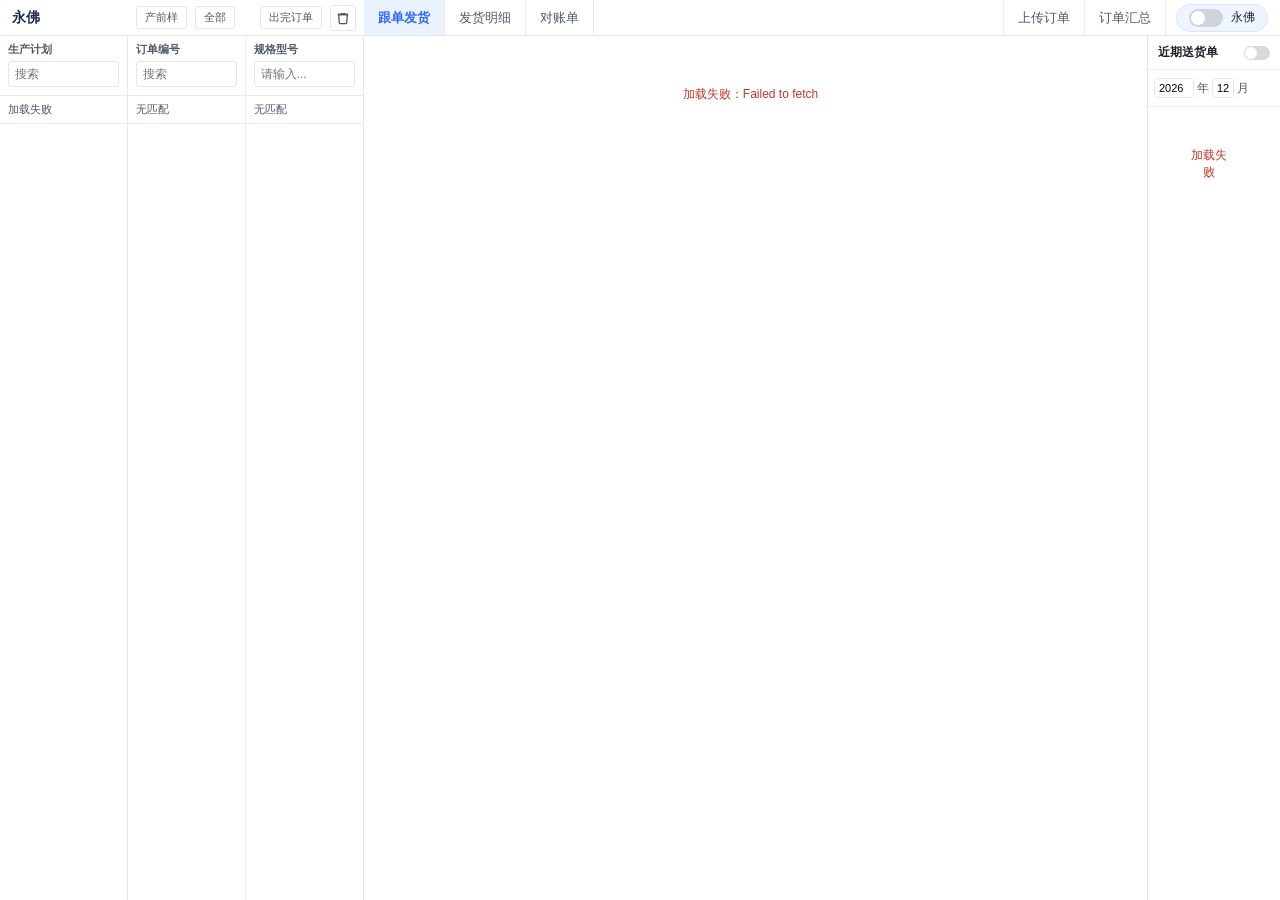
<file: gendan/index.html>
<!DOCTYPE html>
<html lang="zh-CN">
<head>
<meta charset="UTF-8" />
<meta name="viewport" content="width=device-width, initial-scale=1.0" />
<title>跟单发货</title>
<style>
  :root{
    --bg:#f2f3f5; --card:#fff; --border:#e5e6eb; --line:#ececec;
    --text:#1d2129; --muted:#86909c; --primary:#2f6bff; --primary-d:#1e4fd6;
    --orange:#e85d2a; --orange-bg:#f7d7b8; --peach:#f8e0c8; --cream:#fbf1e6;
    --red:#c0392b; --head:#f8e0c8;
    --due-orange-bg:#fde7d4; --due-orange:#d35400;
    --due-red-bg:#fde3e3; --due-red:#c0392b;
    --due-gray-bg:#eceef1; --due-gray:#6b7280;
    --row:#f7f8fa;
  }
  *{box-sizing:border-box;}
  html,body{height:100%;overflow:hidden;}
  body{margin:0;font-family:"PingFang SC","Microsoft YaHei",-apple-system,BlinkMacSystemFont,sans-serif;
    background:var(--bg);color:var(--text);font-size:12px;}

  /* 顶部标签栏 */
  .topbar{height:36px;background:#fff;border-bottom:1px solid var(--border);display:flex;align-items:stretch;}
  .topbar .brand{width:128px;display:flex;align-items:center;padding:0 12px;font-weight:700;color:#1f2a4d;font-size:14px;flex:0 0 128px;}
  .tabs{display:flex;align-items:stretch;flex:1;}
  .tab{display:flex;align-items:center;gap:8px;padding:0 14px;font-size:13px;color:#4e5969;border-right:1px solid var(--line);cursor:pointer;}
  .tab:hover{background:#f7f8fa;}
  .tab.active{background:#eaf1ff;color:var(--primary);font-weight:600;}
  .tab .home{width:14px;height:14px;flex:0 0 14px;}
  .tab .home svg{width:14px;height:14px;stroke:#4e5969;fill:none;stroke-width:1.4;}
  .top-actions{display:flex;align-items:center;gap:8px;flex:0 0 236px;width:236px;padding:0 0 0 8px;align-self:center;}
  .top-actions #btnDone{margin-left:auto;margin-right:0;}
  .top-actions #btnTrash{margin-right:8px;}
  .iconbtn{width:26px;height:26px;border:1px solid var(--border);background:#fff;border-radius:3px;padding:0;display:inline-flex;align-items:center;justify-content:center;cursor:pointer;color:#4e5969;flex:0 0 26px;}
  .iconbtn svg{width:14px;height:14px;stroke:currentColor;fill:none;stroke-width:1.5;}
  .iconbtn:hover{border-color:var(--primary);color:var(--primary);}
  .iconbtn.on{background:var(--primary);border-color:var(--primary);color:#fff;}
  .side-tabs{display:flex;align-items:stretch;flex:0 0 auto;margin-right:10px;}
  .side-tabs .tab:first-child{border-left:1px solid var(--line);}
  .sys-switch{margin-right:12px;margin-left:0;align-self:center;display:flex;align-items:center;gap:8px;background:#eef5ff;border:1px solid #d6e6ff;border-radius:18px;padding:4px 12px;font-size:12px;color:#1d2129;white-space:nowrap;}
  .sys-switch .sw{width:34px;height:18px;border-radius:9px;background:#cfd4dc;position:relative;cursor:pointer;flex:0 0 34px;}
  .sys-switch .sw::after{content:"";position:absolute;top:2px;left:2px;width:14px;height:14px;border-radius:50%;background:#fff;transition:left .15s;}
  .sys-switch.on .sw{background:var(--primary);}
  .sys-switch.on .sw::after{left:18px;}

  .app{display:flex;height:calc(100% - 36px);min-height:0;overflow:hidden;}
  .work{display:flex;flex-direction:column;flex:1;min-width:0;min-height:0;height:100%;overflow:hidden;}
  .work-body{display:flex;flex:1;min-width:0;min-height:0;height:100%;overflow:hidden;}
  .stage{flex:1;min-width:0;min-height:0;display:flex;flex-direction:column;overflow:hidden;}
  .stage-body{display:flex;flex:1;min-width:0;min-height:0;overflow:hidden;}
  .main-col{flex:1;min-width:0;min-height:0;display:flex;flex-direction:column;overflow:hidden;}
  .work-empty{flex:1;display:none;align-items:center;justify-content:center;color:var(--muted);background:#fff;font-size:13px;}
  .work-empty.show{display:flex;}
  #pageDetail{display:none;flex-direction:column;flex:1;min-width:0;min-height:0;height:100%;overflow:hidden;background:#fff;}
  #pageEmbed{display:none;flex-direction:column;flex:1;min-width:0;min-height:0;height:100%;overflow:hidden;background:#fff;}
  #pageEmbed iframe{display:none;flex:1;width:100%;border:0;min-height:0;background:#fff;}
  #pageEmbed iframe.on{display:block;}
  .detail-body{display:flex;flex:1;min-width:0;min-height:0;overflow:hidden;}
  .detail-side{width:228px;flex:0 0 228px;background:#fff;border-right:1px solid var(--border);display:flex;flex-direction:column;min-height:0;}
  .detail-side .search{display:grid;grid-template-columns:1fr 1fr;border-bottom:1px solid var(--line);flex:0 0 auto;}
  .detail-side .search .cell{padding:4px 8px 8px;border-right:1px solid var(--line);}
  .detail-side .search .cell:last-child{border-right:none;}
  .detail-side .search .lab{font-size:11px;font-weight:600;color:#4e5969;padding:2px 0 4px;}
  .detail-side .search input{width:100%;padding:5px 6px;border:1px solid var(--border);border-radius:3px;font-size:12px;outline:none;}
  .detail-side .search input:focus{border-color:var(--primary);}
  .detail-side .dcols{display:grid;grid-template-columns:1fr 1fr;flex:1;min-height:0;}
  .detail-side .dcol{display:flex;flex-direction:column;min-height:0;border-right:1px solid var(--line);}
  .detail-side .dcol:last-child{border-right:none;}
  .detail-side .dlist{flex:1;min-height:0;overflow:auto;}
  .detail-side .item{padding:6px 8px;font-size:11px;border-bottom:1px solid var(--line);cursor:pointer;color:#4e5969;overflow:hidden;text-overflow:ellipsis;white-space:nowrap;user-select:none;}
  .detail-side .item:hover{background:#f2f7ff;}
  .detail-side .item.active{background:#e8f1ff;color:var(--primary);font-weight:600;}
  .detail-main{flex:1;min-width:0;min-height:0;display:flex;flex-direction:column;overflow:hidden;}
  .detail-bar{display:flex;align-items:center;gap:8px;padding:8px 12px;border-bottom:1px solid var(--line);flex:0 0 auto;flex-wrap:wrap;}
  .detail-bar input.ym{width:52px;height:24px;border:1px solid var(--border);border-radius:3px;padding:0 6px;font-size:12px;}
  .detail-bar input.mo{width:28px;text-align:center;}
  .detail-bar .dt-wrap{position:relative;display:inline-flex;align-items:center;height:24px;width:138px;border:1px solid var(--border);border-radius:3px;background:#fff;box-sizing:border-box;}
  .detail-bar .dt-wrap:focus-within{border-color:var(--primary);}
  .detail-bar .dt-text{flex:1;padding:0 24px 0 8px;font-size:12px;color:#86909c;pointer-events:none;white-space:nowrap;overflow:hidden;}
  .detail-bar .dt-wrap.filled .dt-text{color:#1d2129;}
  .detail-bar input.dt{position:absolute;inset:0;width:100%;height:100%;opacity:0;border:0;padding:0;margin:0;cursor:pointer;}
  .detail-bar .dt-cal{position:absolute;right:6px;width:14px;height:14px;pointer-events:none;stroke:#86909c;fill:none;stroke-width:1.4;}
  .detail-bar .lab{color:#4e5969;white-space:nowrap;}
  .detail-bar .grow{flex:1;}
  .detail-bar .pbtn{height:26px;border:1px solid var(--border);background:#fff;border-radius:3px;padding:0 12px;font-size:12px;color:#4e5969;cursor:pointer;}
  .detail-bar .pbtn:hover{border-color:var(--primary);color:var(--primary);}
  .detail-wrap{flex:1;min-height:0;overflow:auto;padding:0;}
  table.detail-table{width:100%;min-width:1180px;table-layout:fixed;border-collapse:collapse;border:1px solid #8d939c;}
  table.detail-table.bill{min-width:1360px;}
  table.detail-table th,table.detail-table td{border:1px solid #8d939c;padding:4px 4px;font-size:11px;text-align:center;line-height:1.25;background:#fff;color:#1d2129;}
  table.detail-table thead th{background:#eceef1;color:#5c6370;font-weight:600;white-space:nowrap;position:sticky;top:0;z-index:1;}
  table.detail-table thead th.owed{background:#6b7280;color:#fff;}
  table.detail-table thead th.view{background:#5c6370;color:#fff;}
  table.detail-table td.name,table.detail-table td.spec{text-align:left;white-space:normal;word-break:break-word;}
  table.detail-table td.owed{color:#1d2129;font-weight:400;}
  table.detail-table td.owed.hot{background:#ffff00;color:#1d2129;font-weight:400;}
  table.detail-table td.view a{color:var(--primary);cursor:pointer;text-decoration:none;}
  table.detail-table tbody tr:hover td{background:#f2f7ff;}
  table.detail-table tbody tr:hover td.owed.hot{background:#ffff00;}

  /* 左侧导航（白底） */
  .nav{width:128px;flex:0 0 128px;background:#fff;border-right:1px solid var(--border);display:flex;flex-direction:column;padding-top:0;}
  .nav .pblock{flex:1;min-height:0;display:flex;flex-direction:column;}
  .nav .phead{padding:4px 8px 8px;border-bottom:1px solid var(--line);}
  .nav .phead .lab{font-size:11px;font-weight:600;color:#4e5969;padding:2px 0 4px;cursor:default;}
  .nav .phead input{width:100%;padding:5px 6px;border:1px solid var(--border);border-radius:3px;font-size:12px;outline:none;}
  .nav .phead input:focus{border-color:var(--primary);}
  .nav .plist{flex:1;min-height:0;overflow:auto;}
  .nav .pitem{display:flex;align-items:center;gap:6px;padding:6px 8px;font-size:11px;border-bottom:1px solid var(--line);color:#4e5969;cursor:pointer;}
  .nav .pitem:hover{background:#f2f7ff;}
  .nav .pitem.active{background:#e8f1ff;color:var(--primary);font-weight:600;}
  .nav .pitem .t{flex:1;overflow:hidden;text-overflow:ellipsis;white-space:nowrap;}
  .nav .pitem .del{color:#c9cdd4;display:flex;cursor:pointer;flex:0 0 14px;}
  .nav .pitem .del svg{width:12px;height:12px;stroke:currentColor;fill:none;stroke-width:1.5;}
  .nav .pitem .del:hover{color:var(--red);}

  /* 订单列表列 */
  .orders{width:236px;flex:0 0 236px;background:#fff;border-right:1px solid var(--border);display:flex;flex-direction:column;}
  .minibtn{border:1px solid var(--border);background:#fff;border-radius:3px;padding:3px 8px;font-size:11px;color:#4e5969;cursor:pointer;}
  .minibtn.blue{background:var(--primary);border-color:var(--primary);color:#fff;}
  .minibtn:hover{border-color:var(--primary);color:var(--primary);}
  .minibtn.blue:hover{color:#fff;background:var(--primary-d);}
  .orders .search{display:grid;grid-template-columns:1fr 1fr;border-bottom:1px solid var(--line);}
  .orders .search .cell{padding:4px 8px 8px;border-right:1px solid var(--line);}
  .orders .search .cell:last-child{border-right:none;}
  .orders .search .lab{font-size:11px;font-weight:600;color:#4e5969;padding:2px 0 4px;}
  .orders .search input{width:100%;padding:5px 6px;border:1px solid var(--border);border-radius:3px;font-size:12px;outline:none;}
  .orders .search input:focus{border-color:var(--primary);}
  .orders .cols{display:grid;grid-template-columns:1fr 1fr;flex:1;min-height:0;}
  .orders .col{overflow:auto;border-right:1px solid var(--line);}
  .orders .col:last-child{border-right:none;}
  .orders .item{padding:6px 8px;font-size:11px;border-bottom:1px solid var(--line);cursor:pointer;color:#4e5969;overflow:hidden;text-overflow:ellipsis;white-space:nowrap;user-select:none;}
  .orders .col:last-child .item{white-space:normal;word-break:break-word;line-height:1.35;}
  .orders .item:hover{background:#f2f7ff;}
  .orders .item.active{background:#e8f1ff;color:var(--primary);font-weight:600;}

  /* 中间主区 */
  .main{flex:1;min-width:0;min-height:0;position:relative;overflow:hidden;padding:0;background:#fff;}
  #content{position:absolute;inset:0;overflow-y:scroll;padding:10px 12px;scrollbar-gutter:stable;}
  #content::-webkit-scrollbar{width:10px;}
  #content::-webkit-scrollbar-track{background:#f2f3f5;}
  #content::-webkit-scrollbar-thumb{background:#c0c4cc;border-radius:5px;border:2px solid #f2f3f5;}
  #content::-webkit-scrollbar-thumb:hover{background:#9aa0a6;}
  #content{scrollbar-width:thin;scrollbar-color:#c0c4cc #f2f3f5;}
  .more-loader{display:none;padding:18px 0 22px;text-align:center;}
  .more-loader.show{display:block;}
  .more-loader .spin{width:26px;height:26px;margin:0 auto;border:3px solid #e5e6eb;border-top-color:var(--primary);border-radius:50%;animation:spin .7s linear infinite;}
  @keyframes spin{to{transform:rotate(360deg);}}
  .block{background:#fff;border:none;margin-bottom:14px;overflow:visible;}
  .block.hl{box-shadow:0 0 0 2px var(--primary);}
  .bhead{display:flex;align-items:center;gap:10px;padding:6px 4px 8px;background:#fff;border-bottom:none;}
  .bhead .seq{color:#4e5969;font-size:12px;min-width:14px;}
  .bhead .lab{font-size:12px;color:#1d2129;}
  .bhead .lab b{font-weight:700;}
  .bhead .up{margin-left:auto;color:#86909c;font-size:11px;display:inline-flex;align-items:center;gap:6px;}
  .bhead .receipt-btn{width:16px;height:16px;border:none;background:transparent;padding:0;display:inline-flex;align-items:center;justify-content:center;cursor:pointer;color:#86909c;}
  .bhead .receipt-btn svg{width:14px;height:14px;stroke:currentColor;fill:none;stroke-width:1.6;}
  .bhead .receipt-btn:hover{color:var(--red);}
  .bhead .receipt-btn.restore:hover{color:#2f9e44;}

  table{border-collapse:collapse;width:100%;table-layout:fixed;border:1px solid #8d939c;}
  th,td{border:1px solid #8d939c;padding:4px 4px;text-align:center;font-size:11px;overflow:hidden;line-height:1.3;}
  th:first-child,td:first-child{border-left:1px solid #8d939c;}
  thead th{background:var(--due-gray-bg);color:#5c6370;font-weight:600;white-space:nowrap;}
  thead th.print{white-space:nowrap;}
  thead th.samples{font-size:10px;padding:4px 1px;}
  thead th.qs{background:var(--due-gray);color:#fff;}
  .block.due-orange thead th{background:var(--due-orange-bg);color:#8a4b16;}
  .block.due-orange thead th.qs{background:var(--due-orange);color:#fff;}
  .block.due-red thead th{background:var(--due-red-bg);color:#8a1f1f;}
  .block.due-red thead th.qs{background:var(--due-red);color:#fff;}
  .block.due-gray thead th{background:var(--due-gray-bg);color:#5c6370;}
  .block.due-gray thead th.qs{background:var(--due-gray);color:#fff;}
  tbody td{color:#1d2129;background:#fff;white-space:normal;word-break:break-word;}
  tbody td.name,tbody td.spec{text-align:left;}
  tbody td.spec{color:#1d2129;}
  tbody td.qs{font-weight:700;}
  .block.due-orange tbody td.qs{color:var(--due-orange);}
  .block.due-red tbody td.qs{color:var(--due-red);}
  .block.due-gray tbody td.qs{color:var(--due-gray);}
  tbody td.samples{font-weight:700;}
  tbody tr.stock td{font-weight:700;color:var(--due-orange);background:#fff;}
  tbody tr.stock td.spec{color:var(--due-orange);}
  tbody tr.stock td.qs,tbody tr.stock td.samples{color:var(--due-orange);}
  tbody tr:hover td{background:#e8f3ff;}
  tbody tr:hover td.tagcell, tbody tr.stock:hover td.tagcell{background:#fff;}
  td.mini a{color:var(--primary);cursor:pointer;text-decoration:none;font-weight:400;}
  .status{padding:40px;text-align:center;color:var(--muted);}
  .err{color:var(--red);}

  .plan-panel{display:none;flex:0 0 auto;max-height:36vh;background:#fff;border-bottom:1px solid var(--border);min-height:0;}
  .plan-panel.show{display:flex;flex-direction:column;}
  .plan-bar{display:flex;align-items:center;gap:8px;padding:6px 10px;border-bottom:1px solid var(--line);flex:0 0 auto;}
  .plan-bar .ttl{font-size:13px;font-weight:700;color:#1d2129;white-space:nowrap;}
  .plan-bar input.q{width:168px;height:26px;border:1px solid var(--border);border-radius:13px;padding:0 12px;font-size:12px;outline:none;}
  .plan-bar input.q:focus{border-color:var(--primary);}
  .plan-bar .grow{flex:1;}
  .plan-bar .pbtn{height:26px;border:1px solid var(--border);background:#fff;border-radius:3px;padding:0 12px;font-size:12px;color:#4e5969;cursor:pointer;}
  .plan-bar .pbtn:hover{border-color:var(--primary);color:var(--primary);}
  .plan-bar .x{width:26px;height:26px;border:none;background:transparent;color:#86909c;font-size:16px;cursor:pointer;line-height:26px;}
  .plan-bar .x:hover{color:#1d2129;}
  .plan-wrap{overflow:auto;flex:1;min-height:0;background:#fff;}
  table.plan-table{width:max-content;min-width:100%;table-layout:fixed;border-collapse:collapse;border:1px solid #c9cdd4;}
  table.plan-table th,table.plan-table td{border:1px solid #dfe3e8;padding:3px 4px;font-size:11px;background:#fff;color:#1d2129;text-align:center;line-height:1.25;overflow:hidden;}
  table.plan-table thead th{background:#f7f8fa;color:#4e5969;font-weight:600;white-space:nowrap;}
  table.plan-table td.name,table.plan-table td.spec{text-align:left;white-space:normal;word-break:break-word;overflow-wrap:anywhere;}
  table.plan-table td.owed{color:var(--red);font-weight:700;line-height:1.2;}
  table.plan-table td.owed .lab{display:block;font-size:10px;font-weight:600;}
  table.plan-table input.cell{width:100%;height:22px;border:1px solid transparent;padding:0 3px;text-align:center;font-size:11px;outline:none;background:transparent;}
  table.plan-table input.cell:focus{border-color:var(--primary);background:#fff;}
  table.plan-table .rm{width:18px;height:18px;border-radius:50%;border:1px solid #c9cdd4;background:#fff;color:#86909c;font-size:11px;line-height:16px;cursor:pointer;padding:0;}
  table.plan-table .rm:hover{border-color:var(--red);color:var(--red);}
  table.plan-table .detail{border:none;background:transparent;cursor:pointer;color:#4e5969;padding:0;display:inline-flex;}
  table.plan-table .detail svg{width:14px;height:14px;stroke:currentColor;fill:none;stroke-width:1.5;}
  table.plan-table tbody tr:hover td{background:#f7f8fa;}

  .ship-panel{display:none;order:2;flex:0 0 auto;z-index:8;background:#fff;border-top:1px solid #2f6bff;max-height:42vh;}
  .ship-panel.show{display:flex;flex-direction:column;}
  .ship-panel.collapsed{max-height:none;}
  .ship-panel.collapsed #shipBody{display:none;}
  #shipBody{display:flex;flex-direction:column;flex:1;min-height:0;background:#fff;}
  .ship-title{background:#2f6bff;color:#fff;font-size:13px;font-weight:700;padding:7px 12px;display:flex;align-items:center;cursor:pointer;user-select:none;}
  .ship-title .chev{margin-left:auto;font-size:14px;color:#fff;font-weight:400;line-height:1;}
  .ship-meta{background:#fff;padding:8px 10px;display:flex;align-items:center;gap:8px;flex-wrap:wrap;border-bottom:1px solid #000;}
  .ship-meta label{color:#1d2129;font-size:12px;white-space:nowrap;}
  .ship-meta input{height:24px;border:1px solid #000;background:#fff;padding:0 6px;font-size:12px;outline:none;color:#1d2129;}
  .ship-meta input.date{width:118px;}
  .ship-meta input.cust,.ship-meta input.person{width:88px;}
  .ship-meta .note-no{font-size:12px;color:#1d2129;letter-spacing:.2px;}
  .ship-meta .note-dash{font-size:12px;color:#1d2129;}
  .ship-meta input.seq{width:56px;text-align:center;}
  .ship-meta .grow{flex:1;min-width:8px;}
  .ship-btn{height:26px;border:none;background:#2f6bff;color:#fff;padding:0 16px;font-size:12px;border-radius:2px;cursor:pointer;font-weight:600;}
  .ship-btn:hover{background:var(--primary-d);}
  .ship-btn:disabled{opacity:.55;cursor:not-allowed;}
  .ship-table-wrap{overflow:auto;background:#fff;flex:1;min-height:0;}
  table.ship-table{width:100%;table-layout:fixed;border-collapse:collapse;border:1px solid #000;}
  table.ship-table th,table.ship-table td{border:1px solid #000;padding:5px 6px;font-size:13px;background:#fff;color:#1d2129;}
  table.ship-table thead th{background:#fff;color:#1d2129;font-weight:600;white-space:nowrap;}
  table.ship-table td{white-space:nowrap;}
  table.ship-table td.name,table.ship-table td.spec{text-align:left;white-space:normal;word-break:break-word;}
  table.ship-table td.num{text-align:center;}
  table.ship-table td.qty,table.ship-table td.owed,table.ship-table td.inp{font-size:15px;font-weight:700;text-align:center;}
  table.ship-table td.qty{color:#1d2129;}
  table.ship-table td.owed{color:var(--red);}
  table.ship-table .c-rm{width:44px;}
  table.ship-table .c-tag{width:44px;}
  table.ship-table .c-oid{width:110px;}
  table.ship-table .c-code{width:120px;}
  table.ship-table .c-name{width:28%;}
  table.ship-table .c-spec{width:16%;}
  table.ship-table .c-unit{width:48px;}
  table.ship-table .c-qty{width:88px;}
  table.ship-table .c-owed{width:80px;}
  table.ship-table .c-inp{width:88px;}
  table.ship-table .c-spare{width:72px;}
  table.ship-table input.cell{width:100%;min-width:48px;height:26px;border:none;padding:0 4px;font-size:15px;font-weight:700;text-align:center;background:transparent;outline:none;color:#1d2129;}
  .rm-btn{width:18px;height:18px;border-radius:50%;border:1px solid #8d939c;background:#fff;color:#4e5969;font-size:11px;line-height:16px;cursor:pointer;padding:0;}
  .rm-btn:hover{border-color:var(--red);color:var(--red);}
  .tag-ic{width:14px;height:14px;display:inline-block;vertical-align:middle;cursor:pointer;}
  .tag-ic path{fill:#4e5969;}
  table.ship-table td.tagcell:hover, table.ship-table tr:hover td.tagcell{background:#fff;}
  .tag-btn{border:none;background:transparent;padding:0;cursor:pointer;display:inline-flex;align-items:center;justify-content:center;}
  .tag-btn:hover,.tag-btn:focus{background:transparent;outline:none;}
  thead th.tag{font-size:10px;padding:4px 1px;}

  .label-mask{display:none;position:fixed;inset:0;background:rgba(0,0,0,.35);z-index:40;align-items:center;justify-content:center;}
  .label-mask.show{display:flex;}
  .label-box{background:#fff;border-radius:10px;padding:16px 16px 14px;display:flex;flex-direction:column;align-items:center;box-sizing:border-box;}
  .label-edit{width:360px;display:flex;align-items:center;gap:8px;margin:0 0 10px;font-size:13px;color:#1d2129;}
  .label-edit label{font-weight:700;white-space:nowrap;}
  .label-edit input{height:28px;border:1px solid #000;padding:0 8px;font-size:13px;}
  .label-sheet{width:360px;height:360px;box-sizing:border-box;padding:10px 12px 12px;display:flex;flex-direction:column;background:#fff;overflow:hidden;}
  .label-h{text-align:center;font-size:20px;font-weight:800;color:#111;line-height:1.2;white-space:nowrap;}
  .label-sub{font-size:15px;font-weight:700;color:#111;padding:8px 2px 8px 4px;white-space:nowrap;}
  .label-sub span{margin-left:6px;font-weight:700;}
  table.label-tbl{width:100%;flex:1;border-collapse:collapse;table-layout:fixed;border:2px solid #000;}
  table.label-tbl th,table.label-tbl td{border:1.5px solid #000;padding:0 4px;text-align:center;background:#fff;color:#111;font-size:13px;line-height:1.2;}
  table.label-tbl .k{font-weight:800;font-size:13px;white-space:nowrap;}
  table.label-tbl .name,table.label-tbl .spec{padding:4px 6px;vertical-align:middle;}
  table.label-tbl .oid{font-size:18px;font-weight:800;letter-spacing:.4px;white-space:nowrap;overflow:hidden;}
  table.label-tbl .code{font-size:18px;font-weight:800;letter-spacing:.4px;white-space:nowrap;overflow:hidden;}
  table.label-tbl .fix{font-weight:800;font-size:14px;white-space:nowrap;vertical-align:middle;}
  table.label-tbl .pack{padding:0 2px;vertical-align:middle;}
  .lb-fill{width:100%;max-height:100%;overflow:hidden;text-align:center;white-space:normal;word-break:break-word;line-height:1.25;font-weight:700;}
  #lbName{font-size:14px;}
  #lbSpec{font-size:16px;font-weight:800;}
  table.label-tbl .pack-in{display:flex;align-items:center;justify-content:center;width:100%;height:32px;max-height:32px;overflow:hidden;outline:none;text-align:center;font-size:14px;font-weight:800;font-family:inherit;line-height:1.15;white-space:normal;word-break:break-all;color:#111;box-sizing:border-box;}
  .label-actions{display:flex;gap:10px;margin-top:12px;width:360px;}
  .label-actions .p{flex:1;height:40px;border:none;border-radius:20px;background:#2f6bff;color:#fff;font-size:15px;font-weight:700;cursor:pointer;}
  .label-actions .c{width:88px;height:40px;border:1px solid #d0d5dd;border-radius:20px;background:#fff;color:#4e5969;font-size:15px;cursor:pointer;}

  .note-mask{display:none;position:fixed;inset:0;background:rgba(0,0,0,.35);z-index:50;align-items:center;justify-content:center;}
  .note-mask.show{display:flex;}
  .note-box{background:#fff;border-radius:10px;padding:16px 16px 14px;display:flex;flex-direction:column;align-items:center;box-sizing:border-box;}
  .note-edit{width:800px;display:flex;align-items:center;gap:8px;margin:0 0 10px 28px;font-size:13px;color:#1d2129;}
  .note-edit label{font-weight:700;white-space:nowrap;}
  .note-edit input{height:28px;border:1px solid #000;padding:0 8px;font-size:13px;}
  .note-edit .msg{font-size:12px;color:#86909c;}
  .note-edit .msg.err{color:var(--red);}
  .note-print{display:flex;align-items:flex-start;}
  .note-tags{width:28px;flex:0 0 28px;position:relative;height:473px;}
  .note-tags .note-tag{position:absolute;left:4px;width:20px;height:20px;}
  .note-tags .note-tag .tag-ic{width:16px;height:16px;}
  .note-dels{width:28px;flex:0 0 28px;position:relative;height:473px;}
  .note-dels .note-del{position:absolute;left:2px;width:24px;height:24px;border:none;background:transparent;padding:0;cursor:pointer;color:#111;display:flex;align-items:center;justify-content:center;}
  .note-dels .note-del svg{width:22px;height:22px;stroke:currentColor;fill:none;stroke-width:1.6;}
  .note-dels .note-del:hover{color:var(--red);}
  .note-sheet{width:800px;height:473px;box-sizing:border-box;padding:8px 14px 6px;display:flex;flex-direction:column;background:#fff;overflow:hidden;color:#111;}
  .note-sheet .dn-co{text-align:center;font-size:28px;font-weight:800;letter-spacing:1px;line-height:1.15;}
  .note-sheet .dn-sub{text-align:center;font-size:20px;font-weight:400;margin:0 0 2px;}
  .note-sheet .dn-addr{text-align:center;font-size:16px;font-weight:400;white-space:nowrap;line-height:1.25;}
  .note-sheet .dn-meta{display:flex;justify-content:space-between;align-items:flex-end;font-size:16px;font-weight:400;padding:4px 0 2px;width:100%;box-sizing:border-box;}
  .note-sheet table.dn-tbl{width:100%;flex:1;border-collapse:collapse;table-layout:fixed;border:1.5px solid #000;}
  .note-sheet table.dn-tbl tbody{height:100%;}
  .note-sheet table.dn-tbl tbody tr:not(.dn-foot){height:16.6%;}
  .note-sheet table.dn-tbl th,.note-sheet table.dn-tbl td{height:34px;border:1.5px solid #000;padding:2px 3px;text-align:center;font-size:10px;background:#fff;color:#111;line-height:1.15;overflow:hidden;}
  .note-sheet table.dn-tbl thead th{height:42px;background:#fff;color:#111;font-weight:400;font-size:13px;white-space:nowrap;}
  .note-sheet table.dn-tbl thead th.wrap2{white-space:normal;line-height:1.1;}
  .note-sheet tbody tr:hover td{background:#fff;}
  .note-sheet table.dn-tbl td.name,.note-sheet table.dn-tbl td.spec{white-space:normal;word-break:break-word;font-size:13px;}
  .note-sheet table.dn-tbl td.oid,.note-sheet table.dn-tbl td.code{white-space:normal;word-break:break-all;overflow:hidden;}
  .note-sheet table.dn-tbl th.unit,.note-sheet table.dn-tbl td.unit{font-size:8px;padding:2px 1px;}
  .note-sheet table.dn-tbl td.qty{font-size:13px;font-weight:400;}
  .note-sheet table.dn-tbl td.remark{white-space:normal;line-height:1.1;}
  .note-sheet table.dn-tbl .dn-foot td{height:34px;font-size:12px;font-weight:700;text-align:left;padding:5px 8px;white-space:nowrap;}
  .note-sheet .dn-tip{font-size:13px;font-weight:700;text-align:center;padding:5px 2px 0;white-space:nowrap;letter-spacing:0;}
  .note-actions{display:flex;gap:10px;margin:12px 0 0 28px;width:800px;}
  .note-actions .p{flex:1;height:40px;border:none;border-radius:20px;background:#2f6bff;color:#fff;font-size:15px;font-weight:700;cursor:pointer;}
  .note-actions .c{width:88px;height:40px;border:1px solid #d0d5dd;border-radius:20px;background:#fff;color:#4e5969;font-size:15px;cursor:pointer;}
  #printFrame{position:fixed;left:-9999px;top:0;width:1px;height:1px;border:0;}

  /* 右侧 近期送货单 */
  .recent{width:133px;flex:0 0 133px;background:#fff;border-left:1px solid var(--border);display:flex;flex-direction:column;}
  .recent .rhead{padding:8px 10px;border-bottom:1px solid var(--line);font-weight:700;display:flex;align-items:center;gap:6px;}
  .recent .rhead .sw{margin-left:auto;width:26px;height:14px;border-radius:8px;background:#d5d9e0;position:relative;cursor:pointer;flex:0 0 26px;}
  .recent .rhead .sw::after{content:"";position:absolute;top:1px;left:1px;width:12px;height:12px;border-radius:50%;background:#fff;transition:left .15s;}
  .recent .rhead .sw.on{background:var(--primary);}
  .recent .rhead .sw.on::after{left:13px;}
  .recent .filter{padding:8px 6px;border-bottom:1px solid var(--line);color:#4e5969;display:flex;gap:3px;align-items:center;}
  .recent .filter input{width:40px;border:1px solid var(--border);border-radius:4px;padding:3px 4px;font-size:11px;}
  .recent .filter input.month{width:22px;text-align:center;}
  .recent .rlist{flex:1;min-height:0;overflow-y:scroll;scrollbar-gutter:stable;}
  .recent .rlist::-webkit-scrollbar{width:10px;}
  .recent .rlist::-webkit-scrollbar-track{background:#f2f3f5;border-left:1px solid var(--line);}
  .recent .rlist::-webkit-scrollbar-thumb{background:#c0c4cc;border-radius:5px;border:2px solid #f2f3f5;}
  .recent .rlist::-webkit-scrollbar-thumb:hover{background:#9aa0a6;}
  .recent .rlist{scrollbar-width:thin;scrollbar-color:#c0c4cc #f2f3f5;}
  .recent .ritem{display:flex;align-items:center;gap:6px;padding:7px 10px;border-bottom:1px solid var(--line);color:#4e5969;font-size:11px;cursor:pointer;}
  .recent .ritem:hover{background:#f2f7ff;}
  .recent .ritem .t{flex:1;overflow:hidden;text-overflow:ellipsis;white-space:nowrap;}
  .recent .ritem .del{color:#c9cdd4;display:flex;}
  .recent .ritem .del svg{width:12px;height:12px;stroke:currentColor;fill:none;stroke-width:1.5;}
  .recent .ritem .del:hover{color:var(--red);}

  .pwd-mask{display:none;position:fixed;inset:0;background:rgba(0,0,0,.35);z-index:60;align-items:center;justify-content:center;}
  .pwd-mask.show{display:flex;}
  .pwd-box{background:#fff;border-radius:10px;padding:18px 20px 16px;width:280px;box-sizing:border-box;}
  .pwd-box .pwd-title{font-size:15px;font-weight:700;color:#1d2129;margin-bottom:12px;text-align:center;}
  .pwd-box input{width:100%;height:32px;border:1px solid #000;padding:0 8px;font-size:14px;outline:none;}
  .pwd-box .pwd-err{min-height:18px;color:var(--red);font-size:12px;margin-top:6px;text-align:center;}
  .pwd-box.confirm input,.pwd-box.confirm .pwd-err{display:none;}
  .pwd-box .pwd-actions{display:flex;gap:10px;margin-top:10px;}
  .pwd-box .pwd-actions .p{flex:1;height:34px;border:none;border-radius:17px;background:#2f6bff;color:#fff;font-size:14px;font-weight:700;cursor:pointer;}
  .pwd-box .pwd-actions .c{width:80px;height:34px;border:1px solid #d0d5dd;border-radius:17px;background:#fff;color:#4e5969;font-size:14px;cursor:pointer;}
</style>
</head>
<body>
  <div class="topbar">
    <div class="brand" id="brandName">永佛</div>
    <div class="top-actions">
      <button class="minibtn" id="btnSample">产前样</button>
      <button class="minibtn" id="btnAll">全部</button>
      <button class="minibtn" id="btnDone">出完订单</button>
      <button type="button" class="iconbtn" id="btnTrash" title="回收站">
        <svg viewBox="0 0 16 16"><path d="M3 4h10l-.8 9.2A1.2 1.2 0 0 1 11 14.4H5a1.2 1.2 0 0 1-1.2-1.2L3 4z"/><path d="M6 4V3h4v1M2 4h12"/></svg>
      </button>
    </div>
    <div class="tabs" id="tabs"></div>
    <div class="side-tabs" id="sideTabs"></div>
    <div class="sys-switch" id="sysSwitch">
      <span class="sw"></span> <span id="sysName">永佛</span>
    </div>
  </div>

  <div class="app">
    <!-- 左侧白底导航 -->
    <aside class="nav" id="nav">
      <div class="pblock">
        <div class="phead">
          <div class="lab">生产计划</div>
          <input type="text" id="navPlanSearch" placeholder="搜索" autocomplete="off" />
        </div>
        <div class="plist" id="navPlanList"></div>
      </div>
    </aside>

    <div class="work" id="pageShip">
    <div class="work-body">
    <!-- 订单列表 -->
    <section class="orders">
      <div class="search">
        <div class="cell">
          <div class="lab">订单编号</div>
          <input type="text" id="search" placeholder="搜索" autocomplete="off" />
        </div>
        <div class="cell">
          <div class="lab">规格型号</div>
          <input type="text" id="search2" placeholder="请输入..." autocomplete="off" />
        </div>
      </div>
      <div class="cols">
        <div class="col" id="oidList"></div>
        <div class="col" id="specList"></div>
      </div>
    </section>

    <div class="stage">
    <div id="planPanel" class="plan-panel">
      <div class="plan-bar">
        <span class="ttl">生产计划</span>
        <input class="q" id="planTitle" placeholder="请输入..." autocomplete="off" />
        <span class="grow"></span>
        <button type="button" class="pbtn" id="btnPlanSave">保存</button>
        <button type="button" class="pbtn" id="btnPlanPrint">打印</button>
        <button type="button" class="x" id="btnPlanClose">×</button>
      </div>
      <div class="plan-wrap">
        <table class="plan-table">
          <colgroup>
            <col style="width:36px"><col style="width:36px"><col style="width:36px">
            <col style="width:110px"><col style="width:110px"><col style="width:180px"><col style="width:160px">
            <col style="width:64px"><col style="width:64px"><col style="width:78px"><col style="width:52px">
            <col style="width:56px"><col style="width:64px"><col style="width:64px">
            <col style="width:56px"><col style="width:72px"><col style="width:40px">
          </colgroup>
          <thead>
            <tr>
              <th>发货</th><th>标签</th><th>序号</th>
              <th>订单编号</th><th>物料编码</th><th>物料名称</th><th>规格</th>
              <th>订单数量</th><th>送货总数</th><th>交货日期</th><th>产前样</th>
              <th>欠数</th><th>生产数量</th><th>送货数量</th>
              <th>生产箱数</th><th>备注</th><th>删除</th>
            </tr>
          </thead>
          <tbody id="planTbody"></tbody>
        </table>
      </div>
    </div>
    <div class="stage-body">
    <div class="main-col">
    <!-- 中间主区 -->
    <main class="main">
      <div id="content"><div class="status">加载中…</div></div>
    </main>
    </div>

    <!-- 右侧 近期送货单 -->
    <aside class="recent">
      <div class="rhead">近期送货单 <span class="sw" id="recentSw"></span></div>
      <div class="filter"><input type="text" id="recentYear" /> 年 <input type="text" class="month" id="recentMonth" /> 月</div>
      <div class="rlist" id="recentList"></div>
    </aside>
    </div>
    </div>
    </div>
    <div id="shipPanel" class="ship-panel">
      <div class="ship-title" id="shipTitle">填写发货信息 <span class="chev" id="shipChev">⌃</span></div>
      <div id="shipBody">
        <div class="ship-meta">
          <label>送货日期</label>
          <input type="date" class="date" id="shipDate" />
          <label>单据编号</label>
          <span class="note-no" id="shipNoteNo">YF</span>
          <span class="note-dash">-</span>
          <input class="seq" id="shipSeq" />
          <label>客户名</label>
          <input class="cust" id="shipCustomer" />
          <label>送货人</label>
          <input class="person" id="shipPerson" value="张文文" />
          <span class="grow"></span>
          <button type="button" class="ship-btn" id="btnOpenNote">开发货单</button>
          <button type="button" class="ship-btn" id="btnOpenReplenish">开补货单</button>
        </div>
        <div class="ship-table-wrap">
          <table class="ship-table">
            <thead>
              <tr>
                <th class="c-rm">移除</th>
                <th class="c-tag">标签</th>
                <th class="c-oid">订单编号</th>
                <th class="c-code">存货编码</th>
                <th class="c-name">存货名称</th>
                <th class="c-spec">规格</th>
                <th class="c-unit">单位</th>
                <th class="c-qty">订单数量</th>
                <th class="c-owed">欠数</th>
                <th class="c-inp">送货数量</th>
                <th class="c-inp">箱数</th>
                <th class="c-spare">备品</th>
              </tr>
            </thead>
            <tbody id="shipTbody"></tbody>
          </table>
        </div>
      </div>
    </div>
    </div>
    <div class="work" id="pageDetail">
      <div class="detail-body">
        <aside class="detail-side">
          <div class="search">
            <div class="cell">
              <div class="lab">订单编号</div>
              <input type="text" id="detailOidSearch" placeholder="搜索" autocomplete="off" />
            </div>
            <div class="cell">
              <div class="lab">发货单号</div>
              <input type="text" id="detailNoteSearch" placeholder="请输入..." autocomplete="off" />
            </div>
          </div>
          <div class="dcols">
            <div class="dcol">
              <div class="dlist" id="detailOidList"></div>
            </div>
            <div class="dcol">
              <div class="dlist" id="detailNoteList"></div>
            </div>
          </div>
        </aside>
        <section class="detail-main">
          <div class="detail-bar">
            <input class="ym" id="detailYear" /> <span class="lab">年</span>
            <input class="ym mo" id="detailMonth" /> <span class="lab">月</span>
            <span class="lab">送货日期：</span>
            <span class="dt-wrap">
              <span class="dt-text">年/月/日</span>
              <input class="dt" type="date" id="detailStart" />
              <svg class="dt-cal" viewBox="0 0 16 16"><rect x="2.2" y="3.2" width="11.6" height="10.6" rx="1.4"/><path d="M2.2 6.4h11.6M5.2 2.2v2.2M10.8 2.2v2.2"/></svg>
            </span>
            <span class="lab">至</span>
            <span class="dt-wrap">
              <span class="dt-text">年/月/日</span>
              <input class="dt" type="date" id="detailEnd" />
              <svg class="dt-cal" viewBox="0 0 16 16"><rect x="2.2" y="3.2" width="11.6" height="10.6" rx="1.4"/><path d="M2.2 6.4h11.6M5.2 2.2v2.2M10.8 2.2v2.2"/></svg>
            </span>
            <span class="grow"></span>
            <button type="button" class="pbtn" id="btnDetailXlsx">下载表格</button>
            <button type="button" class="pbtn" id="btnDetailPrint">导出打印</button>
          </div>
          <div class="detail-wrap" id="detailWrap">
            <table class="detail-table">
              <colgroup>
                <col style="width:40px"><col style="width:88px"><col style="width:120px">
                <col style="width:110px"><col style="width:100px"><col style="width:18%">
                <col style="width:12%"><col style="width:64px"><col style="width:64px">
                <col style="width:52px"><col style="width:64px"><col style="width:40px">
                <col style="width:88px"><col style="width:72px">
              </colgroup>
              <thead>
                <tr>
                  <th>序号</th><th>发货日期</th><th>发货单号</th>
                  <th>订单编号</th><th>物料编码</th><th>物料名称</th>
                  <th>规格</th><th>订单数量</th><th>送货总数</th>
                  <th class="owed">欠数</th><th>送货数量</th><th>单位</th>
                  <th>交货日期</th><th class="view">送货单</th>
                </tr>
              </thead>
              <tbody id="detailTbody"></tbody>
            </table>
            <div id="detailMoreLoader" class="more-loader"><div class="spin"></div></div>
          </div>
        </section>
      </div>
    </div>
    <div class="work-empty" id="pageOther">该页面暂未接入</div>
    <div id="pageEmbed">
      <iframe class="embed-frame" data-page="upload" title="上传订单"></iframe>
      <iframe class="embed-frame" data-page="summary" title="订单汇总"></iframe>
    </div>
  </div>

  <div class="label-mask" id="labelMask">
    <div class="label-box">
      <div class="label-edit">
        <label>生产日期</label>
        <input type="date" id="labelDate" />
      </div>
      <div class="label-sheet" id="labelSheet">
        <div class="label-h">供应商名称：04023</div>
        <div class="label-sub">生产日期：<span id="lbDate"></span></div>
        <table class="label-tbl">
          <colgroup>
            <col style="width:72px" /><col style="width:62px" /><col style="width:78px" /><col style="width:78px" /><col style="width:46px" />
          </colgroup>
          <tr>
            <td class="k" style="height:64px;">品名</td>
            <td class="name" colspan="4"><div class="lb-fill" id="lbName"></div></td>
          </tr>
          <tr>
            <td class="k" style="height:42px;">规格</td>
            <td class="spec" colspan="4"><div class="lb-fill" id="lbSpec"></div></td>
          </tr>
          <tr>
            <td class="k" style="height:36px;">订单编号</td>
            <td class="oid" id="lbOid" colspan="4"></td>
          </tr>
          <tr>
            <td class="k" style="height:36px;">存货编码</td>
            <td class="code" id="lbCode" colspan="4"></td>
          </tr>
          <tr>
            <td class="k" style="height:32px;">检察员</td>
            <td class="fix">王西敏</td>
            <td class="k">包装数量</td>
            <td class="pack"><div class="pack-in" id="lbPackQty" contenteditable="true"></div></td>
            <td class="k">单位</td>
          </tr>
          <tr>
            <td class="k" style="height:32px;">自主检验</td>
            <td class="fix">合格</td>
            <td class="k">包装总数量</td>
            <td class="pack"><div class="pack-in" id="lbPackTotal" contenteditable="true"></div></td>
            <td class="fix">PCS</td>
          </tr>
        </table>
      </div>
      <div class="label-actions">
        <button type="button" class="p" id="lbPrint">打印</button>
        <button type="button" class="c" id="lbCancel">取消</button>
      </div>
    </div>
  </div>

  <div class="note-mask" id="noteMask">
    <div class="note-box">
      <div class="note-edit">
        <label>送货日期</label>
        <input type="date" id="noteDate" />
        <span class="msg" id="noteDateMsg"></span>
      </div>
      <div class="note-print">
        <div class="note-tags" id="noteTags"></div>
        <div class="note-sheet" id="noteSheet"></div>
        <div class="note-dels" id="noteDels"></div>
      </div>
      <div class="note-actions">
        <button type="button" class="p" id="notePrint">1号电脑</button>
        <button type="button" class="p" id="notePrintLand">2号电脑</button>
        <button type="button" class="c" id="noteBack">返回</button>
      </div>
    </div>
  </div>

  <div class="pwd-mask" id="pwdMask">
    <div class="pwd-box">
      <div class="pwd-title">请输入删除密码</div>
      <input type="password" id="pwdInput" autocomplete="off" />
      <div class="pwd-err" id="pwdErr"></div>
      <div class="pwd-actions">
        <button type="button" class="p" id="pwdOk">确定</button>
        <button type="button" class="c" id="pwdCancel">取消</button>
      </div>
    </div>
  </div>

  <iframe id="printFrame" title="print"></iframe>

<script>
const ENDPOINT = "https://zion-app.functorz.com/zero/X57jbwZD70V/api/graphql-v2";
const TOKEN = "eyJhbGciOiJIUzI1NiJ9.[base64].xlhzWJx_jUjURDUxTPGWiOS5MKeplUXT8BQ_m7eD3Rs";
const TABLE = "hongfu_order";
const SHIP_NOTE_TABLE = "ud_0028hongfu0029fahuobiao_2d0af0";
const SHIP_MAT_TABLE = "ud_0028hongfu0029fahuobiao_2f06f0";
const PLAN_TABLE = "ud_danjuguanjia_shengchanjihua_db9141";
const PLAN_MAT_TABLE = "ud_danjuguanjia_shengchanjihua_wuliao_eaec2a";
let WHO = 46;
let seqManual = false;
let seqMonthKey = "";
let openingNote = false;
let recentReplenish = false;
let RECENT_NOTES = [];
let pendingDeleteId = null;
let deletingNote = false;
let pwdMode = null;
let pendingReceiptOid = null;
let pendingReceiptTo = null;
let updatingReceipt = false;

let GROUPS_ALL = [];
let GROUPS = [];
let FILTERED = [];
let ROW_BY_ID = new Map();
let ORDER_IDS = [];
let SPECS = [];
let selectedOrders = [];
let selectedSpecs = [];
let searchText = "";
let searchSpec = "";
let filterMode = null;
const PAGE = 8;
let visibleCount = PAGE;
let appending = false;
let loadToken = 0;
let dataLoading = false;
let loadedReceipt = null;
let shipCart = [];
let planCart = [];
let savingPlan = false;
let NAV_PLANS = [];
let navPlanKw = "";
let editingPlanId = null;
let shipCollapsed = false;
let scrollTick = false;
let DETAIL_ROWS = [];
let detailSelectedOids = [];
let detailSelectedNotes = [];
let detailOidKw = "";
let detailNoteKw = "";
let detailLoadedKey = "";
let detailToken = 0;
const DETAIL_PAGE = 40;
let detailVisibleCount = 0;
let detailAppending = false;
let detailScrollTick = false;
let currentNote = null;
let savingNoteDate = false;
let deletingNoteLine = false;
let noteLabelReturn = false;

const PAGES = [
  {id:"ship", name:"跟单发货"},
  {id:"done", name:"出完订单", hideTab:true},
  {id:"trash", name:"回收站", hideTab:true},
  {id:"detail", name:"发货明细"},
  {id:"bill", name:"对账单"},
  {id:"upload", name:"上传订单", src:"index.html", side:true},
  {id:"summary", name:"订单汇总", src:"订单查看.html", side:true}
];
let activePage = "ship";
let summaryUnlocked = false;
let billUnlocked = false;
let trashPass = false;

function pageById(id){ return PAGES.find(p=>p.id===id); }
function tabHtml(p){
  return `<div class="tab ${p.id===activePage?'active':''}" data-page="${p.id}">${esc(p.name)}</div>`;
}
function renderTabs(){
  document.getElementById("tabs").innerHTML = PAGES.filter(p=>!p.side && !p.hideTab && !(p.id==="bill" && !billAllowed())).map(tabHtml).join("");
  const side = document.getElementById("sideTabs");
  if(side) side.innerHTML = PAGES.filter(p=>p.side).map(tabHtml).join("");
}
function isShipLike(){ return activePage==="ship" || activePage==="done" || activePage==="trash"; }
function isTrashPage(){ return activePage==="trash"; }
function isDetailLike(){ return activePage==="detail" || activePage==="bill"; }
function isBillPage(){ return activePage==="bill"; }
function billAllowed(){ return WHO===46; }
function billView(){ return isBillPage() && billAllowed(); }
function lockOutShangliBill(){
  if(billAllowed()) return false;
  billUnlocked = false;
  if(pwdMode==="bill") closePwd();
  if(activePage!=="bill") return false;
  activePage = "ship";
  return true;
}
function embedSrc(page){
  return page.src + "?who=" + WHO;
}
function embedFrames(){
  return Array.from(document.querySelectorAll("#pageEmbed iframe[data-page]"));
}
function loadEmbedFrame(frame, page){
  if(!frame || !page || !page.src) return;
  const next = embedSrc(page);
  if(frame.getAttribute("data-src") === next) return;
  frame.setAttribute("data-src", next);
  frame.src = next;
}
function syncEmbed(){
  const page = pageById(activePage);
  embedFrames().forEach(frame=>{
    const p = pageById(frame.getAttribute("data-page"));
    const on = !!(page && p && p.id===page.id);
    frame.classList.toggle("on", on);
    if(on) loadEmbedFrame(frame, p);
  });
}
function warmUploadEmbed(){
  const p = pageById("upload");
  const frame = document.querySelector('#pageEmbed iframe[data-page="upload"]');
  loadEmbedFrame(frame, p);
}
function resetEmbeds(){
  embedFrames().forEach(frame=>{
    frame.removeAttribute("data-src");
    frame.removeAttribute("src");
    frame.classList.remove("on");
  });
}
function showPage(){
  if(lockOutShangliBill()) renderTabs();
  const ship = document.getElementById("pageShip");
  const detail = document.getElementById("pageDetail");
  const other = document.getElementById("pageOther");
  const embed = document.getElementById("pageEmbed");
  const nav = document.getElementById("nav");
  const actions = document.querySelector(".top-actions");
  const shipLike = isShipLike();
  const isDetail = isDetailLike();
  const page = pageById(activePage);
  const isEmbed = !!(page && page.src);
  ship.style.display = shipLike ? "flex" : "none";
  if(detail) detail.style.display = isDetail ? "flex" : "none";
  if(embed) embed.style.display = isEmbed ? "flex" : "none";
  if(nav) nav.style.display = shipLike ? "flex" : "none";
  if(actions){
    actions.style.visibility = shipLike ? "visible" : "hidden";
    actions.style.pointerEvents = shipLike ? "auto" : "none";
  }
  other.classList.toggle("show", !shipLike && !isDetail && !isEmbed);
  document.title = page.name;
  if(shipLike){
    const want = isTrashPage()?4:1;
    if(loadedReceipt != null && loadedReceipt !== want) loadData();
    else applyFilter();
  }
  if(isDetail){ syncDetailHead(); loadDetail(); }
  if(isEmbed) syncEmbed();
  syncBtns();
}
function openPage(id){
  if(id==="summary" && !summaryUnlocked){
    askSummaryPwd();
    return;
  }
  if(id==="trash" && activePage!=="trash"){
    if(!trashPass){
      askTrashPwd();
      return;
    }
    trashPass = false;
  }
  if(id==="bill"){
    if(!billAllowed()) return;
    if(!billUnlocked){
      askBillPwd();
      return;
    }
  }
  if(id!==activePage){
    selectedOrders = [];
    selectedSpecs = [];
  }
  activePage = id;
  renderTabs(); showPage();
}
document.querySelector(".topbar").addEventListener("click", (e)=>{
  const tab = e.target.closest(".tab[data-page]");
  if(!tab) return;
  openPage(tab.getAttribute("data-page"));
});

function gqlEsc(s){
  return String(s==null?"":s).replace(/\\/g,"\\\\").replace(/"/g,'\\"');
}
async function gql(query, variables){
  const res = await fetch(ENDPOINT,{method:"POST",
    headers:{"Content-Type":"application/json","Authorization":"Bearer "+TOKEN},
    body:JSON.stringify({query,variables})});
  const j = await res.json();
  if(j.errors && j.errors.length) throw new Error(j.errors.map(e=>e.message).join("; "));
  return j.data;
}
function pad(n){return String(n).padStart(2,"0");}
function fmtDate(s){
  if(!s) return "";
  const d = new Date(s);
  if(isNaN(d)){ const m=String(s).match(/^(\d{4})-(\d{2})-(\d{2})/); return m?`${m[1]}/${m[2]}/${m[3]}`:String(s); }
  return d.getFullYear()+"/"+pad(d.getMonth()+1)+"/"+pad(d.getDate());
}
function fmtDateTime(s){
  if(!s) return "";
  const d = new Date(s); if(isNaN(d)) return String(s);
  return d.getFullYear()+"/"+pad(d.getMonth()+1)+"/"+pad(d.getDate())+" "+pad(d.getHours())+":"+pad(d.getMinutes());
}
function esc(s){return String(s==null?"":s).replace(/[&<>"]/g,c=>({"&":"&amp;","<":"&lt;",">":"&gt;",'"':"&quot;"}[c]));}
function remarkHtml(s){ return esc(s).replace(/\n/g,"<br>"); }
function spareRemark(n){ return "（备品）\n"+n; }
function num(v){return v==null?"":v;}

function sumShipped(lines){
  let n = 0;
  if(!lines) return 0;
  for(let i=0;i<lines.length;i++){
    const v = lines[i].ud_shuliang_42c7e4;
    if(v!=null) n += Number(v);
  }
  return n;
}
function toneOf(min){
  if(min<=3) return "due-red";
  if(min<=5) return "due-orange";
  return "due-gray";
}
function finalizeGroups(list){
  for(const g of list){
    let min = Infinity;
    for(const r of g.rows){ if(r._days!=null && r._days<min) min = r._days; }
    g.dueSoonest = min;
    g.tone = toneOf(min);
    g.rows.sort((a,b)=> a.id - b.id);
  }
  list.sort((a,b)=> a.dueSoonest - b.dueSoonest);
}
function absorbRows(map, batch, sums){
  for(const r of batch){
    const shipped = sums[String(r.id)] || 0;
    const qty = r.quantity==null ? 0 : Number(r.quantity);
    const owed = qty - shipped;
    r.shipped = shipped;
    r.owed = owed;
    r._days = daysUntil(r.inventory_date);
    r._date = fmtDate(r.inventory_date);
    r._stock = Number(r.ud_kucunshuliang_77689a)===1;
    r._sample = (r.samples!=null && Number(r.samples)>0) ? num(r.samples) : "";
    ROW_BY_ID.set(String(r.id), r);
    const key = r.order_identifier==null ? "(空)" : r.order_identifier;
    let g = map.get(key);
    if(!g){
      g = {order_identifier:key, order_date:r.order_date, upload:r.created_at, _upload:fmtDateTime(r.created_at), _date:fmtDate(r.order_date), rows:[]};
      map.set(key, g);
    }
    g.rows.push(r);
    if(r.created_at > g.upload){
      g.upload = r.created_at;
      g._upload = fmtDateTime(r.created_at);
    }
    if(!g.order_date){
      g.order_date = r.order_date;
      g._date = fmtDate(r.order_date);
    }
  }
}
async function loadShipSums(ids){
  const sums = {};
  if(!ids.length) return sums;
  const mats = [];
  let offset = 0;
  const page = 2000;
  while(true){
    const data = await gql(`query {
      ${SHIP_MAT_TABLE}(where:{order_hongfu_order:{_in:[${ids.join(",")}]}, ud_shifoushanchu_65c743:{_is_null:true}}, limit:${page}, offset:${offset}){
        order_hongfu_order ud_shuliang_42c7e4 ud_fahuodan_0028hongfu0029fahuobiao_6d3ef7
      }
    }`);
    const rows = data[SHIP_MAT_TABLE] || [];
    for(let i=0;i<rows.length;i++) mats.push(rows[i]);
    if(rows.length < page) break;
    offset += page;
  }
  const noteIds = [];
  const seen = new Set();
  for(const m of mats){
    const nid = m.ud_fahuodan_0028hongfu0029fahuobiao_6d3ef7;
    if(nid==null || seen.has(nid)) continue;
    seen.add(nid);
    noteIds.push(nid);
  }
  const valid = new Set();
  for(let i=0;i<noteIds.length;i+=200){
    const chunk = noteIds.slice(i, i+200);
    const nd = await gql(`query {
      ${SHIP_NOTE_TABLE}(where:{id:{_in:[${chunk.join(",")}]}, ud_querenfahuo_dc08c7:{_eq:1}}){ id }
    }`);
    (nd[SHIP_NOTE_TABLE]||[]).forEach(n=> valid.add(Number(n.id)));
  }
  for(const m of mats){
    if(!valid.has(Number(m.ud_fahuodan_0028hongfu0029fahuobiao_6d3ef7))) continue;
    const k = String(m.order_hongfu_order);
    const v = m.ud_shuliang_42c7e4;
    sums[k] = (sums[k]||0) + (v==null ? 0 : Number(v));
  }
  return sums;
}
async function loadData(){
  const token = ++loadToken;
  dataLoading = true;
  const content = document.getElementById("content");
  content.innerHTML = `<div class="status">加载中…</div>`;
  ROW_BY_ID = new Map();
  try{
    const all = [];
    let offset = 0;
    const page = 1000;
    while(true){
      const data = await gql(`query {
        ${TABLE}(where:{who:{_eq:${WHO}}, ud_querenfahuo_0b338c:{_eq:${isTrashPage()?4:1}}, ud_shifouchuwan_82b5f4:{_eq:0}}, order_by:{id:desc}, limit:${page}, offset:${offset}){
          id order_identifier order_date created_at inventory_identifier inventory_name specification unit kehu_name
          quantity unit_price ud_kucunshuliang_77689a inventory_date samples
        }
      }`);
      if(token!==loadToken) return;
      const batch = data[TABLE] || [];
      for(let i=0;i<batch.length;i++) all.push(batch[i]);
      if(batch.length < page) break;
      offset += page;
    }
    const sums = await loadShipSums(all.map(r=>r.id));
    if(token!==loadToken) return;
    const map = new Map();
    absorbRows(map, all, sums);
    GROUPS_ALL = Array.from(map.values());
    finalizeGroups(GROUPS_ALL);
    loadedReceipt = isTrashPage() ? 4 : 1;
    dataLoading = false;
    applyFilter();
  }catch(err){
    if(token!==loadToken) return;
    dataLoading = false;
    content.innerHTML = `<div class="status err">加载失败：${esc(err.message)}</div>`;
  }
}

function hasSample(r){ return r.samples!=null && Number(r.samples)>0; }
function matchOwed(r){
  if(activePage==="trash") return true;
  return activePage==="done" ? r.owed<=0 : r.owed>0;
}

function applyFilter(){
  let list = [];
  for(const g of GROUPS_ALL){
    let rows = g.rows.filter(matchOwed);
    if(filterMode==="sample") rows = rows.filter(hasSample);
    if(!rows.length) continue;
    let min = Infinity;
    for(const r of rows){ if(r._days!=null && r._days<min) min = r._days; }
    list.push(Object.assign({}, g, {rows, dueSoonest:min, tone:toneOf(min)}));
  }
  GROUPS = list;
  const oidSet = new Set();
  const specSet = new Set();
  for(const g of GROUPS){
    if(g.order_identifier) oidSet.add(g.order_identifier);
    for(const r of g.rows){ if(r.specification) specSet.add(r.specification); }
  }
  ORDER_IDS = Array.from(oidSet);
  SPECS = Array.from(specSet);
  selectedOrders = selectedOrders.filter(v => oidSet.has(v));
  selectedSpecs = selectedSpecs.filter(v => specSet.has(v));
  renderOrders();
  renderMain();
}

function syncSys(){
  const on = WHO===52;
  document.getElementById("sysSwitch").classList.toggle("on", on);
  const name = on ? "尚笠" : "永佛";
  document.getElementById("sysName").textContent = name;
  document.getElementById("brandName").textContent = name;
}
function syncBtns(){
  document.getElementById("btnSample").classList.toggle("blue", filterMode==="sample");
  const d = document.getElementById("btnDone");
  if(d) d.classList.toggle("blue", activePage==="done");
  const t = document.getElementById("btnTrash");
  if(t) t.classList.toggle("on", activePage==="trash");
}

function toggleIn(arr, v){
  const i = arr.indexOf(v);
  if(i>=0) arr.splice(i,1); else arr.push(v);
}

function findOrderRow(id){
  return ROW_BY_ID.get(String(id)) || null;
}
function todayISO(){
  const d = new Date();
  return d.getFullYear()+"-"+pad(d.getMonth()+1)+"-"+pad(d.getDate());
}
function weekdayOf(iso){
  const m = String(iso||"").match(/^(\d{4})-(\d{2})-(\d{2})/);
  if(!m) return -1;
  return new Date(Number(m[1]), Number(m[2])-1, Number(m[3])).getDay();
}
function isWeekend(iso){
  const d = weekdayOf(iso);
  return d===0 || d===6;
}
function nextWorkday(iso){
  const m = String(iso||"").match(/^(\d{4})-(\d{2})-(\d{2})/);
  const d = m ? new Date(Number(m[1]), Number(m[2])-1, Number(m[3])) : new Date();
  while(d.getDay()===0 || d.getDay()===6) d.setDate(d.getDate()+1);
  return d.getFullYear()+"-"+pad(d.getMonth()+1)+"-"+pad(d.getDate());
}
function workdayISO(iso){
  return isWeekend(iso) ? nextWorkday(iso) : iso;
}
function notePrefixOf(iso){
  const p = WHO===52 ? "SL" : "YF";
  return p + String(iso||"").replace(/-/g,"");
}
function notePrefix(){
  return notePrefixOf(document.getElementById("shipDate").value || workdayISO(todayISO()));
}
function toISODate(s){
  const m = String(s||"").match(/^(\d{4})-(\d{2})-(\d{2})/);
  if(m) return m[1]+"-"+m[2]+"-"+m[3];
  const d = new Date(s);
  if(isNaN(d)) return "";
  return d.getFullYear()+"-"+pad(d.getMonth()+1)+"-"+pad(d.getDate());
}
function noteSeq(note){
  if(note && note.ud_xuhao_287e34!=null && note.ud_xuhao_287e34!=="") return Number(note.ud_xuhao_287e34) || 0;
  const m = String(note && note.ud_danjubianhao_d7a460 || "").match(/-(\d+)\s*$/);
  return m ? Number(m[1]) : 0;
}
function seqFromNote(note){
  return pad(noteSeq(note) || 1);
}
async function nextSeqForMonth(iso, excludeId){
  const {start, end} = monthRange(iso);
  const extra = excludeId ? `, id:{_neq:${Number(excludeId)}}` : "";
  const data = await gql(`query {
    ${SHIP_NOTE_TABLE}_aggregate(where:{
      ud_suoshugongsi_gongsiku_9aa4ba:{_eq:${WHO}},
      ud_querenfahuo_dc08c7:{_eq:1},
      ud_songhuoriqi_5e32f9:{_gte:"${start}", _lt:"${end}"}
      ${extra}
    }){ aggregate { count } }
  }`);
  const count = (data[SHIP_NOTE_TABLE+"_aggregate"] && data[SHIP_NOTE_TABLE+"_aggregate"].aggregate
    && data[SHIP_NOTE_TABLE+"_aggregate"].aggregate.count) || 0;
  return pad(count+1);
}
function shipDateISO(){
  return workdayISO(document.getElementById("shipDate").value || todayISO());
}
function monthKeyOf(iso){
  return WHO + ":" + String(iso).slice(0,7);
}
function monthRange(iso){
  const m = String(iso).match(/^(\d{4})-(\d{2})/);
  const y = m ? Number(m[1]) : new Date().getFullYear();
  const mo = m ? Number(m[2]) : (new Date().getMonth()+1);
  const start = y+"-"+pad(mo)+"-01";
  const ny = mo===12 ? y+1 : y;
  const nm = mo===12 ? 1 : mo+1;
  return {start, end: ny+"-"+pad(nm)+"-01"};
}
function syncNoteNo(){
  document.getElementById("shipNoteNo").textContent = notePrefix();
}
async function refreshSeq(force){
  const iso = shipDateISO();
  const key = monthKeyOf(iso);
  if(!force && seqManual && key===seqMonthKey) return;
  const {start, end} = monthRange(iso);
  try{
    const data = await gql(`query {
      ${SHIP_NOTE_TABLE}_aggregate(where:{
        ud_suoshugongsi_gongsiku_9aa4ba:{_eq:${WHO}},
        ud_querenfahuo_dc08c7:{_eq:1},
        ud_songhuoriqi_5e32f9:{_gte:"${start}", _lt:"${end}"}
      }){ aggregate { count } }
    }`);
    if(!force && seqManual) return;
    const count = (data[SHIP_NOTE_TABLE+"_aggregate"] && data[SHIP_NOTE_TABLE+"_aggregate"].aggregate
      && data[SHIP_NOTE_TABLE+"_aggregate"].aggregate.count) || 0;
    document.getElementById("shipSeq").value = pad(count+1);
    seqManual = false;
    seqMonthKey = key;
  }catch(err){
    if(!document.getElementById("shipSeq").value) document.getElementById("shipSeq").value = "01";
  }
}
function syncShipChecks(id, on){
  document.querySelectorAll(`.ship-ck[data-id="${id}"]`).forEach(ck=>{ ck.checked = !!on; });
}
function toggleShip(id, on){
  if(on){
    const row = findOrderRow(id);
    if(!row){ syncShipChecks(id, false); return; }
    addShipRow(row);
  }else{
    removeShipRow(id);
  }
}
function addShipRow(row){
  if(!shipCart.some(x=> String(x.id)===String(row.id))){
    shipCart.push({
      id: row.id,
      order_identifier: row.order_identifier,
      inventory_identifier: row.inventory_identifier,
      inventory_name: row.inventory_name,
      specification: row.specification,
      unit: row.unit,
      quantity: row.quantity,
      shipped: row.shipped,
      owed: row.owed,
      unit_price: row.unit_price,
      kehu_name: row.kehu_name,
      shipQty: "",
      cases: "",
      spare: ""
    });
    const cust = document.getElementById("shipCustomer");
    if(cust && !cust.value && row.kehu_name) cust.value = row.kehu_name;
  }
  syncShipChecks(row.id, true);
  renderShipPanel();
}
function removeShipRow(id){
  shipCart = shipCart.filter(x=> String(x.id)!==String(id));
  syncShipChecks(id, false);
  renderShipPanel();
}
function addPlanRow(row){
  if(planCart.some(x=> String(x.id)===String(row.id))) return;
  planCart.push({
    id: row.id,
    order_identifier: row.order_identifier,
    inventory_identifier: row.inventory_identifier,
    inventory_name: row.inventory_name,
    specification: row.specification,
    quantity: row.quantity,
    shipped: row.shipped,
    owed: row.owed,
    _date: row._date,
    _sample: row._sample,
    produceQty: "",
    shipQty: "",
    produceCases: "",
    remark: ""
  });
  renderPlanPanel();
}
function removePlanRow(id){
  planCart = planCart.filter(x=> String(x.id)!==String(id));
  document.querySelectorAll(`.plan-ck[data-id="${id}"]`).forEach(ck=>{ ck.checked = false; });
  renderPlanPanel();
}
function clearPlan(){
  planCart = [];
  editingPlanId = null;
  document.querySelectorAll(".plan-ck").forEach(ck=>{ ck.checked = false; });
  renderPlanPanel();
  renderNavPlans();
}
function owedText(v){
  if(v==null || v==="") return "";
  const n = Number(v);
  if(isNaN(n)) return String(v);
  if(n>0) return `<span class="lab">少出</span>${n}`;
  if(n<0) return `<span class="lab">多出</span>${Math.abs(n)}`;
  return String(n);
}
function planTitleDefault(){
  const d = new Date();
  return pad(d.getMonth()+1)+pad(d.getDate());
}
function syncPlanTitle(force){
  const el = document.getElementById("planTitle");
  if(!el) return;
  if(force || !String(el.value||"").trim()) el.value = planTitleDefault();
}
function planVisible(){
  return planCart;
}
function renderPlanPanel(){
  const panel = document.getElementById("planPanel");
  panel.classList.toggle("show", planCart.length>0);
  if(planCart.length) syncPlanTitle();
  const tb = document.getElementById("planTbody");
  const list = planVisible();
  tb.innerHTML = list.map((r,i)=>`
    <tr data-id="${r.id}">
      <td><input type="checkbox" class="ship-ck" data-id="${r.id}" ${shipCart.some(x=>String(x.id)===String(r.id))?'checked':''} /></td>
      <td class="tagcell"><button type="button" class="tag-btn" data-tag="${r.id}"><svg class="tag-ic" viewBox="0 0 16 16"><path d="M2.5 2.5h6.2L14 8.8 8.8 14 2.5 7.7V2.5zm3.1 4.1a1.2 1.2 0 1 0 0-2.4 1.2 1.2 0 0 0 0 2.4z"/></svg></button></td>
      <td>${i+1}</td>
      <td>${esc(r.order_identifier)}</td>
      <td>${esc(r.inventory_identifier)}</td>
      <td class="name">${esc(r.inventory_name)}</td>
      <td class="spec">${esc(r.specification)}</td>
      <td>${num(r.quantity)}</td>
      <td>${num(r.shipped)}</td>
      <td>${esc(r._date)}</td>
      <td>${r._sample||""}</td>
      <td class="owed">${owedText(r.owed)}</td>
      <td><input class="cell" data-f="produceQty" value="${esc(r.produceQty)}" /></td>
      <td><input class="cell" data-f="shipQty" value="${esc(r.shipQty)}" /></td>
      <td><input class="cell" data-f="produceCases" value="${esc(r.produceCases)}" /></td>
      <td><input class="cell" data-f="remark" value="${esc(r.remark)}" /></td>
      <td><button type="button" class="rm" data-plan-rm="${r.id}">✕</button></td>
    </tr>`).join("");
}
function fitLabelText(el, maxPx){
  if(!el) return;
  el.style.fontSize = maxPx + "px";
  let size = maxPx;
  while(size > 9 && el.scrollHeight > el.clientHeight + 1){
    size -= 1;
    el.style.fontSize = size + "px";
  }
}
function fitPackText(el){
  if(!el) return;
  el.style.fontSize = "14px";
  let size = 14;
  while(size > 8 && el.scrollHeight > el.clientHeight + 1){
    size -= 1;
    el.style.fontSize = size + "px";
  }
}
function bindPackFit(el){
  if(!el) return;
  el.addEventListener("input", ()=> fitPackText(el));
  el.addEventListener("keydown", (e)=>{ if(e.key==="Enter") e.preventDefault(); });
  el.addEventListener("paste", (e)=>{
    e.preventDefault();
    const t = ((e.clipboardData || window.clipboardData).getData("text") || "").replace(/\s+/g," ").trim();
    document.execCommand("insertText", false, t);
  });
}
bindPackFit(document.getElementById("lbPackQty"));
bindPackFit(document.getElementById("lbPackTotal"));
function closeLabel(){
  document.getElementById("labelMask").classList.remove("show");
  if(noteLabelReturn && currentNote){
    document.getElementById("noteMask").classList.add("show");
  }
  noteLabelReturn = false;
}
function openLabel(row, fromNote){
  if(!row) return;
  noteLabelReturn = !!fromNote;
  if(fromNote) document.getElementById("noteMask").classList.remove("show");
  document.querySelector(".label-h").textContent = WHO===52 ? "供应商名称：02063" : "供应商名称：04023";
  const iso = workdayISO(todayISO());
  const dateEl = document.getElementById("labelDate");
  dateEl.value = iso;
  dateEl.setAttribute("data-last", iso);
  document.getElementById("lbDate").textContent = fmtDate(iso);
  const nameEl = document.getElementById("lbName");
  const specEl = document.getElementById("lbSpec");
  nameEl.textContent = row.inventory_name || "";
  specEl.textContent = row.specification || "";
  document.getElementById("lbOid").textContent = row.order_identifier || "";
  document.getElementById("lbCode").textContent = row.inventory_identifier || "";
  ["lbPackQty","lbPackTotal"].forEach(id=>{
    const el = document.getElementById(id);
    el.textContent = "";
    el.style.fontSize = "14px";
  });
  document.getElementById("labelMask").classList.add("show");
  requestAnimationFrame(()=>{
    fitLabelText(nameEl, 14);
    fitLabelText(specEl, 16);
  });
}
function renderShipPanel(){
  const panel = document.getElementById("shipPanel");
  panel.classList.toggle("show", shipCart.length>0);
  panel.classList.toggle("collapsed", shipCollapsed);
  document.getElementById("shipChev").textContent = shipCollapsed ? "⌄" : "⌃";
  const tb = document.getElementById("shipTbody");
  tb.innerHTML = shipCart.map(r=>`
    <tr data-id="${r.id}">
      <td><button type="button" class="rm-btn" data-rm="${r.id}">✕</button></td>
      <td class="tagcell"><button type="button" class="tag-btn" data-tag="${r.id}"><svg class="tag-ic" viewBox="0 0 16 16"><path d="M2.5 2.5h6.2L14 8.8 8.8 14 2.5 7.7V2.5zm3.1 4.1a1.2 1.2 0 1 0 0-2.4 1.2 1.2 0 0 0 0 2.4z"/></svg></button></td>
      <td>${esc(r.order_identifier)}</td>
      <td>${esc(r.inventory_identifier)}</td>
      <td class="name">${esc(r.inventory_name)}</td>
      <td class="spec">${esc(r.specification)}</td>
      <td class="num">${esc(r.unit)}</td>
      <td class="qty">${num(r.quantity)}</td>
      <td class="owed">${num(r.owed)}</td>
      <td class="inp"><input class="cell" data-f="shipQty" value="${esc(r.shipQty)}" /></td>
      <td class="inp"><input class="cell" data-f="cases" value="${esc(r.cases)}" /></td>
      <td class="inp"><input class="cell" data-f="spare" value="${esc(r.spare)}" /></td>
    </tr>`).join("");
}

function visibleOids(){
  const kw = searchText.trim().toLowerCase();
  return ORDER_IDS.filter(v=> !kw || v.toLowerCase().includes(kw));
}
function visibleSpecs(){
  const sk = searchSpec.trim().toLowerCase();
  return SPECS.filter(v=> !sk || v.toLowerCase().includes(sk));
}
function renderOrders(){
  const oids = visibleOids();
  const specs = visibleSpecs();
  const oidEl = document.getElementById("oidList");
  const specEl = document.getElementById("specList");
  oidEl.innerHTML = oids.map((v,i)=>`<div class="item ${selectedOrders.includes(v)?'active':''}" data-i="${i}">${esc(v)}</div>`).join("") || `<div class="item">无匹配</div>`;
  specEl.innerHTML = specs.map((v,i)=>`<div class="item ${selectedSpecs.includes(v)?'active':''}" data-i="${i}">${esc(v)}</div>`).join("") || `<div class="item">无匹配</div>`;
}

function parseDate(s){
  if(!s) return null;
  const d = new Date(s);
  if(!isNaN(d)) return d;
  const m = String(s).match(/^(\d{4})[/-](\d{1,2})[/-](\d{1,2})/);
  if(!m) return null;
  return new Date(Number(m[1]), Number(m[2])-1, Number(m[3]));
}
function daysUntil(s){
  const d = parseDate(s);
  if(!d) return null;
  const today = new Date();
  today.setHours(0,0,0,0);
  const due = new Date(d.getFullYear(), d.getMonth(), d.getDate());
  return Math.round((due - today) / 86400000);
}
function blockHtml(g, idx){
  const rowsHtml = g.rows.map((r,i)=>`
    <tr class="${r._stock?'stock':''}">
      <td><input type="checkbox" class="ship-ck" data-id="${r.id}" ${shipCart.some(x=>String(x.id)===String(r.id))?'checked':''} /></td>
      <td class="tagcell"><button type="button" class="tag-btn" data-tag="${r.id}"><svg class="tag-ic" viewBox="0 0 16 16"><path d="M2.5 2.5h6.2L14 8.8 8.8 14 2.5 7.7V2.5zm3.1 4.1a1.2 1.2 0 1 0 0-2.4 1.2 1.2 0 0 0 0 2.4z"/></svg></button></td>
      <td>${i+1}</td>
      <td>${esc(r.inventory_identifier)}</td>
      <td class="name">${esc(r.inventory_name)}</td>
      <td class="spec">${esc(r.specification)}</td>
      <td>${num(r.quantity)}</td>
      <td>${num(r.shipped)}</td>
      <td class="qs">${num(r.owed)}</td>
      <td>${esc(r._date)}</td>
      <td class="samples">${r._sample}</td>
      <td><input type="checkbox" class="plan-ck" data-id="${r.id}" ${planCart.some(x=>String(x.id)===String(r.id))?'checked':''} /></td>
    </tr>`).join("");
  return `
  <div class="block ${g.tone||"due-gray"}" data-oid="${esc(g.order_identifier)}">
    <div class="bhead">
      <span class="seq">${idx||""}</span>
      <span class="lab">订单日期:${esc(g._date)}&nbsp;&nbsp;订单单号:<b>${esc(g.order_identifier)}</b></span>
      <span class="up">${esc(g._upload)}
        <button type="button" class="receipt-btn${isTrashPage()?" restore":""}" data-receipt="${esc(g.order_identifier)}" title="${isTrashPage()?"恢复确认收货":"作废确认收货"}">
          ${isTrashPage()
            ? `<svg viewBox="0 0 16 16"><path d="M3.2 8.2l3.2 3.2 6.4-7"/></svg>`
            : `<svg viewBox="0 0 16 16"><circle cx="8" cy="8" r="6"/><path d="M5.5 5.5l5 5M10.5 5.5l-5 5"/></svg>`}
        </button>
      </span>
    </div>
    <table>
      <colgroup>
        <col style="width:4%"><col style="width:4%"><col style="width:4%"><col style="width:12%">
        <col style="width:22%"><col style="width:19%"><col style="width:7%"><col style="width:7%">
        <col style="width:5%"><col style="width:8%"><col style="width:4%"><col style="width:4%">
      </colgroup>
      <thead><tr>
        <th>发货</th><th class="tag">标签</th><th>序号</th><th>物料编码</th><th>物料名称</th><th>规格</th>
        <th>订单数量</th><th>送货总数</th><th class="qs">欠数</th><th>交货日期</th><th class="samples">产前样</th><th class="print">计划</th>
      </tr></thead>
      <tbody>${rowsHtml}</tbody>
    </table>
  </div>`;
}

function updateFiltered(){
  let list = GROUPS;
  if(selectedOrders.length){
    const set = new Set(selectedOrders);
    list = list.filter(g=> set.has(g.order_identifier));
  }
  if(selectedSpecs.length){
    const set = new Set(selectedSpecs);
    const next = [];
    for(const g of list){
      const rows = g.rows.filter(r=> set.has(r.specification));
      if(rows.length) next.push(Object.assign({}, g, {rows}));
    }
    list = next;
  }
  FILTERED = list;
}
function filteredGroups(){ return FILTERED; }

function renderMain(){
  updateFiltered();
  appending = false;
  const content = document.getElementById("content");
  const list = FILTERED;
  if(list.length===0){
    content.innerHTML = dataLoading ? `<div class="status">加载中…</div>` : `<div class="status">没有数据</div>`;
    return;
  }
  visibleCount = Math.min(PAGE, list.length);
  content.innerHTML = list.slice(0, visibleCount).map((g,i)=>blockHtml(g, i+1)).join("")
    + `<div id="moreLoader" class="more-loader"><div class="spin"></div></div>`;
  fillUntilScroll();
}
function fillUntilScroll(){
  const el = document.getElementById("content");
  if(!el) return;
  let guard = 0;
  while(visibleCount < FILTERED.length && el.scrollHeight <= el.clientHeight + 40 && guard < 30){
    const before = visibleCount;
    paintMore();
    if(visibleCount===before) break;
    guard++;
  }
}
function showLoader(on){
  const ld = document.getElementById("moreLoader");
  if(ld) ld.classList.toggle("show", !!on);
}
function paintMore(){
  const list = FILTERED;
  if(visibleCount >= list.length) return false;
  const start = visibleCount, end = Math.min(start + PAGE, list.length);
  const loader = document.getElementById("moreLoader");
  const html = list.slice(start, end).map((g,i)=>blockHtml(g, start+i+1)).join("");
  if(loader) loader.insertAdjacentHTML("beforebegin", html);
  else document.getElementById("content").insertAdjacentHTML("beforeend", html);
  visibleCount = end;
  return true;
}
function appendMore(){
  if(appending || visibleCount >= FILTERED.length) return;
  appending = true;
  showLoader(true);
  setTimeout(()=>{
    paintMore();
    appending = false;
    showLoader(false);
    const el = document.getElementById("content");
    if(el && visibleCount < FILTERED.length && el.scrollTop + el.clientHeight >= el.scrollHeight - 80){
      appendMore();
    }
  }, 220);
}

function recentMonthISO(){
  const y = Number(document.getElementById("recentYear").value) || new Date().getFullYear();
  const mo = Number(document.getElementById("recentMonth").value) || (new Date().getMonth()+1);
  return y+"-"+pad(mo)+"-01";
}
function syncRecentSw(){
  document.getElementById("recentSw").classList.toggle("on", recentReplenish);
}
async function loadRecentNotes(){
  const el = document.getElementById("recentList");
  el.innerHTML = `<div class="status">加载中…</div>`;
  const {start, end} = monthRange(recentMonthISO());
  const extra = recentReplenish ? ", ud_buhuo_17a177:{_eq:true}" : "";
  try{
    const data = await gql(`query {
      ${SHIP_NOTE_TABLE}(where:{
        ud_suoshugongsi_gongsiku_9aa4ba:{_eq:${WHO}},
        ud_querenfahuo_dc08c7:{_eq:1},
        ud_songhuoriqi_5e32f9:{_gte:"${start}", _lt:"${end}"}
        ${extra}
      }, order_by:{ud_xuhao_287e34:desc, id:desc}, limit:200){
        id ud_danjubianhao_d7a460 ud_xuhao_287e34
      }
    }`);
    RECENT_NOTES = data[SHIP_NOTE_TABLE] || [];
    RECENT_NOTES.sort((a,b)=>{
      const sa = noteSeq(a), sb = noteSeq(b);
      if(sb!==sa) return sb - sa;
      return Number(b.id) - Number(a.id);
    });
    renderRecent();
  }catch(err){
    el.innerHTML = `<div class="status err">加载失败</div>`;
  }
}
function renderRecent(){
  const el = document.getElementById("recentList");
  el.innerHTML = RECENT_NOTES.map(n=>{
    const tag = n.ud_danjubianhao_d7a460 || n.id;
    return `<div class="ritem" data-id="${n.id}"><span class="t">${esc(tag)}</span><span class="del" data-del="${n.id}"><svg viewBox="0 0 16 16"><path d="M3 4h10l-.8 9.2A1.2 1.2 0 0 1 11 14.4H5a1.2 1.2 0 0 1-1.2-1.2L3 4z"/><path d="M6 4V3h4v1M2 4h12"/></svg></span></div>`;
  }).join("") || `<div class="status">无</div>`;
}
function closePwd(){
  document.getElementById("pwdMask").classList.remove("show");
  pendingDeleteId = null;
  deletingNote = false;
  pendingReceiptOid = null;
  pendingReceiptTo = null;
  updatingReceipt = false;
  pwdMode = null;
  document.getElementById("pwdInput").value = "";
  document.getElementById("pwdErr").textContent = "";
  document.querySelector(".pwd-title").textContent = "请输入删除密码";
  document.querySelector(".pwd-box").classList.remove("confirm");
}
function openPwd(title, confirmOnly){
  document.querySelector(".pwd-title").textContent = title;
  document.getElementById("pwdInput").value = "";
  document.getElementById("pwdErr").textContent = "";
  document.querySelector(".pwd-box").classList.toggle("confirm", !!confirmOnly);
  document.getElementById("pwdMask").classList.add("show");
  setTimeout(()=>{
    if(confirmOnly) document.getElementById("pwdOk").focus();
    else document.getElementById("pwdInput").focus();
  }, 0);
}
function askSummaryPwd(){
  pwdMode = "summary";
  openPwd("请输入访问密码");
}
function askBillPwd(){
  if(!billAllowed()) return;
  pwdMode = "bill";
  openPwd("请输入访问密码");
}
function askDeleteNote(id){
  pendingDeleteId = id;
  pwdMode = "delete";
  openPwd("请输入删除密码");
}
function askTrashPwd(){
  pwdMode = "trash";
  openPwd("请输入访问密码");
}
function askReceiptPwd(oid, to){
  pendingReceiptOid = oid;
  pendingReceiptTo = to;
  pwdMode = "receipt";
  if(to===1) openPwd("确认恢复该订单？", true);
  else openPwd("请输入作废密码");
}
function oidWhere(oid){
  if(oid==null || oid==="" || oid==="(空)") return "order_identifier:{_is_null:true}";
  return `order_identifier:{_eq:"${gqlEsc(oid)}"}`;
}
async function confirmReceipt(){
  if(updatingReceipt) return;
  const to = Number(pendingReceiptTo);
  if(to===4){
    const pwd = String(document.getElementById("pwdInput").value || "").trim();
    if(pwd !== "612"){
      document.getElementById("pwdErr").textContent = "密码错误";
      document.getElementById("pwdInput").focus();
      return;
    }
  }
  const oid = pendingReceiptOid;
  if(oid==null || (to!==1 && to!==4)) return;
  updatingReceipt = true;
  document.getElementById("pwdErr").textContent = "";
  const from = to===4 ? 1 : 4;
  try{
    await gql(`mutation {
      update_${TABLE}(where:{who:{_eq:${WHO}}, ${oidWhere(oid)}, ud_querenfahuo_0b338c:{_eq:${from}}}, _set:{ud_querenfahuo_0b338c:${to}}){ affected_rows }
    }`);
    closePwd();
    await loadData();
  }catch(err){
    updatingReceipt = false;
    document.getElementById("pwdErr").textContent = (to===4?"作废失败：":"恢复失败：")+err.message;
  }
}
function confirmPwd(){
  if(pwdMode==="receipt"){
    confirmReceipt();
    return;
  }
  if(pwdMode==="trash"){
    const pwd = String(document.getElementById("pwdInput").value || "").trim();
    if(pwd !== "612"){
      document.getElementById("pwdErr").textContent = "密码错误";
      document.getElementById("pwdInput").focus();
      return;
    }
    trashPass = true;
    closePwd();
    openPage("trash");
    return;
  }
  if(pwdMode==="summary"){
    const pwd = String(document.getElementById("pwdInput").value || "").trim();
    if(pwd !== "jR33"){
      document.getElementById("pwdErr").textContent = "密码错误";
      document.getElementById("pwdInput").focus();
      return;
    }
    summaryUnlocked = true;
    closePwd();
    openPage("summary");
    return;
  }
  if(pwdMode==="bill"){
    if(!billAllowed()){ closePwd(); return; }
    const pwd = String(document.getElementById("pwdInput").value || "").trim();
    if(pwd !== "4515691"){
      document.getElementById("pwdErr").textContent = "密码错误";
      document.getElementById("pwdInput").focus();
      return;
    }
    billUnlocked = true;
    closePwd();
    openPage("bill");
    return;
  }
  confirmDeleteNote();
}
async function confirmDeleteNote(){
  if(deletingNote) return;
  const pwd = String(document.getElementById("pwdInput").value || "").trim();
  if(pwd !== "45"){
    document.getElementById("pwdErr").textContent = "密码错误";
    document.getElementById("pwdInput").focus();
    return;
  }
  const id = Number(pendingDeleteId);
  if(!id) return;
  deletingNote = true;
  document.getElementById("pwdErr").textContent = "";
  try{
    await gql(`mutation {
      update_${SHIP_NOTE_TABLE}(where:{id:{_eq:${id}}}, _set:{ud_querenfahuo_dc08c7:2}){ affected_rows }
    }`);
    closePwd();
    await loadRecentNotes();
    refreshSeq(true);
  }catch(err){
    deletingNote = false;
    document.getElementById("pwdErr").textContent = "删除失败："+err.message;
  }
}
function fmtSlashDate(s){
  if(!s) return "";
  const m = String(s).match(/^(\d{4})-(\d{2})-(\d{2})/);
  if(m) return m[1]+"/"+m[2]+"/"+m[3];
  return fmtDate(s);
}
function closeNote(){
  document.getElementById("noteMask").classList.remove("show");
  currentNote = null;
  savingNoteDate = false;
}
function paintNote(){
  const note = currentNote;
  if(!note) return;
  const mats = note.mats || [];
  const sl = WHO===52;
  const company = sl ? "深圳市尚笠五金制品有限公司" : "深圳市永佛科技有限公司";
  const addr = sl
    ? "地址：深圳市龙岗区坪地镇中心村嘉喜路6号"
    : "地址：深圳市龙岗区坪地镇中心村嘉喜路63号　电话：0755-84067900　传真：0755-84067800";
  const recv = (note.ud_kehuming_5a737f || "") + "1号仓库";
  const no = note.ud_danjubianhao_d7a460 || "";
  const person = note.ud_lianxiren_f1fd6b || "张文文";
  const date = fmtSlashDate(note.ud_songhuoriqi_5e32f9);
  const emptyRows = Math.max(0, 6 - mats.length);
  const isReplenishNote = !!note.ud_buhuo_17a177;
  const rows = mats.map(m=>{
    let remark = m.ud_beizhu_c04340 || "";
    if(isReplenishNote && !remark) remark = "补货";
    return `
      <tr>
        <td class="oid">${esc(m.ud_dingdanbianma_a7f61f)}</td>
        <td class="code">${esc(m.ud_wuliaobianma_1e21cf)}</td>
        <td class="name">${esc(m.ud_wuliaomingcheng_e7d976)}</td>
        <td class="spec">${esc(m.ud_guige_461d8f)}</td>
        <td class="qty">${num(m.ud_shuliang_42c7e4)}</td>
        <td class="unit">${esc(m.ud_danwei_9fcb37)}</td>
        <td class="qty">${num(m.ud_xiangshu_879876)}</td>
        <td class="qty">${num(m.ud_dingdanshuliang_d5fd1d)}</td>
        <td class="qty">${num(m.ud_songhuozongshu_b28427)}</td>
        <td class="qty">${num(m.ud_qianshu_586cf3)}</td>
        <td class="remark">${remarkHtml(remark)}</td>
      </tr>`;
  }).join("") + Array.from({length:emptyRows}, ()=>`
      <tr>
        <td>&nbsp;</td><td></td><td></td><td></td><td></td><td></td><td></td><td></td><td></td><td></td><td></td>
      </tr>`).join("");
  document.getElementById("noteSheet").innerHTML = `
      <div class="dn-co">${esc(company)}</div>
      <div class="dn-sub">送货单</div>
      <div class="dn-addr">${esc(addr)}</div>
      <div class="dn-meta"><span>收货单位：${esc(recv)}</span><span>送货单号：${esc(no)}</span></div>
      <table class="dn-tbl">
        <colgroup>
          <col style="width:83px"><col style="width:82px"><col style="width:193px"><col style="width:119px">
          <col style="width:54px"><col style="width:20px"><col style="width:32px"><col style="width:48px">
          <col style="width:48px"><col style="width:32px"><col style="width:48px">
        </colgroup>
        <thead>
          <tr>
            <th>采购单号</th><th>存货编码</th><th>货物名称</th><th>规格型号</th>
            <th>送货数量</th><th class="unit">单位</th><th>箱数</th><th>订单数</th>
            <th class="wrap2">出货<br>总数</th><th>欠数</th><th>备注</th>
          </tr>
        </thead>
        <tbody>
          ${rows}
          <tr class="dn-foot">
            <td colspan="2">送货人：${esc(person)}</td>
            <td>送货日期：${esc(date)}</td>
            <td colspan="3">收货人：</td>
            <td colspan="5">收货日期：</td>
          </tr>
        </tbody>
      </table>
      <div class="dn-tip">温馨提示：如果您发现物料单据存在数量不符的情况、请在48小时内及时告知；超时未提出的、将默认单据数量准确无误。</div>`;
  const dateEl = document.getElementById("noteDate");
  if(dateEl){
    const iso = toISODate(note.ud_songhuoriqi_5e32f9);
    dateEl.value = iso;
    dateEl.setAttribute("data-last", iso || workdayISO(todayISO()));
  }
  layoutNoteTags();
  fitNoteTip();
}
function fitNoteTip(root){
  const sheet = root || document.getElementById("noteSheet");
  if(!sheet) return;
  const tip = sheet.querySelector(".dn-tip");
  const tbl = sheet.querySelector("table.dn-tbl");
  if(!tip || !tbl) return;
  const w = tbl.getBoundingClientRect().width;
  if(!w) return;
  tip.style.paddingLeft = "0px";
  tip.style.paddingRight = "0px";
  tip.style.boxSizing = "border-box";
  tip.style.width = w + "px";
  tip.style.whiteSpace = "nowrap";
  tip.style.letterSpacing = "0px";
  tip.style.fontSize = "12px";
  const natural = tip.scrollWidth;
  if(natural <= 0) return;
  const size = Math.max(12, 12 * (w / natural));
  tip.style.fontSize = size + "px";
  const after = tip.scrollWidth;
  const n = Math.max(1, Array.from(tip.textContent || "").length - 1);
  if(after > 0 && after < w) tip.style.letterSpacing = ((w - after) / n) + "px";
}
function layoutNoteTags(){
  const wrap = document.getElementById("noteTags");
  const dels = document.getElementById("noteDels");
  const sheet = document.getElementById("noteSheet");
  if(!wrap || !sheet) return;
  const mats = (currentNote && currentNote.mats) || [];
  const rows = sheet.querySelectorAll("table.dn-tbl tbody tr:not(.dn-foot)");
  const sheetRect = sheet.getBoundingClientRect();
  wrap.innerHTML = mats.map((m,i)=>{
    const tr = rows[i];
    if(!tr) return "";
    const r = tr.getBoundingClientRect();
    const top = r.top - sheetRect.top + (r.height - 20) / 2;
    return `<button type="button" class="tag-btn note-tag" style="top:${top}px" data-note-tag="${i}">
      <svg class="tag-ic" viewBox="0 0 16 16"><path d="M2.5 2.5h6.2L14 8.8 8.8 14 2.5 7.7V2.5zm3.1 4.1a1.2 1.2 0 1 0 0-2.4 1.2 1.2 0 0 0 0 2.4z"/></svg>
    </button>`;
  }).join("");
  if(dels){
    dels.innerHTML = mats.map((m,i)=>{
      const tr = rows[i];
      if(!tr || m.id==null) return "";
      const r = tr.getBoundingClientRect();
      const top = r.top - sheetRect.top + (r.height - 24) / 2;
      return `<button type="button" class="note-del" style="top:${top}px" data-note-del="${m.id}" title="删除此行">
        <svg viewBox="0 0 16 16"><circle cx="8" cy="8" r="6"/><path d="M5.5 5.5l5 5M10.5 5.5l-5 5"/></svg>
      </button>`;
    }).join("");
  }
}
async function deleteNoteLine(matId){
  if(!currentNote || deletingNoteLine) return;
  const id = Number(matId);
  if(!id) return;
  if(!confirm("确定删除该行发货记录？")) return;
  deletingNoteLine = true;
  try{
    await gql(`mutation {
      update_${SHIP_MAT_TABLE}(where:{id:{_eq:${id}}}, _set:{ud_shifoushanchu_65c743:2}){ affected_rows }
    }`);
    currentNote.mats = (currentNote.mats || []).filter(m => Number(m.id) !== id);
    if(!currentNote.mats.length){
      await gql(`mutation {
        update_${SHIP_NOTE_TABLE}(where:{id:{_eq:${Number(currentNote.id)}}}, _set:{ud_querenfahuo_dc08c7:2}){ affected_rows }
      }`);
      closeNote();
    }else{
      paintNote();
    }
    await loadData();
    await loadRecentNotes();
    if(isDetailLike()){ detailLoadedKey = ""; loadDetail(true); }
  }catch(err){
    alert("删除失败："+err.message);
  }finally{
    deletingNoteLine = false;
  }
}
async function openDeliveryNote(id){
  try{
    const data = await gql(`query {
      note: ${SHIP_NOTE_TABLE}(where:{id:{_eq:${Number(id)}}}){
        id ud_danjubianhao_d7a460 ud_kehuming_5a737f ud_lianxiren_f1fd6b ud_songhuoriqi_5e32f9 ud_buhuo_17a177 ud_xuhao_287e34
      }
      mats: ${SHIP_MAT_TABLE}(where:{ud_fahuodan_0028hongfu0029fahuobiao_6d3ef7:{_eq:${Number(id)}}, ud_shifoushanchu_65c743:{_is_null:true}}, order_by:{id:asc}){
        id ud_dingdanbianma_a7f61f ud_wuliaobianma_1e21cf ud_wuliaomingcheng_e7d976 ud_guige_461d8f
        ud_shuliang_42c7e4 ud_danwei_9fcb37 ud_xiangshu_879876 ud_dingdanshuliang_d5fd1d
        ud_songhuozongshu_b28427 ud_qianshu_586cf3 ud_beizhu_c04340
      }
    }`);
    const note = (data.note || [])[0];
    if(!note){ alert("找不到送货单"); return; }
    currentNote = Object.assign({}, note, {mats: data.mats || []});
    document.getElementById("noteDateMsg").textContent = "";
    document.getElementById("noteDateMsg").classList.remove("err");
    paintNote();
    document.getElementById("noteMask").classList.add("show");
    requestAnimationFrame(layoutNoteTags);
  }catch(err){
    alert("打开送货单失败："+err.message);
  }
}
async function saveNoteDate(){
  if(!currentNote || savingNoteDate) return;
  const dateEl = document.getElementById("noteDate");
  const msg = document.getElementById("noteDateMsg");
  const date = dateEl && dateEl.value;
  const oldDate = toISODate(currentNote.ud_songhuoriqi_5e32f9);
  if(!date || date===oldDate) return;
  if(isWeekend(date)){
    dateEl.value = oldDate || workdayISO(todayISO());
    dateEl.setAttribute("data-last", dateEl.value);
    msg.textContent = "周末不可发货，请选择周一至周五";
    msg.classList.add("err");
    return;
  }
  dateEl.setAttribute("data-last", date);
  savingNoteDate = true;
  const seqKeep = seqFromNote(currentNote);
  const previewNo = notePrefixOf(date) + "-" + seqKeep;
  currentNote.ud_songhuoriqi_5e32f9 = date;
  currentNote.ud_danjubianhao_d7a460 = previewNo;
  paintNote();
  msg.textContent = "保存中…";
  msg.classList.remove("err");
  try{
    const sameMonth = String(date).slice(0,7)===String(oldDate).slice(0,7);
    const seq = sameMonth ? seqKeep : await nextSeqForMonth(date, currentNote.id);
    const seqNum = Number(seq);
    const noteNo = notePrefixOf(date) + "-" + seq;
    const ym = String(date).slice(0,7).replace("-","");
    await gql(`mutation {
      update_${SHIP_NOTE_TABLE}(where:{id:{_eq:${Number(currentNote.id)}}}, _set:{
        ud_songhuoriqi_5e32f9:"${date}",
        ud_danjubianhao_d7a460:"${noteNo}",
        ud_bianhao_766134:"${ym}",
        ud_xuhao_287e34:${seqNum}
      }){ affected_rows }
      update_${SHIP_MAT_TABLE}(where:{ud_fahuodan_0028hongfu0029fahuobiao_6d3ef7:{_eq:${Number(currentNote.id)}}, ud_shifoushanchu_65c743:{_is_null:true}}, _set:{
        ud_riqi_01c22b:"${date}",
        ud_fahuoriqi_7bdefe:"${date}",
        ud_fahuodanhao_d423eb:"${noteNo}"
      }){ affected_rows }
    }`);
    currentNote.ud_songhuoriqi_5e32f9 = date;
    currentNote.ud_danjubianhao_d7a460 = noteNo;
    currentNote.ud_xuhao_287e34 = seqNum;
    paintNote();
    msg.textContent = "已保存";
    const yEl = document.getElementById("recentYear");
    const mEl = document.getElementById("recentMonth");
    if(yEl) yEl.value = date.slice(0,4);
    if(mEl) mEl.value = Number(date.slice(5,7));
    loadRecentNotes();
    if(isDetailLike()){ detailLoadedKey = ""; loadDetail(true); }
    refreshSeq(true);
  }catch(err){
    currentNote.ud_songhuoriqi_5e32f9 = oldDate;
    paintNote();
    dateEl.value = oldDate;
    msg.textContent = "保存失败："+err.message;
    msg.classList.add("err");
  }finally{
    savingNoteDate = false;
  }
}

document.getElementById("content").addEventListener("click", (e)=>{
  const rec = e.target.closest("[data-receipt]");
  if(rec){
    askReceiptPwd(rec.getAttribute("data-receipt"), isTrashPage() ? 1 : 4);
    return;
  }
  const btn = e.target.closest("[data-tag]");
  if(!btn) return;
  openLabel(findOrderRow(btn.getAttribute("data-tag")));
});
document.getElementById("content").addEventListener("change", (e)=>{
  const shipCk = e.target.closest(".ship-ck");
  if(shipCk){
    toggleShip(shipCk.getAttribute("data-id"), shipCk.checked);
    return;
  }
  const planCk = e.target.closest(".plan-ck");
  if(!planCk) return;
  const id = planCk.getAttribute("data-id");
  if(planCk.checked){
    const row = findOrderRow(id);
    if(row) addPlanRow(row);
    else planCk.checked = false;
  }else{
    removePlanRow(id);
  }
});
document.getElementById("planTbody").addEventListener("change", (e)=>{
  const shipCk = e.target.closest(".ship-ck");
  if(shipCk) toggleShip(shipCk.getAttribute("data-id"), shipCk.checked);
});
document.getElementById("planTbody").addEventListener("click", (e)=>{
  const tag = e.target.closest("[data-tag]");
  if(tag){ openLabel(findOrderRow(tag.getAttribute("data-tag"))); return; }
  const rm = e.target.closest("[data-plan-rm]");
  if(rm) removePlanRow(rm.getAttribute("data-plan-rm"));
});
document.getElementById("planTbody").addEventListener("input", (e)=>{
  const inp = e.target.closest("input[data-f]");
  if(!inp) return;
  const tr = inp.closest("tr");
  const item = planCart.find(x=> String(x.id)===String(tr.getAttribute("data-id")));
  if(item) item[inp.getAttribute("data-f")] = inp.value;
});
document.getElementById("btnPlanClose").addEventListener("click", clearPlan);
async function savePlan(){
  if(savingPlan) return;
  if(!planCart.length) return;
  const title = String(document.getElementById("planTitle").value||"").trim() || planTitleDefault();
  const lines = planCart.map(r=>{
    const mat = {
      ai_order: Number(r.id),
      order_jihua_ai_order: Number(r.id)
    };
    const qty = toInt(r.produceQty);
    const cases = toInt(r.produceCases);
    const shipQty = toInt(r.shipQty);
    if(qty!=null) mat.ud_shuliang_9b3a9f = qty;
    if(cases!=null) mat.ud_xiangshu_71aa8e = cases;
    if(shipQty!=null) mat.ud_fahuoshuliang_e84bbe = shipQty;
    if(r.remark) mat.ud_beizhu_01659e = String(r.remark);
    return mat;
  });
  savingPlan = true;
  document.getElementById("btnPlanSave").disabled = true;
  try{
    if(editingPlanId){
      await gql(`mutation($id:bigint!,$t:String!){
        update_${PLAN_TABLE}(where:{id:{_eq:$id}}, _set:{ud_biaoti_2aa526:$t}){ affected_rows }
        delete_${PLAN_MAT_TABLE}(where:{ud_jihua_danjuguanjia_shengchanjihua_9111b0:{_eq:$id}}){ affected_rows }
      }`, {id: Number(editingPlanId), t: title});
      await gql(`mutation($o:[${PLAN_MAT_TABLE}_insert_input!]!){
        insert_${PLAN_MAT_TABLE}(objects:$o){ affected_rows }
      }`, {o: lines.map(m=> Object.assign({}, m, {ud_jihua_danjuguanjia_shengchanjihua_9111b0: Number(editingPlanId)}))});
    }else{
      const obj = {
        ud_biaoti_2aa526: title,
        ud_suoshugongsi_gongsiku_2581e3: WHO,
        ud_querenfahuo_f76fd6: 1,
        ud_wuliao_ed886f: { data: lines }
      };
      const data = await gql(
        `mutation($o: ${PLAN_TABLE}_insert_input!){ insert_${PLAN_TABLE}_one(object:$o){ id } }`,
        {o: obj}
      );
      const id = data["insert_"+PLAN_TABLE+"_one"] && data["insert_"+PLAN_TABLE+"_one"].id;
      if(!id) throw new Error("生产计划写入后未返回 id");
    }
    clearPlan();
    syncPlanTitle(true);
    loadNavPlans();
  }catch(err){
    alert("保存失败："+err.message);
  }finally{
    savingPlan = false;
    document.getElementById("btnPlanSave").disabled = false;
  }
}
document.getElementById("btnPlanSave").addEventListener("click", savePlan);
async function loadNavPlans(){
  const el = document.getElementById("navPlanList");
  if(!el) return;
  const kw = navPlanKw.trim();
  const extra = kw ? `, ud_biaoti_2aa526:{_ilike:"%${kw.replace(/[%_\\"]/g, "\\$&")}%"}` : "";
  try{
    const all = [];
    let offset = 0;
    const page = 200;
    while(true){
      const data = await gql(`query {
        ${PLAN_TABLE}(where:{ud_suoshugongsi_gongsiku_2581e3:{_eq:${WHO}}, ud_querenfahuo_f76fd6:{_eq:1}${extra}}, order_by:{created_at:desc}, limit:${page}, offset:${offset}){
          id ud_biaoti_2aa526
        }
      }`);
      const batch = data[PLAN_TABLE] || [];
      for(let i=0;i<batch.length;i++) all.push(batch[i]);
      if(batch.length < page) break;
      offset += page;
    }
    NAV_PLANS = all;
    renderNavPlans();
  }catch(err){
    el.innerHTML = `<div class="pitem">加载失败</div>`;
  }
}
function renderNavPlans(){
  const el = document.getElementById("navPlanList");
  if(!el) return;
  el.innerHTML = NAV_PLANS.map(p=>`
    <div class="pitem ${String(editingPlanId)===String(p.id)?'active':''}" data-plan-id="${p.id}">
      <span class="t">${esc(p.ud_biaoti_2aa526||p.id)}</span>
      <span class="del" data-plan-del="${p.id}"><svg viewBox="0 0 16 16"><path d="M3 4h10l-.8 9.2A1.2 1.2 0 0 1 11 14.4H5a1.2 1.2 0 0 1-1.2-1.2L3 4z"/><path d="M6 4V3h4v1M2 4h12"/></svg></span>
    </div>`).join("") || "";
}
async function openNavPlan(id){
  try{
    const data = await gql(`query {
      note: ${PLAN_TABLE}(where:{id:{_eq:${Number(id)}}}){ id ud_biaoti_2aa526 }
      mats: ${PLAN_MAT_TABLE}(where:{ud_jihua_danjuguanjia_shengchanjihua_9111b0:{_eq:${Number(id)}}}, order_by:{id:asc}){
        id ai_order order_jihua_ai_order ud_shuliang_9b3a9f ud_xiangshu_71aa8e ud_fahuoshuliang_e84bbe ud_beizhu_01659e
      }
    }`);
    const note = (data.note||[])[0];
    if(!note){ alert("找不到生产计划"); return; }
    const mats = data.mats || [];
    const ids = mats.map(m=> Number(m.ai_order || m.order_jihua_ai_order)).filter(Boolean);
    const missing = ids.filter(i=> !ROW_BY_ID.has(String(i)));
    if(missing.length){
      const od = await gql(`query {
        ${TABLE}(where:{id:{_in:[${missing.join(",")}]}}){
          id order_identifier inventory_identifier inventory_name specification quantity unit_price kehu_name
          ud_kucunshuliang_77689a inventory_date samples
        }
      }`);
      (od[TABLE]||[]).forEach(r=>{
        r.shipped = r.shipped||0;
        r.owed = (r.quantity==null?0:Number(r.quantity)) - (r.shipped||0);
        r._days = daysUntil(r.inventory_date);
        r._date = fmtDate(r.inventory_date);
        r._stock = Number(r.ud_kucunshuliang_77689a)===1;
        r._sample = (r.samples!=null && Number(r.samples)>0) ? num(r.samples) : "";
        ROW_BY_ID.set(String(r.id), r);
      });
    }
    planCart = mats.map(m=>{
      const oid = m.ai_order || m.order_jihua_ai_order;
      const row = findOrderRow(oid) || {};
      return {
        id: oid,
        matId: m.id,
        order_identifier: row.order_identifier,
        inventory_identifier: row.inventory_identifier,
        inventory_name: row.inventory_name,
        specification: row.specification,
        quantity: row.quantity,
        shipped: row.shipped,
        owed: row.owed,
        _date: row._date,
        _sample: row._sample,
        produceQty: m.ud_shuliang_9b3a9f==null?"":String(m.ud_shuliang_9b3a9f),
        shipQty: m.ud_fahuoshuliang_e84bbe==null?"":String(m.ud_fahuoshuliang_e84bbe),
        produceCases: m.ud_xiangshu_71aa8e==null?"":String(m.ud_xiangshu_71aa8e),
        remark: m.ud_beizhu_01659e || ""
      };
    });
    editingPlanId = Number(id);
    const titleEl = document.getElementById("planTitle");
    if(titleEl) titleEl.value = note.ud_biaoti_2aa526 || "";
    document.querySelectorAll(".plan-ck").forEach(ck=>{
      ck.checked = planCart.some(x=> String(x.id)===String(ck.getAttribute("data-id")));
    });
    renderPlanPanel();
    renderNavPlans();
  }catch(err){
    alert("打开失败："+err.message);
  }
}
document.getElementById("navPlanList").addEventListener("click", async (e)=>{
  const del = e.target.closest("[data-plan-del]");
  if(del){
    e.stopPropagation();
    const id = Number(del.getAttribute("data-plan-del"));
    const item = NAV_PLANS.find(p=> Number(p.id)===id);
    const title = item && item.ud_biaoti_2aa526 ? item.ud_biaoti_2aa526 : "";
    if(!confirm("确认删除生产计划"+(title? "「"+title+"」":"")+"？")) return;
    try{
      await gql(`mutation {
        update_${PLAN_TABLE}(where:{id:{_eq:${id}}}, _set:{ud_querenfahuo_f76fd6:2}){ affected_rows }
      }`);
      if(String(editingPlanId)===String(id)) clearPlan();
      await loadNavPlans();
    }catch(err){
      alert("删除失败："+err.message);
    }
    return;
  }
  const it = e.target.closest(".pitem[data-plan-id]");
  if(!it) return;
  openNavPlan(it.getAttribute("data-plan-id"));
});
let navPlanTimer = null;
document.getElementById("navPlanSearch").addEventListener("input", (e)=>{
  navPlanKw = e.target.value;
  clearTimeout(navPlanTimer);
  navPlanTimer = setTimeout(loadNavPlans, 250);
});
function detailMonthISO(){
  const y = Number(document.getElementById("detailYear").value) || new Date().getFullYear();
  const mo = Number(document.getElementById("detailMonth").value) || (new Date().getMonth()+1);
  return y+"-"+pad(mo)+"-01";
}
function filteredDetailRows(){
  let list = DETAIL_ROWS;
  if(detailSelectedOids.length){
    const set = new Set(detailSelectedOids);
    list = list.filter(r=> set.has(r.oid));
  }
  if(detailSelectedNotes.length){
    const set = new Set(detailSelectedNotes);
    list = list.filter(r=> set.has(r.noteNo));
  }
  return list;
}
function renderDetailLists(){
  const oidEl = document.getElementById("detailOidList");
  const noteEl = document.getElementById("detailNoteList");
  if(!oidEl || !noteEl) return;
  const oids = [];
  const notes = [];
  const oidSet = new Set();
  const noteSet = new Set();
  for(const r of DETAIL_ROWS){
    if(r.oid && !oidSet.has(r.oid)){ oidSet.add(r.oid); oids.push(r.oid); }
    if(r.noteNo && !noteSet.has(r.noteNo)){ noteSet.add(r.noteNo); notes.push(r.noteNo); }
  }
  const okw = detailOidKw.trim().toLowerCase();
  const nkw = detailNoteKw.trim().toLowerCase();
  const showOids = oids.filter(v=> !okw || v.toLowerCase().includes(okw));
  const showNotes = notes.filter(v=> !nkw || v.toLowerCase().includes(nkw));
  oidEl.innerHTML = showOids.map(v=>`<div class="item ${detailSelectedOids.indexOf(v)>=0?'active':''}" data-oid="${esc(v)}">${esc(v)}</div>`).join("") || `<div class="item">无匹配</div>`;
  noteEl.innerHTML = showNotes.map(v=>`<div class="item ${detailSelectedNotes.indexOf(v)>=0?'active':''}" data-note="${esc(v)}">${esc(v)}</div>`).join("") || `<div class="item">无匹配</div>`;
}
function detailColCount(){ return billView() ? 16 : 14; }
function syncDetailHead(){
  const table = document.querySelector("#pageDetail table.detail-table");
  if(!table) return;
  const bill = billView();
  table.classList.toggle("bill", bill);
  const cg = table.querySelector("colgroup");
  if(cg){
    cg.innerHTML = bill
      ? `<col style="width:40px"><col style="width:88px"><col style="width:120px">
         <col style="width:110px"><col style="width:100px"><col style="width:18%">
         <col style="width:12%"><col style="width:64px"><col style="width:64px">
         <col style="width:52px"><col style="width:64px"><col style="width:40px">
         <col style="width:64px"><col style="width:72px"><col style="width:88px">
         <col style="width:72px">`
      : `<col style="width:40px"><col style="width:88px"><col style="width:120px">
         <col style="width:110px"><col style="width:100px"><col style="width:18%">
         <col style="width:12%"><col style="width:64px"><col style="width:64px">
         <col style="width:52px"><col style="width:64px"><col style="width:40px">
         <col style="width:88px"><col style="width:72px">`;
  }
  const tr = table.querySelector("thead tr");
  if(tr){
    tr.innerHTML = bill
      ? `<th>序号</th><th>发货日期</th><th>发货单号</th>
         <th>订单编号</th><th>物料编码</th><th>物料名称</th>
         <th>规格</th><th>订单数量</th><th>送货总数</th>
         <th class="owed">欠数</th><th>送货数量</th><th>单位</th>
         <th>单价</th><th>金额</th>
         <th>交货日期</th><th class="view">送货单</th>`
      : `<th>序号</th><th>发货日期</th><th>发货单号</th>
         <th>订单编号</th><th>物料编码</th><th>物料名称</th>
         <th>规格</th><th>订单数量</th><th>送货总数</th>
         <th class="owed">欠数</th><th>送货数量</th><th>单位</th>
         <th>交货日期</th><th class="view">送货单</th>`;
  }
}
function detailRowHtml(r, i){
  const priceCells = billView()
    ? `<td>${num(r.price)}</td><td>${num(r.amount)}</td>`
    : "";
  return `
    <tr>
      <td>${i+1}</td>
      <td>${esc(r.date)}</td>
      <td>${esc(r.noteNo)}</td>
      <td>${esc(r.oid)}</td>
      <td>${esc(r.code)}</td>
      <td class="name">${esc(r.name)}</td>
      <td class="spec">${esc(r.spec)}</td>
      <td>${num(r.orderQty)}</td>
      <td>${num(r.shippedTotal)}</td>
      <td class="owed${Number(r.owed)>0?' hot':''}">${num(r.owed)}</td>
      <td>${num(r.qty)}</td>
      <td>${esc(r.unit)}</td>
      ${priceCells}
      <td>${esc(r.due)}</td>
      <td class="view">${r.noteId?`<a data-note-id="${r.noteId}">点击查看</a>`:""}</td>
    </tr>`;
}
function showDetailLoader(on){
  const ld = document.getElementById("detailMoreLoader");
  if(ld) ld.classList.toggle("show", !!on);
}
function paintDetailMore(){
  const list = filteredDetailRows();
  if(detailVisibleCount >= list.length) return false;
  const tb = document.getElementById("detailTbody");
  if(!tb) return false;
  const start = detailVisibleCount, end = Math.min(start + DETAIL_PAGE, list.length);
  tb.insertAdjacentHTML("beforeend", list.slice(start, end).map((r,i)=>detailRowHtml(r, start+i)).join(""));
  detailVisibleCount = end;
  return true;
}
function fillDetailUntilScroll(){
  const el = document.getElementById("detailWrap");
  if(!el || el.clientHeight < 80) return;
  let guard = 0;
  while(detailVisibleCount < filteredDetailRows().length && el.scrollHeight <= el.clientHeight + 40 && guard < 30){
    const before = detailVisibleCount;
    paintDetailMore();
    if(detailVisibleCount===before) break;
    guard++;
  }
}
function appendDetailMore(){
  if(detailAppending || detailVisibleCount >= filteredDetailRows().length) return;
  detailAppending = true;
  showDetailLoader(true);
  setTimeout(()=>{
    paintDetailMore();
    detailAppending = false;
    showDetailLoader(false);
    const el = document.getElementById("detailWrap");
    if(el && detailVisibleCount < filteredDetailRows().length && el.scrollTop + el.clientHeight >= el.scrollHeight - 80){
      appendDetailMore();
    }
  }, 220);
}
function renderDetailTable(){
  const tb = document.getElementById("detailTbody");
  if(!tb) return;
  const list = filteredDetailRows();
  detailAppending = false;
  showDetailLoader(false);
  if(!list.length){
    detailVisibleCount = 0;
    tb.innerHTML = `<tr><td colspan="${detailColCount()}" class="status">${DETAIL_ROWS.length?"没有匹配数据":"没有数据"}</td></tr>`;
    return;
  }
  detailVisibleCount = Math.min(DETAIL_PAGE, list.length);
  tb.innerHTML = list.slice(0, detailVisibleCount).map((r,i)=>detailRowHtml(r,i)).join("");
  requestAnimationFrame(()=> requestAnimationFrame(()=> fillDetailUntilScroll()));
}
function renderDetail(){
  syncDetailHead();
  renderDetailLists();
  renderDetailTable();
}
async function loadDetail(force){
  if(isBillPage() && !billAllowed()) return;
  const yEl = document.getElementById("detailYear");
  const mEl = document.getElementById("detailMonth");
  if(!yEl || !mEl) return;
  const startEl = document.getElementById("detailStart");
  const endEl = document.getElementById("detailEnd");
  const iso = detailMonthISO();
  let {start, end} = monthRange(iso);
  const ds = startEl && startEl.value;
  const de = endEl && endEl.value;
  if(ds && ds > start) start = ds;
  if(de){
    const next = new Date(de+"T00:00:00");
    next.setDate(next.getDate()+1);
    const endDay = next.getFullYear()+"-"+pad(next.getMonth()+1)+"-"+pad(next.getDate());
    if(endDay < end) end = endDay;
  }
  const key = WHO+":"+start+":"+end;
  if(!force && key===detailLoadedKey){ renderDetail(); return; }
  const token = ++detailToken;
  const tb = document.getElementById("detailTbody");
  detailVisibleCount = 0;
  showDetailLoader(false);
  if(tb) tb.innerHTML = `<tr><td colspan="${detailColCount()}" class="status">加载中…</td></tr>`;
  try{
    const notes = [];
    let offset = 0;
    const page = 200;
    while(true){
      const data = await gql(`query {
        ${SHIP_NOTE_TABLE}(where:{
          ud_suoshugongsi_gongsiku_9aa4ba:{_eq:${WHO}},
          ud_querenfahuo_dc08c7:{_eq:1},
          ud_songhuoriqi_5e32f9:{_gte:"${start}", _lt:"${end}"}
        }, order_by:{ud_songhuoriqi_5e32f9:desc, id:desc}, limit:${page}, offset:${offset}){
          id ud_danjubianhao_d7a460 ud_songhuoriqi_5e32f9
        }
      }`);
      if(token!==detailToken) return;
      const batch = data[SHIP_NOTE_TABLE] || [];
      for(let i=0;i<batch.length;i++) notes.push(batch[i]);
      if(batch.length < page) break;
      offset += page;
    }
    const noteMap = new Map();
    notes.forEach(n=> noteMap.set(Number(n.id), n));
    const mats = [];
    const noteIds = notes.map(n=> n.id);
    for(let i=0;i<noteIds.length;i+=80){
      const chunk = noteIds.slice(i, i+80);
      let moff = 0;
      while(true){
        const md = await gql(`query {
          ${SHIP_MAT_TABLE}(where:{ud_fahuodan_0028hongfu0029fahuobiao_6d3ef7:{_in:[${chunk.join(",")}]}, ud_shifoushanchu_65c743:{_is_null:true}}, order_by:{id:asc}, limit:500, offset:${moff}){
            id order_hongfu_order ud_fahuodan_0028hongfu0029fahuobiao_6d3ef7
            ud_dingdanbianma_a7f61f ud_wuliaobianma_1e21cf ud_wuliaomingcheng_e7d976 ud_guige_461d8f
            ud_shuliang_42c7e4 ud_danwei_9fcb37 ud_dingdanshuliang_d5fd1d
            ud_songhuozongshu_b28427 ud_qianshu_586cf3${billAllowed() ? " ud_danjie_f023ac ud_jine_bb3a66" : ""}
          }
        }`);
        if(token!==detailToken) return;
        const batch = md[SHIP_MAT_TABLE] || [];
        for(let j=0;j<batch.length;j++) mats.push(batch[j]);
        if(batch.length < 500) break;
        moff += 500;
      }
    }
    const orderIds = [];
    const idSet = new Set();
    for(const m of mats){
      const oid = m.order_hongfu_order;
      if(oid!=null && !idSet.has(oid)){ idSet.add(oid); orderIds.push(oid); }
    }
    const dueMap = {};
    for(let i=0;i<orderIds.length;i+=200){
      const chunk = orderIds.slice(i, i+200);
      const od = await gql(`query {
        ${TABLE}(where:{id:{_in:[${chunk.join(",")}]}}){ id inventory_date${billAllowed() ? " unit_price" : ""} }
      }`);
      if(token!==detailToken) return;
      (od[TABLE]||[]).forEach(r=>{ dueMap[String(r.id)] = {due: fmtDate(r.inventory_date), price: r.unit_price}; });
    }
    const rows = [];
    for(const m of mats){
      const n = noteMap.get(Number(m.ud_fahuodan_0028hongfu0029fahuobiao_6d3ef7));
      if(!n) continue;
      const orderMeta = dueMap[String(m.order_hongfu_order)] || {};
      const qty = m.ud_shuliang_42c7e4;
      let price = m.ud_danjie_f023ac!=null ? Number(m.ud_danjie_f023ac)
        : (orderMeta.price!=null ? Number(orderMeta.price) : null);
      let amount = m.ud_jine_bb3a66!=null ? Number(m.ud_jine_bb3a66)
        : (price!=null && qty!=null && !isNaN(Number(qty)) ? Number((price * Number(qty)).toFixed(6)) : null);
      if(!billAllowed()){ price = null; amount = null; }
      rows.push({
        noteId: n.id,
        noteNo: n.ud_danjubianhao_d7a460 || "",
        date: fmtDate(n.ud_songhuoriqi_5e32f9),
        oid: m.ud_dingdanbianma_a7f61f || "",
        code: m.ud_wuliaobianma_1e21cf || "",
        name: m.ud_wuliaomingcheng_e7d976 || "",
        spec: m.ud_guige_461d8f || "",
        orderQty: m.ud_dingdanshuliang_d5fd1d,
        shippedTotal: m.ud_songhuozongshu_b28427,
        owed: m.ud_qianshu_586cf3,
        qty,
        unit: m.ud_danwei_9fcb37 || "",
        price,
        amount,
        due: orderMeta.due || "",
        _noteSort: Number(n.id)
      });
    }
    rows.sort((a,b)=>{
      if(a.date !== b.date) return a.date < b.date ? 1 : -1;
      if(a._noteSort !== b._noteSort) return b._noteSort - a._noteSort;
      return 0;
    });
    DETAIL_ROWS = rows;
    detailLoadedKey = key;
    detailSelectedOids = detailSelectedOids.filter(v=> rows.some(r=>r.oid===v));
    detailSelectedNotes = detailSelectedNotes.filter(v=> rows.some(r=>r.noteNo===v));
    renderDetail();
  }catch(err){
    if(token!==detailToken) return;
    DETAIL_ROWS = [];
    detailLoadedKey = "";
    if(tb) tb.innerHTML = `<tr><td colspan="${detailColCount()}" class="status err">加载失败：${esc(err.message)}</td></tr>`;
  }
}
function crc32(u8){
  let c = ~0 >>> 0;
  for(let i=0;i<u8.length;i++){
    c ^= u8[i];
    for(let b=0;b<8;b++) c = (c>>>1) ^ (0xEDB88320 & -(c&1));
  }
  return (~c) >>> 0;
}
function ule(n, bytes){
  const a = new Uint8Array(bytes);
  for(let i=0;i<bytes;i++) a[i] = (n >>> (8*i)) & 255;
  return a;
}
function bytesCat(parts){
  const n = parts.reduce((s,p)=>s+p.length, 0);
  const o = new Uint8Array(n); let i=0;
  for(const p of parts){ o.set(p,i); i+=p.length; }
  return o;
}
function zipStore(files){
  const enc = new TextEncoder();
  const locals = [];
  const centrals = [];
  let offset = 0;
  for(const f of files){
    const nameB = enc.encode(f.name);
    const data = typeof f.data==="string" ? enc.encode(f.data) : f.data;
    const crc = crc32(data);
    const local = bytesCat([
      ule(0x04034b50,4), ule(20,2), ule(0,2), ule(0,2), ule(0,2), ule(0,2),
      ule(crc,4), ule(data.length,4), ule(data.length,4), ule(nameB.length,2), ule(0,2),
      nameB, data
    ]);
    const central = bytesCat([
      ule(0x02014b50,4), ule(20,2), ule(20,2), ule(0,2), ule(0,2), ule(0,2), ule(0,2),
      ule(crc,4), ule(data.length,4), ule(data.length,4), ule(nameB.length,2), ule(0,2),
      ule(0,2), ule(0,2), ule(0,2), ule(0,4), ule(offset,4), nameB
    ]);
    locals.push(local);
    centrals.push(central);
    offset += local.length;
  }
  const central = bytesCat(centrals);
  const eocd = bytesCat([
    ule(0x06054b50,4), ule(0,2), ule(0,2), ule(files.length,2), ule(files.length,2),
    ule(central.length,4), ule(offset,4), ule(0,2)
  ]);
  return bytesCat([...locals, central, eocd]);
}
function xmlEsc(s){
  return String(s==null?"":s)
    .replace(/[\x00-\x08\x0B\x0C\x0E-\x1F]/g,"")
    .replace(/&/g,"&amp;").replace(/</g,"&lt;").replace(/>/g,"&gt;");
}
function colLetter(i){
  let s="", n=i+1;
  while(n){ const m=(n-1)%26; s=String.fromCharCode(65+m)+s; n=Math.floor((n-1)/26); }
  return s;
}
function xlsxCell(ref, v, asNum){
  if(v==null || v==="") return `<c r="${ref}"/>`;
  if(asNum){
    const n = Number(v);
    if(!isNaN(n)) return `<c r="${ref}" t="n"><v>${n}</v></c>`;
  }
  return `<c r="${ref}" t="inlineStr"><is><t xml:space="preserve">${xmlEsc(v)}</t></is></c>`;
}
function downloadBlob(data, name, mime){
  const blob = new Blob([data], {type: mime});
  const a = document.createElement("a");
  a.href = URL.createObjectURL(blob);
  a.download = name;
  document.body.appendChild(a);
  a.click();
  setTimeout(()=>{ URL.revokeObjectURL(a.href); a.remove(); }, 800);
}
function downloadDetailExcel(){
  if(isBillPage() && !billAllowed()) return;
  const list = filteredDetailRows();
  if(!list.length){ alert("没有可下载的数据"); return; }
  const bill = billView();
  const kind = bill ? "对账单" : "发货明细";
  const headers = bill
    ? ["序号","发货日期","发货单号","订单编号","物料编码","物料名称","规格","订单数量","送货总数","欠数","送货数量","单位","单价","金额","交货日期"]
    : ["序号","发货日期","发货单号","订单编号","物料编码","物料名称","规格","订单数量","送货总数","欠数","送货数量","单位","交货日期"];
  const numCols = bill ? {0:1, 7:1, 8:1, 9:1, 10:1, 12:1, 13:1} : {0:1, 7:1, 8:1, 9:1, 10:1};
  const rowsXml = [];
  rowsXml.push(`<row r="1">`+headers.map((h,i)=>xlsxCell(colLetter(i)+"1", h)).join("")+`</row>`);
  list.forEach((r, idx)=>{
    const rn = idx+2;
    const vals = bill
      ? [idx+1, r.date, r.noteNo, r.oid, r.code, r.name, r.spec, r.orderQty, r.shippedTotal, r.owed, r.qty, r.unit, r.price, r.amount, r.due]
      : [idx+1, r.date, r.noteNo, r.oid, r.code, r.name, r.spec, r.orderQty, r.shippedTotal, r.owed, r.qty, r.unit, r.due];
    rowsXml.push(`<row r="${rn}">`+vals.map((v,i)=>xlsxCell(colLetter(i)+rn, v, !!numCols[i])).join("")+`</row>`);
  });
  const lastCol = colLetter(headers.length-1);
  const lastRow = list.length+1;
  const extraCols = bill
    ? `\n  <col min="13" max="14" width="10" customWidth="1"/>\n  <col min="15" max="15" width="12" customWidth="1"/>`
    : `\n  <col min="13" max="13" width="12" customWidth="1"/>`;
  const sheet = `<?xml version="1.0" encoding="UTF-8" standalone="yes"?>
<worksheet xmlns="http://schemas.openxmlformats.org/spreadsheetml/2006/main">
<dimension ref="A1:${lastCol}${lastRow}"/>
<sheetViews><sheetView tabSelected="1" workbookViewId="0"><pane ySplit="1" topLeftCell="A2" activePane="bottomLeft" state="frozen"/></sheetView></sheetViews>
<cols>
  <col min="1" max="1" width="6" customWidth="1"/>
  <col min="2" max="2" width="12" customWidth="1"/>
  <col min="3" max="3" width="16" customWidth="1"/>
  <col min="4" max="4" width="14" customWidth="1"/>
  <col min="5" max="5" width="14" customWidth="1"/>
  <col min="6" max="6" width="28" customWidth="1"/>
  <col min="7" max="7" width="18" customWidth="1"/>
  <col min="8" max="11" width="10" customWidth="1"/>
  <col min="12" max="12" width="8" customWidth="1"/>${extraCols}
</cols>
<sheetData>${rowsXml.join("")}</sheetData>
</worksheet>`;
  const files = [
    {name:"[Content_Types].xml", data:`<?xml version="1.0" encoding="UTF-8" standalone="yes"?>
<Types xmlns="http://schemas.openxmlformats.org/package/2006/content-types">
<Default Extension="rels" ContentType="application/vnd.openxmlformats-package.relationships+xml"/>
<Default Extension="xml" ContentType="application/xml"/>
<Override PartName="/xl/workbook.xml" ContentType="application/vnd.openxmlformats-officedocument.spreadsheetml.sheet.main+xml"/>
<Override PartName="/xl/worksheets/sheet1.xml" ContentType="application/vnd.openxmlformats-officedocument.spreadsheetml.worksheet+xml"/>
</Types>`},
    {name:"_rels/.rels", data:`<?xml version="1.0" encoding="UTF-8" standalone="yes"?>
<Relationships xmlns="http://schemas.openxmlformats.org/package/2006/relationships">
<Relationship Id="rId1" Type="http://schemas.openxmlformats.org/officeDocument/2006/relationships/officeDocument" Target="xl/workbook.xml"/>
</Relationships>`},
    {name:"xl/workbook.xml", data:`<?xml version="1.0" encoding="UTF-8" standalone="yes"?>
<workbook xmlns="http://schemas.openxmlformats.org/spreadsheetml/2006/main" xmlns:r="http://schemas.openxmlformats.org/officeDocument/2006/relationships">
<sheets><sheet name="${kind}" sheetId="1" r:id="rId1"/></sheets>
</workbook>`},
    {name:"xl/_rels/workbook.xml.rels", data:`<?xml version="1.0" encoding="UTF-8" standalone="yes"?>
<Relationships xmlns="http://schemas.openxmlformats.org/package/2006/relationships">
<Relationship Id="rId1" Type="http://schemas.openxmlformats.org/officeDocument/2006/relationships/worksheet" Target="worksheets/sheet1.xml"/>
</Relationships>`},
    {name:"xl/worksheets/sheet1.xml", data:sheet}
  ];
  const y = document.getElementById("detailYear").value || new Date().getFullYear();
  const mo = Number(document.getElementById("detailMonth").value) || (new Date().getMonth()+1);
  const company = bill ? "永佛" : (WHO===52 ? "尚笠" : "永佛");
  const fname = `${company}_${kind}_${y}年${mo}月.xlsx`;
  downloadBlob(zipStore(files), fname, "application/vnd.openxmlformats-officedocument.spreadsheetml.sheet");
}
function printDetail(){
  if(isBillPage() && !billAllowed()) return;
  const list = filteredDetailRows();
  const bill = billView();
  const colCount = bill ? 15 : 13;
  const rows = list.map((r,i)=>`
    <tr>
      <td>${i+1}</td><td>${esc(r.date)}</td><td>${esc(r.noteNo)}</td>
      <td>${esc(r.oid)}</td><td>${esc(r.code)}</td><td class="name">${esc(r.name)}</td>
      <td class="spec">${esc(r.spec)}</td><td>${num(r.orderQty)}</td><td>${num(r.shippedTotal)}</td>
      <td>${num(r.owed)}</td><td>${num(r.qty)}</td><td>${esc(r.unit)}</td>
      ${bill ? `<td>${num(r.price)}</td><td>${num(r.amount)}</td>` : ""}
      <td>${esc(r.due)}</td>
    </tr>`).join("") || `<tr><td colspan="${colCount}">没有数据</td></tr>`;
  const head = bill
    ? `<th>序号</th><th>发货日期</th><th>发货单号</th><th>订单编号</th><th>物料编码</th>
      <th>物料名称</th><th>规格</th><th>订单数量</th><th>送货总数</th><th>欠数</th>
      <th>送货数量</th><th>单位</th><th>单价</th><th>金额</th><th>交货日期</th>`
    : `<th>序号</th><th>发货日期</th><th>发货单号</th><th>订单编号</th><th>物料编码</th>
      <th>物料名称</th><th>规格</th><th>订单数量</th><th>送货总数</th><th>欠数</th>
      <th>送货数量</th><th>单位</th><th>交货日期</th>`;
  printFrame(`<table><thead><tr>
      ${head}
    </tr></thead><tbody>${rows}</tbody></table>`,
    `table{width:100%;border-collapse:collapse;table-layout:fixed;}
     th,td{border:1px solid #000;padding:3px 4px;font-size:10px;text-align:center;}
     td.name,td.spec{text-align:left;word-break:break-word;}
     thead th{font-weight:700;}`,
    "@page{size:A4 landscape;margin:8mm;}");
}
function owedPlain(v){
  if(v==null || v==="") return "";
  const n = Number(v);
  if(isNaN(n)) return String(v);
  if(n>0) return "少出"+n;
  if(n<0) return "多出"+Math.abs(n);
  return String(n);
}
function printFrame(html, css, page){
  const f = document.getElementById("printFrame");
  const land = /landscape/i.test(page || "");
  f.style.width = land ? "297mm" : "210mm";
  f.style.height = land ? "210mm" : "297mm";
  const doc = f.contentDocument;
  doc.open();
  doc.write(`<!DOCTYPE html><html><head><meta charset="UTF-8"><title>打印</title><style>
    ${page||"@page{size:A4;margin:8mm;}"}
    html,body{margin:0;padding:0;background:#fff;color:#000;font-family:"Microsoft YaHei","PingFang SC",sans-serif;}
    ${css||""}
  </style></head><body>${html}</body></html>`);
  doc.close();
  setTimeout(()=>{
    const sheet = doc.querySelector(".note-sheet");
    if(sheet) fitNoteTip(sheet);
    f.contentWindow.focus();
    f.contentWindow.print();
  }, 80);
}
function notePrintInnerCss(scale){
  const s = scale || 1;
  const px = n => Math.round(n * s) + "px";
  return `.note-sheet{box-sizing:border-box;padding:${px(4)} ${px(8)} ${px(3)} 0;display:flex;flex-direction:column;background:#fff;overflow:visible;color:#111;}
     .note-sheet .dn-co{text-align:center;font-size:${px(26)};font-weight:800;letter-spacing:1px;line-height:1.15;flex:0 0 auto;}
     .note-sheet .dn-sub{text-align:center;font-size:${px(18)};font-weight:400;margin:0 0 ${px(1)};flex:0 0 auto;}
     .note-sheet .dn-addr{text-align:center;font-size:${px(15)};font-weight:400;white-space:nowrap;line-height:1.25;flex:0 0 auto;}
     .note-sheet .dn-meta{display:flex;justify-content:space-between;align-items:flex-end;font-size:${px(15)};font-weight:400;padding:${px(2)} 0;width:100%;box-sizing:border-box;flex:0 0 auto;}
     .note-sheet table.dn-tbl{width:100%;flex:1 1 auto;border-collapse:collapse;table-layout:fixed;border:1.5px solid #000;}
     .note-sheet table.dn-tbl tbody tr:not(.dn-foot){height:16.6%;}
     .note-sheet table.dn-tbl th,.note-sheet table.dn-tbl td{height:auto;border:1.5px solid #000;padding:${px(2)} ${px(3)};text-align:center;font-size:${px(10)};background:#fff;color:#111;line-height:1.15;}
     .note-sheet table.dn-tbl thead th{height:${px(38)};background:#fff;color:#111;font-weight:400;font-size:${px(13)};white-space:nowrap;}
     .note-sheet table.dn-tbl thead th.wrap2{white-space:normal;line-height:1.1;}
     .note-sheet table.dn-tbl td.name,.note-sheet table.dn-tbl td.spec{white-space:normal;word-break:break-word;font-size:${px(13)};}
     .note-sheet table.dn-tbl td.oid,.note-sheet table.dn-tbl td.code{white-space:normal;word-break:break-all;overflow:hidden;}
     .note-sheet table.dn-tbl th.unit,.note-sheet table.dn-tbl td.unit{font-size:${px(8)};padding:${px(2)} ${px(1)};}
     .note-sheet table.dn-tbl td.qty{font-size:${px(13)};font-weight:400;}
     .note-sheet table.dn-tbl td.remark{white-space:normal;line-height:1.1;}
     .note-sheet table.dn-tbl .dn-foot td{height:${px(18)};font-size:${px(11)};font-weight:700;text-align:left;padding:${px(2)} ${px(8)};white-space:nowrap;}
     .note-sheet .dn-tip{font-size:${px(12)};font-weight:700;text-align:center;padding:${px(3)} 0 0;white-space:nowrap;letter-spacing:0;flex:0 0 auto;width:100%;box-sizing:border-box;}`;
}
function printDeliveryNote(topMm){
  const css = `html,body{margin:0;padding:0;background:#fff;}
     .pg{width:210mm;box-sizing:border-box;padding:${topMm}mm 8mm 0 4mm;}
     .note-sheet{width:194mm;height:120mm;}
     ${notePrintInnerCss(1)}`;
  printFrame(
    `<div class="pg">${document.getElementById("noteSheet").outerHTML}</div>`,
    css,
    "@page{size:A4 portrait;margin:0;}"
  );
}
function printPlan(){
  const list = planCart;
  if(!list.length) return;
  const rows = list.map((r,i)=>`
    <tr>
      <td>${i+1}</td>
      <td>${esc(r.order_identifier)}</td>
      <td>${esc(r.inventory_identifier)}</td>
      <td class="name">${esc(r.inventory_name)}</td>
      <td class="spec">${esc(r.specification)}</td>
      <td>${num(r.quantity)}</td>
      <td>${num(r.shipped)}</td>
      <td>${esc(r._date)}</td>
      <td>${esc(r._sample||"")}</td>
      <td>${esc(owedPlain(r.owed))}</td>
      <td>${esc(r.produceQty)}</td>
      <td>${esc(r.shipQty)}</td>
      <td>${esc(r.produceCases)}</td>
      <td>${esc(r.remark)}</td>
    </tr>`).join("");
  printFrame(`
    <table>
      <thead><tr>
        <th>序号</th><th>订单编号</th><th>物料编码</th><th>物料名称</th><th>规格</th>
        <th>订单数量</th><th>送货总数</th><th>交货日期</th><th>产前样</th><th>欠数</th>
        <th>生产数量</th><th>送货数量</th><th>生产箱数</th><th>备注</th>
      </tr></thead>
      <tbody>${rows}</tbody>
    </table>`,
    `table{width:100%;border-collapse:collapse;table-layout:fixed;border:1px solid #000;}
     th,td{border:1px solid #000;padding:4px 3px;text-align:center;font-size:11px;background:#fff;color:#000;line-height:1.25;word-break:break-word;}
     thead th{font-weight:700;white-space:nowrap;}
     td.name,td.spec{text-align:left;}`,
    "@page{size:A4 landscape;margin:8mm;}"
  );
}
document.getElementById("btnPlanPrint").addEventListener("click", printPlan);
document.getElementById("shipTbody").addEventListener("click", (e)=>{
  const tag = e.target.closest("[data-tag]");
  if(tag){ openLabel(findOrderRow(tag.getAttribute("data-tag"))); return; }
  const btn = e.target.closest("[data-rm]");
  if(!btn) return;
  removeShipRow(btn.getAttribute("data-rm"));
});
document.getElementById("shipTbody").addEventListener("input", (e)=>{
  const inp = e.target.closest("input[data-f]");
  if(!inp) return;
  const tr = inp.closest("tr");
  const item = shipCart.find(x=> String(x.id)===String(tr.getAttribute("data-id")));
  if(item) item[inp.getAttribute("data-f")] = inp.value;
});
document.getElementById("shipTitle").addEventListener("click", ()=>{
  shipCollapsed = !shipCollapsed;
  renderShipPanel();
});
function rejectWeekendDate(el, fallback){
  const v = el && el.value;
  if(!v || !isWeekend(v)) return false;
  el.value = workdayISO(fallback || todayISO());
  alert("周末不可发货，请选择周一至周五");
  return true;
}
document.getElementById("shipDate").addEventListener("change", ()=>{
  const el = document.getElementById("shipDate");
  if(rejectWeekendDate(el, el.getAttribute("data-last") || workdayISO(todayISO()))){
    el.setAttribute("data-last", el.value);
    syncNoteNo();
    refreshSeq();
    return;
  }
  el.setAttribute("data-last", el.value);
  syncNoteNo();
  refreshSeq();
});
document.getElementById("shipDate").addEventListener("input", ()=>{
  const el = document.getElementById("shipDate");
  if(rejectWeekendDate(el, el.getAttribute("data-last") || workdayISO(todayISO()))){
    el.setAttribute("data-last", el.value);
    syncNoteNo();
    refreshSeq();
  }
});
document.getElementById("shipSeq").addEventListener("input", ()=>{ seqManual = true; });
function toInt(v){
  if(v==null || v==="") return null;
  const n = Number(String(v).replace(/,/g,"").trim());
  if(isNaN(n)) return null;
  return Math.round(n);
}
function noteNoText(){
  const seq = String(document.getElementById("shipSeq").value||"").trim();
  return notePrefix() + "-" + seq;
}
function setOpenBusy(on){
  openingNote = on;
  ["btnOpenNote","btnOpenReplenish"].forEach(id=>{
    const el = document.getElementById(id);
    if(el) el.disabled = on;
  });
}
async function submitShip(isReplenish){
  if(openingNote) return;
  if(!shipCart.length){ alert("请先勾选要发货的物料"); return; }
  const dateEl = document.getElementById("shipDate");
  if(rejectWeekendDate(dateEl, dateEl.getAttribute("data-last") || workdayISO(todayISO()))){
    dateEl.setAttribute("data-last", dateEl.value);
    syncNoteNo();
    refreshSeq();
    return;
  }
  const date = shipDateISO();
  if(dateEl && dateEl.value !== date){
    dateEl.value = date;
    dateEl.setAttribute("data-last", date);
    syncNoteNo();
  }
  const seqNum = toInt(document.getElementById("shipSeq").value);
  if(seqNum==null || seqNum<1){ alert("请填写单据序号"); return; }
  const noteNo = noteNoText();
  const customer = document.getElementById("shipCustomer").value.trim();
  const person = document.getElementById("shipPerson").value.trim();
  const ym = String(date).slice(0,7).replace("-","");
  const lines = [];
  for(let i=0;i<shipCart.length;i++){
    const item = shipCart[i];
    const order = findOrderRow(item.id) || item;
    let qty = toInt(item.shipQty);
    if(qty==null) qty = toInt(order.owed!=null ? order.owed : item.owed);
    if(qty==null || qty<=0){ alert("请填写送货数量"); return; }
    const cases = toInt(item.cases);
    const orderQty = toInt(order.quantity!=null ? order.quantity : item.quantity) || 0;
    const shipped = toInt(order.shipped!=null ? order.shipped : item.shipped) || 0;
    const total = shipped + qty;
    const price = order.unit_price!=null ? Number(order.unit_price)
      : (item.unit_price!=null ? Number(item.unit_price) : null);
    const amount = price==null ? null : Number((price * qty).toFixed(6));
    const mat = {
      order_hongfu_order: Number(item.id),
      ud_shuliang_42c7e4: qty,
      ud_dingdanshuliang_d5fd1d: orderQty,
      ud_songhuozongshu_b28427: total,
      ud_qianshu_586cf3: orderQty - total,
      ud_xuhao_8939be: i+1,
      ud_riqi_01c22b: date,
      ud_fahuoriqi_7bdefe: date,
      ud_fahuodanhao_d423eb: noteNo,
      ud_dingdanbianma_a7f61f: order.order_identifier || item.order_identifier || null,
      ud_wuliaobianma_1e21cf: order.inventory_identifier || item.inventory_identifier || null,
      ud_wuliaomingcheng_e7d976: order.inventory_name || item.inventory_name || null,
      ud_guige_461d8f: order.specification || item.specification || null,
      ud_danwei_9fcb37: order.unit || item.unit || null
    };
    if(price!=null) mat.ud_danjie_f023ac = price;
    if(amount!=null){ mat.ud_jine_bb3a66 = amount; mat.ud_zongjine_bf2329 = amount; }
    if(cases!=null) mat.ud_xiangshu_879876 = cases;
    const remarks = [];
    if(isReplenish) remarks.push("补货");
    const spare = toInt(item.spare);
    if(spare!=null) remarks.push(spareRemark(spare));
    if(remarks.length) mat.ud_beizhu_c04340 = remarks.join("\n");
    lines.push(mat);
  }
  const noteObj = {
    ud_songhuoriqi_5e32f9: date,
    ud_danjubianhao_d7a460: noteNo,
    ud_kehuming_5a737f: customer || null,
    ud_lianxiren_f1fd6b: person || null,
    ud_querenfahuo_dc08c7: 1,
    ud_suoshugongsi_gongsiku_9aa4ba: WHO,
    ud_bianhao_766134: ym,
    ud_xuhao_287e34: seqNum
  };
  if(isReplenish) noteObj.ud_buhuo_17a177 = true;
  noteObj.ud_fahuoxinxi_a9dddb = { data: lines };
  setOpenBusy(true);
  try{
    const noteData = await gql(
      `mutation($o: ${SHIP_NOTE_TABLE}_insert_input!){ insert_${SHIP_NOTE_TABLE}_one(object:$o){ id } }`,
      {o: noteObj}
    );
    const noteId = noteData["insert_"+SHIP_NOTE_TABLE+"_one"] && noteData["insert_"+SHIP_NOTE_TABLE+"_one"].id;
    if(!noteId) throw new Error("发货编号写入后未返回 id");
    shipCart = [];
    renderShipPanel();
    seqManual = false;
    await refreshSeq(true);
    await loadData();
    await loadRecentNotes();
  }catch(err){
    alert("开单失败："+err.message);
  }finally{
    setOpenBusy(false);
  }
}
document.getElementById("btnOpenNote").addEventListener("click", ()=> submitShip(false));
document.getElementById("btnOpenReplenish").addEventListener("click", ()=> submitShip(true));
function applyLabelDate(){
  const el = document.getElementById("labelDate");
  if(!el || !el.value) return;
  if(rejectWeekendDate(el, el.getAttribute("data-last") || workdayISO(todayISO()))){
    el.setAttribute("data-last", el.value);
    document.getElementById("lbDate").textContent = fmtDate(el.value);
    return;
  }
  el.setAttribute("data-last", el.value);
  document.getElementById("lbDate").textContent = fmtDate(el.value);
}
document.getElementById("lbCancel").addEventListener("click", closeLabel);
document.getElementById("labelMask").addEventListener("click", (e)=>{
  if(e.target.id==="labelMask") closeLabel();
});
document.getElementById("labelDate").addEventListener("change", applyLabelDate);
document.getElementById("labelDate").addEventListener("input", applyLabelDate);
document.getElementById("lbPrint").addEventListener("click", ()=>{
  printFrame(document.getElementById("labelSheet").outerHTML,
    `.label-sheet{width:360px;height:360px;box-sizing:border-box;padding:10px 12px 12px;display:flex;flex-direction:column;background:#fff;overflow:hidden;}
     .label-h{text-align:center;font-size:20px;font-weight:800;color:#111;line-height:1.2;white-space:nowrap;}
     .label-sub{font-size:15px;font-weight:700;color:#111;padding:8px 2px 8px 4px;white-space:nowrap;}
     .label-sub span{margin-left:6px;font-weight:700;}
     table.label-tbl{width:100%;flex:1;border-collapse:collapse;table-layout:fixed;border:2px solid #000;}
     table.label-tbl th,table.label-tbl td{border:1.5px solid #000;padding:0 4px;text-align:center;background:#fff;color:#111;font-size:13px;line-height:1.2;}
     table.label-tbl .k{font-weight:800;font-size:13px;white-space:nowrap;}
     table.label-tbl .name,table.label-tbl .spec{padding:4px 6px;vertical-align:middle;}
     table.label-tbl .oid,table.label-tbl .code{font-size:18px;font-weight:800;letter-spacing:.4px;white-space:nowrap;overflow:hidden;}
     table.label-tbl .fix{font-weight:800;font-size:14px;white-space:nowrap;vertical-align:middle;}
     table.label-tbl .pack{padding:0 2px;vertical-align:middle;}
     .lb-fill{width:100%;max-height:100%;overflow:hidden;text-align:center;white-space:normal;word-break:break-word;line-height:1.25;font-weight:700;}
     #lbName{font-size:14px;} #lbSpec{font-size:16px;font-weight:800;}
     table.label-tbl .pack-in{display:flex;align-items:center;justify-content:center;width:100%;height:32px;max-height:32px;overflow:hidden;text-align:center;font-size:14px;font-weight:800;line-height:1.15;white-space:normal;word-break:break-all;color:#111;}`,
    "@page{size:A4;margin:8mm;}");
});
document.getElementById("noteBack").addEventListener("click", closeNote);
document.getElementById("noteDate").addEventListener("change", saveNoteDate);
document.getElementById("noteDate").addEventListener("input", ()=>{
  const el = document.getElementById("noteDate");
  if(!el || !el.value) return;
  const oldDate = currentNote ? toISODate(currentNote.ud_songhuoriqi_5e32f9) : "";
  const fallback = el.getAttribute("data-last") || oldDate || workdayISO(todayISO());
  if(rejectWeekendDate(el, fallback)){
    el.setAttribute("data-last", el.value);
    return;
  }
  el.setAttribute("data-last", el.value);
  saveNoteDate();
});
document.getElementById("noteTags").addEventListener("click", (e)=>{
  const btn = e.target.closest("[data-note-tag]");
  if(!btn || !currentNote) return;
  const m = (currentNote.mats || [])[Number(btn.getAttribute("data-note-tag"))];
  if(!m) return;
  openLabel({
    inventory_name: m.ud_wuliaomingcheng_e7d976,
    specification: m.ud_guige_461d8f,
    order_identifier: m.ud_dingdanbianma_a7f61f,
    inventory_identifier: m.ud_wuliaobianma_1e21cf
  }, true);
});
document.getElementById("noteDels").addEventListener("click", (e)=>{
  const btn = e.target.closest("[data-note-del]");
  if(!btn) return;
  deleteNoteLine(btn.getAttribute("data-note-del"));
});
document.getElementById("noteMask").addEventListener("click", (e)=>{
  if(e.target.id==="noteMask") closeNote();
});
document.getElementById("notePrint").addEventListener("click", ()=> printDeliveryNote(3));
document.getElementById("notePrintLand").addEventListener("click", ()=> printDeliveryNote(10));
document.getElementById("recentSw").addEventListener("click", ()=>{
  recentReplenish = !recentReplenish;
  syncRecentSw();
  loadRecentNotes();
});
document.getElementById("recentList").addEventListener("click", (e)=>{
  const del = e.target.closest("[data-del]");
  if(del){
    e.stopPropagation();
    askDeleteNote(del.getAttribute("data-del"));
    return;
  }
  const it = e.target.closest(".ritem[data-id]");
  if(!it) return;
  openDeliveryNote(it.getAttribute("data-id"));
});
document.getElementById("pwdOk").addEventListener("click", confirmPwd);
document.getElementById("pwdCancel").addEventListener("click", closePwd);
document.getElementById("pwdMask").addEventListener("click", (e)=>{
  if(e.target.id==="pwdMask") closePwd();
});
document.getElementById("pwdInput").addEventListener("keydown", (e)=>{
  if(e.key==="Enter") confirmPwd();
});
document.getElementById("recentYear").addEventListener("change", loadRecentNotes);
document.getElementById("recentMonth").addEventListener("change", loadRecentNotes);
document.getElementById("detailOidList").addEventListener("click", (e)=>{
  const it = e.target.closest(".item[data-oid]");
  if(!it) return;
  toggleIn(detailSelectedOids, it.getAttribute("data-oid"));
  renderDetail();
});
document.getElementById("detailNoteList").addEventListener("click", (e)=>{
  const it = e.target.closest(".item[data-note]");
  if(!it) return;
  toggleIn(detailSelectedNotes, it.getAttribute("data-note"));
  renderDetail();
});
document.getElementById("detailOidSearch").addEventListener("input", (e)=>{
  detailOidKw = e.target.value;
  renderDetailLists();
});
document.getElementById("detailNoteSearch").addEventListener("input", (e)=>{
  detailNoteKw = e.target.value;
  renderDetailLists();
});
document.getElementById("detailTbody").addEventListener("click", (e)=>{
  const a = e.target.closest("[data-note-id]");
  if(!a) return;
  openDeliveryNote(a.getAttribute("data-note-id"));
});
function syncDetailDateFill(){
  ["detailStart","detailEnd"].forEach(id=>{
    const el = document.getElementById(id);
    if(!el) return;
    const wrap = el.closest(".dt-wrap");
    if(!wrap) return;
    const text = wrap.querySelector(".dt-text");
    const filled = !!el.value;
    wrap.classList.toggle("filled", filled);
    if(text) text.textContent = filled ? el.value.replace(/-/g,"/") : "年/月/日";
  });
}
["detailYear","detailMonth","detailStart","detailEnd"].forEach(id=>{
  const el = document.getElementById(id);
  if(!el) return;
  el.addEventListener("change", ()=>{
    if(id==="detailStart" || id==="detailEnd") syncDetailDateFill();
    loadDetail(true);
  });
  if(id==="detailStart" || id==="detailEnd") el.addEventListener("input", syncDetailDateFill);
});
document.getElementById("btnDetailXlsx").addEventListener("click", downloadDetailExcel);
document.getElementById("btnDetailPrint").addEventListener("click", printDetail);
document.getElementById("oidList").addEventListener("click", (e)=>{
  const it = e.target.closest(".item[data-i]");
  if(!it) return;
  const oids = visibleOids();
  const v = oids[Number(it.getAttribute("data-i"))];
  if(v==null) return;
  toggleIn(selectedOrders, v);
  renderOrders(); renderMain();
});
document.getElementById("specList").addEventListener("click", (e)=>{
  const it = e.target.closest(".item[data-i]");
  if(!it) return;
  const specs = visibleSpecs();
  const v = specs[Number(it.getAttribute("data-i"))];
  if(v==null) return;
  toggleIn(selectedSpecs, v);
  renderOrders(); renderMain();
});
document.getElementById("search").addEventListener("input", (e)=>{ searchText = e.target.value; renderOrders(); });
document.getElementById("search2").addEventListener("input", (e)=>{ searchSpec = e.target.value; renderOrders(); });
document.getElementById("btnAll").addEventListener("click", ()=>{
  selectedOrders = [];
  selectedSpecs = [];
  renderOrders(); renderMain();
});
document.getElementById("btnSample").addEventListener("click", ()=>{
  filterMode = filterMode==="sample" ? null : "sample";
  selectedOrders = [];
  selectedSpecs = [];
  syncBtns();
  applyFilter();
});
document.getElementById("btnDone").addEventListener("click", ()=>{
  openPage(activePage==="done" ? "ship" : "done");
});
document.getElementById("btnTrash").addEventListener("click", ()=>{
  openPage(activePage==="trash" ? "ship" : "trash");
});
document.getElementById("sysSwitch").addEventListener("click", ()=>{
  WHO = WHO===52 ? 46 : 52;
  if(pwdMode==="trash" || pwdMode==="receipt") closePwd();
  if(activePage==="trash") activePage = "ship";
  if(!billAllowed()){
    billUnlocked = false;
    if(pwdMode==="bill") closePwd();
    if(activePage==="bill") activePage = "ship";
  }
  syncSys();
  renderTabs();
  selectedOrders = [];
  selectedSpecs = [];
  shipCart = [];
  planCart = [];
  editingPlanId = null;
  navPlanKw = "";
  const ns = document.getElementById("navPlanSearch");
  if(ns) ns.value = "";
  seqManual = false;
  renderShipPanel();
  renderPlanPanel();
  syncPlanTitle(true);
  syncNoteNo();
  refreshSeq(true);
  loadData();
  loadRecentNotes();
  loadNavPlans();
  detailLoadedKey = "";
  resetEmbeds();
  showPage();
  warmUploadEmbed();
});
const contentEl = document.getElementById("content");
contentEl.addEventListener("scroll", function(){
  if(scrollTick) return;
  scrollTick = true;
  requestAnimationFrame(()=>{
    scrollTick = false;
    if(contentEl.scrollTop + contentEl.clientHeight >= contentEl.scrollHeight - 80) appendMore();
  });
});
const detailWrapEl = document.getElementById("detailWrap");
if(detailWrapEl){
  detailWrapEl.addEventListener("scroll", function(){
    if(detailScrollTick) return;
    detailScrollTick = true;
    requestAnimationFrame(()=>{
      detailScrollTick = false;
      if(detailWrapEl.scrollTop + detailWrapEl.clientHeight >= detailWrapEl.scrollHeight - 80) appendDetailMore();
    });
  });
}

(function(){
  const now = new Date();
  const y = document.getElementById("recentYear");
  const m = document.getElementById("recentMonth");
  if(y) y.value = now.getFullYear();
  if(m) m.value = now.getMonth()+1;
  const dy = document.getElementById("detailYear");
  const dm = document.getElementById("detailMonth");
  if(dy) dy.value = now.getFullYear();
  if(dm) dm.value = now.getMonth()+1;
  const d = document.getElementById("shipDate");
  if(d){
    d.value = workdayISO(todayISO());
    d.setAttribute("data-last", d.value);
  }
  syncPlanTitle(true);
  syncNoteNo();
  refreshSeq(true);
  syncRecentSw();
  loadRecentNotes();
  syncDetailDateFill();
})();
renderTabs(); showPage();
syncSys();
loadData();
loadNavPlans();
warmUploadEmbed();
</script>
</body>
</html>
</file>
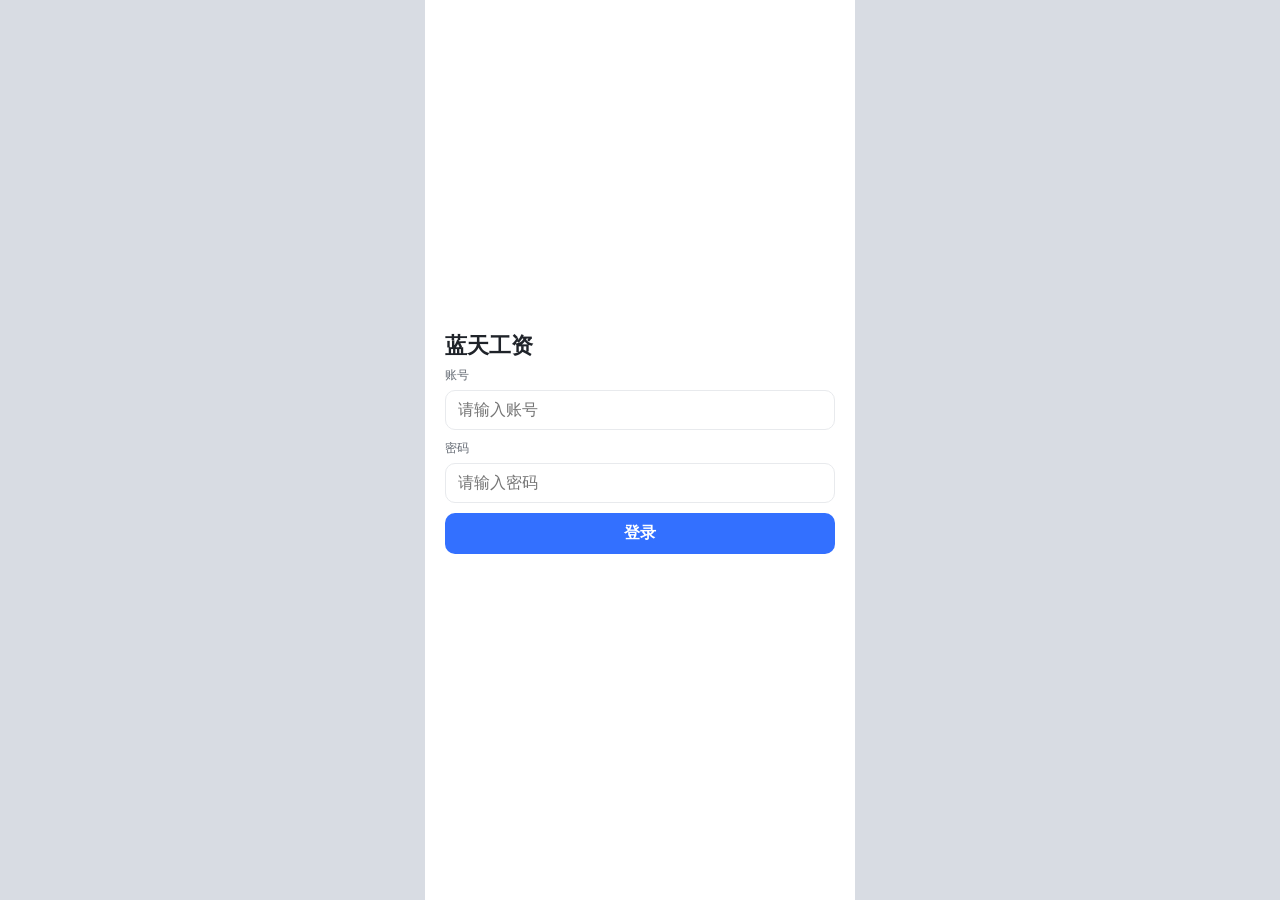
<file: lantian/index.html>
<!DOCTYPE html>
<html lang="zh-CN">
<head>
  <meta charset="UTF-8" />
  <meta name="viewport" content="width=device-width, initial-scale=1, maximum-scale=1, viewport-fit=cover" />
  <title>【卓岩脚轮】工资系统</title>
  <meta name="description" content="请登录您的账号进行工资记录" />
  <meta itemprop="name" content="【卓岩脚轮】工资系统" />
  <meta itemprop="description" content="请登录您的账号进行工资记录" />
  <meta itemprop="image" content="http://test.miocument.cn/lantian/share.jpg" />
  <meta property="og:type" content="website" />
  <meta property="og:title" content="【卓岩脚轮】工资系统" />
  <meta property="og:description" content="请登录您的账号进行工资记录" />
  <meta property="og:url" content="http://test.miocument.cn/lantian/" />
  <meta property="og:image" content="http://test.miocument.cn/lantian/share.jpg" />
  <meta property="og:image:width" content="400" />
  <meta property="og:image:height" content="400" />
  <meta property="og:image:type" content="image/jpeg" />
  <meta name="twitter:card" content="summary" />
  <meta name="twitter:title" content="【卓岩脚轮】工资系统" />
  <meta name="twitter:description" content="请登录您的账号进行工资记录" />
  <meta name="twitter:image" content="http://test.miocument.cn/lantian/share.jpg" />
  <link rel="apple-touch-icon" href="./share.jpg" />
  <link rel="stylesheet" href="./styles.css?v=tabfix1" />
</head>
<body>
  <div id="app" class="phone"></div>
  <script src="./app.js?v=tabfix1"></script>
</body>
</html>
</file>
<file: lantian/styles.css>
:root {
  --blue: #3370ff;
  --blue-soft: #e8f0ff;
  --text: #1f2329;
  --muted: #646a73;
  --line: #e8eaed;
  --bg: #f5f6f7;
  --card: #ffffff;
  --danger: #f54a45;
  --ok: #34c724;
  --radius: 12px;
}

* { box-sizing: border-box; }
html, body {
  margin: 0;
  width: 100%;
  height: 100%;
  overflow: hidden;
  background: #d8dce3;
  font-family: -apple-system, BlinkMacSystemFont, "PingFang SC", "Hiragino Sans GB", "Noto Sans SC", sans-serif;
  color: var(--text);
}
button, input, select, textarea { font: inherit; }
button { cursor: pointer; }

.phone {
  width: min(430px, 100%);
  height: 100%;
  margin: 0 auto;
  background: var(--bg);
  position: relative;
  display: flex;
  flex-direction: column;
  overflow: hidden;
}

.topbar {
  height: 52px;
  flex-shrink: 0;
  display: flex;
  align-items: center;
  justify-content: space-between;
  padding: 0 16px;
  background: #fff;
  border-bottom: 1px solid var(--line);
  position: relative;
  z-index: 20;
}
.topbar h1 { font-size: 17px; margin: 0; font-weight: 650; }
.topbar .sub { color: var(--muted); font-size: 12px; }
.logout-link {
  border: 0;
  background: transparent;
  color: var(--blue);
  font-size: 14px;
  font-weight: 600;
  padding: 0;
}

.page {
  flex: 1;
  min-height: 0;
  overflow-y: auto;
  -webkit-overflow-scrolling: touch;
  padding: 12px 12px calc(12px + env(safe-area-inset-bottom));
}

.card {
  background: var(--card);
  border-radius: var(--radius);
  padding: 14px;
  margin-bottom: 10px;
  box-shadow: 0 1px 2px rgba(31, 35, 41, 0.04);
}
.card h2 { margin: 0 0 10px; font-size: 15px; }

.row {
  display: flex;
  align-items: center;
  justify-content: space-between;
  gap: 8px;
}
.muted { color: var(--muted); font-size: 12px; }
.amount { font-weight: 650; }
.danger { color: var(--danger); }
.ok { color: var(--ok); }

.tabs {
  display: flex;
  gap: 8px;
  margin-bottom: 12px;
  overflow-x: auto;
}
.chip {
  border: 0;
  background: #fff;
  color: var(--muted);
  border-radius: 999px;
  padding: 7px 12px;
  white-space: nowrap;
}
.chip.on {
  background: var(--blue-soft);
  color: var(--blue);
  font-weight: 600;
}

.btn {
  border: 0;
  background: var(--blue);
  color: #fff;
  border-radius: 10px;
  padding: 10px 14px;
  font-weight: 600;
}
.btn.block { width: 100%; }
.btn.ghost {
  background: var(--blue-soft);
  color: var(--blue);
}
.btn.weak {
  background: #f2f3f5;
  color: var(--text);
}
.btn[disabled] { opacity: .45; }

.field { margin-bottom: 10px; }
.field label { display: block; font-size: 12px; color: var(--muted); margin-bottom: 6px; }
.field input, .field select, .field textarea {
  width: 100%;
  border: 1px solid var(--line);
  background: #fff;
  border-radius: 10px;
  padding: 10px 12px;
  outline: none;
}
.field textarea { min-height: 72px; resize: vertical; }

.list-item {
  padding: 12px 0;
  border-bottom: 1px solid var(--line);
}
.list-item:last-child { border-bottom: 0; }
.list-item .title { font-size: 15px; font-weight: 600; }
.tag {
  font-size: 11px;
  padding: 2px 6px;
  border-radius: 6px;
  background: #f2f3f5;
  color: var(--muted);
}
.tag.blue { background: var(--blue-soft); color: var(--blue); }
.tag.red { background: #ffece8; color: var(--danger); }
.tag.green { background: #e8ffea; color: var(--ok); }

.tabbar {
  flex-shrink: 0;
  min-height: 56px;
  background: #fff;
  border-top: 1px solid var(--line);
  display: flex;
  padding-top: 8px;
  padding-bottom: calc(8px + env(safe-area-inset-bottom, 0px));
  z-index: 30;
}
.tabbar button {
  flex: 1;
  border: 0;
  background: transparent;
  color: var(--muted);
  display: flex;
  flex-direction: column;
  align-items: center;
  justify-content: center;
  gap: 4px;
  font-size: 11px;
}
.tabbar button.on { color: var(--blue); font-weight: 650; }
.tabbar .ico { font-size: 18px; line-height: 1; display: flex; align-items: center; justify-content: center; height: 20px; }
.tabbar .ico-svg { width: 20px; height: 20px; fill: currentColor; }

.empty {
  text-align: center;
  color: var(--muted);
  padding: 36px 12px;
  font-size: 13px;
}

.toast {
  position: fixed;
  left: 50%;
  bottom: 96px;
  transform: translateX(-50%);
  background: rgba(31,35,41,.92);
  color: #fff;
  padding: 8px 12px;
  border-radius: 8px;
  font-size: 13px;
  z-index: 50;
}

.login {
  flex: 1;
  min-height: 0;
  display: flex;
  flex-direction: column;
  justify-content: center;
  padding: 24px 20px 40px;
  background: #fff;
  overflow-y: auto;
}
.brand { font-size: 22px; font-weight: 700; margin-bottom: 6px; }
.hint { color: var(--muted); margin-bottom: 24px; font-size: 13px; }

.summary {
  display: grid;
  grid-template-columns: 1fr 1fr;
  gap: 8px;
  margin-bottom: 12px;
}
.summary .cell {
  background: #fff;
  border-radius: 12px;
  padding: 12px;
}
@media print {
  html, body { height: auto; overflow: visible; }
  .tabbar, .topbar, #backPay, #printBtn, .btn { display: none !important; }
  .phone { width: 100%; height: auto; background: #fff; display: block; overflow: visible; }
  .page { padding: 0; overflow: visible; min-height: 0; }
}
</file>
